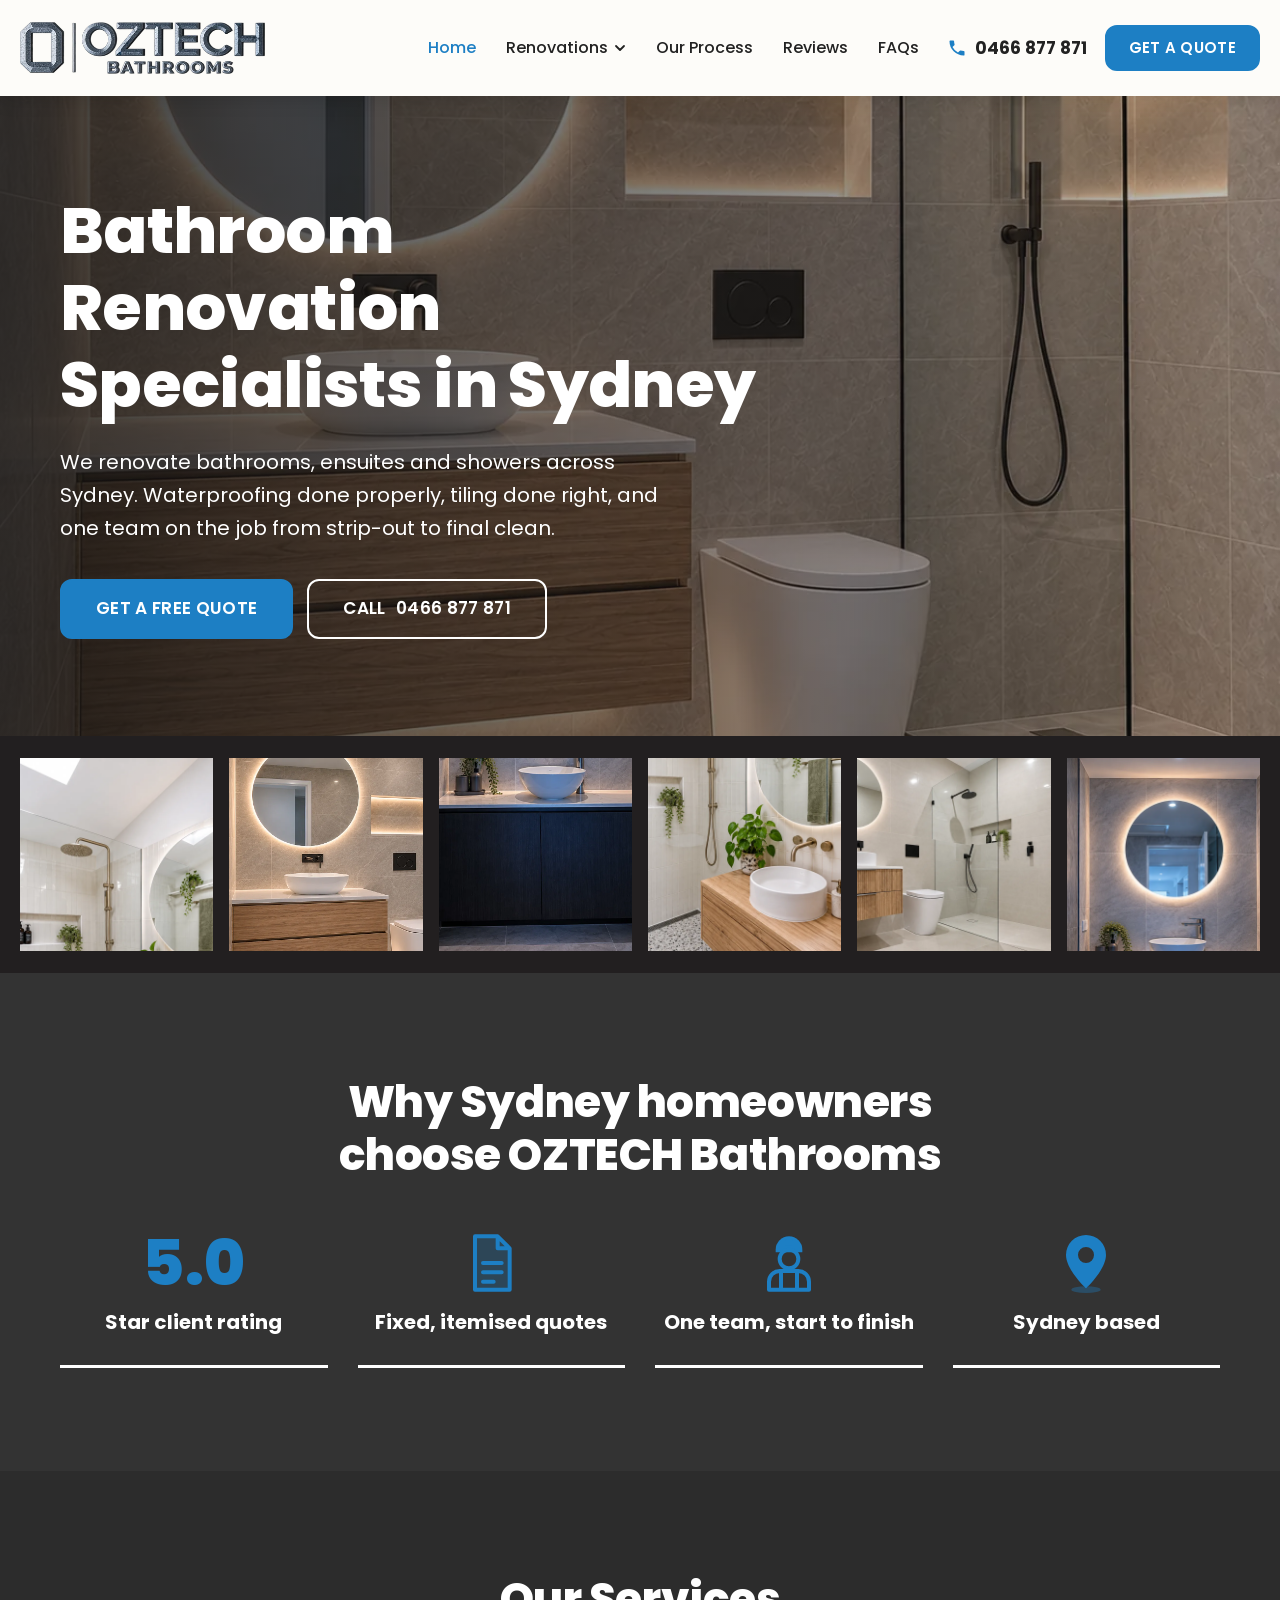
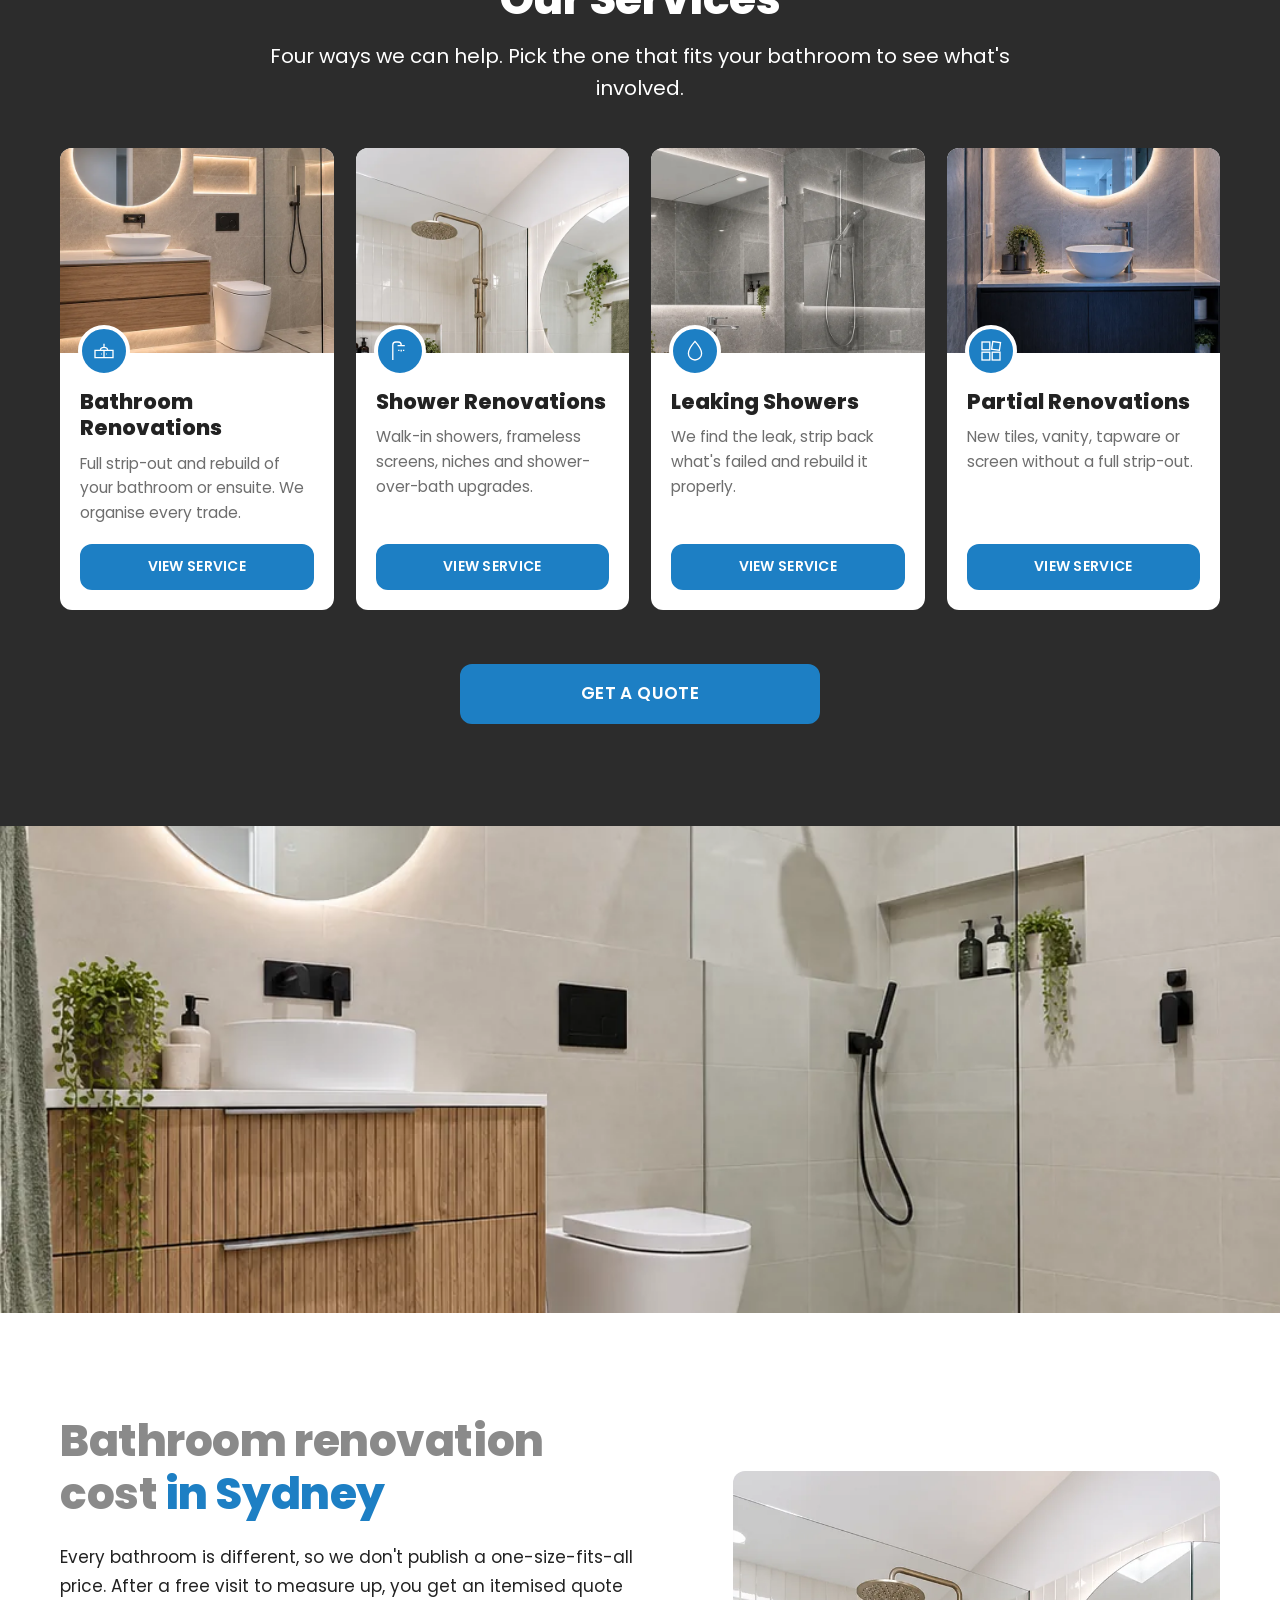
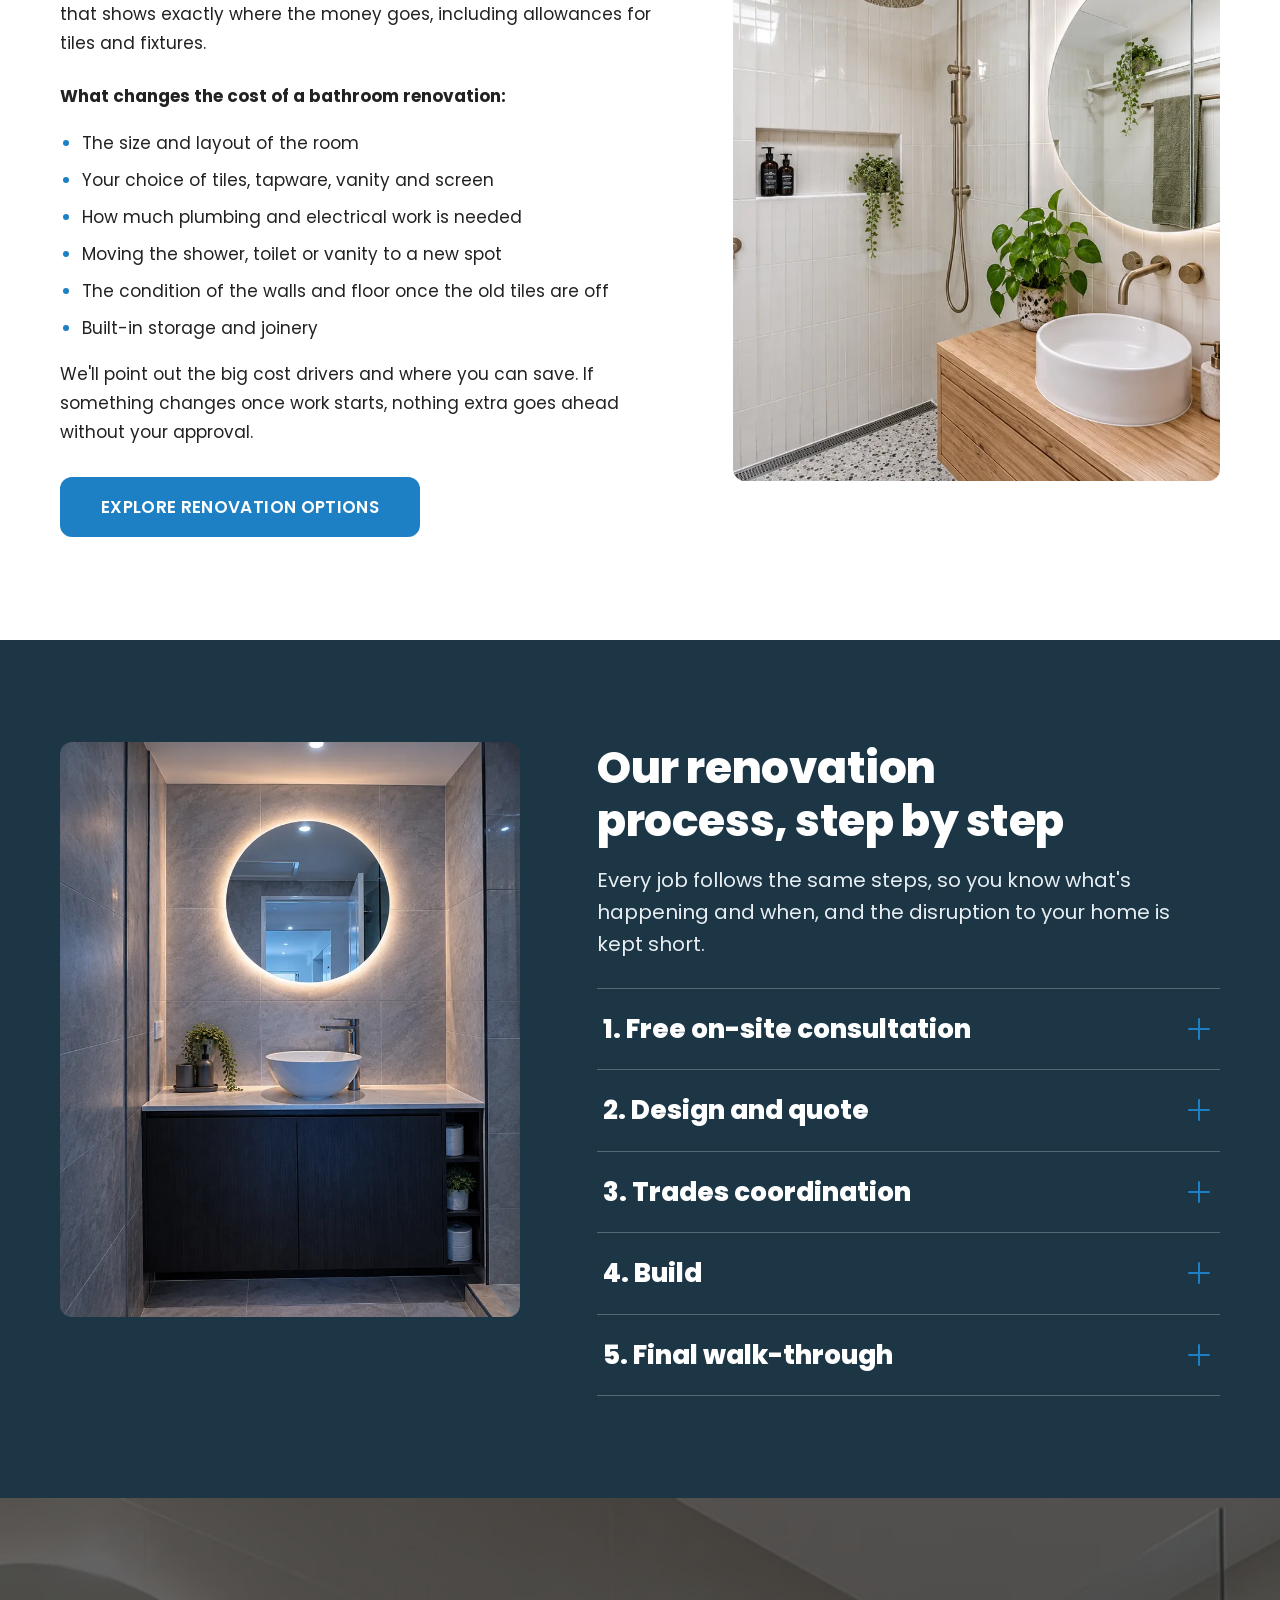
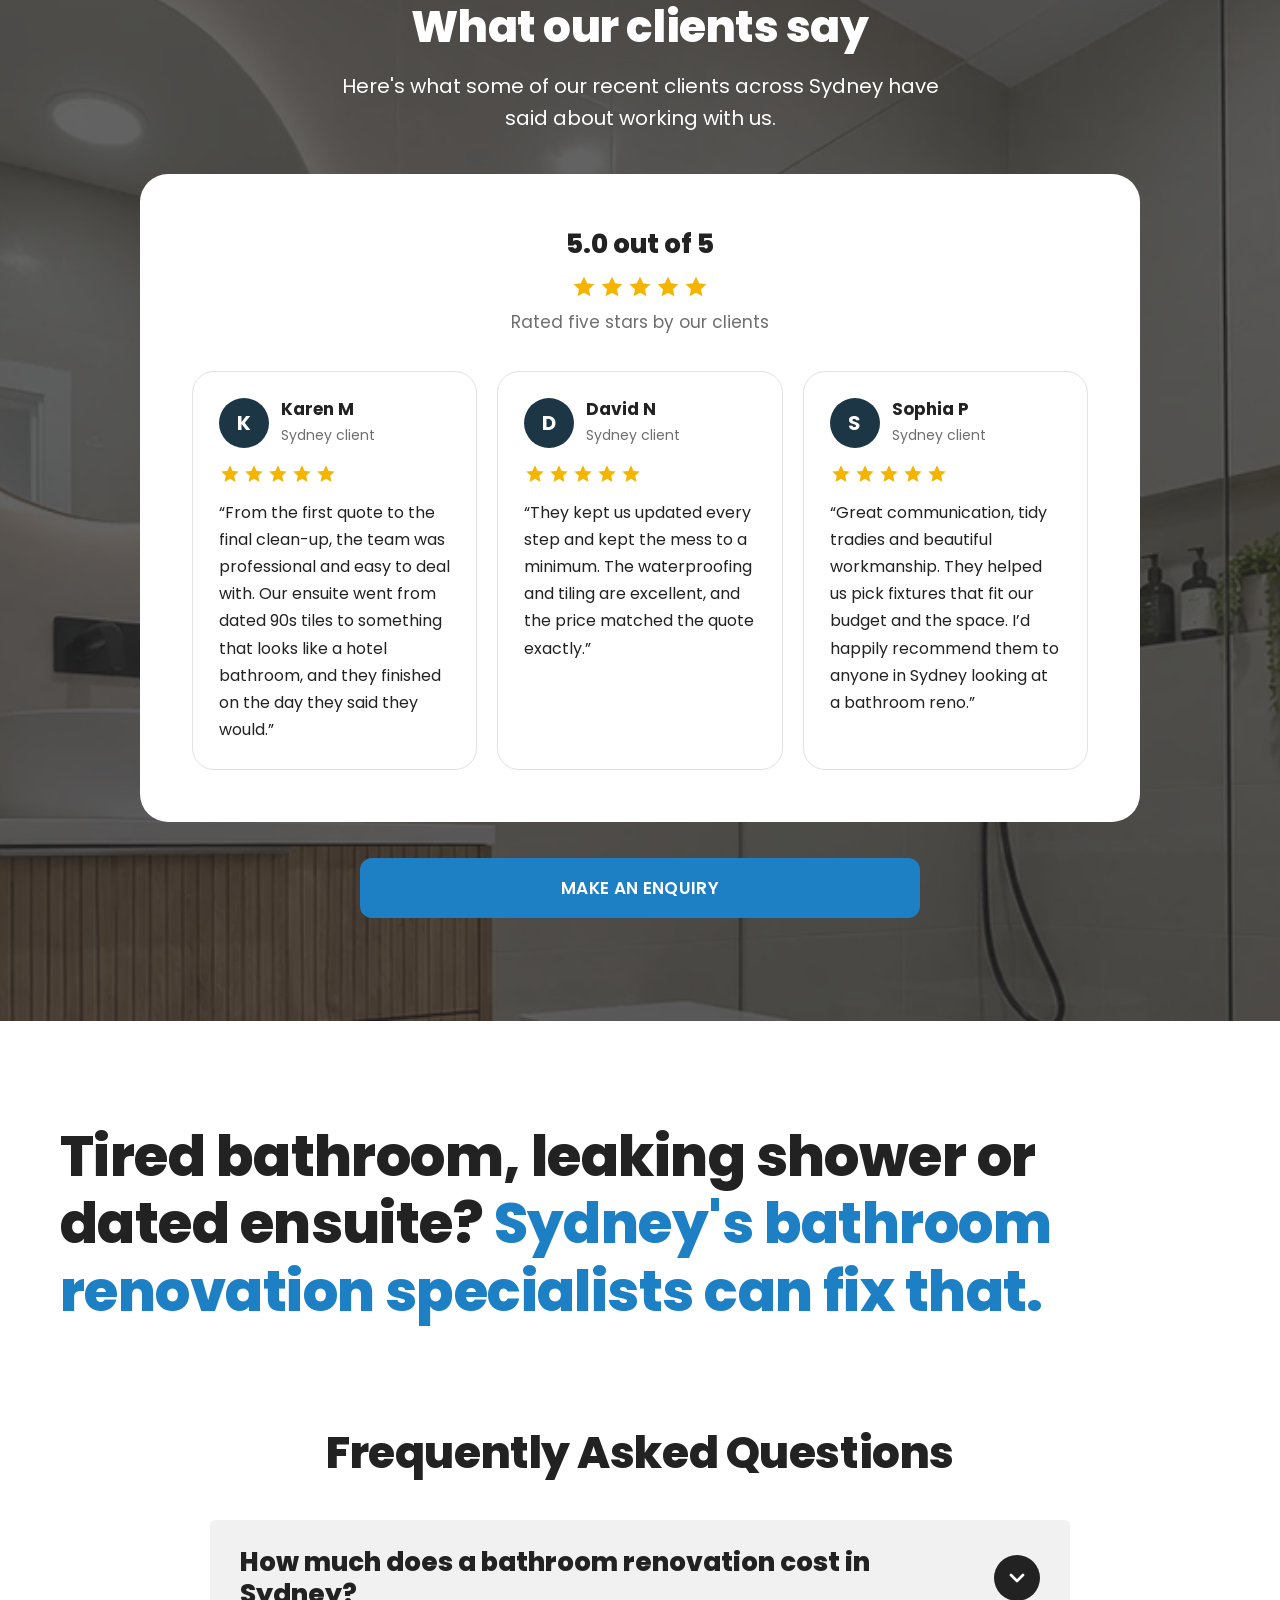
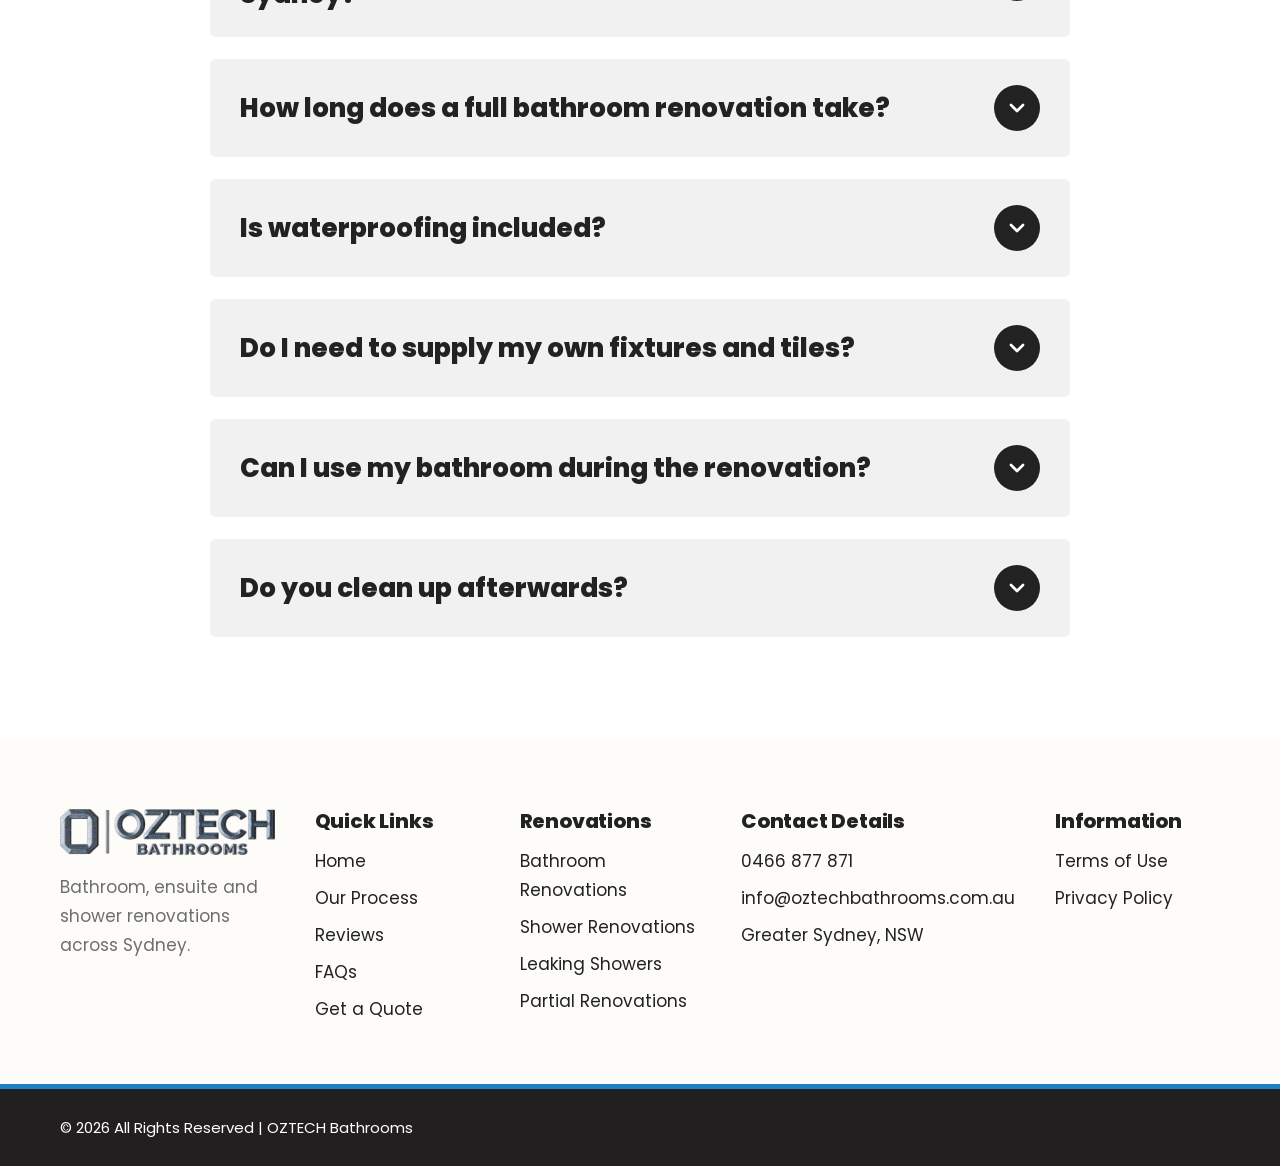
<file: index.html>
<!doctype html>
<html lang="en-AU" class="no-js">
<head>
<meta charset="utf-8">
<meta name="viewport" content="width=device-width, initial-scale=1, viewport-fit=cover">
<title>OZTECH Bathrooms | Bathroom Renovations Sydney</title>
<meta name="description" content="OZTECH Bathrooms: bathroom, ensuite and shower renovations in Sydney. Leaking shower repairs, waterproofing and partial renovations. Fixed, itemised quotes.">
<meta name="theme-color" content="#fdfcf9">
<meta property="og:type" content="website">
<meta property="og:site_name" content="OZTECH Bathrooms">
<meta property="og:title" content="OZTECH Bathrooms | Bathroom Renovations Sydney">
<meta property="og:description" content="OZTECH Bathrooms: bathroom, ensuite and shower renovations in Sydney. Leaking shower repairs, waterproofing and partial renovations. Fixed, itemised quotes.">
<meta property="og:image" content="assets/img/og-image.jpg">
<meta property="og:locale" content="en_AU">
<meta name="twitter:card" content="summary_large_image">
<link rel="icon" href="favicon.ico" sizes="32x32">
<link rel="apple-touch-icon" href="assets/img/apple-touch-icon.png">
<link rel="preconnect" href="https://fonts.googleapis.com">
<link rel="preconnect" href="https://fonts.gstatic.com" crossorigin>
<link rel="stylesheet" href="https://fonts.googleapis.com/css2?family=Poppins:wght@400;500;600;700;800&display=swap">
<link rel="stylesheet" href="assets/css/styles.css">
<script type="application/ld+json">{"@context": "https://schema.org", "@type": "HomeAndConstructionBusiness", "name": "OZTECH Bathrooms", "description": "Sydney bathroom renovation specialists: complete bathroom and ensuite renovations, shower renovations, leaking shower repairs and partial renovations.", "image": "assets/img/og-image.jpg", "logo": "assets/img/oztech-logo-960.png", "telephone": "+61466877871", "email": "info@oztechbathrooms.com.au", "address": {"@type": "PostalAddress", "addressLocality": "Sydney", "addressRegion": "NSW", "addressCountry": "AU"}, "areaServed": {"@type": "City", "name": "Sydney"}, "makesOffer": [{"@type": "Offer", "itemOffered": {"@type": "Service", "name": "Bathroom Renovations"}}, {"@type": "Offer", "itemOffered": {"@type": "Service", "name": "Shower Renovations"}}, {"@type": "Offer", "itemOffered": {"@type": "Service", "name": "Leaking Showers"}}, {"@type": "Offer", "itemOffered": {"@type": "Service", "name": "Partial Renovations"}}]}</script>
</head>
<body>
<a class="skip-link" href="#main">Skip to content</a>
<header class="site-header">
  <div class="header-inner">
    <a class="header-call" href="tel:+61466877871" data-biz-href="tel" aria-label="Call OZTECH Bathrooms"><svg viewBox="0 0 24 24" aria-hidden="true"><path fill="currentColor" d="M6.6 10.8a15.1 15.1 0 006.6 6.6l2.2-2.2a1 1 0 011-.25 11.4 11.4 0 003.6.57 1 1 0 011 1V20a1 1 0 01-1 1A17 17 0 013 4a1 1 0 011-1h3.5a1 1 0 011 1c0 1.25.2 2.45.57 3.57a1 1 0 01-.25 1z"/></svg></a>
    <a class="brand" href="index.html" aria-label="OZTECH Bathrooms home">
      <picture>
        <source srcset="assets/img/oztech-logo-480.webp 480w, assets/img/oztech-logo-960.webp 960w" sizes="220px" type="image/webp">
        <img src="assets/img/oztech-logo-480.png" alt="OZTECH Bathrooms" width="480" height="102" data-biz-img="logo">
      </picture>
    </a>
    <nav class="nav" aria-label="Primary">
      <ul>
        <li><a href="index.html" aria-current="page">Home</a></li>
        <li class="has-menu">
          <button class="nav-link" type="button" aria-expanded="false" aria-haspopup="true">Renovations <svg class="chev" viewBox="0 0 12 12" aria-hidden="true"><path d="M2 4l4 4 4-4" fill="none" stroke="currentColor" stroke-width="1.8" stroke-linecap="round" stroke-linejoin="round"/></svg></button>
          <ul class="menu"><li><a href="bathroom-renovations.html">Bathroom Renovations</a></li><li><a href="shower-renovations.html">Shower Renovations</a></li><li><a href="leaking-showers.html">Leaking Showers</a></li><li><a href="partial-renovations.html">Partial Renovations</a></li></ul>
        </li>
        <li><a href="#process">Our Process</a></li>
        <li><a href="#reviews">Reviews</a></li>
        <li><a href="#faq">FAQs</a></li>
      </ul>
    </nav>
    <div class="header-actions">
      <a class="header-phone" href="tel:+61466877871" data-biz-href="tel"><svg viewBox="0 0 24 24" aria-hidden="true"><path fill="currentColor" d="M6.6 10.8a15.1 15.1 0 006.6 6.6l2.2-2.2a1 1 0 011-.25 11.4 11.4 0 003.6.57 1 1 0 011 1V20a1 1 0 01-1 1A17 17 0 013 4a1 1 0 011-1h3.5a1 1 0 011 1c0 1.25.2 2.45.57 3.57a1 1 0 01-.25 1z"/></svg><span data-biz="phone">0466 877 871</span></a>
      <a class="btn btn--sm" href="get-a-quote.html">Get a Quote</a>
    </div>
    <button class="nav-toggle" type="button" aria-expanded="false" aria-controls="drawer" aria-label="Open menu"><svg viewBox="0 0 24 24" aria-hidden="true"><path d="M3 6h18M3 12h18M3 18h18" stroke="currentColor" stroke-width="2" stroke-linecap="round"/></svg></button>
  </div>
</header>

<div class="drawer" id="drawer" aria-hidden="true">
  <div class="drawer-top"><span>Menu</span><button class="drawer-close" type="button" aria-label="Close menu"><svg viewBox="0 0 24 24" aria-hidden="true"><path d="M5 5l14 14M19 5L5 19" stroke="currentColor" stroke-width="2" stroke-linecap="round"/></svg></button></div>
  <p class="drawer-label">Our Services</p>
  <ul class="drawer-list drawer-list--svc">
    <li><a href="bathroom-renovations.html"><span class="svc-bar__icon"><svg viewBox="0 0 20 20" fill="none" stroke="currentColor" stroke-width="1.1" aria-hidden="true"><path d="M2.5 9.5h15v6h-15zM10 9.5v6M7.5 12.5h.5M12 12.5h.5M7 9.5c0-1.5 1.3-2.5 3-2.5s3 1 3 2.5M10 4v3"/></svg></span>Bathroom Renovations</a></li><li><a href="shower-renovations.html"><span class="svc-bar__icon"><svg viewBox="0 0 20 20" fill="none" stroke="currentColor" stroke-width="1.1" aria-hidden="true"><path d="M4 17.5V5a2.5 2.5 0 012.5-2.5h2A2.5 2.5 0 0111 5v.5"/><path d="M8 5.5h6M9 9v1M11 9v1.5M13 9v1"/></svg></span>Shower Renovations</a></li><li><a href="leaking-showers.html"><span class="svc-bar__icon"><svg viewBox="0 0 20 20" fill="none" stroke="currentColor" stroke-width="1.1" aria-hidden="true"><path d="M10 2s5.5 6.2 5.5 10a5.5 5.5 0 01-11 0C4.5 8.2 10 2 10 2z"/></svg></span>Leaking Showers</a></li><li><a href="partial-renovations.html"><span class="svc-bar__icon"><svg viewBox="0 0 20 20" fill="none" stroke="currentColor" stroke-width="1.1" aria-hidden="true"><rect x="2.5" y="2.5" width="6.5" height="6.5"/><rect x="11" y="2.5" width="6.5" height="6.5" transform="rotate(8 14.25 5.75)"/><rect x="2.5" y="11" width="6.5" height="6.5"/><rect x="11" y="11" width="6.5" height="6.5"/></svg></span>Partial Renovations</a></li>
  </ul>
  <p class="drawer-label">More</p>
  <ul class="drawer-list">
    <li><a href="index.html">Home</a></li>
    <li><a href="#process">Our Process</a></li>
    <li><a href="#reviews">Reviews</a></li>
    <li><a href="#faq">FAQs</a></li>
  </ul>
  <div class="drawer-foot">
    <a class="btn btn--block" href="get-a-quote.html">Get a Free Quote</a>
    <a class="btn btn--outline btn--block" href="tel:+61466877871" data-biz-href="tel">Call <span data-biz="phone">0466 877 871</span></a>
  </div>
</div>

<main id="main">

<section class="hero" aria-labelledby="hero-title">
  <img class="hero-bg" src="assets/img/slots/home-hero-1600.webp" srcset="assets/img/slots/home-hero-800.webp 800w, assets/img/slots/home-hero-1600.webp 1600w" sizes="100vw" alt="Modern bathroom with a walk-in shower and large-format wall tiles" width="1600" height="900" fetchpriority="high" decoding="async">
  <div class="wrap hero-inner">
    <h1 id="hero-title">Bathroom Renovation Specialists in Sydney</h1>
    <p>We renovate bathrooms, ensuites and showers across Sydney. Waterproofing done properly, tiling done right, and one team on the job from strip-out to final clean.</p>
    <div class="actions">
      <a class="btn" href="get-a-quote.html">Get a Free Quote</a>
      <a class="btn btn--outline-light" href="tel:+61466877871" data-biz-href="tel">Call <span data-biz="phone">0466 877 871</span></a>
    </div>
  </div>
</section>

<div class="strip" aria-hidden="true"><ul><li><img src="assets/img/slots/strip-1-1600.webp" srcset="assets/img/slots/strip-1-800.webp 800w, assets/img/slots/strip-1-1600.webp 1600w" sizes="(max-width: 720px) 40vw, 17vw" alt="" width="1600" height="1600" loading="lazy" decoding="async"></li><li><img src="assets/img/slots/strip-2-1600.webp" srcset="assets/img/slots/strip-2-800.webp 800w, assets/img/slots/strip-2-1600.webp 1600w" sizes="(max-width: 720px) 40vw, 17vw" alt="" width="1600" height="1600" loading="lazy" decoding="async"></li><li><img src="assets/img/slots/strip-3-1600.webp" srcset="assets/img/slots/strip-3-800.webp 800w, assets/img/slots/strip-3-1600.webp 1600w" sizes="(max-width: 720px) 40vw, 17vw" alt="" width="1600" height="1600" loading="lazy" decoding="async"></li><li><img src="assets/img/slots/strip-4-1600.webp" srcset="assets/img/slots/strip-4-800.webp 800w, assets/img/slots/strip-4-1600.webp 1600w" sizes="(max-width: 720px) 40vw, 17vw" alt="" width="1600" height="1600" loading="lazy" decoding="async"></li><li><img src="assets/img/slots/strip-5-1600.webp" srcset="assets/img/slots/strip-5-800.webp 800w, assets/img/slots/strip-5-1600.webp 1600w" sizes="(max-width: 720px) 40vw, 17vw" alt="" width="1600" height="1600" loading="lazy" decoding="async"></li><li><img src="assets/img/slots/strip-6-1600.webp" srcset="assets/img/slots/strip-6-800.webp 800w, assets/img/slots/strip-6-1600.webp 1600w" sizes="(max-width: 720px) 40vw, 17vw" alt="" width="1600" height="1600" loading="lazy" decoding="async"></li></ul></div>

<section class="band band--charcoal why" aria-labelledby="why-title">
  <div class="wrap">
    <h2 id="why-title" class="center">Why Sydney homeowners choose OZTECH Bathrooms</h2>
    <ul class="why-grid">
      <li><span class="why-num">5.0</span><strong>Star client rating</strong></li>
      <li><span class="why-icon"><svg viewBox="0 0 48 48" aria-hidden="true"><path fill="currentColor" d="M12 4h17l9 9v31H12z" opacity=".25"/><path fill="none" stroke="currentColor" stroke-width="3" stroke-linejoin="round" d="M12 4h17l9 9v31H12zM29 4v9h9"/><path stroke="currentColor" stroke-width="3" stroke-linecap="round" d="M18 24h14M18 31h14M18 38h8"/></svg></span><strong>Fixed, itemised quotes</strong></li>
      <li><span class="why-icon"><svg viewBox="0 0 48 48" aria-hidden="true"><path fill="currentColor" d="M14 14a10 10 0 0120 0v2H14z"/><rect x="21" y="6" width="6" height="5" rx="1" fill="currentColor"/><circle cx="24" cy="21" r="7" fill="none" stroke="currentColor" stroke-width="3"/><path fill="none" stroke="currentColor" stroke-width="3" stroke-linejoin="round" d="M9 44v-6a8 8 0 018-8h14a8 8 0 018 8v6zM18 30v14M30 30v14"/></svg></span><strong>One team, start to finish</strong></li>
      <li><span class="why-icon"><svg viewBox="0 0 48 48" aria-hidden="true"><path fill="currentColor" d="M24 3a15 15 0 00-15 15c0 11 15 25 15 25s15-14 15-25A15 15 0 0024 3zm0 21a6 6 0 110-12 6 6 0 010 12z"/><ellipse cx="24" cy="44" rx="11" ry="2.5" fill="currentColor" opacity=".35"/></svg></span><strong>Sydney based</strong></li>
    </ul>
  </div>
</section>

<section class="band band--charcoal-2" id="services" aria-labelledby="services-title">
  <div class="wrap">
    <div class="intro intro--center">
      <h2 id="services-title">Our Services</h2>
      <p class="lead">Four ways we can help. Pick the one that fits your bathroom to see what's involved.</p>
    </div>
    <div class="svc-cards"><a class="svc-card" href="bathroom-renovations.html">
          <span class="svc-card__img"><img src="assets/img/slots/svc-bathroom-1600.webp" srcset="assets/img/slots/svc-bathroom-800.webp 800w, assets/img/slots/svc-bathroom-1600.webp 1600w" sizes="(max-width: 640px) 100vw, (max-width: 1100px) 50vw, 25vw" alt="" width="1600" height="1000" loading="lazy" decoding="async"><span class="svc-card__icon"><svg viewBox="0 0 20 20" fill="none" stroke="currentColor" stroke-width="1.1" aria-hidden="true"><path d="M2.5 9.5h15v6h-15zM10 9.5v6M7.5 12.5h.5M12 12.5h.5M7 9.5c0-1.5 1.3-2.5 3-2.5s3 1 3 2.5M10 4v3"/></svg></span></span>
          <span class="svc-card__body">
            <strong>Bathroom Renovations</strong>
            <span>Full strip-out and rebuild of your bathroom or ensuite. We organise every trade.</span>
            <span class="btn btn--sm btn--block">View service</span>
          </span>
        </a><a class="svc-card" href="shower-renovations.html">
          <span class="svc-card__img"><img src="assets/img/slots/svc-shower-1600.webp" srcset="assets/img/slots/svc-shower-800.webp 800w, assets/img/slots/svc-shower-1600.webp 1600w" sizes="(max-width: 640px) 100vw, (max-width: 1100px) 50vw, 25vw" alt="" width="1600" height="1000" loading="lazy" decoding="async"><span class="svc-card__icon"><svg viewBox="0 0 20 20" fill="none" stroke="currentColor" stroke-width="1.1" aria-hidden="true"><path d="M4 17.5V5a2.5 2.5 0 012.5-2.5h2A2.5 2.5 0 0111 5v.5"/><path d="M8 5.5h6M9 9v1M11 9v1.5M13 9v1"/></svg></span></span>
          <span class="svc-card__body">
            <strong>Shower Renovations</strong>
            <span>Walk-in showers, frameless screens, niches and shower-over-bath upgrades.</span>
            <span class="btn btn--sm btn--block">View service</span>
          </span>
        </a><a class="svc-card" href="leaking-showers.html">
          <span class="svc-card__img"><img src="assets/img/slots/svc-leaking-1600.webp" srcset="assets/img/slots/svc-leaking-800.webp 800w, assets/img/slots/svc-leaking-1600.webp 1600w" sizes="(max-width: 640px) 100vw, (max-width: 1100px) 50vw, 25vw" alt="" width="1600" height="1000" loading="lazy" decoding="async"><span class="svc-card__icon"><svg viewBox="0 0 20 20" fill="none" stroke="currentColor" stroke-width="1.1" aria-hidden="true"><path d="M10 2s5.5 6.2 5.5 10a5.5 5.5 0 01-11 0C4.5 8.2 10 2 10 2z"/></svg></span></span>
          <span class="svc-card__body">
            <strong>Leaking Showers</strong>
            <span>We find the leak, strip back what's failed and rebuild it properly.</span>
            <span class="btn btn--sm btn--block">View service</span>
          </span>
        </a><a class="svc-card" href="partial-renovations.html">
          <span class="svc-card__img"><img src="assets/img/slots/svc-partial-1600.webp" srcset="assets/img/slots/svc-partial-800.webp 800w, assets/img/slots/svc-partial-1600.webp 1600w" sizes="(max-width: 640px) 100vw, (max-width: 1100px) 50vw, 25vw" alt="" width="1600" height="1000" loading="lazy" decoding="async"><span class="svc-card__icon"><svg viewBox="0 0 20 20" fill="none" stroke="currentColor" stroke-width="1.1" aria-hidden="true"><rect x="2.5" y="2.5" width="6.5" height="6.5"/><rect x="11" y="2.5" width="6.5" height="6.5" transform="rotate(8 14.25 5.75)"/><rect x="2.5" y="11" width="6.5" height="6.5"/><rect x="11" y="11" width="6.5" height="6.5"/></svg></span></span>
          <span class="svc-card__body">
            <strong>Partial Renovations</strong>
            <span>New tiles, vanity, tapware or screen without a full strip-out.</span>
            <span class="btn btn--sm btn--block">View service</span>
          </span>
        </a></div>
    <div class="actions"><a class="btn btn--wide" href="get-a-quote.html">Get a Quote</a></div>
  </div>
</section>

<div class="photo-band"><img src="assets/img/slots/band-1600.webp" srcset="assets/img/slots/band-800.webp 800w, assets/img/slots/band-1600.webp 1600w" sizes="100vw" alt="Bright modern bathroom with a freestanding bath and walk-in shower" width="1600" height="686" loading="lazy" decoding="async"></div>

<section class="band band--white" aria-labelledby="cost-title">
  <div class="wrap split">
    <div class="prose-block">
      <h2 id="cost-title" class="h-muted">Bathroom renovation cost <span class="accent">in Sydney</span></h2>
      <p>Every bathroom is different, so we don't publish a one-size-fits-all price. After a free visit to measure up, you get an itemised quote that shows exactly where the money goes, including allowances for tiles and fixtures.</p>
      <p class="sub">What changes the cost of a bathroom renovation:</p>
      <ul class="bullets">
        <li>The size and layout of the room</li>
        <li>Your choice of tiles, tapware, vanity and screen</li>
        <li>How much plumbing and electrical work is needed</li>
        <li>Moving the shower, toilet or vanity to a new spot</li>
        <li>The condition of the walls and floor once the old tiles are off</li>
        <li>Built-in storage and joinery</li>
      </ul>
      <p>We'll point out the big cost drivers and where you can save. If something changes once work starts, nothing extra goes ahead without your approval.</p>
      <a class="btn btn--wide" href="#services">Explore Renovation Options</a>
    </div>
    <div class="split-img"><img src="assets/img/slots/cost-1600.webp" srcset="assets/img/slots/cost-800.webp 800w, assets/img/slots/cost-1600.webp 1600w" sizes="(max-width: 900px) 100vw, 40vw" alt="Wall-hung timber vanity with a round mirror and matte black tapware" width="1600" height="2000" loading="lazy" decoding="async"></div>
  </div>
</section>

<section class="band band--navy" id="process" aria-labelledby="process-title">
  <div class="wrap split split--top">
    <div class="split-img"><img src="assets/img/slots/process-1600.webp" srcset="assets/img/slots/process-800.webp 800w, assets/img/slots/process-1600.webp 1600w" sizes="(max-width: 900px) 100vw, 40vw" alt="Modern vanity with a vessel basin and wall mixer" width="1600" height="2000" loading="lazy" decoding="async"></div>
    <div>
      <h2 id="process-title">Our renovation process, step by step</h2>
      <p class="lead">Every job follows the same steps, so you know what's happening and when, and the disruption to your home is kept short.</p>
      <div class="steps"><details><summary><span>1. Free on-site consultation</span><svg class="plus" viewBox="0 0 24 24" aria-hidden="true"><path d="M12 4v16M4 12h16" stroke="currentColor" stroke-width="1.6" stroke-linecap="round"/></svg></summary><p>We come to you, measure up and talk through what you want, what's possible in the space and roughly what it will involve.</p></details><details><summary><span>2. Design and quote</span><svg class="plus" viewBox="0 0 24 24" aria-hidden="true"><path d="M12 4v16M4 12h16" stroke="currentColor" stroke-width="1.6" stroke-linecap="round"/></svg></summary><p>You get an itemised quote with allowances for tiles and fixtures, plus help choosing finishes that suit your budget.</p></details><details><summary><span>3. Trades coordination</span><svg class="plus" viewBox="0 0 24 24" aria-hidden="true"><path d="M12 4v16M4 12h16" stroke="currentColor" stroke-width="1.6" stroke-linecap="round"/></svg></summary><p>We book the plumber, electrician, waterproofer and tiler in the right order, so you're not chasing anyone.</p></details><details><summary><span>4. Build</span><svg class="plus" viewBox="0 0 24 24" aria-hidden="true"><path d="M12 4v16M4 12h16" stroke="currentColor" stroke-width="1.6" stroke-linecap="round"/></svg></summary><p>Strip-out, rough-in, waterproofing, tiling and fit-off, with updates from us as each stage is finished.</p></details><details><summary><span>5. Final walk-through</span><svg class="plus" viewBox="0 0 24 24" aria-hidden="true"><path d="M12 4v16M4 12h16" stroke="currentColor" stroke-width="1.6" stroke-linecap="round"/></svg></summary><p>We go over the finished bathroom with you, sort out anything that isn't right and leave the place clean.</p></details></div>
    </div>
  </div>
</section>

<section class="reviews" id="reviews" aria-labelledby="reviews-title">
  <img class="reviews-bg" src="assets/img/slots/reviews-bg-1600.webp" srcset="assets/img/slots/reviews-bg-800.webp 800w, assets/img/slots/reviews-bg-1600.webp 1600w" sizes="100vw" alt="" width="1600" height="900" loading="lazy" decoding="async">
  <div class="wrap reviews-inner">
    <h2 id="reviews-title" class="center">What our clients say</h2>
    <p class="lead center">Here's what some of our recent clients across Sydney have said about working with us.</p>
    <div class="review-box">
      <div class="rating">
        <strong>5.0 out of 5</strong>
        <span class="stars" role="img" aria-label="5 out of 5 stars"><svg viewBox="0 0 24 24" aria-hidden="true"><path fill="currentColor" d="M12 2.5l2.9 6.1 6.6.8-4.9 4.6 1.3 6.6L12 17.3l-5.9 3.3 1.3-6.6-4.9-4.6 6.6-.8z"/></svg><svg viewBox="0 0 24 24" aria-hidden="true"><path fill="currentColor" d="M12 2.5l2.9 6.1 6.6.8-4.9 4.6 1.3 6.6L12 17.3l-5.9 3.3 1.3-6.6-4.9-4.6 6.6-.8z"/></svg><svg viewBox="0 0 24 24" aria-hidden="true"><path fill="currentColor" d="M12 2.5l2.9 6.1 6.6.8-4.9 4.6 1.3 6.6L12 17.3l-5.9 3.3 1.3-6.6-4.9-4.6 6.6-.8z"/></svg><svg viewBox="0 0 24 24" aria-hidden="true"><path fill="currentColor" d="M12 2.5l2.9 6.1 6.6.8-4.9 4.6 1.3 6.6L12 17.3l-5.9 3.3 1.3-6.6-4.9-4.6 6.6-.8z"/></svg><svg viewBox="0 0 24 24" aria-hidden="true"><path fill="currentColor" d="M12 2.5l2.9 6.1 6.6.8-4.9 4.6 1.3 6.6L12 17.3l-5.9 3.3 1.3-6.6-4.9-4.6 6.6-.8z"/></svg></span>
        <span>Rated five stars by our clients</span>
      </div>
      <div class="carousel" data-carousel>
        <div class="carousel-track"><figure class="review-card">
        <figcaption><span class="avatar" aria-hidden="true">K</span><span><strong>Karen M</strong><small>Sydney client</small></span></figcaption>
        <span class="stars" role="img" aria-label="5 out of 5 stars"><svg viewBox="0 0 24 24" aria-hidden="true"><path fill="currentColor" d="M12 2.5l2.9 6.1 6.6.8-4.9 4.6 1.3 6.6L12 17.3l-5.9 3.3 1.3-6.6-4.9-4.6 6.6-.8z"/></svg><svg viewBox="0 0 24 24" aria-hidden="true"><path fill="currentColor" d="M12 2.5l2.9 6.1 6.6.8-4.9 4.6 1.3 6.6L12 17.3l-5.9 3.3 1.3-6.6-4.9-4.6 6.6-.8z"/></svg><svg viewBox="0 0 24 24" aria-hidden="true"><path fill="currentColor" d="M12 2.5l2.9 6.1 6.6.8-4.9 4.6 1.3 6.6L12 17.3l-5.9 3.3 1.3-6.6-4.9-4.6 6.6-.8z"/></svg><svg viewBox="0 0 24 24" aria-hidden="true"><path fill="currentColor" d="M12 2.5l2.9 6.1 6.6.8-4.9 4.6 1.3 6.6L12 17.3l-5.9 3.3 1.3-6.6-4.9-4.6 6.6-.8z"/></svg><svg viewBox="0 0 24 24" aria-hidden="true"><path fill="currentColor" d="M12 2.5l2.9 6.1 6.6.8-4.9 4.6 1.3 6.6L12 17.3l-5.9 3.3 1.3-6.6-4.9-4.6 6.6-.8z"/></svg></span>
        <blockquote>&ldquo;From the first quote to the final clean-up, the team was professional and easy to deal with. Our ensuite went from dated 90s tiles to something that looks like a hotel bathroom, and they finished on the day they said they would.&rdquo;</blockquote>
      </figure><figure class="review-card">
        <figcaption><span class="avatar" aria-hidden="true">D</span><span><strong>David N</strong><small>Sydney client</small></span></figcaption>
        <span class="stars" role="img" aria-label="5 out of 5 stars"><svg viewBox="0 0 24 24" aria-hidden="true"><path fill="currentColor" d="M12 2.5l2.9 6.1 6.6.8-4.9 4.6 1.3 6.6L12 17.3l-5.9 3.3 1.3-6.6-4.9-4.6 6.6-.8z"/></svg><svg viewBox="0 0 24 24" aria-hidden="true"><path fill="currentColor" d="M12 2.5l2.9 6.1 6.6.8-4.9 4.6 1.3 6.6L12 17.3l-5.9 3.3 1.3-6.6-4.9-4.6 6.6-.8z"/></svg><svg viewBox="0 0 24 24" aria-hidden="true"><path fill="currentColor" d="M12 2.5l2.9 6.1 6.6.8-4.9 4.6 1.3 6.6L12 17.3l-5.9 3.3 1.3-6.6-4.9-4.6 6.6-.8z"/></svg><svg viewBox="0 0 24 24" aria-hidden="true"><path fill="currentColor" d="M12 2.5l2.9 6.1 6.6.8-4.9 4.6 1.3 6.6L12 17.3l-5.9 3.3 1.3-6.6-4.9-4.6 6.6-.8z"/></svg><svg viewBox="0 0 24 24" aria-hidden="true"><path fill="currentColor" d="M12 2.5l2.9 6.1 6.6.8-4.9 4.6 1.3 6.6L12 17.3l-5.9 3.3 1.3-6.6-4.9-4.6 6.6-.8z"/></svg></span>
        <blockquote>&ldquo;They kept us updated every step and kept the mess to a minimum. The waterproofing and tiling are excellent, and the price matched the quote exactly.&rdquo;</blockquote>
      </figure><figure class="review-card">
        <figcaption><span class="avatar" aria-hidden="true">S</span><span><strong>Sophia P</strong><small>Sydney client</small></span></figcaption>
        <span class="stars" role="img" aria-label="5 out of 5 stars"><svg viewBox="0 0 24 24" aria-hidden="true"><path fill="currentColor" d="M12 2.5l2.9 6.1 6.6.8-4.9 4.6 1.3 6.6L12 17.3l-5.9 3.3 1.3-6.6-4.9-4.6 6.6-.8z"/></svg><svg viewBox="0 0 24 24" aria-hidden="true"><path fill="currentColor" d="M12 2.5l2.9 6.1 6.6.8-4.9 4.6 1.3 6.6L12 17.3l-5.9 3.3 1.3-6.6-4.9-4.6 6.6-.8z"/></svg><svg viewBox="0 0 24 24" aria-hidden="true"><path fill="currentColor" d="M12 2.5l2.9 6.1 6.6.8-4.9 4.6 1.3 6.6L12 17.3l-5.9 3.3 1.3-6.6-4.9-4.6 6.6-.8z"/></svg><svg viewBox="0 0 24 24" aria-hidden="true"><path fill="currentColor" d="M12 2.5l2.9 6.1 6.6.8-4.9 4.6 1.3 6.6L12 17.3l-5.9 3.3 1.3-6.6-4.9-4.6 6.6-.8z"/></svg><svg viewBox="0 0 24 24" aria-hidden="true"><path fill="currentColor" d="M12 2.5l2.9 6.1 6.6.8-4.9 4.6 1.3 6.6L12 17.3l-5.9 3.3 1.3-6.6-4.9-4.6 6.6-.8z"/></svg></span>
        <blockquote>&ldquo;Great communication, tidy tradies and beautiful workmanship. They helped us pick fixtures that fit our budget and the space. I’d happily recommend them to anyone in Sydney looking at a bathroom reno.&rdquo;</blockquote>
      </figure></div>
        <button class="carousel-btn prev" type="button" aria-label="Previous review"><svg viewBox="0 0 24 24" aria-hidden="true"><path d="M15 5l-7 7 7 7" fill="none" stroke="currentColor" stroke-width="2.4" stroke-linecap="round" stroke-linejoin="round"/></svg></button>
        <button class="carousel-btn next" type="button" aria-label="Next review"><svg viewBox="0 0 24 24" aria-hidden="true"><path d="M9 5l7 7-7 7" fill="none" stroke="currentColor" stroke-width="2.4" stroke-linecap="round" stroke-linejoin="round"/></svg></button>
      </div>
    </div>
    <div class="actions actions--stack">
      <a class="btn btn--block" href="get-a-quote.html">Make an Enquiry</a>
    </div>
  </div>
</section>

<section class="band band--white statement" aria-labelledby="statement-title">
  <div class="wrap">
    <h2 id="statement-title">Tired bathroom, leaking shower or dated ensuite? <span class="accent">Sydney's bathroom renovation specialists can fix that.</span></h2>
  </div>
</section>

<section class="band band--white band--tight-top" id="faq" aria-labelledby="faq-title">
  <div class="wrap wrap--narrow">
    <h2 id="faq-title" class="center">Frequently Asked Questions</h2>
    <div class="faq"><details><summary><span>How much does a bathroom renovation cost in Sydney?</span><i aria-hidden="true"><svg class="chev" viewBox="0 0 12 12" aria-hidden="true"><path d="M2 4l4 4 4-4" fill="none" stroke="currentColor" stroke-width="1.8" stroke-linecap="round" stroke-linejoin="round"/></svg></i></summary><div class="faq-a"><p>Every bathroom is different. The size of the room, the condition behind the tiles, plumbing changes and the fixtures you choose all affect the price. That's why we quote after seeing the space in person.</p><p>After an on-site visit you'll receive a fixed, itemised quote so you know exactly what's included before any work begins.</p></div></details><details><summary><span>How long does a full bathroom renovation take?</span><i aria-hidden="true"><svg class="chev" viewBox="0 0 12 12" aria-hidden="true"><path d="M2 4l4 4 4-4" fill="none" stroke="currentColor" stroke-width="1.8" stroke-linecap="round" stroke-linejoin="round"/></svg></i></summary><div class="faq-a"><p>Timeframes depend on scope, but we give you a realistic schedule up front and keep you updated at every stage. Waterproofing needs proper curing time, and we never rush it. It's the part of a bathroom you can't see but rely on most.</p></div></details><details><summary><span>Is waterproofing included?</span><i aria-hidden="true"><svg class="chev" viewBox="0 0 12 12" aria-hidden="true"><path d="M2 4l4 4 4-4" fill="none" stroke="currentColor" stroke-width="1.8" stroke-linecap="round" stroke-linejoin="round"/></svg></i></summary><div class="faq-a"><p>Yes. Waterproofing is included in every renovation that involves wet areas, and it's done before any tiling starts. We never skip it or cut corners on it.</p></div></details><details><summary><span>Do I need to supply my own fixtures and tiles?</span><i aria-hidden="true"><svg class="chev" viewBox="0 0 12 12" aria-hidden="true"><path d="M2 4l4 4 4-4" fill="none" stroke="currentColor" stroke-width="1.8" stroke-linecap="round" stroke-linejoin="round"/></svg></i></summary><div class="faq-a"><p>You can, but you don't have to. We're happy to help you choose tiles, tapware, vanities and screens that suit your space, style and budget, or work with selections you've already made.</p></div></details><details><summary><span>Can I use my bathroom during the renovation?</span><i aria-hidden="true"><svg class="chev" viewBox="0 0 12 12" aria-hidden="true"><path d="M2 4l4 4 4-4" fill="none" stroke="currentColor" stroke-width="1.8" stroke-linecap="round" stroke-linejoin="round"/></svg></i></summary><div class="faq-a"><p>For a full renovation the room will be out of action while we work. If it's your only bathroom, talk to us during the quote and we'll plan the schedule to keep the disruption as short as possible.</p></div></details><details><summary><span>Do you clean up afterwards?</span><i aria-hidden="true"><svg class="chev" viewBox="0 0 12 12" aria-hidden="true"><path d="M2 4l4 4 4-4" fill="none" stroke="currentColor" stroke-width="1.8" stroke-linecap="round" stroke-linejoin="round"/></svg></i></summary><div class="faq-a"><p>Always. We protect floors and access paths during the job, keep the site tidy as we go and finish with a thorough clean, so your new bathroom is ready to use.</p></div></details></div>
  </div>
</section>

</main>

<footer class="site-footer">
  <div class="wrap footer-grid">
    <div class="footer-brand">
      <img src="assets/img/oztech-logo-480.png" alt="OZTECH Bathrooms" width="480" height="102" loading="lazy" data-biz-img="logo">
      <p>Bathroom, ensuite and shower renovations across Sydney.</p>
      <div class="footer-social" data-biz-social hidden>
        <a href="#" data-biz-link="facebook" data-biz-wrap hidden aria-label="Facebook" target="_blank" rel="noopener"><svg viewBox="0 0 24 24" aria-hidden="true"><path fill="currentColor" d="M14 8.5V6.8c0-.8.2-1.3 1.4-1.3H17V2.6c-.3 0-1.2-.1-2.4-.1-2.4 0-4 1.4-4 4.1v1.9H8V12h2.6v9.5H14V12h2.7l.4-3.5z"/></svg></a>
        <a href="#" data-biz-link="instagram" data-biz-wrap hidden aria-label="Instagram" target="_blank" rel="noopener"><svg viewBox="0 0 24 24" aria-hidden="true"><rect x="3" y="3" width="18" height="18" rx="5" fill="none" stroke="currentColor" stroke-width="2"/><circle cx="12" cy="12" r="4.2" fill="none" stroke="currentColor" stroke-width="2"/><circle cx="17.4" cy="6.6" r="1.2" fill="currentColor"/></svg></a>
      </div>
    </div>
    <div>
      <h3>Quick Links</h3>
      <ul class="footer-links">
        <li><a href="index.html">Home</a></li>
        <li><a href="index.html#process">Our Process</a></li>
        <li><a href="index.html#reviews">Reviews</a></li>
        <li><a href="index.html#faq">FAQs</a></li>
        <li><a href="get-a-quote.html">Get a Quote</a></li>
      </ul>
    </div>
    <div>
      <h3>Renovations</h3>
      <ul class="footer-links"><li><a href="bathroom-renovations.html">Bathroom Renovations</a></li><li><a href="shower-renovations.html">Shower Renovations</a></li><li><a href="leaking-showers.html">Leaking Showers</a></li><li><a href="partial-renovations.html">Partial Renovations</a></li></ul>
    </div>
    <div>
      <h3>Contact Details</h3>
      <ul class="footer-links">
        <li><a href="tel:+61466877871" data-biz-href="tel"><span data-biz="phone">0466 877 871</span></a></li>
        <li><a href="mailto:info@oztechbathrooms.com.au" data-biz-href="mailto"><span data-biz="email">info@oztechbathrooms.com.au</span></a></li>
        <li><span data-biz="service_area">Greater Sydney, NSW</span></li>
      </ul>
      <div class="footer-hours" data-biz-wrap hidden>
        <h3>Business Hours</h3>
        <p data-biz="hours" data-biz-optional></p>
      </div>
    </div>
    <div>
      <h3>Information</h3>
      <ul class="footer-links">
        <li><a href="terms.html">Terms of Use</a></li>
        <li><a href="privacy-policy.html">Privacy Policy</a></li>
      </ul>
      <ul class="footer-legal">
        <li data-biz-wrap hidden><span data-biz="abn" data-biz-optional data-biz-format="ABN {}"></span></li>
        <li data-biz-wrap hidden><span data-biz="licence" data-biz-optional data-biz-format="Builders Lic no. {}"></span></li>
      </ul>
    </div>
  </div>
  <div class="footer-bar">
    <div class="wrap">&copy; <span data-year>2026</span> All Rights Reserved | <span data-biz="business_name">OZTECH Bathrooms</span></div>
  </div>
</footer>

<a class="to-top" href="#main" aria-label="Back to top"><svg viewBox="0 0 24 24" aria-hidden="true"><path d="M5 15l7-7 7 7" fill="none" stroke="currentColor" stroke-width="3" stroke-linecap="round" stroke-linejoin="round"/></svg></a>

<script src="assets/js/config.js" defer></script>
<script src="assets/js/cms.js" defer></script>
<script src="assets/js/main.js" defer></script>
</body>
</html>
</file>
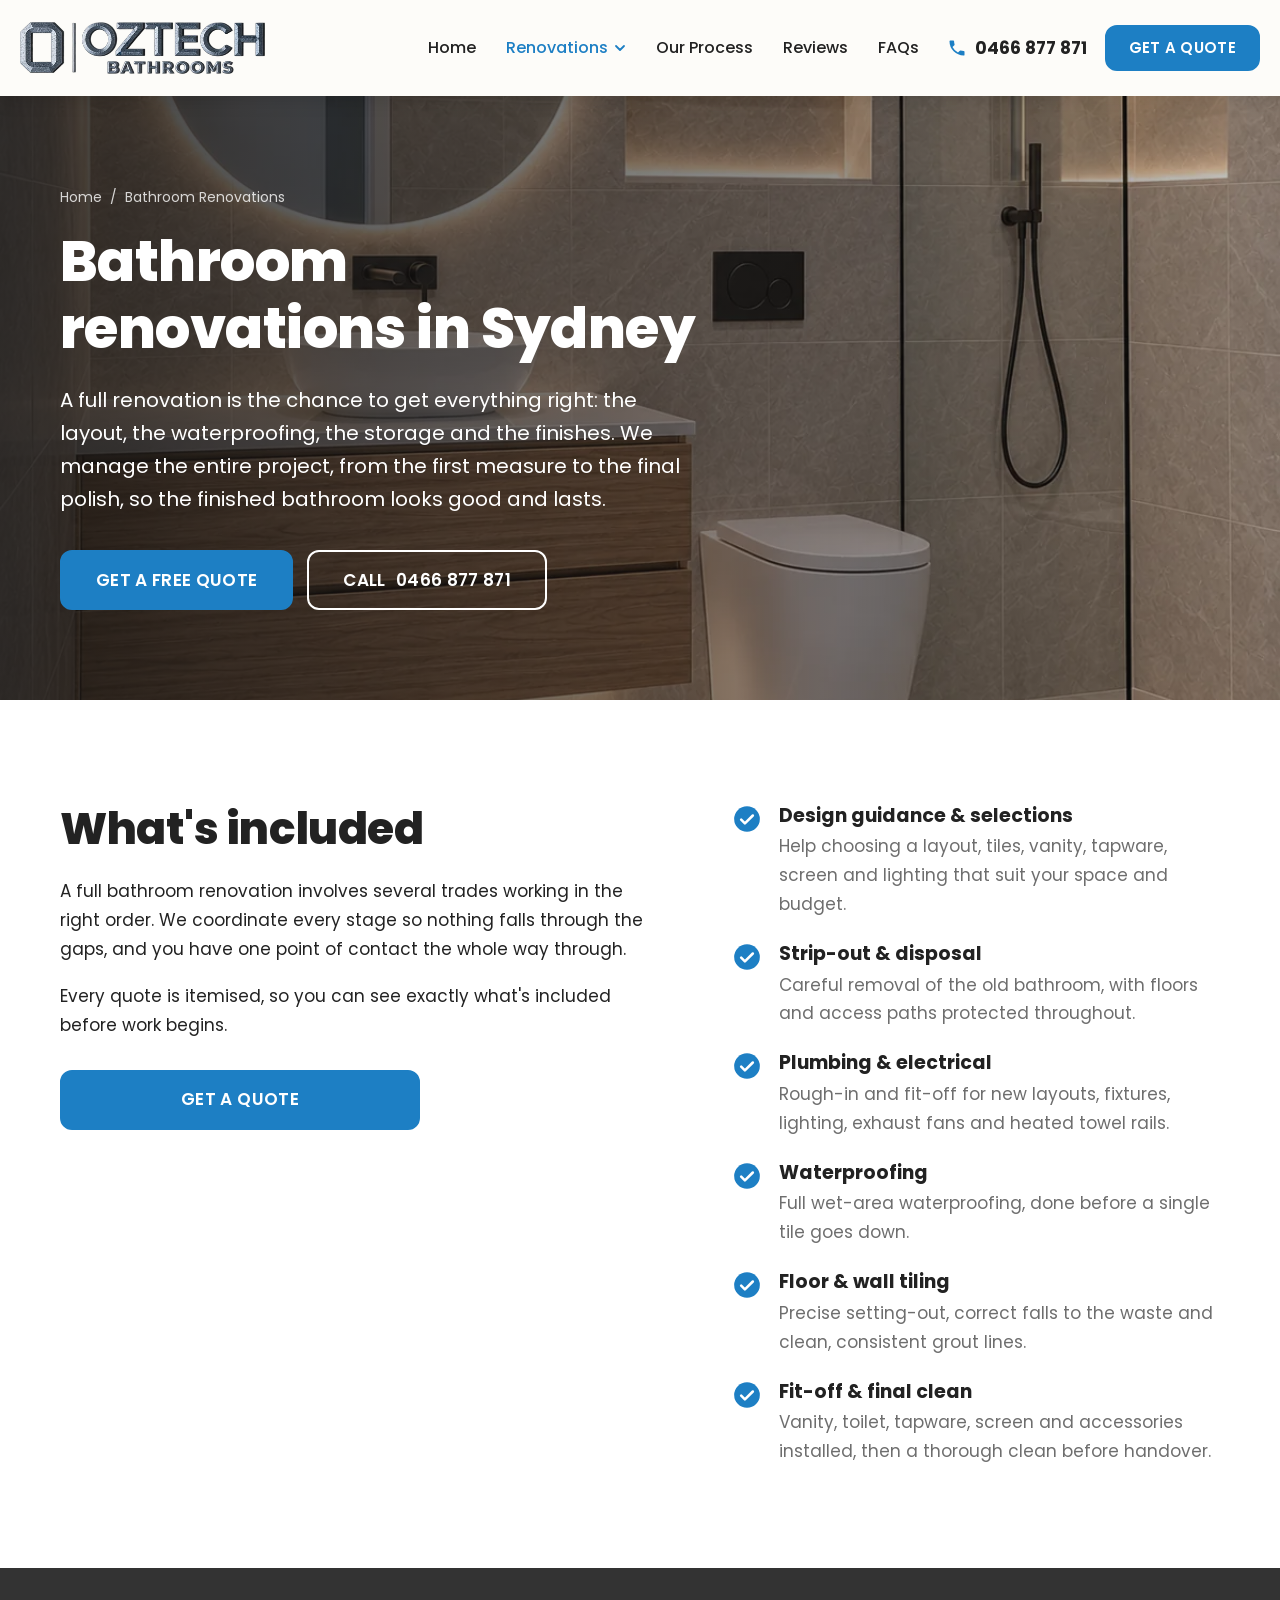
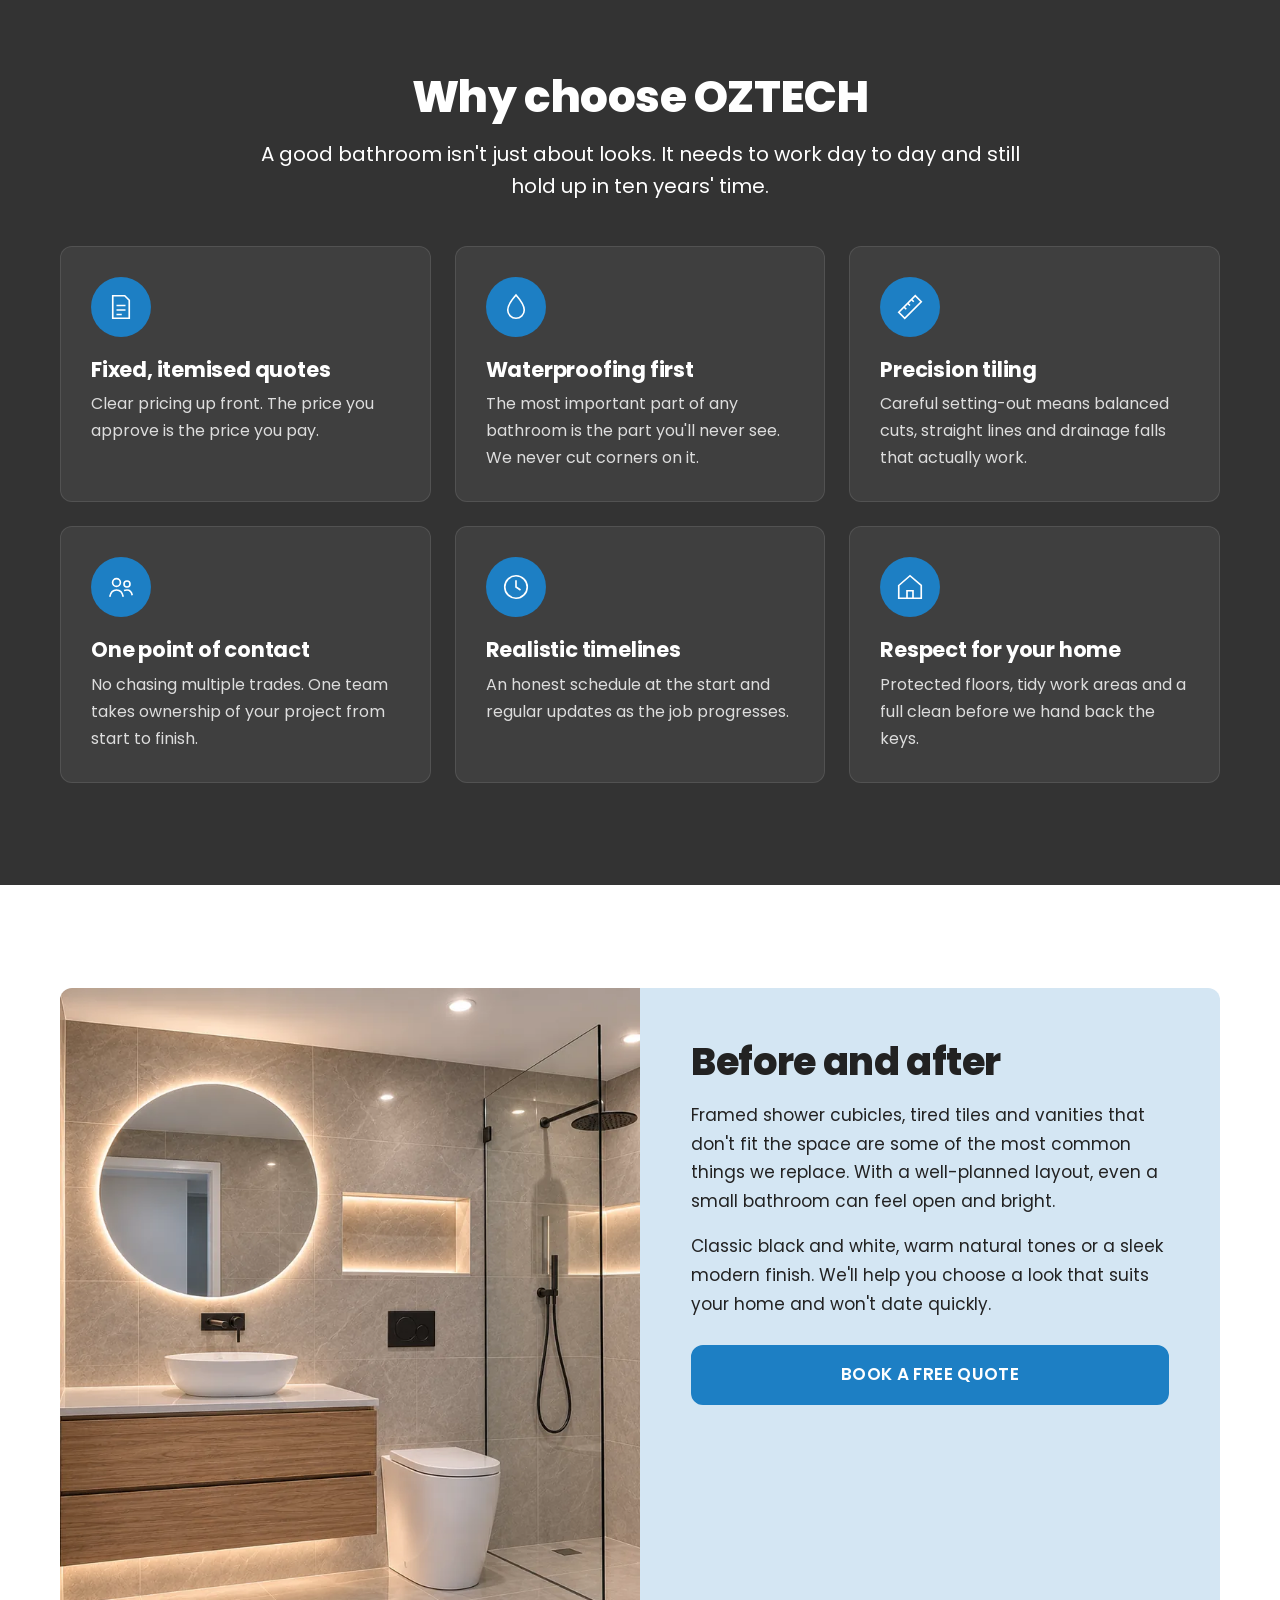
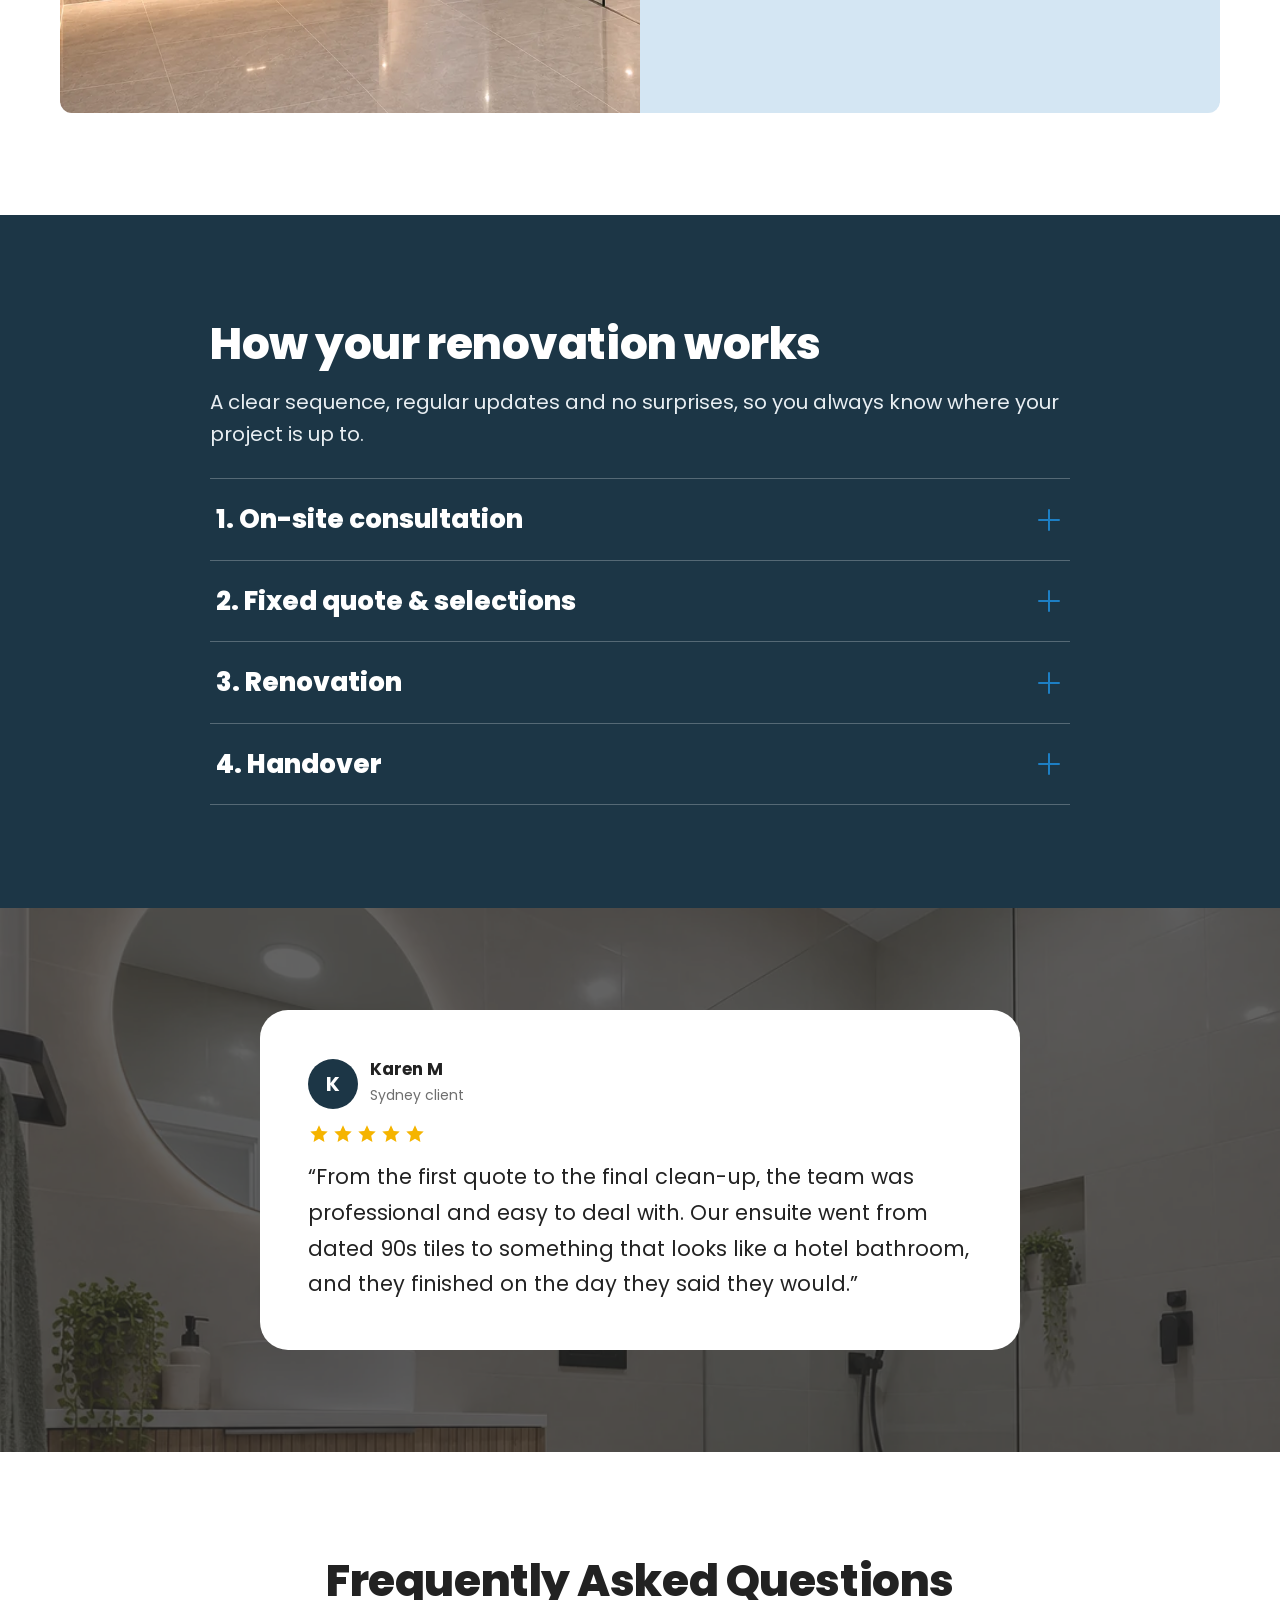
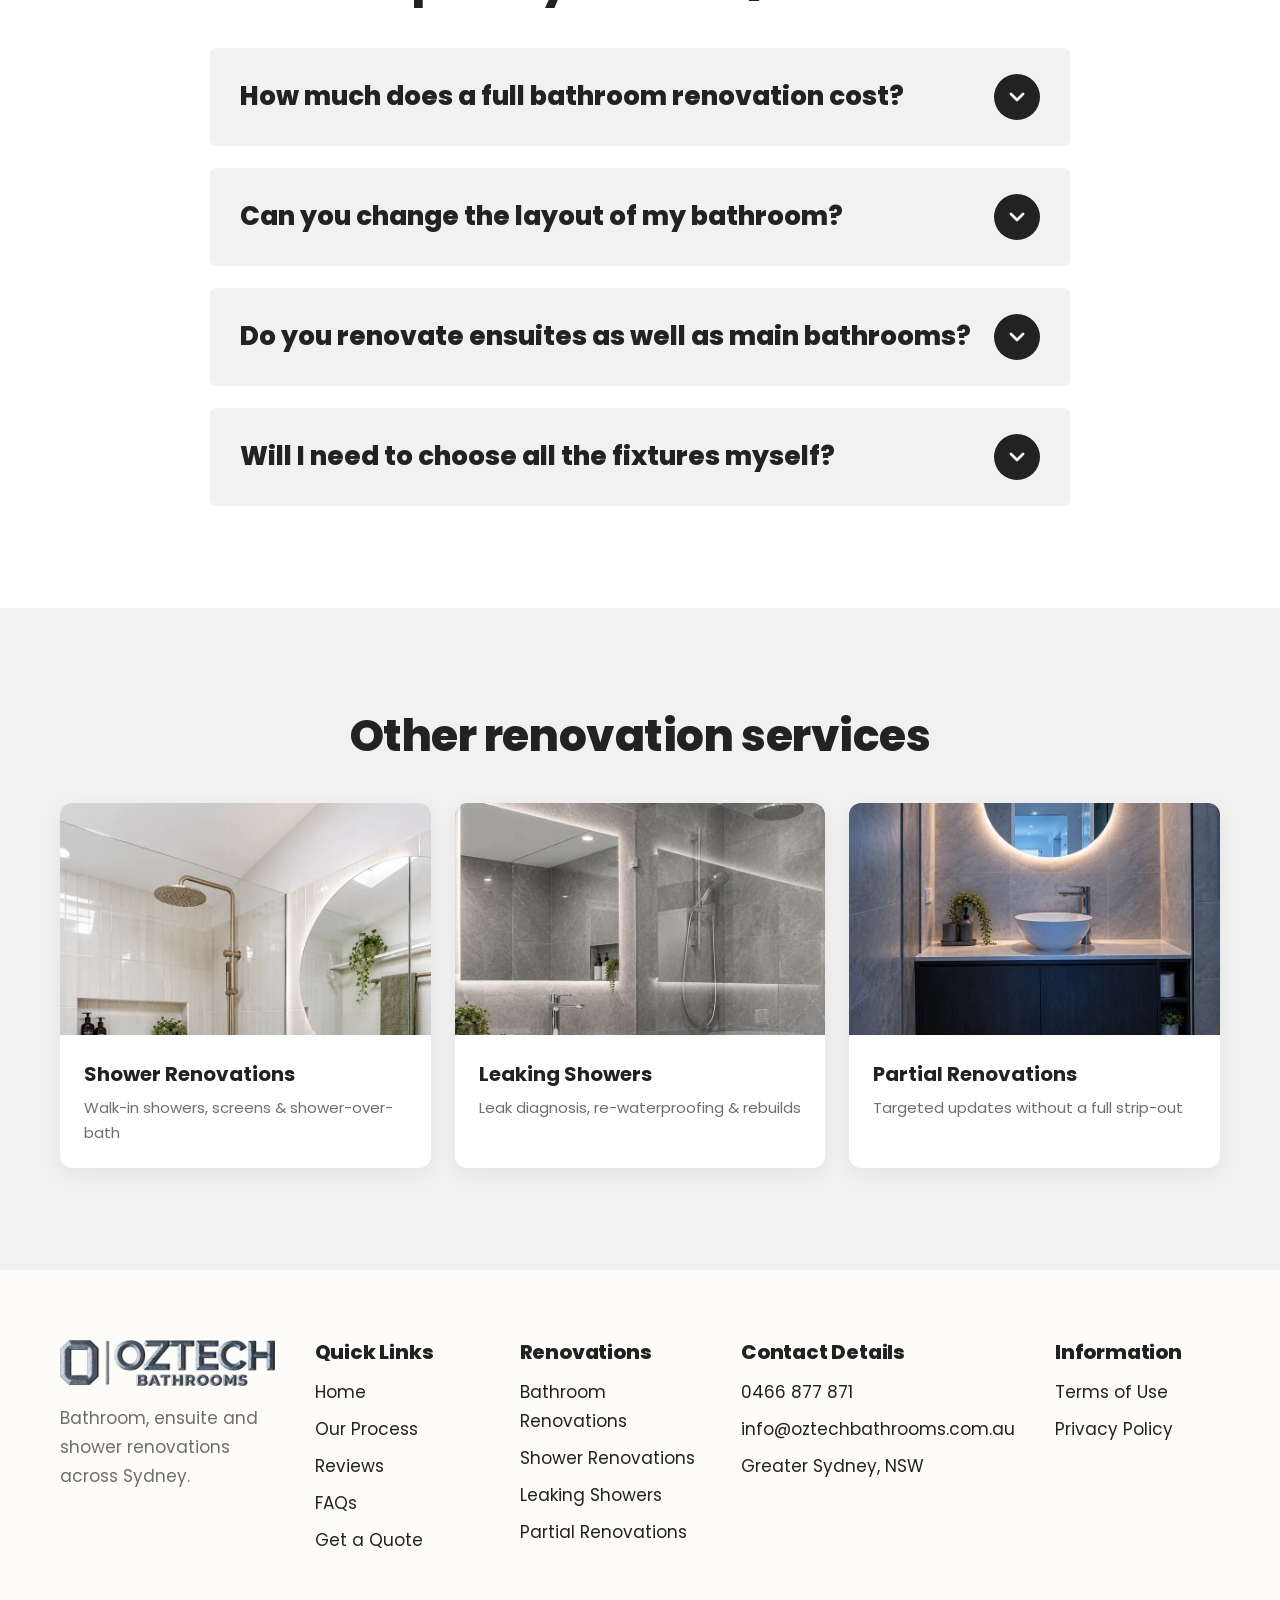
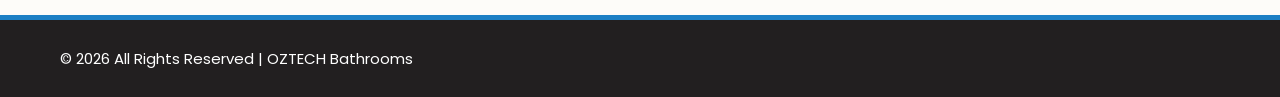
<file: bathroom-renovations.html>
<!doctype html>
<html lang="en-AU" class="no-js">
<head>
<meta charset="utf-8">
<meta name="viewport" content="width=device-width, initial-scale=1, viewport-fit=cover">
<title>Bathroom Renovations Sydney | Complete Bathroom & Ensuite Renovations | OZTECH</title>
<meta name="description" content="Complete bathroom and ensuite renovations across Sydney. Strip-out, waterproofing, tiling, plumbing and fit-off managed by one team with a fixed, itemised quote.">
<meta name="theme-color" content="#fdfcf9">
<meta property="og:type" content="website">
<meta property="og:site_name" content="OZTECH Bathrooms">
<meta property="og:title" content="Bathroom Renovations Sydney | Complete Bathroom & Ensuite Renovations | OZTECH">
<meta property="og:description" content="Complete bathroom and ensuite renovations across Sydney. Strip-out, waterproofing, tiling, plumbing and fit-off managed by one team with a fixed, itemised quote.">
<meta property="og:image" content="assets/img/og-image.jpg">
<meta property="og:locale" content="en_AU">
<meta name="twitter:card" content="summary_large_image">
<link rel="icon" href="favicon.ico" sizes="32x32">
<link rel="apple-touch-icon" href="assets/img/apple-touch-icon.png">
<link rel="preconnect" href="https://fonts.googleapis.com">
<link rel="preconnect" href="https://fonts.gstatic.com" crossorigin>
<link rel="stylesheet" href="https://fonts.googleapis.com/css2?family=Poppins:wght@400;500;600;700;800&display=swap">
<link rel="stylesheet" href="assets/css/styles.css">
<script type="application/ld+json">{"@context": "https://schema.org", "@type": "HomeAndConstructionBusiness", "name": "OZTECH Bathrooms", "description": "Sydney bathroom renovation specialists: complete bathroom and ensuite renovations, shower renovations, leaking shower repairs and partial renovations.", "image": "assets/img/og-image.jpg", "logo": "assets/img/oztech-logo-960.png", "telephone": "+61466877871", "email": "info@oztechbathrooms.com.au", "address": {"@type": "PostalAddress", "addressLocality": "Sydney", "addressRegion": "NSW", "addressCountry": "AU"}, "areaServed": {"@type": "City", "name": "Sydney"}, "makesOffer": [{"@type": "Offer", "itemOffered": {"@type": "Service", "name": "Bathroom Renovations"}}, {"@type": "Offer", "itemOffered": {"@type": "Service", "name": "Shower Renovations"}}, {"@type": "Offer", "itemOffered": {"@type": "Service", "name": "Leaking Showers"}}, {"@type": "Offer", "itemOffered": {"@type": "Service", "name": "Partial Renovations"}}]}</script>
<script type="application/ld+json">{"@context": "https://schema.org", "@type": "BreadcrumbList", "itemListElement": [{"@type": "ListItem", "position": 1, "name": "Home", "item": "index.html"}, {"@type": "ListItem", "position": 2, "name": "Bathroom Renovations", "item": "bathroom-renovations.html"}]}</script>
<script type="application/ld+json">{"@context": "https://schema.org", "@type": "FAQPage", "mainEntity": [{"@type": "Question", "name": "How much does a full bathroom renovation cost?", "acceptedAnswer": {"@type": "Answer", "text": "The cost depends on the size of the room, any layout or plumbing changes, the condition behind the existing finishes and the fixtures you choose. We provide a fixed, itemised quote after an on-site visit so you know exactly what's included."}}, {"@type": "Question", "name": "Can you change the layout of my bathroom?", "acceptedAnswer": {"@type": "Answer", "text": "Often, yes. Moving a shower, toilet or vanity can make a big difference to how a room works. We'll look at the existing plumbing and structure on site and talk you through what's practical."}}, {"@type": "Question", "name": "Do you renovate ensuites as well as main bathrooms?", "acceptedAnswer": {"@type": "Answer", "text": "Yes. We renovate ensuites, main bathrooms and powder rooms. Smaller spaces benefit most from careful planning, and we'll help you make the most of every centimetre."}}, {"@type": "Question", "name": "Will I need to choose all the fixtures myself?", "acceptedAnswer": {"@type": "Answer", "text": "Only if you want to. We're happy to recommend tiles, tapware, vanities and screens that suit your space and budget, or work with selections you've already made."}}]}</script>
</head>
<body>
<a class="skip-link" href="#main">Skip to content</a>
<header class="site-header">
  <div class="header-inner">
    <a class="header-call" href="tel:+61466877871" data-biz-href="tel" aria-label="Call OZTECH Bathrooms"><svg viewBox="0 0 24 24" aria-hidden="true"><path fill="currentColor" d="M6.6 10.8a15.1 15.1 0 006.6 6.6l2.2-2.2a1 1 0 011-.25 11.4 11.4 0 003.6.57 1 1 0 011 1V20a1 1 0 01-1 1A17 17 0 013 4a1 1 0 011-1h3.5a1 1 0 011 1c0 1.25.2 2.45.57 3.57a1 1 0 01-.25 1z"/></svg></a>
    <a class="brand" href="index.html" aria-label="OZTECH Bathrooms home">
      <picture>
        <source srcset="assets/img/oztech-logo-480.webp 480w, assets/img/oztech-logo-960.webp 960w" sizes="220px" type="image/webp">
        <img src="assets/img/oztech-logo-480.png" alt="OZTECH Bathrooms" width="480" height="102" data-biz-img="logo">
      </picture>
    </a>
    <nav class="nav" aria-label="Primary">
      <ul>
        <li><a href="index.html">Home</a></li>
        <li class="has-menu">
          <button class="nav-link" type="button" aria-expanded="false" aria-haspopup="true" aria-current="page">Renovations <svg class="chev" viewBox="0 0 12 12" aria-hidden="true"><path d="M2 4l4 4 4-4" fill="none" stroke="currentColor" stroke-width="1.8" stroke-linecap="round" stroke-linejoin="round"/></svg></button>
          <ul class="menu"><li><a href="bathroom-renovations.html" aria-current="page">Bathroom Renovations</a></li><li><a href="shower-renovations.html">Shower Renovations</a></li><li><a href="leaking-showers.html">Leaking Showers</a></li><li><a href="partial-renovations.html">Partial Renovations</a></li></ul>
        </li>
        <li><a href="index.html#process">Our Process</a></li>
        <li><a href="index.html#reviews">Reviews</a></li>
        <li><a href="index.html#faq">FAQs</a></li>
      </ul>
    </nav>
    <div class="header-actions">
      <a class="header-phone" href="tel:+61466877871" data-biz-href="tel"><svg viewBox="0 0 24 24" aria-hidden="true"><path fill="currentColor" d="M6.6 10.8a15.1 15.1 0 006.6 6.6l2.2-2.2a1 1 0 011-.25 11.4 11.4 0 003.6.57 1 1 0 011 1V20a1 1 0 01-1 1A17 17 0 013 4a1 1 0 011-1h3.5a1 1 0 011 1c0 1.25.2 2.45.57 3.57a1 1 0 01-.25 1z"/></svg><span data-biz="phone">0466 877 871</span></a>
      <a class="btn btn--sm" href="get-a-quote.html">Get a Quote</a>
    </div>
    <button class="nav-toggle" type="button" aria-expanded="false" aria-controls="drawer" aria-label="Open menu"><svg viewBox="0 0 24 24" aria-hidden="true"><path d="M3 6h18M3 12h18M3 18h18" stroke="currentColor" stroke-width="2" stroke-linecap="round"/></svg></button>
  </div>
</header>

<div class="drawer" id="drawer" aria-hidden="true">
  <div class="drawer-top"><span>Menu</span><button class="drawer-close" type="button" aria-label="Close menu"><svg viewBox="0 0 24 24" aria-hidden="true"><path d="M5 5l14 14M19 5L5 19" stroke="currentColor" stroke-width="2" stroke-linecap="round"/></svg></button></div>
  <p class="drawer-label">Our Services</p>
  <ul class="drawer-list drawer-list--svc">
    <li><a href="bathroom-renovations.html"><span class="svc-bar__icon"><svg viewBox="0 0 20 20" fill="none" stroke="currentColor" stroke-width="1.1" aria-hidden="true"><path d="M2.5 9.5h15v6h-15zM10 9.5v6M7.5 12.5h.5M12 12.5h.5M7 9.5c0-1.5 1.3-2.5 3-2.5s3 1 3 2.5M10 4v3"/></svg></span>Bathroom Renovations</a></li><li><a href="shower-renovations.html"><span class="svc-bar__icon"><svg viewBox="0 0 20 20" fill="none" stroke="currentColor" stroke-width="1.1" aria-hidden="true"><path d="M4 17.5V5a2.5 2.5 0 012.5-2.5h2A2.5 2.5 0 0111 5v.5"/><path d="M8 5.5h6M9 9v1M11 9v1.5M13 9v1"/></svg></span>Shower Renovations</a></li><li><a href="leaking-showers.html"><span class="svc-bar__icon"><svg viewBox="0 0 20 20" fill="none" stroke="currentColor" stroke-width="1.1" aria-hidden="true"><path d="M10 2s5.5 6.2 5.5 10a5.5 5.5 0 01-11 0C4.5 8.2 10 2 10 2z"/></svg></span>Leaking Showers</a></li><li><a href="partial-renovations.html"><span class="svc-bar__icon"><svg viewBox="0 0 20 20" fill="none" stroke="currentColor" stroke-width="1.1" aria-hidden="true"><rect x="2.5" y="2.5" width="6.5" height="6.5"/><rect x="11" y="2.5" width="6.5" height="6.5" transform="rotate(8 14.25 5.75)"/><rect x="2.5" y="11" width="6.5" height="6.5"/><rect x="11" y="11" width="6.5" height="6.5"/></svg></span>Partial Renovations</a></li>
  </ul>
  <p class="drawer-label">More</p>
  <ul class="drawer-list">
    <li><a href="index.html">Home</a></li>
    <li><a href="index.html#process">Our Process</a></li>
    <li><a href="index.html#reviews">Reviews</a></li>
    <li><a href="index.html#faq">FAQs</a></li>
  </ul>
  <div class="drawer-foot">
    <a class="btn btn--block" href="get-a-quote.html">Get a Free Quote</a>
    <a class="btn btn--outline btn--block" href="tel:+61466877871" data-biz-href="tel">Call <span data-biz="phone">0466 877 871</span></a>
  </div>
</div>

<main id="main">

<section class="hero hero--page" aria-labelledby="page-title">
  <img class="hero-bg" src="assets/img/slots/svc-bathroom-1600.webp" srcset="assets/img/slots/svc-bathroom-800.webp 800w, assets/img/slots/svc-bathroom-1600.webp 1600w" sizes="100vw" alt="" width="1600" height="1000" fetchpriority="high" decoding="async">
  <div class="wrap hero-inner">
    <ol class="crumbs" aria-label="Breadcrumb"><li><a href="index.html">Home</a></li><li aria-current="page">Bathroom Renovations</li></ol>
    <h1 id="page-title">Bathroom renovations in Sydney</h1>
    <p>A full renovation is the chance to get everything right: the layout, the waterproofing, the storage and the finishes. We manage the entire project, from the first measure to the final polish, so the finished bathroom looks good and lasts.</p>
    <div class="actions">
      <a class="btn" href="get-a-quote.html?service=bathroom">Get a Free Quote</a>
      <a class="btn btn--outline-light" href="tel:+61466877871" data-biz-href="tel">Call <span data-biz="phone">0466 877 871</span></a>
    </div>
  </div>
</section>

<section class="band band--white" aria-labelledby="included-title">
  <div class="wrap split split--top">
    <div class="prose-block">
      <h2 id="included-title">What's included</h2>
      <p>A full bathroom renovation involves several trades working in the right order. We coordinate every stage so nothing falls through the gaps, and you have one point of contact the whole way through.</p><p>Every quote is itemised, so you can see exactly what's included before work begins.</p>
      <a class="btn btn--wide" href="get-a-quote.html?service=bathroom">Get a Quote</a>
    </div>
    <ul class="checklist"><li><svg viewBox="0 0 24 24" aria-hidden="true"><circle cx="12" cy="12" r="11" fill="currentColor"/><path d="M7 12.5l3.2 3.2L17 9" fill="none" stroke="#fff" stroke-width="2.2" stroke-linecap="round" stroke-linejoin="round"/></svg><div><strong>Design guidance &amp; selections</strong><span>Help choosing a layout, tiles, vanity, tapware, screen and lighting that suit your space and budget.</span></div></li><li><svg viewBox="0 0 24 24" aria-hidden="true"><circle cx="12" cy="12" r="11" fill="currentColor"/><path d="M7 12.5l3.2 3.2L17 9" fill="none" stroke="#fff" stroke-width="2.2" stroke-linecap="round" stroke-linejoin="round"/></svg><div><strong>Strip-out &amp; disposal</strong><span>Careful removal of the old bathroom, with floors and access paths protected throughout.</span></div></li><li><svg viewBox="0 0 24 24" aria-hidden="true"><circle cx="12" cy="12" r="11" fill="currentColor"/><path d="M7 12.5l3.2 3.2L17 9" fill="none" stroke="#fff" stroke-width="2.2" stroke-linecap="round" stroke-linejoin="round"/></svg><div><strong>Plumbing &amp; electrical</strong><span>Rough-in and fit-off for new layouts, fixtures, lighting, exhaust fans and heated towel rails.</span></div></li><li><svg viewBox="0 0 24 24" aria-hidden="true"><circle cx="12" cy="12" r="11" fill="currentColor"/><path d="M7 12.5l3.2 3.2L17 9" fill="none" stroke="#fff" stroke-width="2.2" stroke-linecap="round" stroke-linejoin="round"/></svg><div><strong>Waterproofing</strong><span>Full wet-area waterproofing, done before a single tile goes down.</span></div></li><li><svg viewBox="0 0 24 24" aria-hidden="true"><circle cx="12" cy="12" r="11" fill="currentColor"/><path d="M7 12.5l3.2 3.2L17 9" fill="none" stroke="#fff" stroke-width="2.2" stroke-linecap="round" stroke-linejoin="round"/></svg><div><strong>Floor &amp; wall tiling</strong><span>Precise setting-out, correct falls to the waste and clean, consistent grout lines.</span></div></li><li><svg viewBox="0 0 24 24" aria-hidden="true"><circle cx="12" cy="12" r="11" fill="currentColor"/><path d="M7 12.5l3.2 3.2L17 9" fill="none" stroke="#fff" stroke-width="2.2" stroke-linecap="round" stroke-linejoin="round"/></svg><div><strong>Fit-off &amp; final clean</strong><span>Vanity, toilet, tapware, screen and accessories installed, then a thorough clean before handover.</span></div></li></ul>
  </div>
</section>

<section class="band band--charcoal" aria-labelledby="cards-title">
  <div class="wrap">
    <div class="intro intro--center">
      <h2 id="cards-title">Why choose OZTECH</h2>
      <p class="lead">A good bathroom isn't just about looks. It needs to work day to day and still hold up in ten years' time.</p>
    </div>
    <ul class="card-grid"><li><span class="card-icon"><svg viewBox="0 0 20 20" fill="none" stroke="currentColor" stroke-width="1.1" aria-hidden="true"><path d="M4.5 2.5h8l3 3v12h-11z"/><path d="M7 9h6M7 12h6M7 15h3.5"/></svg></span><h3>Fixed, itemised quotes</h3><p>Clear pricing up front. The price you approve is the price you pay.</p></li><li><span class="card-icon"><svg viewBox="0 0 20 20" fill="none" stroke="currentColor" stroke-width="1.1" aria-hidden="true"><path d="M10 2s5.5 6.2 5.5 10a5.5 5.5 0 01-11 0C4.5 8.2 10 2 10 2z"/></svg></span><h3>Waterproofing first</h3><p>The most important part of any bathroom is the part you'll never see. We never cut corners on it.</p></li><li><span class="card-icon"><svg viewBox="0 0 20 20" fill="none" stroke="currentColor" stroke-width="1.1" aria-hidden="true"><path d="M2.5 13.5l11-11 4 4-11 11z"/><path d="M6 10l1.5 1.5M8.5 7.5L10 9M11 5l1.5 1.5"/></svg></span><h3>Precision tiling</h3><p>Careful setting-out means balanced cuts, straight lines and drainage falls that actually work.</p></li><li><span class="card-icon"><svg viewBox="0 0 20 20" fill="none" stroke="currentColor" stroke-width="1.1" aria-hidden="true"><circle cx="7" cy="7" r="2.6"/><circle cx="14" cy="8" r="2"/><path d="M2.5 16.5c.6-3 2.4-4.5 4.5-4.5s3.9 1.5 4.5 4.5M12 12.3c.6-.2 1.3-.3 2-.3 1.8 0 3 1.2 3.5 3.5"/></svg></span><h3>One point of contact</h3><p>No chasing multiple trades. One team takes ownership of your project from start to finish.</p></li><li><span class="card-icon"><svg viewBox="0 0 20 20" fill="none" stroke="currentColor" stroke-width="1.1" aria-hidden="true"><circle cx="10" cy="10" r="7.5"/><path d="M10 5.5V10l3 2"/></svg></span><h3>Realistic timelines</h3><p>An honest schedule at the start and regular updates as the job progresses.</p></li><li><span class="card-icon"><svg viewBox="0 0 20 20" fill="none" stroke="currentColor" stroke-width="1.1" aria-hidden="true"><path d="M2.5 9L10 2.5 17.5 9v8.5h-15z"/><path d="M8 17.5v-5h4v5"/></svg></span><h3>Respect for your home</h3><p>Protected floors, tidy work areas and a full clean before we hand back the keys.</p></li></ul>
  </div>
</section>

<section class="band band--white tips" aria-labelledby="media-title">
  <div class="wrap tips-grid">
    <div class="tips-img"><img src="assets/img/slots/svc-bathroom-2-1600.webp" srcset="assets/img/slots/svc-bathroom-2-800.webp 800w, assets/img/slots/svc-bathroom-2-1600.webp 1600w" sizes="(max-width: 900px) 100vw, 50vw" alt="" width="1600" height="2000" loading="lazy" decoding="async"></div>
    <div class="tips-panel">
      <h2 id="media-title">Before and after</h2>
      <p>Framed shower cubicles, tired tiles and vanities that don't fit the space are some of the most common things we replace. With a well-planned layout, even a small bathroom can feel open and bright.</p><p>Classic black and white, warm natural tones or a sleek modern finish. We'll help you choose a look that suits your home and won't date quickly.</p>
      <a class="btn btn--block" href="get-a-quote.html?service=bathroom">Book a Free Quote</a>
    </div>
  </div>
</section>

<section class="band band--navy" aria-labelledby="process-title">
  <div class="wrap wrap--narrow">
    <h2 id="process-title">How your renovation works</h2>
    <p class="lead">A clear sequence, regular updates and no surprises, so you always know where your project is up to.</p>
    <div class="steps"><details><summary><span>1. On-site consultation</span><svg class="plus" viewBox="0 0 24 24" aria-hidden="true"><path d="M12 4v16M4 12h16" stroke="currentColor" stroke-width="1.6" stroke-linecap="round"/></svg></summary><p>We measure the space, discuss how you use it and talk through ideas, layout options and budget.</p></details><details><summary><span>2. Fixed quote &amp; selections</span><svg class="plus" viewBox="0 0 24 24" aria-hidden="true"><path d="M12 4v16M4 12h16" stroke="currentColor" stroke-width="1.6" stroke-linecap="round"/></svg></summary><p>You receive an itemised quote, then we help finalise tiles, fixtures and finishes.</p></details><details><summary><span>3. Renovation</span><svg class="plus" viewBox="0 0 24 24" aria-hidden="true"><path d="M12 4v16M4 12h16" stroke="currentColor" stroke-width="1.6" stroke-linecap="round"/></svg></summary><p>Strip-out, rough-in, waterproofing, tiling and fit-off, completed in the right order and to standard.</p></details><details><summary><span>4. Handover</span><svg class="plus" viewBox="0 0 24 24" aria-hidden="true"><path d="M12 4v16M4 12h16" stroke="currentColor" stroke-width="1.6" stroke-linecap="round"/></svg></summary><p>We walk through the finished bathroom with you, then clean up so it's ready to enjoy.</p></details></div>
  </div>
</section>

<section class="reviews reviews--single" aria-label="Client review">
  <img class="reviews-bg" src="assets/img/slots/reviews-bg-1600.webp" srcset="assets/img/slots/reviews-bg-800.webp 800w, assets/img/slots/reviews-bg-1600.webp 1600w" sizes="100vw" alt="" width="1600" height="900" loading="lazy" decoding="async">
  <div class="wrap reviews-inner">
    <div class="review-box review-box--single">
      <figure class="review-card">
        <figcaption><span class="avatar" aria-hidden="true">K</span><span><strong>Karen M</strong><small>Sydney client</small></span></figcaption>
        <span class="stars" role="img" aria-label="5 out of 5 stars"><svg viewBox="0 0 24 24" aria-hidden="true"><path fill="currentColor" d="M12 2.5l2.9 6.1 6.6.8-4.9 4.6 1.3 6.6L12 17.3l-5.9 3.3 1.3-6.6-4.9-4.6 6.6-.8z"/></svg><svg viewBox="0 0 24 24" aria-hidden="true"><path fill="currentColor" d="M12 2.5l2.9 6.1 6.6.8-4.9 4.6 1.3 6.6L12 17.3l-5.9 3.3 1.3-6.6-4.9-4.6 6.6-.8z"/></svg><svg viewBox="0 0 24 24" aria-hidden="true"><path fill="currentColor" d="M12 2.5l2.9 6.1 6.6.8-4.9 4.6 1.3 6.6L12 17.3l-5.9 3.3 1.3-6.6-4.9-4.6 6.6-.8z"/></svg><svg viewBox="0 0 24 24" aria-hidden="true"><path fill="currentColor" d="M12 2.5l2.9 6.1 6.6.8-4.9 4.6 1.3 6.6L12 17.3l-5.9 3.3 1.3-6.6-4.9-4.6 6.6-.8z"/></svg><svg viewBox="0 0 24 24" aria-hidden="true"><path fill="currentColor" d="M12 2.5l2.9 6.1 6.6.8-4.9 4.6 1.3 6.6L12 17.3l-5.9 3.3 1.3-6.6-4.9-4.6 6.6-.8z"/></svg></span>
        <blockquote>&ldquo;From the first quote to the final clean-up, the team was professional and easy to deal with. Our ensuite went from dated 90s tiles to something that looks like a hotel bathroom, and they finished on the day they said they would.&rdquo;</blockquote>
      </figure>
    </div>
  </div>
</section>

<section class="band band--white" aria-labelledby="faq-title">
  <div class="wrap wrap--narrow">
    <h2 id="faq-title" class="center">Frequently Asked Questions</h2>
    <div class="faq"><details><summary><span>How much does a full bathroom renovation cost?</span><i aria-hidden="true"><svg class="chev" viewBox="0 0 12 12" aria-hidden="true"><path d="M2 4l4 4 4-4" fill="none" stroke="currentColor" stroke-width="1.8" stroke-linecap="round" stroke-linejoin="round"/></svg></i></summary><div class="faq-a"><p>The cost depends on the size of the room, any layout or plumbing changes, the condition behind the existing finishes and the fixtures you choose.</p><p>We provide a fixed, itemised quote after an on-site visit so you know exactly what's included.</p></div></details><details><summary><span>Can you change the layout of my bathroom?</span><i aria-hidden="true"><svg class="chev" viewBox="0 0 12 12" aria-hidden="true"><path d="M2 4l4 4 4-4" fill="none" stroke="currentColor" stroke-width="1.8" stroke-linecap="round" stroke-linejoin="round"/></svg></i></summary><div class="faq-a"><p>Often, yes. Moving a shower, toilet or vanity can make a big difference to how a room works. We'll look at the existing plumbing and structure on site and talk you through what's practical.</p></div></details><details><summary><span>Do you renovate ensuites as well as main bathrooms?</span><i aria-hidden="true"><svg class="chev" viewBox="0 0 12 12" aria-hidden="true"><path d="M2 4l4 4 4-4" fill="none" stroke="currentColor" stroke-width="1.8" stroke-linecap="round" stroke-linejoin="round"/></svg></i></summary><div class="faq-a"><p>Yes. We renovate ensuites, main bathrooms and powder rooms. Smaller spaces benefit most from careful planning, and we'll help you make the most of every centimetre.</p></div></details><details><summary><span>Will I need to choose all the fixtures myself?</span><i aria-hidden="true"><svg class="chev" viewBox="0 0 12 12" aria-hidden="true"><path d="M2 4l4 4 4-4" fill="none" stroke="currentColor" stroke-width="1.8" stroke-linecap="round" stroke-linejoin="round"/></svg></i></summary><div class="faq-a"><p>Only if you want to. We're happy to recommend tiles, tapware, vanities and screens that suit your space and budget, or work with selections you've already made.</p></div></details></div>
  </div>
</section>

<section class="band band--grey" aria-labelledby="related-title">
  <div class="wrap">
    <h2 id="related-title" class="center">Other renovation services</h2>
    <div class="related-grid"><a class="related-card" href="shower-renovations.html"><img src="assets/img/slots/svc-shower-1600.webp" srcset="assets/img/slots/svc-shower-800.webp 800w, assets/img/slots/svc-shower-1600.webp 1600w" sizes="(max-width: 900px) 100vw, 30vw" alt="" width="1600" height="1000" loading="lazy" decoding="async"><span><strong>Shower Renovations</strong><small>Walk-in showers, screens & shower-over-bath</small></span></a><a class="related-card" href="leaking-showers.html"><img src="assets/img/slots/svc-leaking-1600.webp" srcset="assets/img/slots/svc-leaking-800.webp 800w, assets/img/slots/svc-leaking-1600.webp 1600w" sizes="(max-width: 900px) 100vw, 30vw" alt="" width="1600" height="1000" loading="lazy" decoding="async"><span><strong>Leaking Showers</strong><small>Leak diagnosis, re-waterproofing & rebuilds</small></span></a><a class="related-card" href="partial-renovations.html"><img src="assets/img/slots/svc-partial-1600.webp" srcset="assets/img/slots/svc-partial-800.webp 800w, assets/img/slots/svc-partial-1600.webp 1600w" sizes="(max-width: 900px) 100vw, 30vw" alt="" width="1600" height="1000" loading="lazy" decoding="async"><span><strong>Partial Renovations</strong><small>Targeted updates without a full strip-out</small></span></a></div>
  </div>
</section>

</main>

<footer class="site-footer">
  <div class="wrap footer-grid">
    <div class="footer-brand">
      <img src="assets/img/oztech-logo-480.png" alt="OZTECH Bathrooms" width="480" height="102" loading="lazy" data-biz-img="logo">
      <p>Bathroom, ensuite and shower renovations across Sydney.</p>
      <div class="footer-social" data-biz-social hidden>
        <a href="#" data-biz-link="facebook" data-biz-wrap hidden aria-label="Facebook" target="_blank" rel="noopener"><svg viewBox="0 0 24 24" aria-hidden="true"><path fill="currentColor" d="M14 8.5V6.8c0-.8.2-1.3 1.4-1.3H17V2.6c-.3 0-1.2-.1-2.4-.1-2.4 0-4 1.4-4 4.1v1.9H8V12h2.6v9.5H14V12h2.7l.4-3.5z"/></svg></a>
        <a href="#" data-biz-link="instagram" data-biz-wrap hidden aria-label="Instagram" target="_blank" rel="noopener"><svg viewBox="0 0 24 24" aria-hidden="true"><rect x="3" y="3" width="18" height="18" rx="5" fill="none" stroke="currentColor" stroke-width="2"/><circle cx="12" cy="12" r="4.2" fill="none" stroke="currentColor" stroke-width="2"/><circle cx="17.4" cy="6.6" r="1.2" fill="currentColor"/></svg></a>
      </div>
    </div>
    <div>
      <h3>Quick Links</h3>
      <ul class="footer-links">
        <li><a href="index.html">Home</a></li>
        <li><a href="index.html#process">Our Process</a></li>
        <li><a href="index.html#reviews">Reviews</a></li>
        <li><a href="index.html#faq">FAQs</a></li>
        <li><a href="get-a-quote.html">Get a Quote</a></li>
      </ul>
    </div>
    <div>
      <h3>Renovations</h3>
      <ul class="footer-links"><li><a href="bathroom-renovations.html">Bathroom Renovations</a></li><li><a href="shower-renovations.html">Shower Renovations</a></li><li><a href="leaking-showers.html">Leaking Showers</a></li><li><a href="partial-renovations.html">Partial Renovations</a></li></ul>
    </div>
    <div>
      <h3>Contact Details</h3>
      <ul class="footer-links">
        <li><a href="tel:+61466877871" data-biz-href="tel"><span data-biz="phone">0466 877 871</span></a></li>
        <li><a href="mailto:info@oztechbathrooms.com.au" data-biz-href="mailto"><span data-biz="email">info@oztechbathrooms.com.au</span></a></li>
        <li><span data-biz="service_area">Greater Sydney, NSW</span></li>
      </ul>
      <div class="footer-hours" data-biz-wrap hidden>
        <h3>Business Hours</h3>
        <p data-biz="hours" data-biz-optional></p>
      </div>
    </div>
    <div>
      <h3>Information</h3>
      <ul class="footer-links">
        <li><a href="terms.html">Terms of Use</a></li>
        <li><a href="privacy-policy.html">Privacy Policy</a></li>
      </ul>
      <ul class="footer-legal">
        <li data-biz-wrap hidden><span data-biz="abn" data-biz-optional data-biz-format="ABN {}"></span></li>
        <li data-biz-wrap hidden><span data-biz="licence" data-biz-optional data-biz-format="Builders Lic no. {}"></span></li>
      </ul>
    </div>
  </div>
  <div class="footer-bar">
    <div class="wrap">&copy; <span data-year>2026</span> All Rights Reserved | <span data-biz="business_name">OZTECH Bathrooms</span></div>
  </div>
</footer>

<a class="to-top" href="#main" aria-label="Back to top"><svg viewBox="0 0 24 24" aria-hidden="true"><path d="M5 15l7-7 7 7" fill="none" stroke="currentColor" stroke-width="3" stroke-linecap="round" stroke-linejoin="round"/></svg></a>

<script src="assets/js/config.js" defer></script>
<script src="assets/js/cms.js" defer></script>
<script src="assets/js/main.js" defer></script>
</body>
</html>
</file>
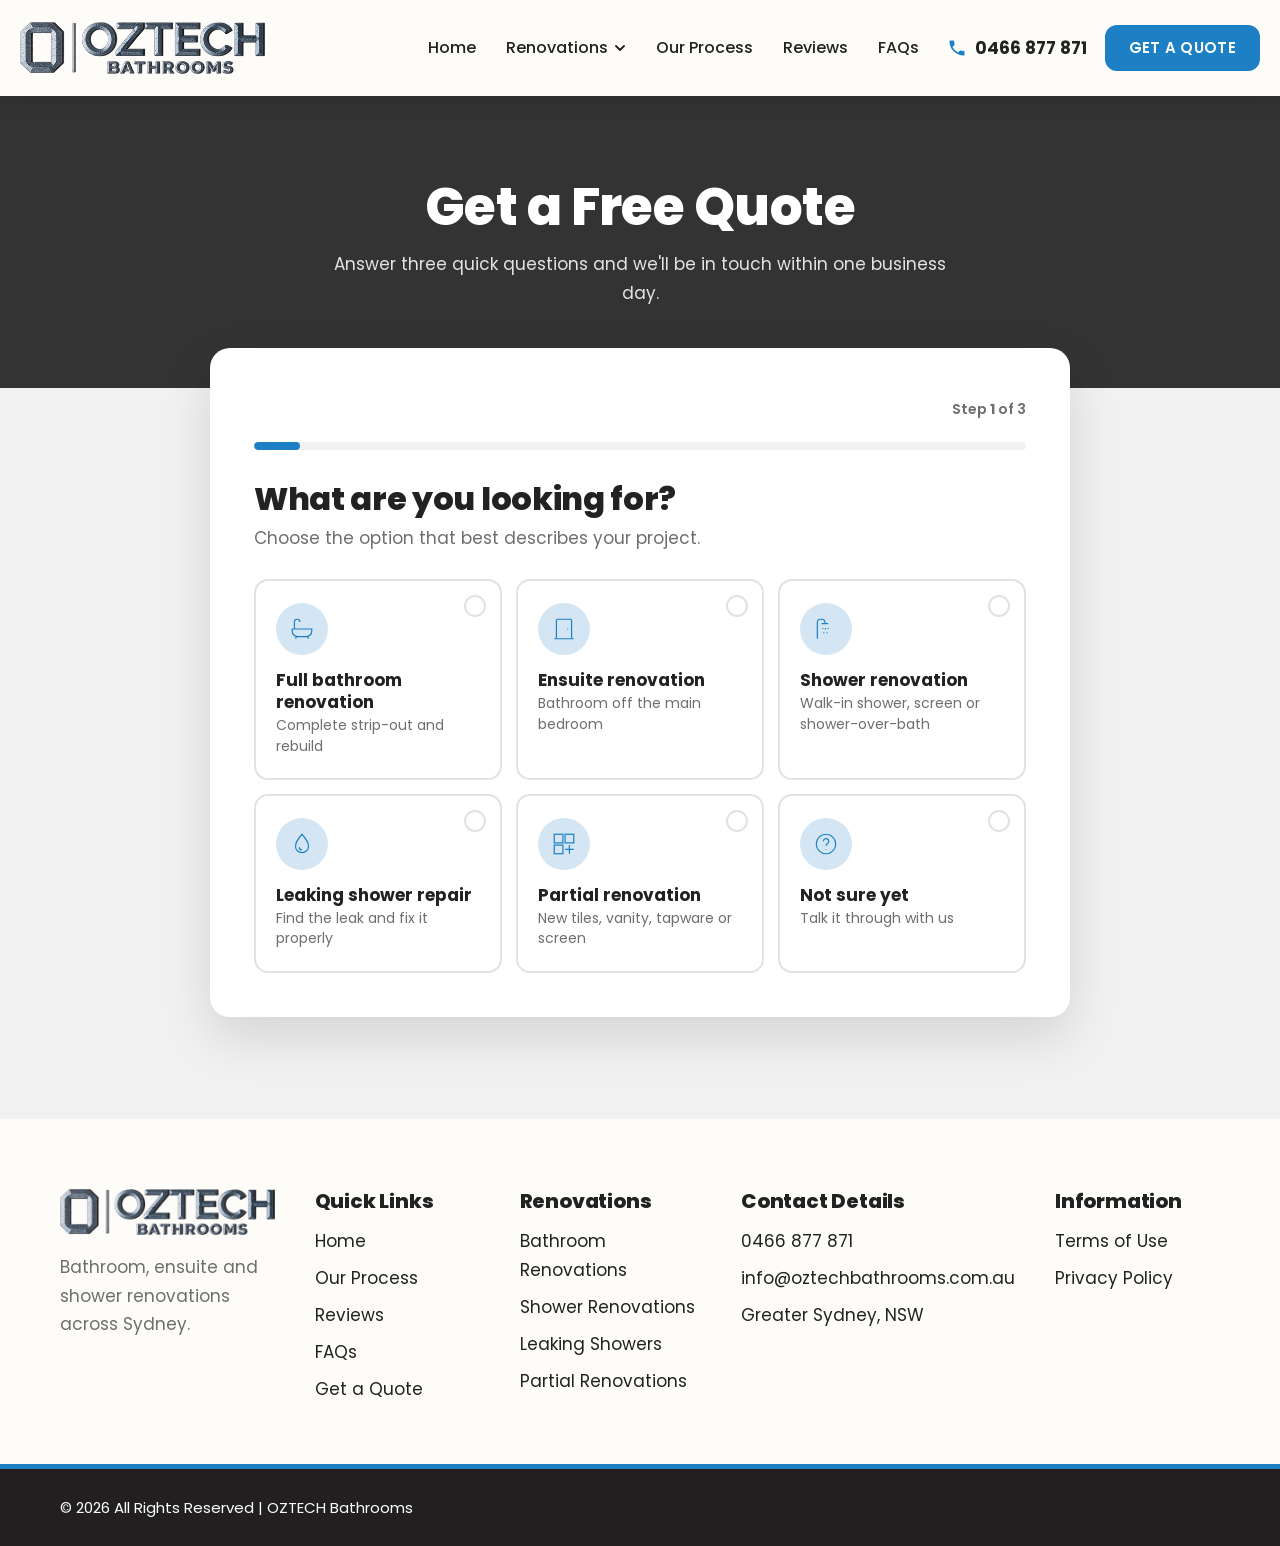
<file: get-a-quote.html>
<!doctype html>
<html lang="en-AU" class="no-js">
<head>
<meta charset="utf-8">
<meta name="viewport" content="width=device-width, initial-scale=1, viewport-fit=cover">
<title>Get a Free Quote | OZTECH Bathrooms Sydney</title>
<meta name="description" content="Get a free, no-obligation quote for your bathroom renovation, shower renovation or leaking shower repair in Sydney. Takes less than a minute.">
<meta name="theme-color" content="#fdfcf9">
<meta property="og:type" content="website">
<meta property="og:site_name" content="OZTECH Bathrooms">
<meta property="og:title" content="Get a Free Quote | OZTECH Bathrooms Sydney">
<meta property="og:description" content="Get a free, no-obligation quote for your bathroom renovation, shower renovation or leaking shower repair in Sydney. Takes less than a minute.">
<meta property="og:image" content="assets/img/og-image.jpg">
<meta property="og:locale" content="en_AU">
<meta name="twitter:card" content="summary_large_image">
<link rel="icon" href="favicon.ico" sizes="32x32">
<link rel="apple-touch-icon" href="assets/img/apple-touch-icon.png">
<link rel="preconnect" href="https://fonts.googleapis.com">
<link rel="preconnect" href="https://fonts.gstatic.com" crossorigin>
<link rel="stylesheet" href="https://fonts.googleapis.com/css2?family=Poppins:wght@400;500;600;700;800&display=swap">
<link rel="stylesheet" href="assets/css/styles.css">
</head>
<body>
<a class="skip-link" href="#main">Skip to content</a>
<header class="site-header">
  <div class="header-inner">
    <a class="header-call" href="tel:+61466877871" data-biz-href="tel" aria-label="Call OZTECH Bathrooms"><svg viewBox="0 0 24 24" aria-hidden="true"><path fill="currentColor" d="M6.6 10.8a15.1 15.1 0 006.6 6.6l2.2-2.2a1 1 0 011-.25 11.4 11.4 0 003.6.57 1 1 0 011 1V20a1 1 0 01-1 1A17 17 0 013 4a1 1 0 011-1h3.5a1 1 0 011 1c0 1.25.2 2.45.57 3.57a1 1 0 01-.25 1z"/></svg></a>
    <a class="brand" href="index.html" aria-label="OZTECH Bathrooms home">
      <picture>
        <source srcset="assets/img/oztech-logo-480.webp 480w, assets/img/oztech-logo-960.webp 960w" sizes="220px" type="image/webp">
        <img src="assets/img/oztech-logo-480.png" alt="OZTECH Bathrooms" width="480" height="102" data-biz-img="logo">
      </picture>
    </a>
    <nav class="nav" aria-label="Primary">
      <ul>
        <li><a href="index.html">Home</a></li>
        <li class="has-menu">
          <button class="nav-link" type="button" aria-expanded="false" aria-haspopup="true">Renovations <svg class="chev" viewBox="0 0 12 12" aria-hidden="true"><path d="M2 4l4 4 4-4" fill="none" stroke="currentColor" stroke-width="1.8" stroke-linecap="round" stroke-linejoin="round"/></svg></button>
          <ul class="menu"><li><a href="bathroom-renovations.html">Bathroom Renovations</a></li><li><a href="shower-renovations.html">Shower Renovations</a></li><li><a href="leaking-showers.html">Leaking Showers</a></li><li><a href="partial-renovations.html">Partial Renovations</a></li></ul>
        </li>
        <li><a href="index.html#process">Our Process</a></li>
        <li><a href="index.html#reviews">Reviews</a></li>
        <li><a href="index.html#faq">FAQs</a></li>
      </ul>
    </nav>
    <div class="header-actions">
      <a class="header-phone" href="tel:+61466877871" data-biz-href="tel"><svg viewBox="0 0 24 24" aria-hidden="true"><path fill="currentColor" d="M6.6 10.8a15.1 15.1 0 006.6 6.6l2.2-2.2a1 1 0 011-.25 11.4 11.4 0 003.6.57 1 1 0 011 1V20a1 1 0 01-1 1A17 17 0 013 4a1 1 0 011-1h3.5a1 1 0 011 1c0 1.25.2 2.45.57 3.57a1 1 0 01-.25 1z"/></svg><span data-biz="phone">0466 877 871</span></a>
      <a class="btn btn--sm" href="get-a-quote.html">Get a Quote</a>
    </div>
    <button class="nav-toggle" type="button" aria-expanded="false" aria-controls="drawer" aria-label="Open menu"><svg viewBox="0 0 24 24" aria-hidden="true"><path d="M3 6h18M3 12h18M3 18h18" stroke="currentColor" stroke-width="2" stroke-linecap="round"/></svg></button>
  </div>
</header>

<div class="drawer" id="drawer" aria-hidden="true">
  <div class="drawer-top"><span>Menu</span><button class="drawer-close" type="button" aria-label="Close menu"><svg viewBox="0 0 24 24" aria-hidden="true"><path d="M5 5l14 14M19 5L5 19" stroke="currentColor" stroke-width="2" stroke-linecap="round"/></svg></button></div>
  <p class="drawer-label">Our Services</p>
  <ul class="drawer-list drawer-list--svc">
    <li><a href="bathroom-renovations.html"><span class="svc-bar__icon"><svg viewBox="0 0 20 20" fill="none" stroke="currentColor" stroke-width="1.1" aria-hidden="true"><path d="M2.5 9.5h15v6h-15zM10 9.5v6M7.5 12.5h.5M12 12.5h.5M7 9.5c0-1.5 1.3-2.5 3-2.5s3 1 3 2.5M10 4v3"/></svg></span>Bathroom Renovations</a></li><li><a href="shower-renovations.html"><span class="svc-bar__icon"><svg viewBox="0 0 20 20" fill="none" stroke="currentColor" stroke-width="1.1" aria-hidden="true"><path d="M4 17.5V5a2.5 2.5 0 012.5-2.5h2A2.5 2.5 0 0111 5v.5"/><path d="M8 5.5h6M9 9v1M11 9v1.5M13 9v1"/></svg></span>Shower Renovations</a></li><li><a href="leaking-showers.html"><span class="svc-bar__icon"><svg viewBox="0 0 20 20" fill="none" stroke="currentColor" stroke-width="1.1" aria-hidden="true"><path d="M10 2s5.5 6.2 5.5 10a5.5 5.5 0 01-11 0C4.5 8.2 10 2 10 2z"/></svg></span>Leaking Showers</a></li><li><a href="partial-renovations.html"><span class="svc-bar__icon"><svg viewBox="0 0 20 20" fill="none" stroke="currentColor" stroke-width="1.1" aria-hidden="true"><rect x="2.5" y="2.5" width="6.5" height="6.5"/><rect x="11" y="2.5" width="6.5" height="6.5" transform="rotate(8 14.25 5.75)"/><rect x="2.5" y="11" width="6.5" height="6.5"/><rect x="11" y="11" width="6.5" height="6.5"/></svg></span>Partial Renovations</a></li>
  </ul>
  <p class="drawer-label">More</p>
  <ul class="drawer-list">
    <li><a href="index.html">Home</a></li>
    <li><a href="index.html#process">Our Process</a></li>
    <li><a href="index.html#reviews">Reviews</a></li>
    <li><a href="index.html#faq">FAQs</a></li>
  </ul>
  <div class="drawer-foot">
    <a class="btn btn--block" href="get-a-quote.html">Get a Free Quote</a>
    <a class="btn btn--outline btn--block" href="tel:+61466877871" data-biz-href="tel">Call <span data-biz="phone">0466 877 871</span></a>
  </div>
</div>

<main id="main">
<section class="page-title" aria-labelledby="quote-title">
  <div class="wrap">
    <h1 id="quote-title">Get a Free Quote</h1>
    <p>Answer three quick questions and we'll be in touch within one business day.</p>
  </div>
</section>
<section class="band band--grey quote-band">
  <div class="wrap wrap--narrow">
    <div class="survey" id="survey">
      <div class="survey__top">
        <button class="survey__back" type="button" hidden><svg viewBox="0 0 16 10" fill="none" stroke="currentColor" stroke-width="1.2" aria-hidden="true"><path d="M16 5H1M5 1L1 5l4 4"/></svg> Back</button>
        <span class="survey__count" data-cms-skip aria-live="polite">Step <b>1</b> of 3</span>
      </div>
      <div class="survey__progress" aria-hidden="true"><span class="survey__bar"></span></div>

      <div class="survey__step is-active" data-field="service" role="group" aria-labelledby="q1">
        <h2 class="survey__q" id="q1" tabindex="-1">What are you looking for?</h2>
        <p class="survey__hint">Choose the option that best describes your project.</p>
        <div class="options"><button type="button" class="option" data-key="bathroom"><span class="option__icon"><svg viewBox="0 0 24 24" fill="none" stroke="currentColor" stroke-width="1.1" aria-hidden="true"><path d="M3 12h18v2a5 5 0 01-5 5H8a5 5 0 01-5-5z"/><path d="M5 12V5.5A2.5 2.5 0 017.5 3 2.5 2.5 0 0110 5.5M7 19l-1 2M17 19l1 2"/></svg></span><span class="option__text"><span class="option__label">Full bathroom renovation</span><span class="option__sub">Complete strip-out and rebuild</span></span><span class="option__check"><svg viewBox="0 0 12 12" fill="none" stroke="currentColor" stroke-width="1.5" aria-hidden="true"><path d="M2.5 6.2l2.3 2.3 4.7-4.9"/></svg></span></button><button type="button" class="option" data-key="ensuite"><span class="option__icon"><svg viewBox="0 0 24 24" fill="none" stroke="currentColor" stroke-width="1.1" aria-hidden="true"><path d="M5 21V4a1 1 0 011-1h12a1 1 0 011 1v17"/><path d="M3 21h18M15 12h1"/></svg></span><span class="option__text"><span class="option__label">Ensuite renovation</span><span class="option__sub">Bathroom off the main bedroom</span></span><span class="option__check"><svg viewBox="0 0 12 12" fill="none" stroke="currentColor" stroke-width="1.5" aria-hidden="true"><path d="M2.5 6.2l2.3 2.3 4.7-4.9"/></svg></span></button><button type="button" class="option" data-key="shower"><span class="option__icon"><svg viewBox="0 0 24 24" fill="none" stroke="currentColor" stroke-width="1.1" aria-hidden="true"><path d="M4 21V6a3 3 0 013-3h1a3 3 0 013 3v1"/><path d="M8 7h6M9 11v1M11.5 11v1.5M14 11v1M10 15v1M13 15v1"/></svg></span><span class="option__text"><span class="option__label">Shower renovation</span><span class="option__sub">Walk-in shower, screen or shower-over-bath</span></span><span class="option__check"><svg viewBox="0 0 12 12" fill="none" stroke="currentColor" stroke-width="1.5" aria-hidden="true"><path d="M2.5 6.2l2.3 2.3 4.7-4.9"/></svg></span></button><button type="button" class="option" data-key="leaking"><span class="option__icon"><svg viewBox="0 0 24 24" fill="none" stroke="currentColor" stroke-width="1.1" aria-hidden="true"><path d="M12 3s6 6.8 6 11a6 6 0 01-12 0c0-4.2 6-11 6-11z"/><path d="M9.5 15a2.5 2.5 0 002.5 2.5"/></svg></span><span class="option__text"><span class="option__label">Leaking shower repair</span><span class="option__sub">Find the leak and fix it properly</span></span><span class="option__check"><svg viewBox="0 0 12 12" fill="none" stroke="currentColor" stroke-width="1.5" aria-hidden="true"><path d="M2.5 6.2l2.3 2.3 4.7-4.9"/></svg></span></button><button type="button" class="option" data-key="partial"><span class="option__icon"><svg viewBox="0 0 24 24" fill="none" stroke="currentColor" stroke-width="1.1" aria-hidden="true"><rect x="3" y="3" width="8" height="8"/><rect x="13" y="3" width="8" height="8"/><rect x="3" y="13" width="8" height="8"/><path d="M13 17h8M17 13v8"/></svg></span><span class="option__text"><span class="option__label">Partial renovation</span><span class="option__sub">New tiles, vanity, tapware or screen</span></span><span class="option__check"><svg viewBox="0 0 12 12" fill="none" stroke="currentColor" stroke-width="1.5" aria-hidden="true"><path d="M2.5 6.2l2.3 2.3 4.7-4.9"/></svg></span></button><button type="button" class="option" data-key="other"><span class="option__icon"><svg viewBox="0 0 24 24" fill="none" stroke="currentColor" stroke-width="1.1" aria-hidden="true"><circle cx="12" cy="12" r="9"/><path d="M9.5 9.5a2.5 2.5 0 114 2c-.9.6-1.5 1.1-1.5 2.2M12 16.5v.5"/></svg></span><span class="option__text"><span class="option__label">Not sure yet</span><span class="option__sub">Talk it through with us</span></span><span class="option__check"><svg viewBox="0 0 12 12" fill="none" stroke="currentColor" stroke-width="1.5" aria-hidden="true"><path d="M2.5 6.2l2.3 2.3 4.7-4.9"/></svg></span></button></div>
      </div>

      <div class="survey__step" data-field="timeframe" role="group" aria-labelledby="q2">
        <h2 class="survey__q" id="q2" tabindex="-1">How soon are you looking to get started?</h2>
        <p class="survey__hint">This helps us plan our schedule around you.</p>
        <div class="options options--list"><button type="button" class="option" data-key="asap"><span class="option__icon"><svg viewBox="0 0 24 24" fill="none" stroke="currentColor" stroke-width="1.1" aria-hidden="true"><path d="M13 2L5 13.5h6L10 22l8-11.5h-6z"/></svg></span><span class="option__text"><span class="option__label">As soon as possible</span><span class="option__sub">Ready to go now</span></span><span class="option__check"><svg viewBox="0 0 12 12" fill="none" stroke="currentColor" stroke-width="1.5" aria-hidden="true"><path d="M2.5 6.2l2.3 2.3 4.7-4.9"/></svg></span></button><button type="button" class="option" data-key="month"><span class="option__icon"><svg viewBox="0 0 24 24" fill="none" stroke="currentColor" stroke-width="1.1" aria-hidden="true"><rect x="3.5" y="5" width="17" height="15.5"/><path d="M3.5 9.5h17M8 3v4M16 3v4M8 13.5h2"/></svg></span><span class="option__text"><span class="option__label">Within the next month</span></span><span class="option__check"><svg viewBox="0 0 12 12" fill="none" stroke="currentColor" stroke-width="1.5" aria-hidden="true"><path d="M2.5 6.2l2.3 2.3 4.7-4.9"/></svg></span></button><button type="button" class="option" data-key="quarter"><span class="option__icon"><svg viewBox="0 0 24 24" fill="none" stroke="currentColor" stroke-width="1.1" aria-hidden="true"><rect x="3.5" y="5" width="17" height="15.5"/><path d="M3.5 9.5h17M8 3v4M16 3v4M8 13.5h2M12 13.5h2M16 13.5h.5M8 17h2"/></svg></span><span class="option__text"><span class="option__label">In 1 to 3 months</span></span><span class="option__check"><svg viewBox="0 0 12 12" fill="none" stroke="currentColor" stroke-width="1.5" aria-hidden="true"><path d="M2.5 6.2l2.3 2.3 4.7-4.9"/></svg></span></button><button type="button" class="option" data-key="half"><span class="option__icon"><svg viewBox="0 0 24 24" fill="none" stroke="currentColor" stroke-width="1.1" aria-hidden="true"><circle cx="12" cy="12" r="9"/><path d="M12 7v5l3.5 2"/></svg></span><span class="option__text"><span class="option__label">In 3 to 6 months</span></span><span class="option__check"><svg viewBox="0 0 12 12" fill="none" stroke="currentColor" stroke-width="1.5" aria-hidden="true"><path d="M2.5 6.2l2.3 2.3 4.7-4.9"/></svg></span></button><button type="button" class="option" data-key="research"><span class="option__icon"><svg viewBox="0 0 24 24" fill="none" stroke="currentColor" stroke-width="1.1" aria-hidden="true"><circle cx="10.5" cy="10.5" r="6.5"/><path d="M15.5 15.5L21 21"/></svg></span><span class="option__text"><span class="option__label">Just researching for now</span><span class="option__sub">Planning ahead</span></span><span class="option__check"><svg viewBox="0 0 12 12" fill="none" stroke="currentColor" stroke-width="1.5" aria-hidden="true"><path d="M2.5 6.2l2.3 2.3 4.7-4.9"/></svg></span></button></div>
      </div>

      <div class="survey__step" aria-labelledby="q3">
        <h2 class="survey__q" id="q3" tabindex="-1">How can we reach you?</h2>
        <p class="survey__hint">We'll be in touch within one business day to arrange a free on-site visit.</p>
        <form class="form" id="survey-form" novalidate>
          <div class="field"><label for="s-name">Full name</label><input id="s-name" name="name" type="text" autocomplete="name" placeholder="Your name" required minlength="2"></div>
          <div class="field"><label for="s-email">Email</label><input id="s-email" name="email" type="email" autocomplete="email" placeholder="you@email.com" required></div>
          <div class="field"><label for="s-phone">Phone</label><input id="s-phone" name="phone" type="tel" autocomplete="tel" placeholder="04xx xxx xxx" required minlength="8"></div>
          <div class="field"><label for="s-postcode">Postcode</label><input id="s-postcode" name="postcode" type="text" inputmode="numeric" autocomplete="postal-code" placeholder="e.g. 2000" required pattern="[0-9]{4}" maxlength="4"></div>
          <div class="hp-field" aria-hidden="true"><label for="s-hp">Leave this field empty</label><input id="s-hp" name="oz_hp" type="text" tabindex="-1" autocomplete="off" data-1p-ignore data-lpignore="true" data-form-type="other"></div>
          <button class="btn btn--block" type="submit">Get My Free Quote</button>
          <p class="form__status" role="status" aria-live="polite"></p>
          <p class="form__note">Your details are only used to respond to your enquiry. See our <a href="privacy-policy.html">Privacy Policy</a>.</p>
        </form>
      </div>

      <div class="survey__step survey__done" aria-labelledby="q4">
        <div class="survey__done-icon"><svg viewBox="0 0 24 24" fill="none" stroke="currentColor" stroke-width="1.1" aria-hidden="true"><path d="M5 12.5l4.5 4.5L19 7.5"/></svg></div>
        <h2 class="survey__q" id="q4" tabindex="-1">Thanks, we&rsquo;ve got your details.</h2>
        <p>We'll review your details and be in touch within one business day to arrange your free on-site quote.</p>
        <div class="actions actions--center">
          <a class="btn" href="tel:+61466877871" data-biz-href="tel">Call <span data-biz="phone">0466 877 871</span></a>
          <a class="btn btn--outline" href="index.html">Back to Home</a>
        </div>
      </div>
    </div>
  </div>
</section>
</main>

<footer class="site-footer">
  <div class="wrap footer-grid">
    <div class="footer-brand">
      <img src="assets/img/oztech-logo-480.png" alt="OZTECH Bathrooms" width="480" height="102" loading="lazy" data-biz-img="logo">
      <p>Bathroom, ensuite and shower renovations across Sydney.</p>
      <div class="footer-social" data-biz-social hidden>
        <a href="#" data-biz-link="facebook" data-biz-wrap hidden aria-label="Facebook" target="_blank" rel="noopener"><svg viewBox="0 0 24 24" aria-hidden="true"><path fill="currentColor" d="M14 8.5V6.8c0-.8.2-1.3 1.4-1.3H17V2.6c-.3 0-1.2-.1-2.4-.1-2.4 0-4 1.4-4 4.1v1.9H8V12h2.6v9.5H14V12h2.7l.4-3.5z"/></svg></a>
        <a href="#" data-biz-link="instagram" data-biz-wrap hidden aria-label="Instagram" target="_blank" rel="noopener"><svg viewBox="0 0 24 24" aria-hidden="true"><rect x="3" y="3" width="18" height="18" rx="5" fill="none" stroke="currentColor" stroke-width="2"/><circle cx="12" cy="12" r="4.2" fill="none" stroke="currentColor" stroke-width="2"/><circle cx="17.4" cy="6.6" r="1.2" fill="currentColor"/></svg></a>
      </div>
    </div>
    <div>
      <h3>Quick Links</h3>
      <ul class="footer-links">
        <li><a href="index.html">Home</a></li>
        <li><a href="index.html#process">Our Process</a></li>
        <li><a href="index.html#reviews">Reviews</a></li>
        <li><a href="index.html#faq">FAQs</a></li>
        <li><a href="get-a-quote.html">Get a Quote</a></li>
      </ul>
    </div>
    <div>
      <h3>Renovations</h3>
      <ul class="footer-links"><li><a href="bathroom-renovations.html">Bathroom Renovations</a></li><li><a href="shower-renovations.html">Shower Renovations</a></li><li><a href="leaking-showers.html">Leaking Showers</a></li><li><a href="partial-renovations.html">Partial Renovations</a></li></ul>
    </div>
    <div>
      <h3>Contact Details</h3>
      <ul class="footer-links">
        <li><a href="tel:+61466877871" data-biz-href="tel"><span data-biz="phone">0466 877 871</span></a></li>
        <li><a href="mailto:info@oztechbathrooms.com.au" data-biz-href="mailto"><span data-biz="email">info@oztechbathrooms.com.au</span></a></li>
        <li><span data-biz="service_area">Greater Sydney, NSW</span></li>
      </ul>
      <div class="footer-hours" data-biz-wrap hidden>
        <h3>Business Hours</h3>
        <p data-biz="hours" data-biz-optional></p>
      </div>
    </div>
    <div>
      <h3>Information</h3>
      <ul class="footer-links">
        <li><a href="terms.html">Terms of Use</a></li>
        <li><a href="privacy-policy.html">Privacy Policy</a></li>
      </ul>
      <ul class="footer-legal">
        <li data-biz-wrap hidden><span data-biz="abn" data-biz-optional data-biz-format="ABN {}"></span></li>
        <li data-biz-wrap hidden><span data-biz="licence" data-biz-optional data-biz-format="Builders Lic no. {}"></span></li>
      </ul>
    </div>
  </div>
  <div class="footer-bar">
    <div class="wrap">&copy; <span data-year>2026</span> All Rights Reserved | <span data-biz="business_name">OZTECH Bathrooms</span></div>
  </div>
</footer>

<a class="to-top" href="#main" aria-label="Back to top"><svg viewBox="0 0 24 24" aria-hidden="true"><path d="M5 15l7-7 7 7" fill="none" stroke="currentColor" stroke-width="3" stroke-linecap="round" stroke-linejoin="round"/></svg></a>

<script src="assets/js/config.js" defer></script>
<script src="assets/js/cms.js" defer></script>
<script src="assets/js/main.js" defer></script>
<script src="assets/js/quote.js" defer></script>
</body>
</html>
</file>
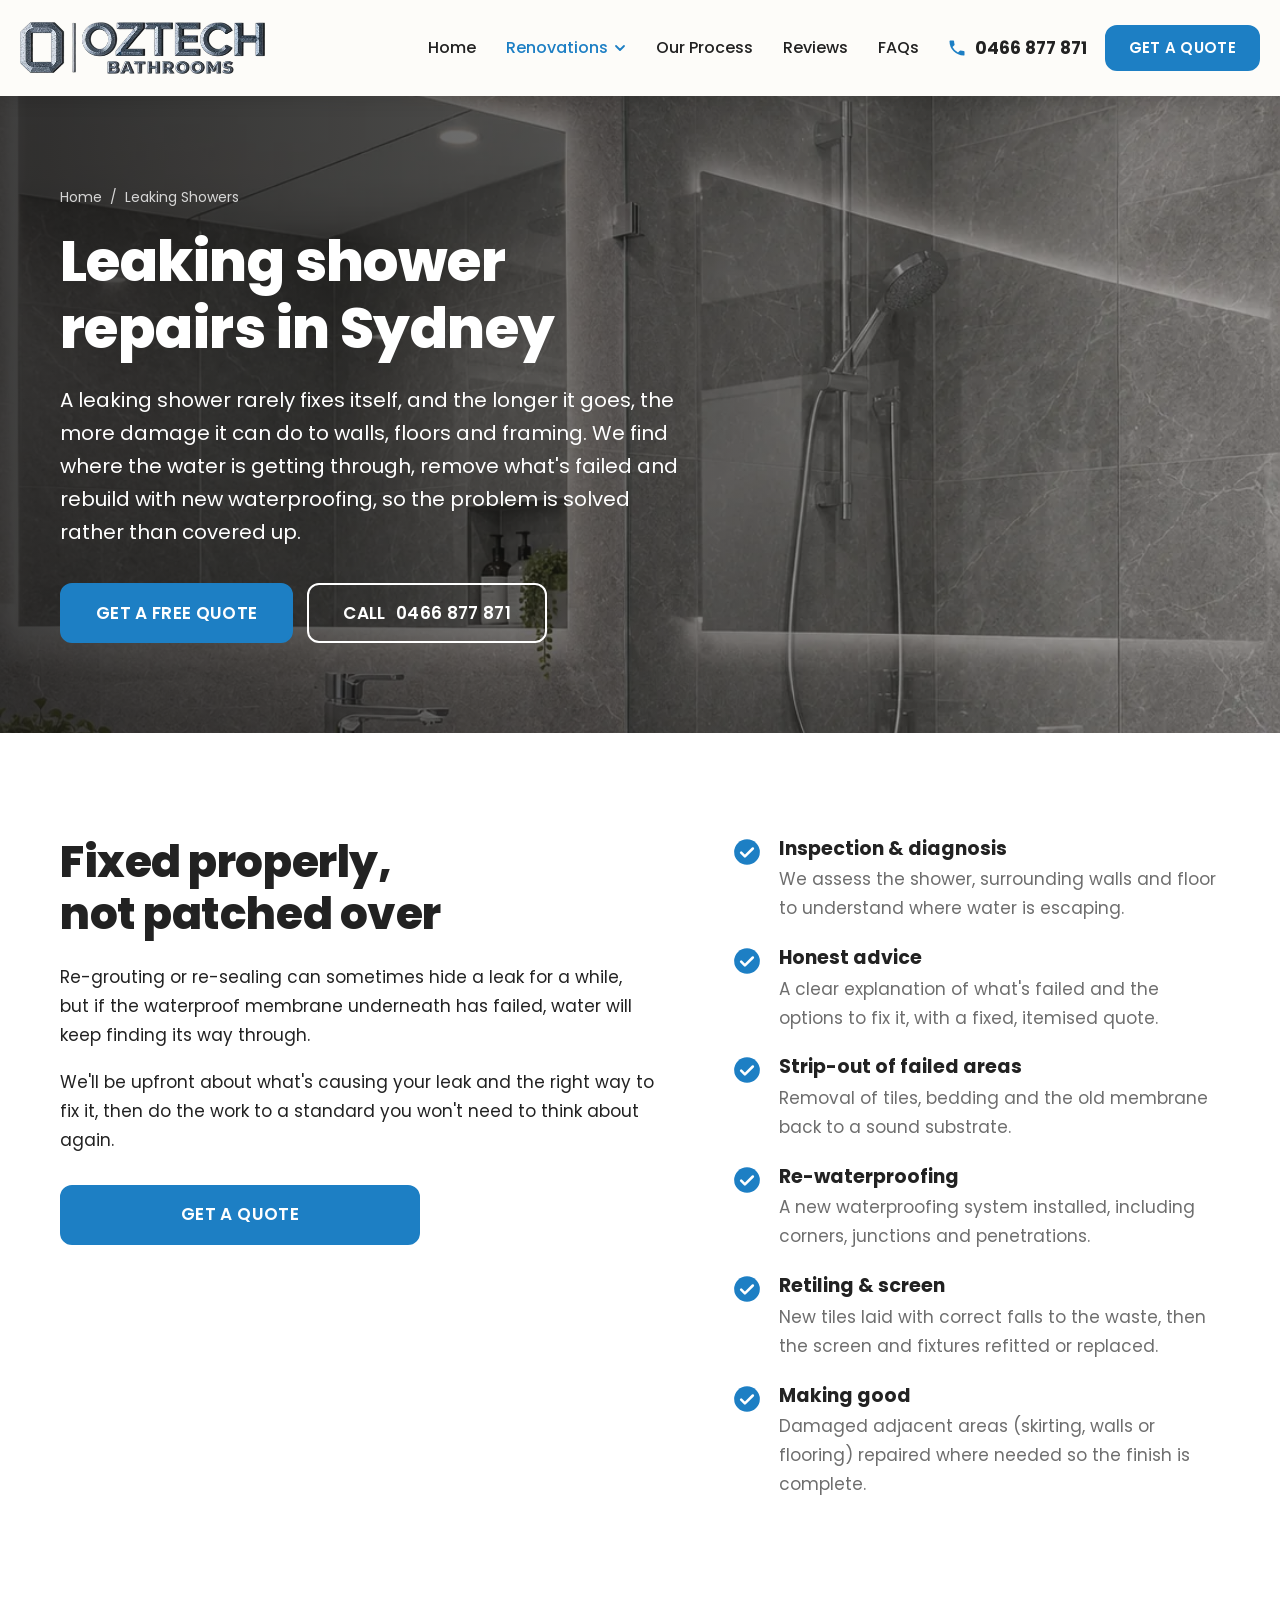
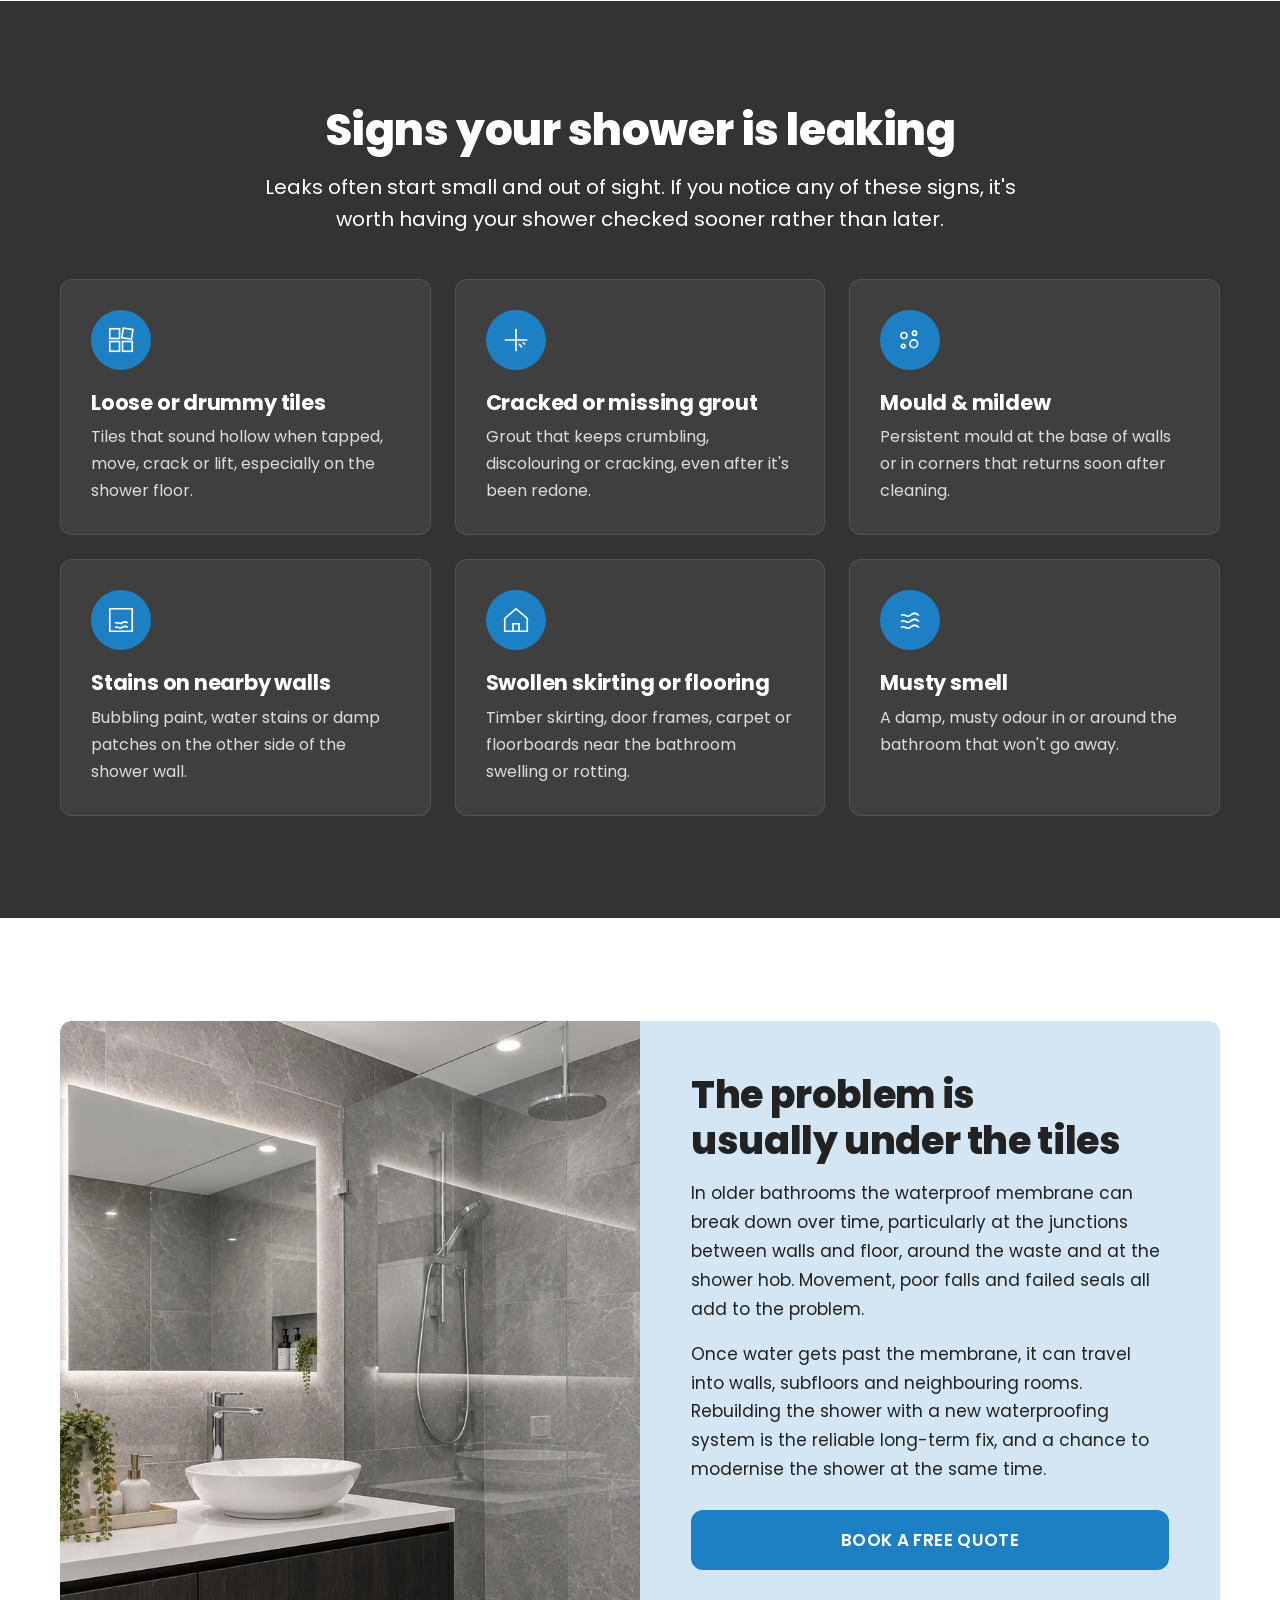
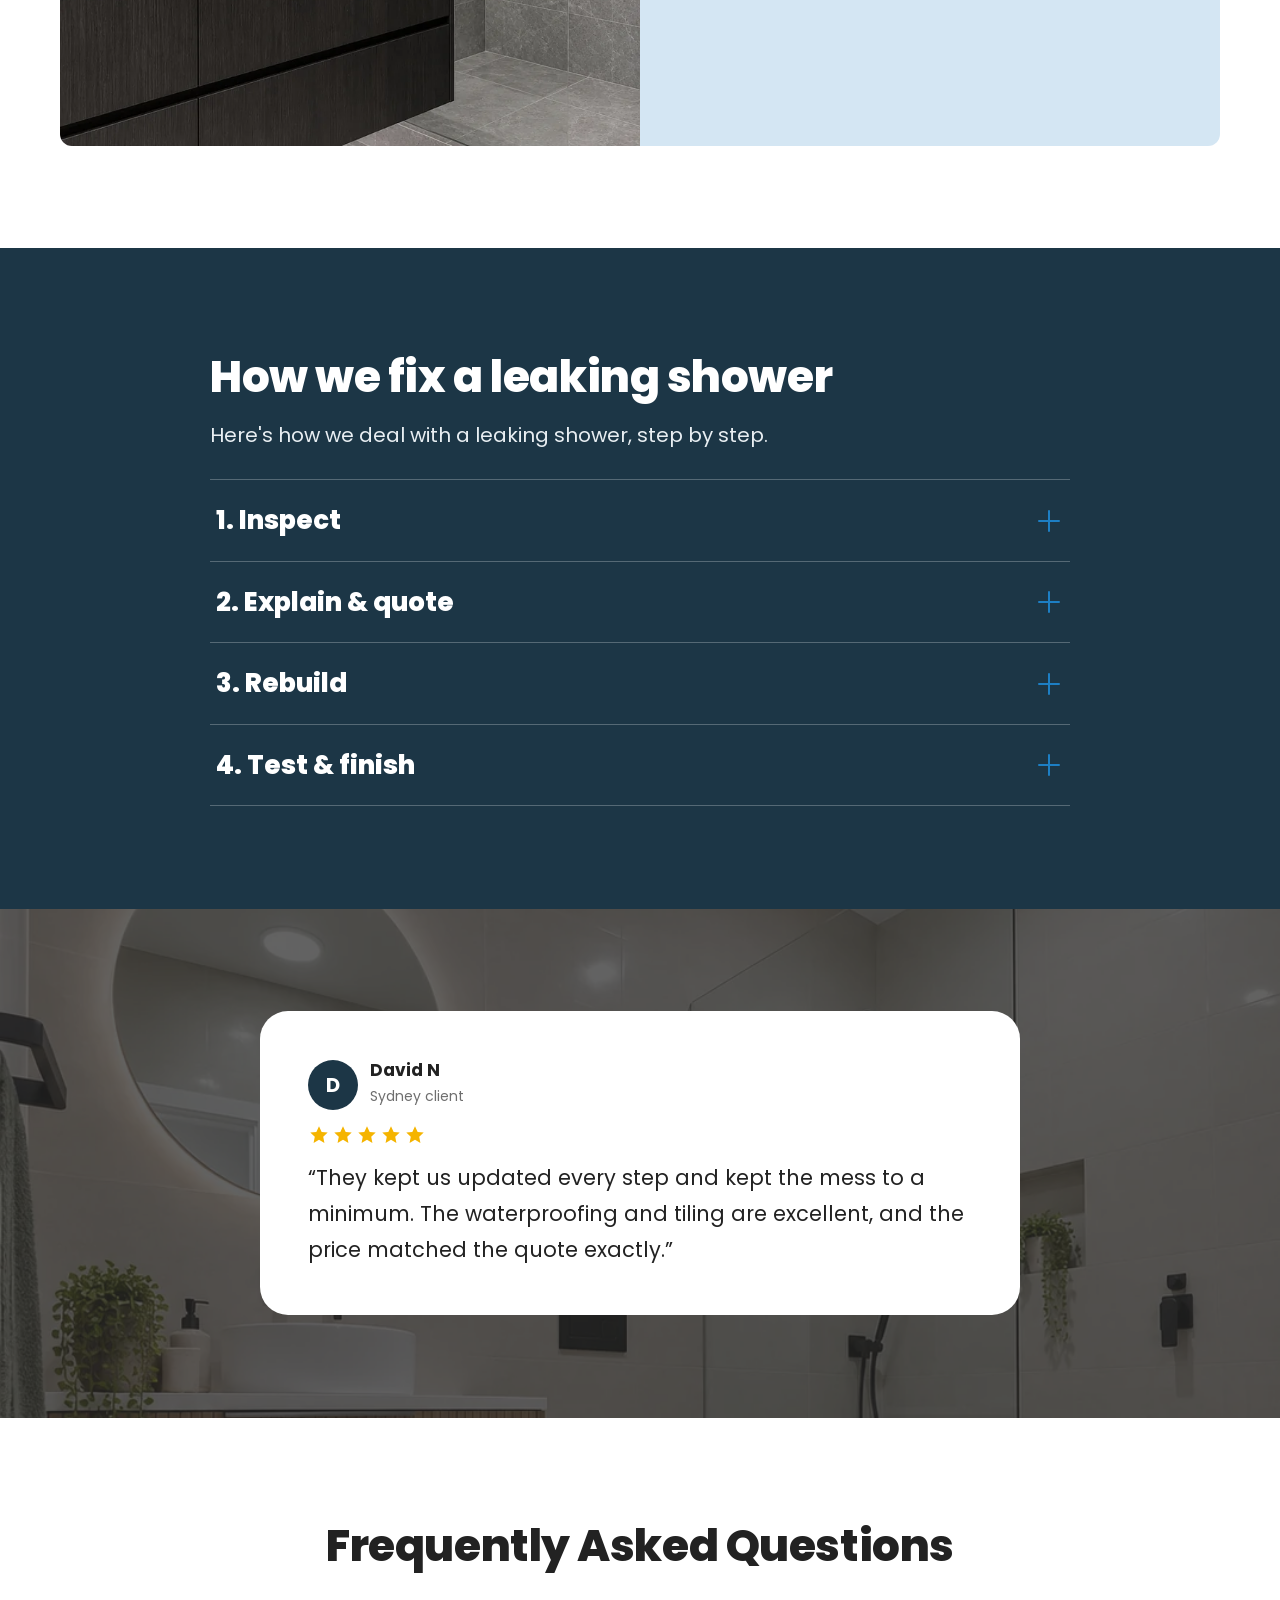
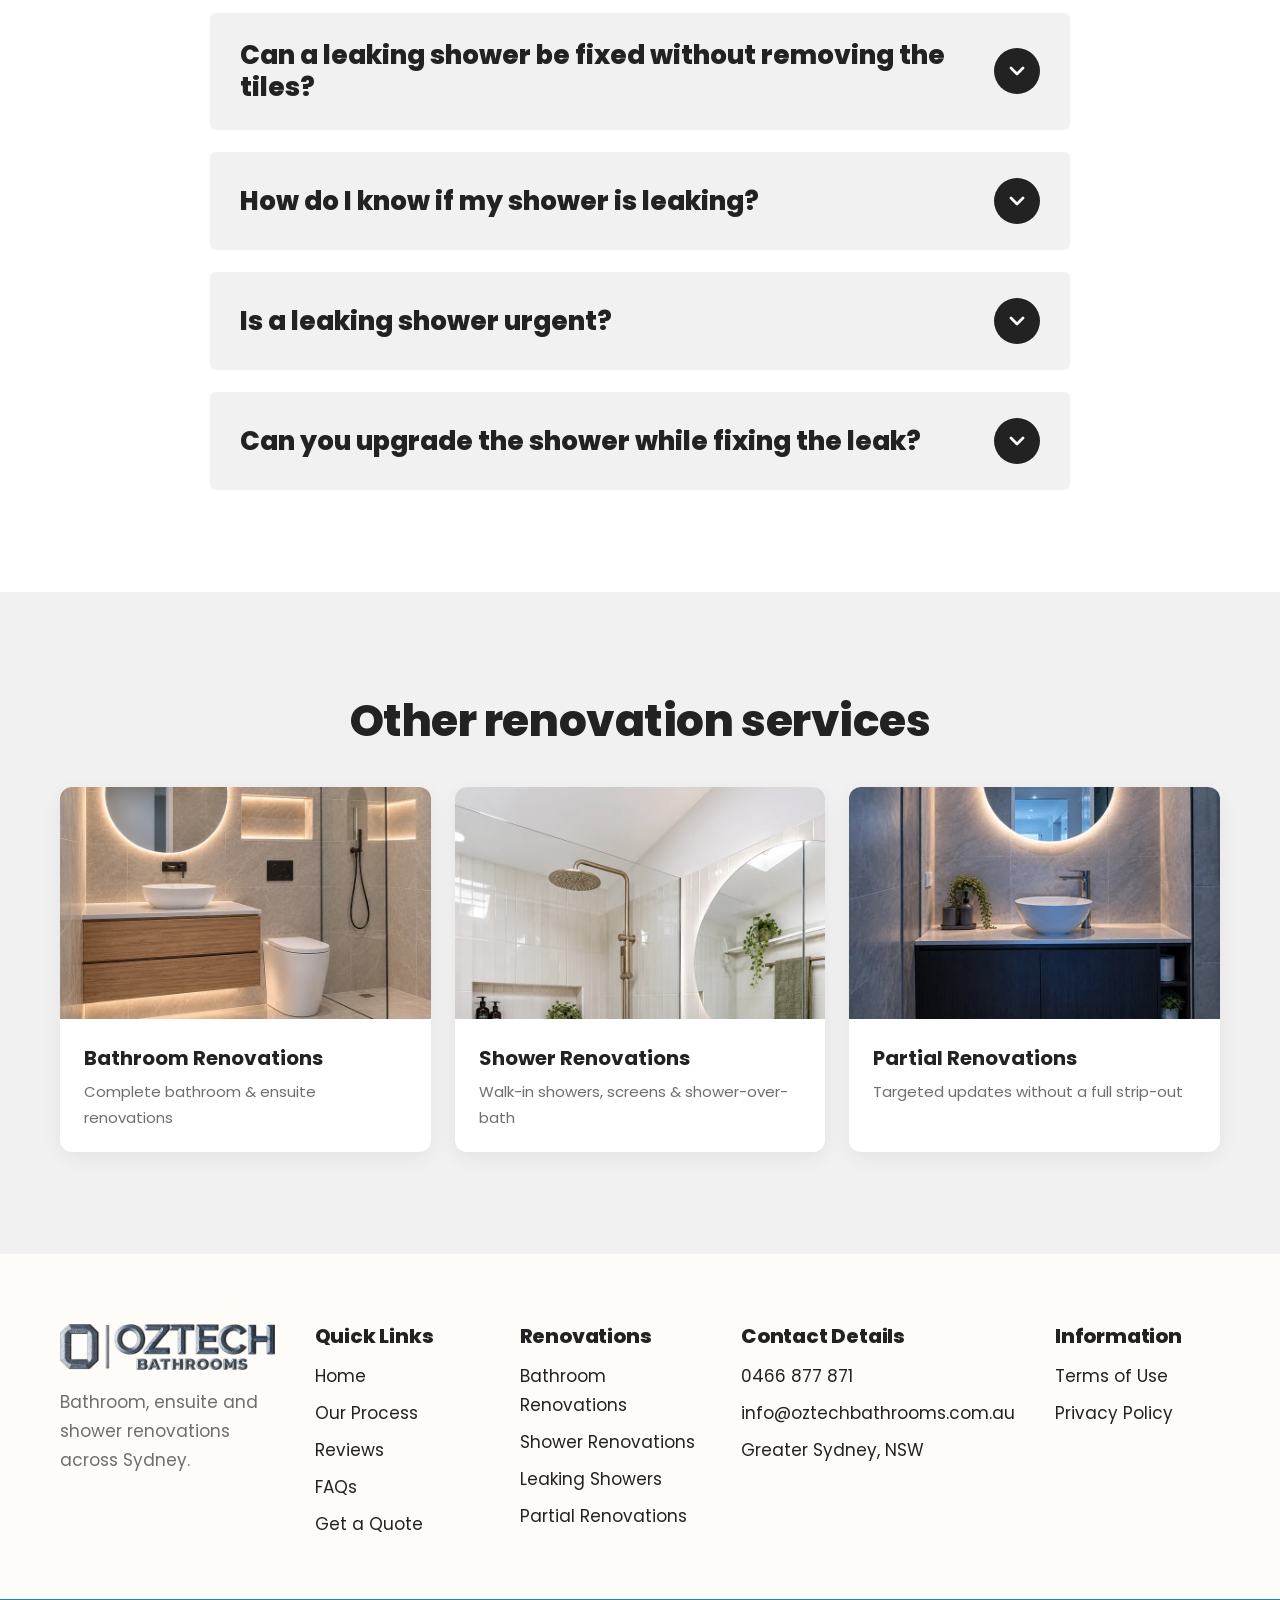
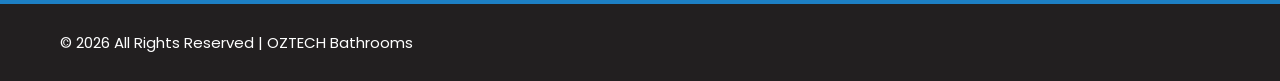
<file: leaking-showers.html>
<!doctype html>
<html lang="en-AU" class="no-js">
<head>
<meta charset="utf-8">
<meta name="viewport" content="width=device-width, initial-scale=1, viewport-fit=cover">
<title>Leaking Shower Repairs Sydney | Re-Waterproofing & Shower Rebuilds | OZTECH</title>
<meta name="description" content="Leaking shower repairs across Sydney. We find the source of the leak, remove failed waterproofing and rebuild your shower properly.">
<meta name="theme-color" content="#fdfcf9">
<meta property="og:type" content="website">
<meta property="og:site_name" content="OZTECH Bathrooms">
<meta property="og:title" content="Leaking Shower Repairs Sydney | Re-Waterproofing & Shower Rebuilds | OZTECH">
<meta property="og:description" content="Leaking shower repairs across Sydney. We find the source of the leak, remove failed waterproofing and rebuild your shower properly.">
<meta property="og:image" content="assets/img/og-image.jpg">
<meta property="og:locale" content="en_AU">
<meta name="twitter:card" content="summary_large_image">
<link rel="icon" href="favicon.ico" sizes="32x32">
<link rel="apple-touch-icon" href="assets/img/apple-touch-icon.png">
<link rel="preconnect" href="https://fonts.googleapis.com">
<link rel="preconnect" href="https://fonts.gstatic.com" crossorigin>
<link rel="stylesheet" href="https://fonts.googleapis.com/css2?family=Poppins:wght@400;500;600;700;800&display=swap">
<link rel="stylesheet" href="assets/css/styles.css">
<script type="application/ld+json">{"@context": "https://schema.org", "@type": "HomeAndConstructionBusiness", "name": "OZTECH Bathrooms", "description": "Sydney bathroom renovation specialists: complete bathroom and ensuite renovations, shower renovations, leaking shower repairs and partial renovations.", "image": "assets/img/og-image.jpg", "logo": "assets/img/oztech-logo-960.png", "telephone": "+61466877871", "email": "info@oztechbathrooms.com.au", "address": {"@type": "PostalAddress", "addressLocality": "Sydney", "addressRegion": "NSW", "addressCountry": "AU"}, "areaServed": {"@type": "City", "name": "Sydney"}, "makesOffer": [{"@type": "Offer", "itemOffered": {"@type": "Service", "name": "Bathroom Renovations"}}, {"@type": "Offer", "itemOffered": {"@type": "Service", "name": "Shower Renovations"}}, {"@type": "Offer", "itemOffered": {"@type": "Service", "name": "Leaking Showers"}}, {"@type": "Offer", "itemOffered": {"@type": "Service", "name": "Partial Renovations"}}]}</script>
<script type="application/ld+json">{"@context": "https://schema.org", "@type": "BreadcrumbList", "itemListElement": [{"@type": "ListItem", "position": 1, "name": "Home", "item": "index.html"}, {"@type": "ListItem", "position": 2, "name": "Leaking Showers", "item": "leaking-showers.html"}]}</script>
<script type="application/ld+json">{"@context": "https://schema.org", "@type": "FAQPage", "mainEntity": [{"@type": "Question", "name": "Can a leaking shower be fixed without removing the tiles?", "acceptedAnswer": {"@type": "Answer", "text": "Sometimes a failed silicone joint or a damaged grout line is the culprit, and that can be repaired without retiling. But if the waterproof membrane underneath has failed, re-grouting or sealing over the top usually only delays the problem. We'll tell you honestly what's going on and what will actually fix it."}}, {"@type": "Question", "name": "How do I know if my shower is leaking?", "acceptedAnswer": {"@type": "Answer", "text": "Common signs include loose or drummy tiles, cracked grout, recurring mould, stains or bubbling paint on nearby walls, swollen skirting boards and a musty smell. If you notice any of these, it's worth getting it checked."}}, {"@type": "Question", "name": "Is a leaking shower urgent?", "acceptedAnswer": {"@type": "Answer", "text": "It's best not to wait. Ongoing leaks can damage wall framing, subfloors and neighbouring rooms, and the cost of repair generally grows the longer water is getting through."}}, {"@type": "Question", "name": "Can you upgrade the shower while fixing the leak?", "acceptedAnswer": {"@type": "Answer", "text": "Absolutely. Because the shower is being rebuilt anyway, it's a great time to switch to a frameless screen, add a niche, change tiles or upgrade tapware."}}]}</script>
</head>
<body>
<a class="skip-link" href="#main">Skip to content</a>
<header class="site-header">
  <div class="header-inner">
    <a class="header-call" href="tel:+61466877871" data-biz-href="tel" aria-label="Call OZTECH Bathrooms"><svg viewBox="0 0 24 24" aria-hidden="true"><path fill="currentColor" d="M6.6 10.8a15.1 15.1 0 006.6 6.6l2.2-2.2a1 1 0 011-.25 11.4 11.4 0 003.6.57 1 1 0 011 1V20a1 1 0 01-1 1A17 17 0 013 4a1 1 0 011-1h3.5a1 1 0 011 1c0 1.25.2 2.45.57 3.57a1 1 0 01-.25 1z"/></svg></a>
    <a class="brand" href="index.html" aria-label="OZTECH Bathrooms home">
      <picture>
        <source srcset="assets/img/oztech-logo-480.webp 480w, assets/img/oztech-logo-960.webp 960w" sizes="220px" type="image/webp">
        <img src="assets/img/oztech-logo-480.png" alt="OZTECH Bathrooms" width="480" height="102" data-biz-img="logo">
      </picture>
    </a>
    <nav class="nav" aria-label="Primary">
      <ul>
        <li><a href="index.html">Home</a></li>
        <li class="has-menu">
          <button class="nav-link" type="button" aria-expanded="false" aria-haspopup="true" aria-current="page">Renovations <svg class="chev" viewBox="0 0 12 12" aria-hidden="true"><path d="M2 4l4 4 4-4" fill="none" stroke="currentColor" stroke-width="1.8" stroke-linecap="round" stroke-linejoin="round"/></svg></button>
          <ul class="menu"><li><a href="bathroom-renovations.html">Bathroom Renovations</a></li><li><a href="shower-renovations.html">Shower Renovations</a></li><li><a href="leaking-showers.html" aria-current="page">Leaking Showers</a></li><li><a href="partial-renovations.html">Partial Renovations</a></li></ul>
        </li>
        <li><a href="index.html#process">Our Process</a></li>
        <li><a href="index.html#reviews">Reviews</a></li>
        <li><a href="index.html#faq">FAQs</a></li>
      </ul>
    </nav>
    <div class="header-actions">
      <a class="header-phone" href="tel:+61466877871" data-biz-href="tel"><svg viewBox="0 0 24 24" aria-hidden="true"><path fill="currentColor" d="M6.6 10.8a15.1 15.1 0 006.6 6.6l2.2-2.2a1 1 0 011-.25 11.4 11.4 0 003.6.57 1 1 0 011 1V20a1 1 0 01-1 1A17 17 0 013 4a1 1 0 011-1h3.5a1 1 0 011 1c0 1.25.2 2.45.57 3.57a1 1 0 01-.25 1z"/></svg><span data-biz="phone">0466 877 871</span></a>
      <a class="btn btn--sm" href="get-a-quote.html">Get a Quote</a>
    </div>
    <button class="nav-toggle" type="button" aria-expanded="false" aria-controls="drawer" aria-label="Open menu"><svg viewBox="0 0 24 24" aria-hidden="true"><path d="M3 6h18M3 12h18M3 18h18" stroke="currentColor" stroke-width="2" stroke-linecap="round"/></svg></button>
  </div>
</header>

<div class="drawer" id="drawer" aria-hidden="true">
  <div class="drawer-top"><span>Menu</span><button class="drawer-close" type="button" aria-label="Close menu"><svg viewBox="0 0 24 24" aria-hidden="true"><path d="M5 5l14 14M19 5L5 19" stroke="currentColor" stroke-width="2" stroke-linecap="round"/></svg></button></div>
  <p class="drawer-label">Our Services</p>
  <ul class="drawer-list drawer-list--svc">
    <li><a href="bathroom-renovations.html"><span class="svc-bar__icon"><svg viewBox="0 0 20 20" fill="none" stroke="currentColor" stroke-width="1.1" aria-hidden="true"><path d="M2.5 9.5h15v6h-15zM10 9.5v6M7.5 12.5h.5M12 12.5h.5M7 9.5c0-1.5 1.3-2.5 3-2.5s3 1 3 2.5M10 4v3"/></svg></span>Bathroom Renovations</a></li><li><a href="shower-renovations.html"><span class="svc-bar__icon"><svg viewBox="0 0 20 20" fill="none" stroke="currentColor" stroke-width="1.1" aria-hidden="true"><path d="M4 17.5V5a2.5 2.5 0 012.5-2.5h2A2.5 2.5 0 0111 5v.5"/><path d="M8 5.5h6M9 9v1M11 9v1.5M13 9v1"/></svg></span>Shower Renovations</a></li><li><a href="leaking-showers.html"><span class="svc-bar__icon"><svg viewBox="0 0 20 20" fill="none" stroke="currentColor" stroke-width="1.1" aria-hidden="true"><path d="M10 2s5.5 6.2 5.5 10a5.5 5.5 0 01-11 0C4.5 8.2 10 2 10 2z"/></svg></span>Leaking Showers</a></li><li><a href="partial-renovations.html"><span class="svc-bar__icon"><svg viewBox="0 0 20 20" fill="none" stroke="currentColor" stroke-width="1.1" aria-hidden="true"><rect x="2.5" y="2.5" width="6.5" height="6.5"/><rect x="11" y="2.5" width="6.5" height="6.5" transform="rotate(8 14.25 5.75)"/><rect x="2.5" y="11" width="6.5" height="6.5"/><rect x="11" y="11" width="6.5" height="6.5"/></svg></span>Partial Renovations</a></li>
  </ul>
  <p class="drawer-label">More</p>
  <ul class="drawer-list">
    <li><a href="index.html">Home</a></li>
    <li><a href="index.html#process">Our Process</a></li>
    <li><a href="index.html#reviews">Reviews</a></li>
    <li><a href="index.html#faq">FAQs</a></li>
  </ul>
  <div class="drawer-foot">
    <a class="btn btn--block" href="get-a-quote.html">Get a Free Quote</a>
    <a class="btn btn--outline btn--block" href="tel:+61466877871" data-biz-href="tel">Call <span data-biz="phone">0466 877 871</span></a>
  </div>
</div>

<main id="main">

<section class="hero hero--page" aria-labelledby="page-title">
  <img class="hero-bg" src="assets/img/slots/svc-leaking-1600.webp" srcset="assets/img/slots/svc-leaking-800.webp 800w, assets/img/slots/svc-leaking-1600.webp 1600w" sizes="100vw" alt="" width="1600" height="1000" fetchpriority="high" decoding="async">
  <div class="wrap hero-inner">
    <ol class="crumbs" aria-label="Breadcrumb"><li><a href="index.html">Home</a></li><li aria-current="page">Leaking Showers</li></ol>
    <h1 id="page-title">Leaking shower repairs in Sydney</h1>
    <p>A leaking shower rarely fixes itself, and the longer it goes, the more damage it can do to walls, floors and framing. We find where the water is getting through, remove what's failed and rebuild with new waterproofing, so the problem is solved rather than covered up.</p>
    <div class="actions">
      <a class="btn" href="get-a-quote.html?service=leaking">Get a Free Quote</a>
      <a class="btn btn--outline-light" href="tel:+61466877871" data-biz-href="tel">Call <span data-biz="phone">0466 877 871</span></a>
    </div>
  </div>
</section>

<section class="band band--white" aria-labelledby="included-title">
  <div class="wrap split split--top">
    <div class="prose-block">
      <h2 id="included-title">Fixed properly, not patched over</h2>
      <p>Re-grouting or re-sealing can sometimes hide a leak for a while, but if the waterproof membrane underneath has failed, water will keep finding its way through.</p><p>We'll be upfront about what's causing your leak and the right way to fix it, then do the work to a standard you won't need to think about again.</p>
      <a class="btn btn--wide" href="get-a-quote.html?service=leaking">Get a Quote</a>
    </div>
    <ul class="checklist"><li><svg viewBox="0 0 24 24" aria-hidden="true"><circle cx="12" cy="12" r="11" fill="currentColor"/><path d="M7 12.5l3.2 3.2L17 9" fill="none" stroke="#fff" stroke-width="2.2" stroke-linecap="round" stroke-linejoin="round"/></svg><div><strong>Inspection &amp; diagnosis</strong><span>We assess the shower, surrounding walls and floor to understand where water is escaping.</span></div></li><li><svg viewBox="0 0 24 24" aria-hidden="true"><circle cx="12" cy="12" r="11" fill="currentColor"/><path d="M7 12.5l3.2 3.2L17 9" fill="none" stroke="#fff" stroke-width="2.2" stroke-linecap="round" stroke-linejoin="round"/></svg><div><strong>Honest advice</strong><span>A clear explanation of what's failed and the options to fix it, with a fixed, itemised quote.</span></div></li><li><svg viewBox="0 0 24 24" aria-hidden="true"><circle cx="12" cy="12" r="11" fill="currentColor"/><path d="M7 12.5l3.2 3.2L17 9" fill="none" stroke="#fff" stroke-width="2.2" stroke-linecap="round" stroke-linejoin="round"/></svg><div><strong>Strip-out of failed areas</strong><span>Removal of tiles, bedding and the old membrane back to a sound substrate.</span></div></li><li><svg viewBox="0 0 24 24" aria-hidden="true"><circle cx="12" cy="12" r="11" fill="currentColor"/><path d="M7 12.5l3.2 3.2L17 9" fill="none" stroke="#fff" stroke-width="2.2" stroke-linecap="round" stroke-linejoin="round"/></svg><div><strong>Re-waterproofing</strong><span>A new waterproofing system installed, including corners, junctions and penetrations.</span></div></li><li><svg viewBox="0 0 24 24" aria-hidden="true"><circle cx="12" cy="12" r="11" fill="currentColor"/><path d="M7 12.5l3.2 3.2L17 9" fill="none" stroke="#fff" stroke-width="2.2" stroke-linecap="round" stroke-linejoin="round"/></svg><div><strong>Retiling &amp; screen</strong><span>New tiles laid with correct falls to the waste, then the screen and fixtures refitted or replaced.</span></div></li><li><svg viewBox="0 0 24 24" aria-hidden="true"><circle cx="12" cy="12" r="11" fill="currentColor"/><path d="M7 12.5l3.2 3.2L17 9" fill="none" stroke="#fff" stroke-width="2.2" stroke-linecap="round" stroke-linejoin="round"/></svg><div><strong>Making good</strong><span>Damaged adjacent areas (skirting, walls or flooring) repaired where needed so the finish is complete.</span></div></li></ul>
  </div>
</section>

<section class="band band--charcoal" aria-labelledby="cards-title">
  <div class="wrap">
    <div class="intro intro--center">
      <h2 id="cards-title">Signs your shower is leaking</h2>
      <p class="lead">Leaks often start small and out of sight. If you notice any of these signs, it's worth having your shower checked sooner rather than later.</p>
    </div>
    <ul class="card-grid"><li><span class="card-icon"><svg viewBox="0 0 20 20" fill="none" stroke="currentColor" stroke-width="1.1" aria-hidden="true"><rect x="2.5" y="2.5" width="6.5" height="6.5"/><rect x="11" y="2.5" width="6.5" height="6.5" transform="rotate(8 14.25 5.75)"/><rect x="2.5" y="11" width="6.5" height="6.5"/><rect x="11" y="11" width="6.5" height="6.5"/></svg></span><h3>Loose or drummy tiles</h3><p>Tiles that sound hollow when tapped, move, crack or lift, especially on the shower floor.</p></li><li><span class="card-icon"><svg viewBox="0 0 20 20" fill="none" stroke="currentColor" stroke-width="1.1" aria-hidden="true"><path d="M2.5 10h15M10 2.5v15"/><path d="M12 12.5l2 2.5M14.5 11.5l1.5 1.5" /></svg></span><h3>Cracked or missing grout</h3><p>Grout that keeps crumbling, discolouring or cracking, even after it's been redone.</p></li><li><span class="card-icon"><svg viewBox="0 0 20 20" fill="none" stroke="currentColor" stroke-width="1.1" aria-hidden="true"><circle cx="6" cy="7" r="2"/><circle cx="13" cy="5.5" r="1.4"/><circle cx="12.5" cy="12.5" r="2.6"/><circle cx="5.5" cy="14" r="1.2"/></svg></span><h3>Mould &amp; mildew</h3><p>Persistent mould at the base of walls or in corners that returns soon after cleaning.</p></li><li><span class="card-icon"><svg viewBox="0 0 20 20" fill="none" stroke="currentColor" stroke-width="1.1" aria-hidden="true"><path d="M2.5 2.5h15v15h-15z"/><path d="M6 12c1.5-1 3 1 4.5 0s3-1 4 0M6 15c1.5-1 3 1 4.5 0s3-1 4 0"/></svg></span><h3>Stains on nearby walls</h3><p>Bubbling paint, water stains or damp patches on the other side of the shower wall.</p></li><li><span class="card-icon"><svg viewBox="0 0 20 20" fill="none" stroke="currentColor" stroke-width="1.1" aria-hidden="true"><path d="M2.5 9L10 2.5 17.5 9v8.5h-15z"/><path d="M8 17.5v-5h4v5"/></svg></span><h3>Swollen skirting or flooring</h3><p>Timber skirting, door frames, carpet or floorboards near the bathroom swelling or rotting.</p></li><li><span class="card-icon"><svg viewBox="0 0 20 20" fill="none" stroke="currentColor" stroke-width="1.1" aria-hidden="true"><path d="M4 7c2-2 4 2 6 0s4-2 6 0M4 11c2-2 4 2 6 0s4-2 6 0M4 15c2-2 4 2 6 0s4-2 6 0"/></svg></span><h3>Musty smell</h3><p>A damp, musty odour in or around the bathroom that won't go away.</p></li></ul>
  </div>
</section>

<section class="band band--white tips" aria-labelledby="media-title">
  <div class="wrap tips-grid">
    <div class="tips-img"><img src="assets/img/slots/svc-leaking-2-1600.webp" srcset="assets/img/slots/svc-leaking-2-800.webp 800w, assets/img/slots/svc-leaking-2-1600.webp 1600w" sizes="(max-width: 900px) 100vw, 50vw" alt="" width="1600" height="2000" loading="lazy" decoding="async"></div>
    <div class="tips-panel">
      <h2 id="media-title">The problem is usually under the tiles</h2>
      <p>In older bathrooms the waterproof membrane can break down over time, particularly at the junctions between walls and floor, around the waste and at the shower hob. Movement, poor falls and failed seals all add to the problem.</p><p>Once water gets past the membrane, it can travel into walls, subfloors and neighbouring rooms. Rebuilding the shower with a new waterproofing system is the reliable long-term fix, and a chance to modernise the shower at the same time.</p>
      <a class="btn btn--block" href="get-a-quote.html?service=leaking">Book a Free Quote</a>
    </div>
  </div>
</section>

<section class="band band--navy" aria-labelledby="process-title">
  <div class="wrap wrap--narrow">
    <h2 id="process-title">How we fix a leaking shower</h2>
    <p class="lead">Here's how we deal with a leaking shower, step by step.</p>
    <div class="steps"><details><summary><span>1. Inspect</span><svg class="plus" viewBox="0 0 24 24" aria-hidden="true"><path d="M12 4v16M4 12h16" stroke="currentColor" stroke-width="1.6" stroke-linecap="round"/></svg></summary><p>We check the shower, waste, junctions and surrounding areas for signs of water escaping.</p></details><details><summary><span>2. Explain &amp; quote</span><svg class="plus" viewBox="0 0 24 24" aria-hidden="true"><path d="M12 4v16M4 12h16" stroke="currentColor" stroke-width="1.6" stroke-linecap="round"/></svg></summary><p>You'll get a clear explanation of the cause and a fixed, itemised quote to fix it properly.</p></details><details><summary><span>3. Rebuild</span><svg class="plus" viewBox="0 0 24 24" aria-hidden="true"><path d="M12 4v16M4 12h16" stroke="currentColor" stroke-width="1.6" stroke-linecap="round"/></svg></summary><p>Failed areas removed, new waterproofing applied, then retiled with correct falls.</p></details><details><summary><span>4. Test &amp; finish</span><svg class="plus" viewBox="0 0 24 24" aria-hidden="true"><path d="M12 4v16M4 12h16" stroke="currentColor" stroke-width="1.6" stroke-linecap="round"/></svg></summary><p>Water-tested, sealed, cleaned and back in use, with nearby damage made good.</p></details></div>
  </div>
</section>

<section class="reviews reviews--single" aria-label="Client review">
  <img class="reviews-bg" src="assets/img/slots/reviews-bg-1600.webp" srcset="assets/img/slots/reviews-bg-800.webp 800w, assets/img/slots/reviews-bg-1600.webp 1600w" sizes="100vw" alt="" width="1600" height="900" loading="lazy" decoding="async">
  <div class="wrap reviews-inner">
    <div class="review-box review-box--single">
      <figure class="review-card">
        <figcaption><span class="avatar" aria-hidden="true">D</span><span><strong>David N</strong><small>Sydney client</small></span></figcaption>
        <span class="stars" role="img" aria-label="5 out of 5 stars"><svg viewBox="0 0 24 24" aria-hidden="true"><path fill="currentColor" d="M12 2.5l2.9 6.1 6.6.8-4.9 4.6 1.3 6.6L12 17.3l-5.9 3.3 1.3-6.6-4.9-4.6 6.6-.8z"/></svg><svg viewBox="0 0 24 24" aria-hidden="true"><path fill="currentColor" d="M12 2.5l2.9 6.1 6.6.8-4.9 4.6 1.3 6.6L12 17.3l-5.9 3.3 1.3-6.6-4.9-4.6 6.6-.8z"/></svg><svg viewBox="0 0 24 24" aria-hidden="true"><path fill="currentColor" d="M12 2.5l2.9 6.1 6.6.8-4.9 4.6 1.3 6.6L12 17.3l-5.9 3.3 1.3-6.6-4.9-4.6 6.6-.8z"/></svg><svg viewBox="0 0 24 24" aria-hidden="true"><path fill="currentColor" d="M12 2.5l2.9 6.1 6.6.8-4.9 4.6 1.3 6.6L12 17.3l-5.9 3.3 1.3-6.6-4.9-4.6 6.6-.8z"/></svg><svg viewBox="0 0 24 24" aria-hidden="true"><path fill="currentColor" d="M12 2.5l2.9 6.1 6.6.8-4.9 4.6 1.3 6.6L12 17.3l-5.9 3.3 1.3-6.6-4.9-4.6 6.6-.8z"/></svg></span>
        <blockquote>&ldquo;They kept us updated every step and kept the mess to a minimum. The waterproofing and tiling are excellent, and the price matched the quote exactly.&rdquo;</blockquote>
      </figure>
    </div>
  </div>
</section>

<section class="band band--white" aria-labelledby="faq-title">
  <div class="wrap wrap--narrow">
    <h2 id="faq-title" class="center">Frequently Asked Questions</h2>
    <div class="faq"><details><summary><span>Can a leaking shower be fixed without removing the tiles?</span><i aria-hidden="true"><svg class="chev" viewBox="0 0 12 12" aria-hidden="true"><path d="M2 4l4 4 4-4" fill="none" stroke="currentColor" stroke-width="1.8" stroke-linecap="round" stroke-linejoin="round"/></svg></i></summary><div class="faq-a"><p>Sometimes a failed silicone joint or a damaged grout line is the culprit, and that can be repaired without retiling. But if the waterproof membrane underneath has failed, re-grouting or sealing over the top usually only delays the problem.</p><p>We'll tell you honestly what's going on and what will actually fix it.</p></div></details><details><summary><span>How do I know if my shower is leaking?</span><i aria-hidden="true"><svg class="chev" viewBox="0 0 12 12" aria-hidden="true"><path d="M2 4l4 4 4-4" fill="none" stroke="currentColor" stroke-width="1.8" stroke-linecap="round" stroke-linejoin="round"/></svg></i></summary><div class="faq-a"><p>Common signs include loose or drummy tiles, cracked grout, recurring mould, stains or bubbling paint on nearby walls, swollen skirting boards and a musty smell. If you notice any of these, it's worth getting it checked.</p></div></details><details><summary><span>Is a leaking shower urgent?</span><i aria-hidden="true"><svg class="chev" viewBox="0 0 12 12" aria-hidden="true"><path d="M2 4l4 4 4-4" fill="none" stroke="currentColor" stroke-width="1.8" stroke-linecap="round" stroke-linejoin="round"/></svg></i></summary><div class="faq-a"><p>It's best not to wait. Ongoing leaks can damage wall framing, subfloors and neighbouring rooms, and the cost of repair generally grows the longer water is getting through.</p></div></details><details><summary><span>Can you upgrade the shower while fixing the leak?</span><i aria-hidden="true"><svg class="chev" viewBox="0 0 12 12" aria-hidden="true"><path d="M2 4l4 4 4-4" fill="none" stroke="currentColor" stroke-width="1.8" stroke-linecap="round" stroke-linejoin="round"/></svg></i></summary><div class="faq-a"><p>Absolutely. Because the shower is being rebuilt anyway, it's a great time to switch to a frameless screen, add a niche, change tiles or upgrade tapware.</p></div></details></div>
  </div>
</section>

<section class="band band--grey" aria-labelledby="related-title">
  <div class="wrap">
    <h2 id="related-title" class="center">Other renovation services</h2>
    <div class="related-grid"><a class="related-card" href="bathroom-renovations.html"><img src="assets/img/slots/svc-bathroom-1600.webp" srcset="assets/img/slots/svc-bathroom-800.webp 800w, assets/img/slots/svc-bathroom-1600.webp 1600w" sizes="(max-width: 900px) 100vw, 30vw" alt="" width="1600" height="1000" loading="lazy" decoding="async"><span><strong>Bathroom Renovations</strong><small>Complete bathroom & ensuite renovations</small></span></a><a class="related-card" href="shower-renovations.html"><img src="assets/img/slots/svc-shower-1600.webp" srcset="assets/img/slots/svc-shower-800.webp 800w, assets/img/slots/svc-shower-1600.webp 1600w" sizes="(max-width: 900px) 100vw, 30vw" alt="" width="1600" height="1000" loading="lazy" decoding="async"><span><strong>Shower Renovations</strong><small>Walk-in showers, screens & shower-over-bath</small></span></a><a class="related-card" href="partial-renovations.html"><img src="assets/img/slots/svc-partial-1600.webp" srcset="assets/img/slots/svc-partial-800.webp 800w, assets/img/slots/svc-partial-1600.webp 1600w" sizes="(max-width: 900px) 100vw, 30vw" alt="" width="1600" height="1000" loading="lazy" decoding="async"><span><strong>Partial Renovations</strong><small>Targeted updates without a full strip-out</small></span></a></div>
  </div>
</section>

</main>

<footer class="site-footer">
  <div class="wrap footer-grid">
    <div class="footer-brand">
      <img src="assets/img/oztech-logo-480.png" alt="OZTECH Bathrooms" width="480" height="102" loading="lazy" data-biz-img="logo">
      <p>Bathroom, ensuite and shower renovations across Sydney.</p>
      <div class="footer-social" data-biz-social hidden>
        <a href="#" data-biz-link="facebook" data-biz-wrap hidden aria-label="Facebook" target="_blank" rel="noopener"><svg viewBox="0 0 24 24" aria-hidden="true"><path fill="currentColor" d="M14 8.5V6.8c0-.8.2-1.3 1.4-1.3H17V2.6c-.3 0-1.2-.1-2.4-.1-2.4 0-4 1.4-4 4.1v1.9H8V12h2.6v9.5H14V12h2.7l.4-3.5z"/></svg></a>
        <a href="#" data-biz-link="instagram" data-biz-wrap hidden aria-label="Instagram" target="_blank" rel="noopener"><svg viewBox="0 0 24 24" aria-hidden="true"><rect x="3" y="3" width="18" height="18" rx="5" fill="none" stroke="currentColor" stroke-width="2"/><circle cx="12" cy="12" r="4.2" fill="none" stroke="currentColor" stroke-width="2"/><circle cx="17.4" cy="6.6" r="1.2" fill="currentColor"/></svg></a>
      </div>
    </div>
    <div>
      <h3>Quick Links</h3>
      <ul class="footer-links">
        <li><a href="index.html">Home</a></li>
        <li><a href="index.html#process">Our Process</a></li>
        <li><a href="index.html#reviews">Reviews</a></li>
        <li><a href="index.html#faq">FAQs</a></li>
        <li><a href="get-a-quote.html">Get a Quote</a></li>
      </ul>
    </div>
    <div>
      <h3>Renovations</h3>
      <ul class="footer-links"><li><a href="bathroom-renovations.html">Bathroom Renovations</a></li><li><a href="shower-renovations.html">Shower Renovations</a></li><li><a href="leaking-showers.html">Leaking Showers</a></li><li><a href="partial-renovations.html">Partial Renovations</a></li></ul>
    </div>
    <div>
      <h3>Contact Details</h3>
      <ul class="footer-links">
        <li><a href="tel:+61466877871" data-biz-href="tel"><span data-biz="phone">0466 877 871</span></a></li>
        <li><a href="mailto:info@oztechbathrooms.com.au" data-biz-href="mailto"><span data-biz="email">info@oztechbathrooms.com.au</span></a></li>
        <li><span data-biz="service_area">Greater Sydney, NSW</span></li>
      </ul>
      <div class="footer-hours" data-biz-wrap hidden>
        <h3>Business Hours</h3>
        <p data-biz="hours" data-biz-optional></p>
      </div>
    </div>
    <div>
      <h3>Information</h3>
      <ul class="footer-links">
        <li><a href="terms.html">Terms of Use</a></li>
        <li><a href="privacy-policy.html">Privacy Policy</a></li>
      </ul>
      <ul class="footer-legal">
        <li data-biz-wrap hidden><span data-biz="abn" data-biz-optional data-biz-format="ABN {}"></span></li>
        <li data-biz-wrap hidden><span data-biz="licence" data-biz-optional data-biz-format="Builders Lic no. {}"></span></li>
      </ul>
    </div>
  </div>
  <div class="footer-bar">
    <div class="wrap">&copy; <span data-year>2026</span> All Rights Reserved | <span data-biz="business_name">OZTECH Bathrooms</span></div>
  </div>
</footer>

<a class="to-top" href="#main" aria-label="Back to top"><svg viewBox="0 0 24 24" aria-hidden="true"><path d="M5 15l7-7 7 7" fill="none" stroke="currentColor" stroke-width="3" stroke-linecap="round" stroke-linejoin="round"/></svg></a>

<script src="assets/js/config.js" defer></script>
<script src="assets/js/cms.js" defer></script>
<script src="assets/js/main.js" defer></script>
</body>
</html>
</file>
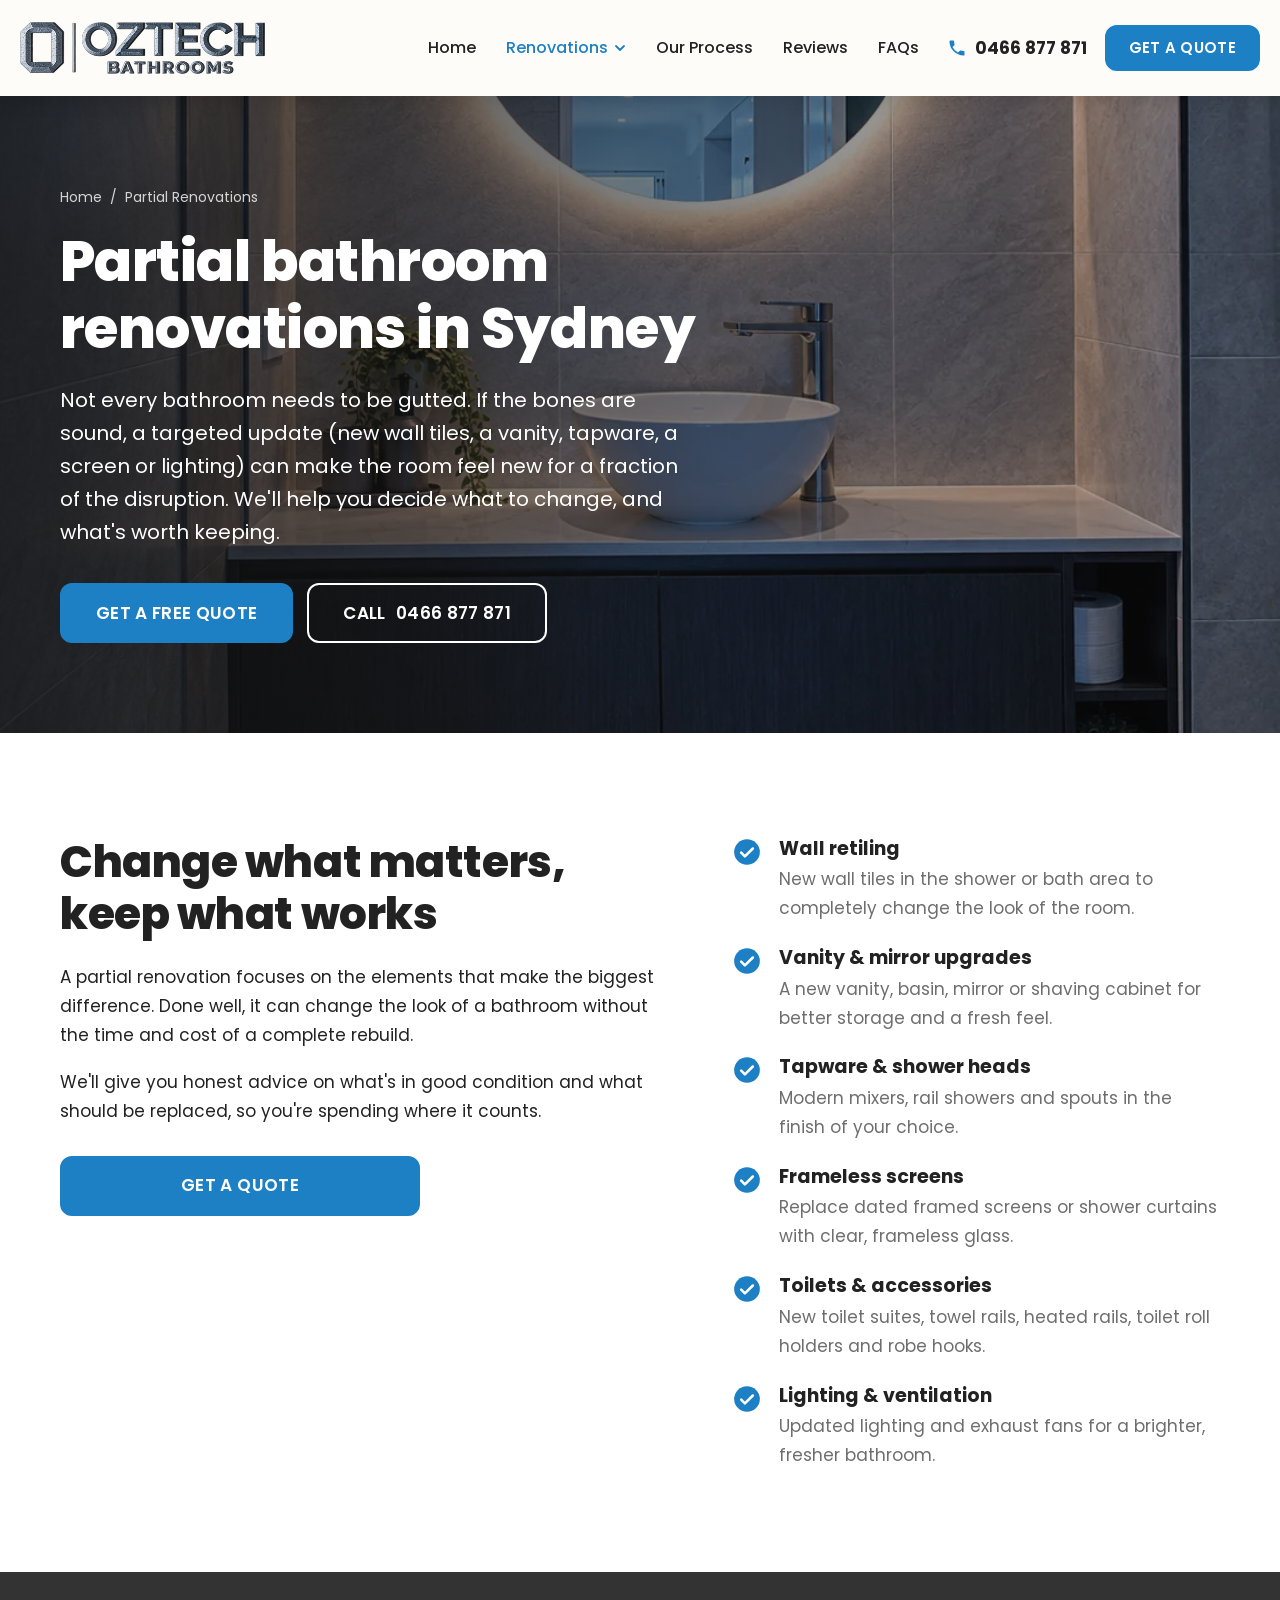
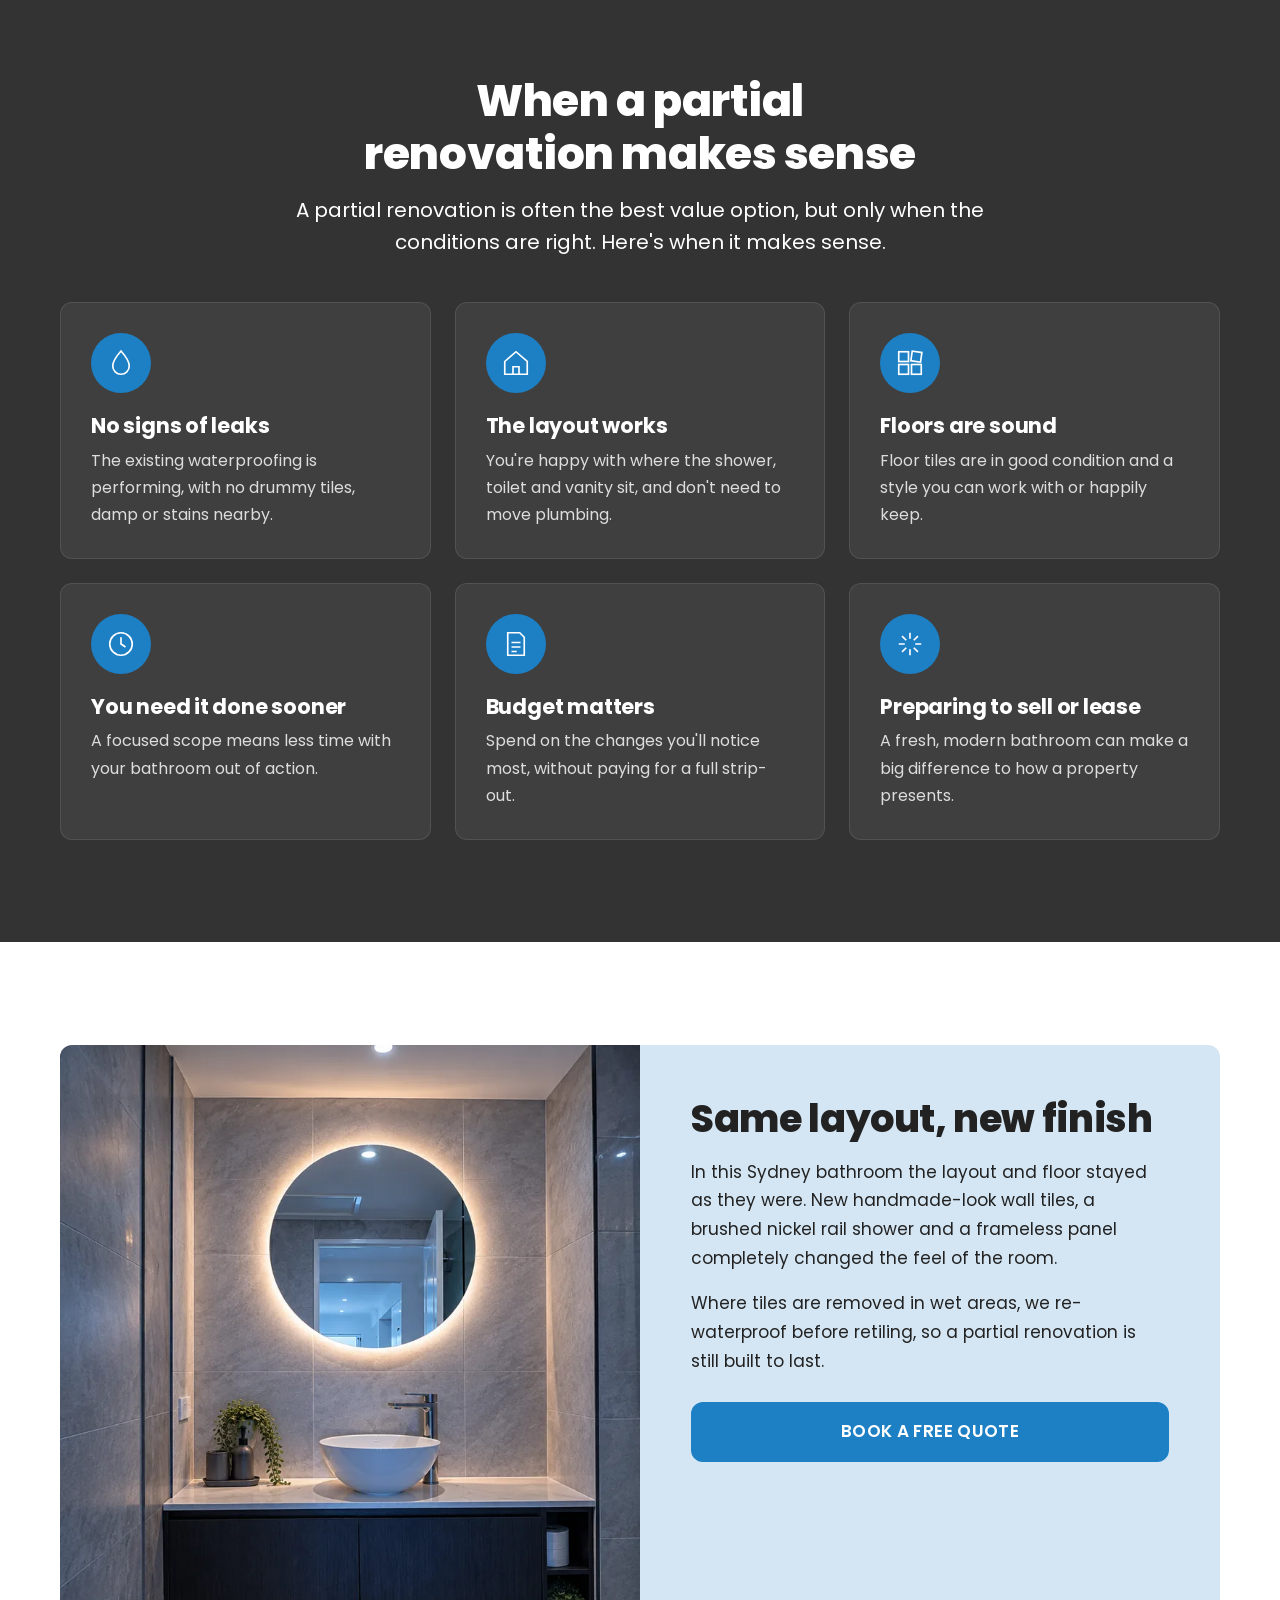
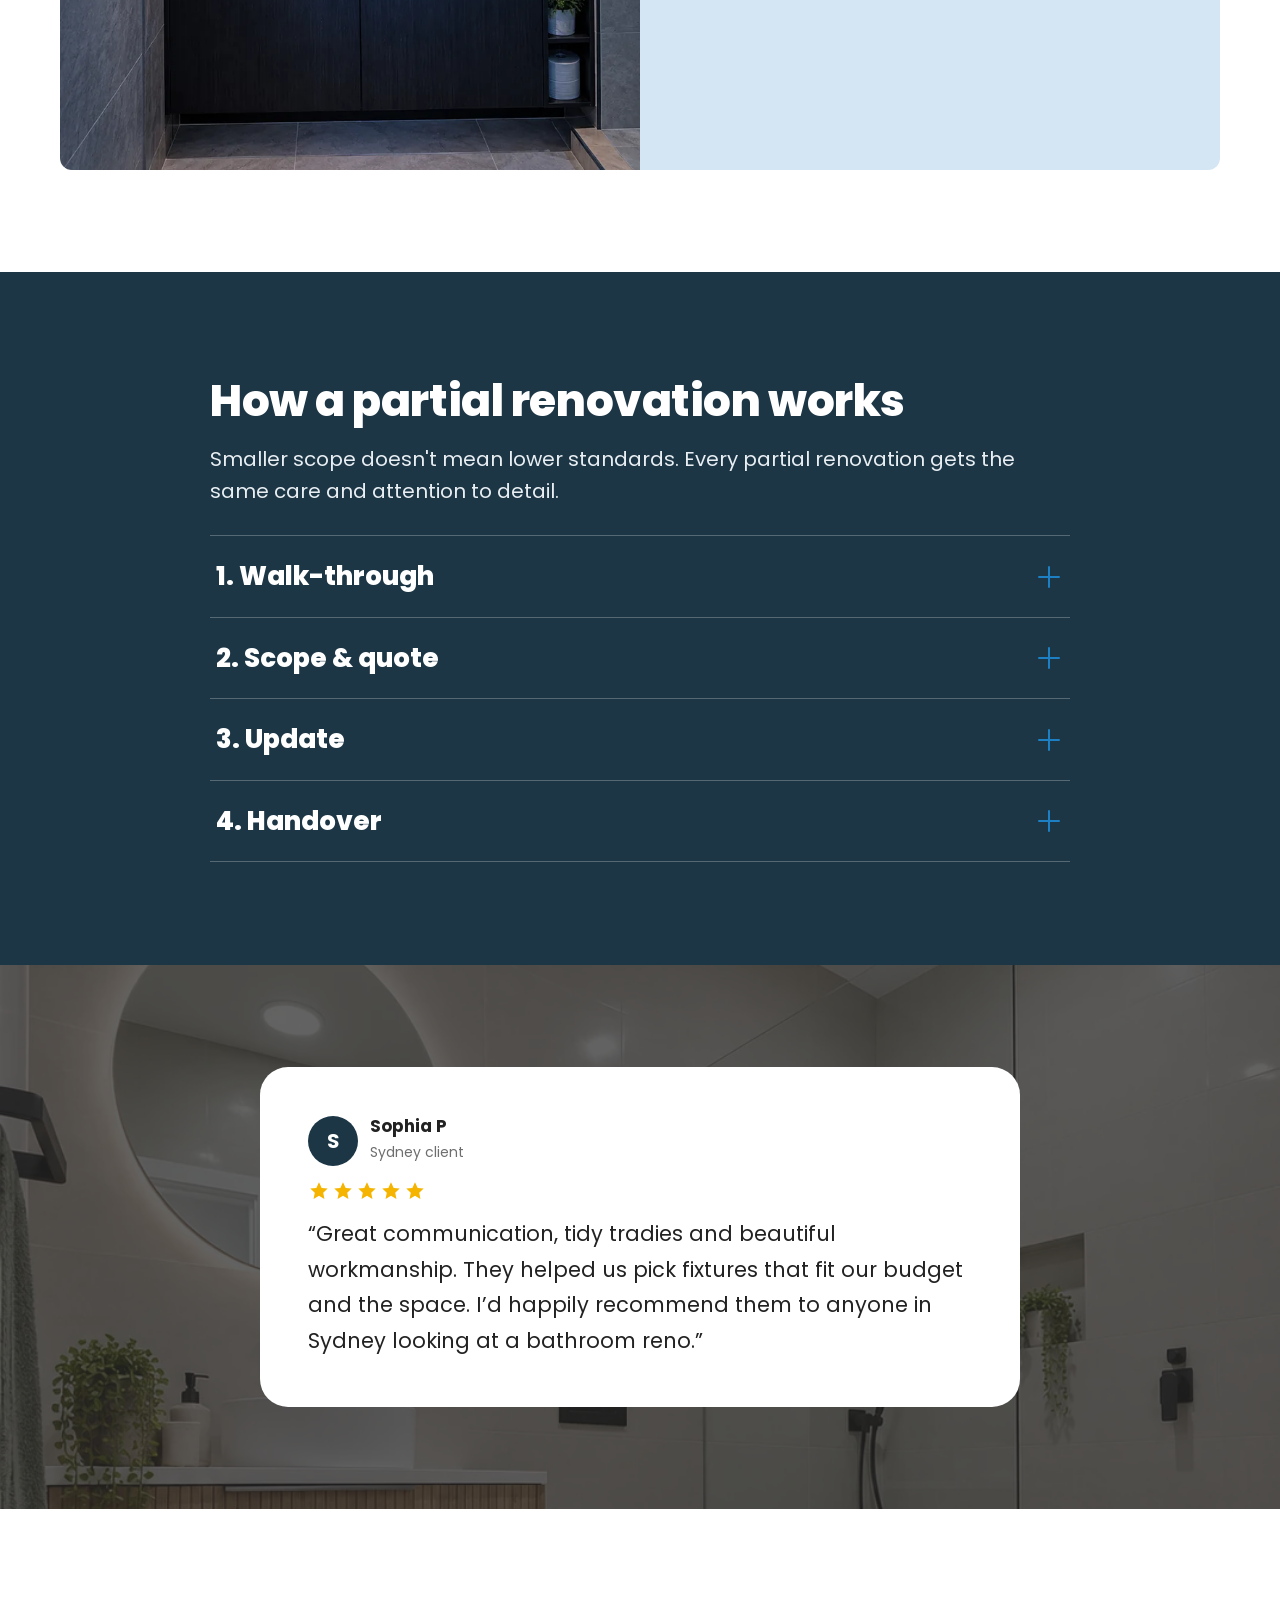
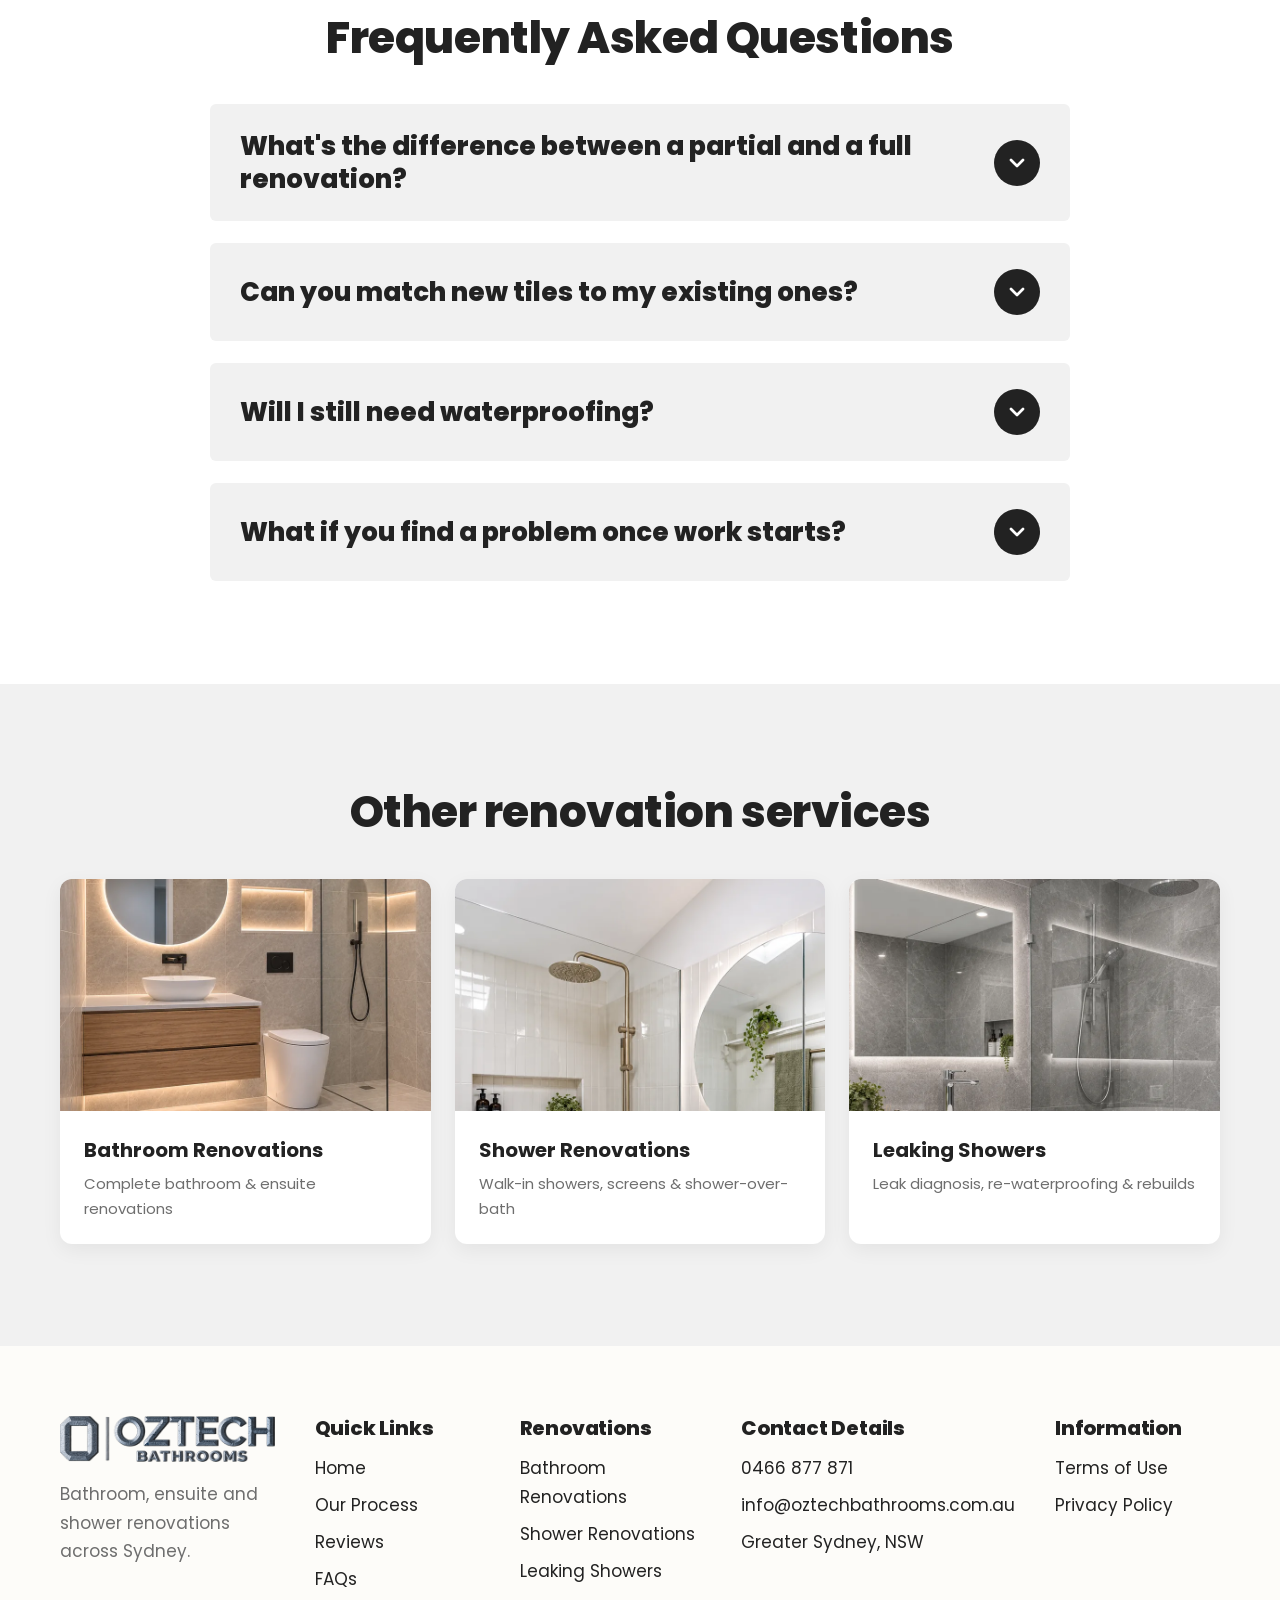
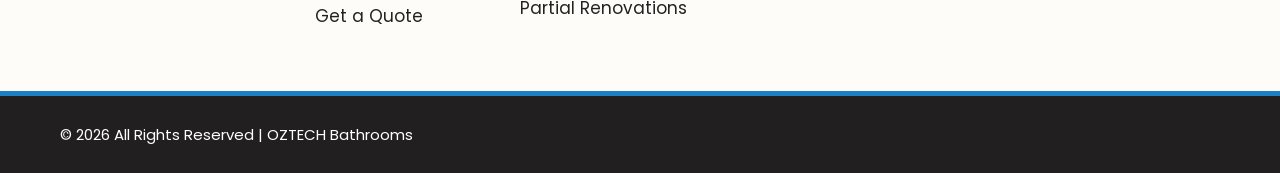
<file: partial-renovations.html>
<!doctype html>
<html lang="en-AU" class="no-js">
<head>
<meta charset="utf-8">
<meta name="viewport" content="width=device-width, initial-scale=1, viewport-fit=cover">
<title>Partial Bathroom Renovations Sydney | Bathroom Updates & Refreshes | OZTECH</title>
<meta name="description" content="Partial bathroom renovations in Sydney. Update tiles, vanities, tapware, screens and lighting without a full strip-out. A practical option when the budget or timeframe is tighter.">
<meta name="theme-color" content="#fdfcf9">
<meta property="og:type" content="website">
<meta property="og:site_name" content="OZTECH Bathrooms">
<meta property="og:title" content="Partial Bathroom Renovations Sydney | Bathroom Updates & Refreshes | OZTECH">
<meta property="og:description" content="Partial bathroom renovations in Sydney. Update tiles, vanities, tapware, screens and lighting without a full strip-out. A practical option when the budget or timeframe is tighter.">
<meta property="og:image" content="assets/img/og-image.jpg">
<meta property="og:locale" content="en_AU">
<meta name="twitter:card" content="summary_large_image">
<link rel="icon" href="favicon.ico" sizes="32x32">
<link rel="apple-touch-icon" href="assets/img/apple-touch-icon.png">
<link rel="preconnect" href="https://fonts.googleapis.com">
<link rel="preconnect" href="https://fonts.gstatic.com" crossorigin>
<link rel="stylesheet" href="https://fonts.googleapis.com/css2?family=Poppins:wght@400;500;600;700;800&display=swap">
<link rel="stylesheet" href="assets/css/styles.css">
<script type="application/ld+json">{"@context": "https://schema.org", "@type": "HomeAndConstructionBusiness", "name": "OZTECH Bathrooms", "description": "Sydney bathroom renovation specialists: complete bathroom and ensuite renovations, shower renovations, leaking shower repairs and partial renovations.", "image": "assets/img/og-image.jpg", "logo": "assets/img/oztech-logo-960.png", "telephone": "+61466877871", "email": "info@oztechbathrooms.com.au", "address": {"@type": "PostalAddress", "addressLocality": "Sydney", "addressRegion": "NSW", "addressCountry": "AU"}, "areaServed": {"@type": "City", "name": "Sydney"}, "makesOffer": [{"@type": "Offer", "itemOffered": {"@type": "Service", "name": "Bathroom Renovations"}}, {"@type": "Offer", "itemOffered": {"@type": "Service", "name": "Shower Renovations"}}, {"@type": "Offer", "itemOffered": {"@type": "Service", "name": "Leaking Showers"}}, {"@type": "Offer", "itemOffered": {"@type": "Service", "name": "Partial Renovations"}}]}</script>
<script type="application/ld+json">{"@context": "https://schema.org", "@type": "BreadcrumbList", "itemListElement": [{"@type": "ListItem", "position": 1, "name": "Home", "item": "index.html"}, {"@type": "ListItem", "position": 2, "name": "Partial Renovations", "item": "partial-renovations.html"}]}</script>
<script type="application/ld+json">{"@context": "https://schema.org", "@type": "FAQPage", "mainEntity": [{"@type": "Question", "name": "What's the difference between a partial and a full renovation?", "acceptedAnswer": {"@type": "Answer", "text": "A full renovation strips the bathroom back completely and rebuilds everything. A partial renovation updates selected elements (for example wall tiles, vanity, tapware or screen) while keeping things that are in good condition, such as the floor or layout."}}, {"@type": "Question", "name": "Can you match new tiles to my existing ones?", "acceptedAnswer": {"@type": "Answer", "text": "Exact matches can be hard to find, particularly with older tiles. Often a better result comes from choosing a complementary tile that works with what's staying. We'll talk through the options with you."}}, {"@type": "Question", "name": "Will I still need waterproofing?", "acceptedAnswer": {"@type": "Answer", "text": "If we're removing tiles in a wet area such as a shower or over a bath, yes. We re-waterproof those areas before retiling. It's an essential step that we never skip."}}, {"@type": "Question", "name": "What if you find a problem once work starts?", "acceptedAnswer": {"@type": "Answer", "text": "If we uncover something unexpected, like a failed membrane or water damage, we'll stop, show you, and talk through the options before going any further. Nothing extra happens without your approval."}}]}</script>
</head>
<body>
<a class="skip-link" href="#main">Skip to content</a>
<header class="site-header">
  <div class="header-inner">
    <a class="header-call" href="tel:+61466877871" data-biz-href="tel" aria-label="Call OZTECH Bathrooms"><svg viewBox="0 0 24 24" aria-hidden="true"><path fill="currentColor" d="M6.6 10.8a15.1 15.1 0 006.6 6.6l2.2-2.2a1 1 0 011-.25 11.4 11.4 0 003.6.57 1 1 0 011 1V20a1 1 0 01-1 1A17 17 0 013 4a1 1 0 011-1h3.5a1 1 0 011 1c0 1.25.2 2.45.57 3.57a1 1 0 01-.25 1z"/></svg></a>
    <a class="brand" href="index.html" aria-label="OZTECH Bathrooms home">
      <picture>
        <source srcset="assets/img/oztech-logo-480.webp 480w, assets/img/oztech-logo-960.webp 960w" sizes="220px" type="image/webp">
        <img src="assets/img/oztech-logo-480.png" alt="OZTECH Bathrooms" width="480" height="102" data-biz-img="logo">
      </picture>
    </a>
    <nav class="nav" aria-label="Primary">
      <ul>
        <li><a href="index.html">Home</a></li>
        <li class="has-menu">
          <button class="nav-link" type="button" aria-expanded="false" aria-haspopup="true" aria-current="page">Renovations <svg class="chev" viewBox="0 0 12 12" aria-hidden="true"><path d="M2 4l4 4 4-4" fill="none" stroke="currentColor" stroke-width="1.8" stroke-linecap="round" stroke-linejoin="round"/></svg></button>
          <ul class="menu"><li><a href="bathroom-renovations.html">Bathroom Renovations</a></li><li><a href="shower-renovations.html">Shower Renovations</a></li><li><a href="leaking-showers.html">Leaking Showers</a></li><li><a href="partial-renovations.html" aria-current="page">Partial Renovations</a></li></ul>
        </li>
        <li><a href="index.html#process">Our Process</a></li>
        <li><a href="index.html#reviews">Reviews</a></li>
        <li><a href="index.html#faq">FAQs</a></li>
      </ul>
    </nav>
    <div class="header-actions">
      <a class="header-phone" href="tel:+61466877871" data-biz-href="tel"><svg viewBox="0 0 24 24" aria-hidden="true"><path fill="currentColor" d="M6.6 10.8a15.1 15.1 0 006.6 6.6l2.2-2.2a1 1 0 011-.25 11.4 11.4 0 003.6.57 1 1 0 011 1V20a1 1 0 01-1 1A17 17 0 013 4a1 1 0 011-1h3.5a1 1 0 011 1c0 1.25.2 2.45.57 3.57a1 1 0 01-.25 1z"/></svg><span data-biz="phone">0466 877 871</span></a>
      <a class="btn btn--sm" href="get-a-quote.html">Get a Quote</a>
    </div>
    <button class="nav-toggle" type="button" aria-expanded="false" aria-controls="drawer" aria-label="Open menu"><svg viewBox="0 0 24 24" aria-hidden="true"><path d="M3 6h18M3 12h18M3 18h18" stroke="currentColor" stroke-width="2" stroke-linecap="round"/></svg></button>
  </div>
</header>

<div class="drawer" id="drawer" aria-hidden="true">
  <div class="drawer-top"><span>Menu</span><button class="drawer-close" type="button" aria-label="Close menu"><svg viewBox="0 0 24 24" aria-hidden="true"><path d="M5 5l14 14M19 5L5 19" stroke="currentColor" stroke-width="2" stroke-linecap="round"/></svg></button></div>
  <p class="drawer-label">Our Services</p>
  <ul class="drawer-list drawer-list--svc">
    <li><a href="bathroom-renovations.html"><span class="svc-bar__icon"><svg viewBox="0 0 20 20" fill="none" stroke="currentColor" stroke-width="1.1" aria-hidden="true"><path d="M2.5 9.5h15v6h-15zM10 9.5v6M7.5 12.5h.5M12 12.5h.5M7 9.5c0-1.5 1.3-2.5 3-2.5s3 1 3 2.5M10 4v3"/></svg></span>Bathroom Renovations</a></li><li><a href="shower-renovations.html"><span class="svc-bar__icon"><svg viewBox="0 0 20 20" fill="none" stroke="currentColor" stroke-width="1.1" aria-hidden="true"><path d="M4 17.5V5a2.5 2.5 0 012.5-2.5h2A2.5 2.5 0 0111 5v.5"/><path d="M8 5.5h6M9 9v1M11 9v1.5M13 9v1"/></svg></span>Shower Renovations</a></li><li><a href="leaking-showers.html"><span class="svc-bar__icon"><svg viewBox="0 0 20 20" fill="none" stroke="currentColor" stroke-width="1.1" aria-hidden="true"><path d="M10 2s5.5 6.2 5.5 10a5.5 5.5 0 01-11 0C4.5 8.2 10 2 10 2z"/></svg></span>Leaking Showers</a></li><li><a href="partial-renovations.html"><span class="svc-bar__icon"><svg viewBox="0 0 20 20" fill="none" stroke="currentColor" stroke-width="1.1" aria-hidden="true"><rect x="2.5" y="2.5" width="6.5" height="6.5"/><rect x="11" y="2.5" width="6.5" height="6.5" transform="rotate(8 14.25 5.75)"/><rect x="2.5" y="11" width="6.5" height="6.5"/><rect x="11" y="11" width="6.5" height="6.5"/></svg></span>Partial Renovations</a></li>
  </ul>
  <p class="drawer-label">More</p>
  <ul class="drawer-list">
    <li><a href="index.html">Home</a></li>
    <li><a href="index.html#process">Our Process</a></li>
    <li><a href="index.html#reviews">Reviews</a></li>
    <li><a href="index.html#faq">FAQs</a></li>
  </ul>
  <div class="drawer-foot">
    <a class="btn btn--block" href="get-a-quote.html">Get a Free Quote</a>
    <a class="btn btn--outline btn--block" href="tel:+61466877871" data-biz-href="tel">Call <span data-biz="phone">0466 877 871</span></a>
  </div>
</div>

<main id="main">

<section class="hero hero--page" aria-labelledby="page-title">
  <img class="hero-bg" src="assets/img/slots/svc-partial-1600.webp" srcset="assets/img/slots/svc-partial-800.webp 800w, assets/img/slots/svc-partial-1600.webp 1600w" sizes="100vw" alt="" width="1600" height="1000" fetchpriority="high" decoding="async">
  <div class="wrap hero-inner">
    <ol class="crumbs" aria-label="Breadcrumb"><li><a href="index.html">Home</a></li><li aria-current="page">Partial Renovations</li></ol>
    <h1 id="page-title">Partial bathroom renovations in Sydney</h1>
    <p>Not every bathroom needs to be gutted. If the bones are sound, a targeted update (new wall tiles, a vanity, tapware, a screen or lighting) can make the room feel new for a fraction of the disruption. We'll help you decide what to change, and what's worth keeping.</p>
    <div class="actions">
      <a class="btn" href="get-a-quote.html?service=partial">Get a Free Quote</a>
      <a class="btn btn--outline-light" href="tel:+61466877871" data-biz-href="tel">Call <span data-biz="phone">0466 877 871</span></a>
    </div>
  </div>
</section>

<section class="band band--white" aria-labelledby="included-title">
  <div class="wrap split split--top">
    <div class="prose-block">
      <h2 id="included-title">Change what matters, keep what works</h2>
      <p>A partial renovation focuses on the elements that make the biggest difference. Done well, it can change the look of a bathroom without the time and cost of a complete rebuild.</p><p>We'll give you honest advice on what's in good condition and what should be replaced, so you're spending where it counts.</p>
      <a class="btn btn--wide" href="get-a-quote.html?service=partial">Get a Quote</a>
    </div>
    <ul class="checklist"><li><svg viewBox="0 0 24 24" aria-hidden="true"><circle cx="12" cy="12" r="11" fill="currentColor"/><path d="M7 12.5l3.2 3.2L17 9" fill="none" stroke="#fff" stroke-width="2.2" stroke-linecap="round" stroke-linejoin="round"/></svg><div><strong>Wall retiling</strong><span>New wall tiles in the shower or bath area to completely change the look of the room.</span></div></li><li><svg viewBox="0 0 24 24" aria-hidden="true"><circle cx="12" cy="12" r="11" fill="currentColor"/><path d="M7 12.5l3.2 3.2L17 9" fill="none" stroke="#fff" stroke-width="2.2" stroke-linecap="round" stroke-linejoin="round"/></svg><div><strong>Vanity &amp; mirror upgrades</strong><span>A new vanity, basin, mirror or shaving cabinet for better storage and a fresh feel.</span></div></li><li><svg viewBox="0 0 24 24" aria-hidden="true"><circle cx="12" cy="12" r="11" fill="currentColor"/><path d="M7 12.5l3.2 3.2L17 9" fill="none" stroke="#fff" stroke-width="2.2" stroke-linecap="round" stroke-linejoin="round"/></svg><div><strong>Tapware &amp; shower heads</strong><span>Modern mixers, rail showers and spouts in the finish of your choice.</span></div></li><li><svg viewBox="0 0 24 24" aria-hidden="true"><circle cx="12" cy="12" r="11" fill="currentColor"/><path d="M7 12.5l3.2 3.2L17 9" fill="none" stroke="#fff" stroke-width="2.2" stroke-linecap="round" stroke-linejoin="round"/></svg><div><strong>Frameless screens</strong><span>Replace dated framed screens or shower curtains with clear, frameless glass.</span></div></li><li><svg viewBox="0 0 24 24" aria-hidden="true"><circle cx="12" cy="12" r="11" fill="currentColor"/><path d="M7 12.5l3.2 3.2L17 9" fill="none" stroke="#fff" stroke-width="2.2" stroke-linecap="round" stroke-linejoin="round"/></svg><div><strong>Toilets &amp; accessories</strong><span>New toilet suites, towel rails, heated rails, toilet roll holders and robe hooks.</span></div></li><li><svg viewBox="0 0 24 24" aria-hidden="true"><circle cx="12" cy="12" r="11" fill="currentColor"/><path d="M7 12.5l3.2 3.2L17 9" fill="none" stroke="#fff" stroke-width="2.2" stroke-linecap="round" stroke-linejoin="round"/></svg><div><strong>Lighting &amp; ventilation</strong><span>Updated lighting and exhaust fans for a brighter, fresher bathroom.</span></div></li></ul>
  </div>
</section>

<section class="band band--charcoal" aria-labelledby="cards-title">
  <div class="wrap">
    <div class="intro intro--center">
      <h2 id="cards-title">When a partial renovation makes sense</h2>
      <p class="lead">A partial renovation is often the best value option, but only when the conditions are right. Here's when it makes sense.</p>
    </div>
    <ul class="card-grid"><li><span class="card-icon"><svg viewBox="0 0 20 20" fill="none" stroke="currentColor" stroke-width="1.1" aria-hidden="true"><path d="M10 2s5.5 6.2 5.5 10a5.5 5.5 0 01-11 0C4.5 8.2 10 2 10 2z"/></svg></span><h3>No signs of leaks</h3><p>The existing waterproofing is performing, with no drummy tiles, damp or stains nearby.</p></li><li><span class="card-icon"><svg viewBox="0 0 20 20" fill="none" stroke="currentColor" stroke-width="1.1" aria-hidden="true"><path d="M2.5 9L10 2.5 17.5 9v8.5h-15z"/><path d="M8 17.5v-5h4v5"/></svg></span><h3>The layout works</h3><p>You're happy with where the shower, toilet and vanity sit, and don't need to move plumbing.</p></li><li><span class="card-icon"><svg viewBox="0 0 20 20" fill="none" stroke="currentColor" stroke-width="1.1" aria-hidden="true"><rect x="2.5" y="2.5" width="6.5" height="6.5"/><rect x="11" y="2.5" width="6.5" height="6.5" transform="rotate(8 14.25 5.75)"/><rect x="2.5" y="11" width="6.5" height="6.5"/><rect x="11" y="11" width="6.5" height="6.5"/></svg></span><h3>Floors are sound</h3><p>Floor tiles are in good condition and a style you can work with or happily keep.</p></li><li><span class="card-icon"><svg viewBox="0 0 20 20" fill="none" stroke="currentColor" stroke-width="1.1" aria-hidden="true"><circle cx="10" cy="10" r="7.5"/><path d="M10 5.5V10l3 2"/></svg></span><h3>You need it done sooner</h3><p>A focused scope means less time with your bathroom out of action.</p></li><li><span class="card-icon"><svg viewBox="0 0 20 20" fill="none" stroke="currentColor" stroke-width="1.1" aria-hidden="true"><path d="M4.5 2.5h8l3 3v12h-11z"/><path d="M7 9h6M7 12h6M7 15h3.5"/></svg></span><h3>Budget matters</h3><p>Spend on the changes you'll notice most, without paying for a full strip-out.</p></li><li><span class="card-icon"><svg viewBox="0 0 20 20" fill="none" stroke="currentColor" stroke-width="1.1" aria-hidden="true"><path d="M10 2.5v4M10 13.5v4M2.5 10h4M13.5 10h4M4.7 4.7l2.8 2.8M12.5 12.5l2.8 2.8M15.3 4.7l-2.8 2.8M7.5 12.5l-2.8 2.8"/></svg></span><h3>Preparing to sell or lease</h3><p>A fresh, modern bathroom can make a big difference to how a property presents.</p></li></ul>
  </div>
</section>

<section class="band band--white tips" aria-labelledby="media-title">
  <div class="wrap tips-grid">
    <div class="tips-img"><img src="assets/img/slots/svc-partial-2-1600.webp" srcset="assets/img/slots/svc-partial-2-800.webp 800w, assets/img/slots/svc-partial-2-1600.webp 1600w" sizes="(max-width: 900px) 100vw, 50vw" alt="" width="1600" height="2000" loading="lazy" decoding="async"></div>
    <div class="tips-panel">
      <h2 id="media-title">Same layout, new finish</h2>
      <p>In this Sydney bathroom the layout and floor stayed as they were. New handmade-look wall tiles, a brushed nickel rail shower and a frameless panel completely changed the feel of the room.</p><p>Where tiles are removed in wet areas, we re-waterproof before retiling, so a partial renovation is still built to last.</p>
      <a class="btn btn--block" href="get-a-quote.html?service=partial">Book a Free Quote</a>
    </div>
  </div>
</section>

<section class="band band--navy" aria-labelledby="process-title">
  <div class="wrap wrap--narrow">
    <h2 id="process-title">How a partial renovation works</h2>
    <p class="lead">Smaller scope doesn't mean lower standards. Every partial renovation gets the same care and attention to detail.</p>
    <div class="steps"><details><summary><span>1. Walk-through</span><svg class="plus" viewBox="0 0 24 24" aria-hidden="true"><path d="M12 4v16M4 12h16" stroke="currentColor" stroke-width="1.6" stroke-linecap="round"/></svg></summary><p>We look at your bathroom together and talk about what you'd like to change, and what can stay.</p></details><details><summary><span>2. Scope &amp; quote</span><svg class="plus" viewBox="0 0 24 24" aria-hidden="true"><path d="M12 4v16M4 12h16" stroke="currentColor" stroke-width="1.6" stroke-linecap="round"/></svg></summary><p>A clear, fixed quote for exactly the work agreed, with help selecting new fixtures and finishes.</p></details><details><summary><span>3. Update</span><svg class="plus" viewBox="0 0 24 24" aria-hidden="true"><path d="M12 4v16M4 12h16" stroke="currentColor" stroke-width="1.6" stroke-linecap="round"/></svg></summary><p>Careful removal, any required waterproofing, then tiling, installation and fit-off.</p></details><details><summary><span>4. Handover</span><svg class="plus" viewBox="0 0 24 24" aria-hidden="true"><path d="M12 4v16M4 12h16" stroke="currentColor" stroke-width="1.6" stroke-linecap="round"/></svg></summary><p>A final clean and a walk-through of the finished work with you.</p></details></div>
  </div>
</section>

<section class="reviews reviews--single" aria-label="Client review">
  <img class="reviews-bg" src="assets/img/slots/reviews-bg-1600.webp" srcset="assets/img/slots/reviews-bg-800.webp 800w, assets/img/slots/reviews-bg-1600.webp 1600w" sizes="100vw" alt="" width="1600" height="900" loading="lazy" decoding="async">
  <div class="wrap reviews-inner">
    <div class="review-box review-box--single">
      <figure class="review-card">
        <figcaption><span class="avatar" aria-hidden="true">S</span><span><strong>Sophia P</strong><small>Sydney client</small></span></figcaption>
        <span class="stars" role="img" aria-label="5 out of 5 stars"><svg viewBox="0 0 24 24" aria-hidden="true"><path fill="currentColor" d="M12 2.5l2.9 6.1 6.6.8-4.9 4.6 1.3 6.6L12 17.3l-5.9 3.3 1.3-6.6-4.9-4.6 6.6-.8z"/></svg><svg viewBox="0 0 24 24" aria-hidden="true"><path fill="currentColor" d="M12 2.5l2.9 6.1 6.6.8-4.9 4.6 1.3 6.6L12 17.3l-5.9 3.3 1.3-6.6-4.9-4.6 6.6-.8z"/></svg><svg viewBox="0 0 24 24" aria-hidden="true"><path fill="currentColor" d="M12 2.5l2.9 6.1 6.6.8-4.9 4.6 1.3 6.6L12 17.3l-5.9 3.3 1.3-6.6-4.9-4.6 6.6-.8z"/></svg><svg viewBox="0 0 24 24" aria-hidden="true"><path fill="currentColor" d="M12 2.5l2.9 6.1 6.6.8-4.9 4.6 1.3 6.6L12 17.3l-5.9 3.3 1.3-6.6-4.9-4.6 6.6-.8z"/></svg><svg viewBox="0 0 24 24" aria-hidden="true"><path fill="currentColor" d="M12 2.5l2.9 6.1 6.6.8-4.9 4.6 1.3 6.6L12 17.3l-5.9 3.3 1.3-6.6-4.9-4.6 6.6-.8z"/></svg></span>
        <blockquote>&ldquo;Great communication, tidy tradies and beautiful workmanship. They helped us pick fixtures that fit our budget and the space. I’d happily recommend them to anyone in Sydney looking at a bathroom reno.&rdquo;</blockquote>
      </figure>
    </div>
  </div>
</section>

<section class="band band--white" aria-labelledby="faq-title">
  <div class="wrap wrap--narrow">
    <h2 id="faq-title" class="center">Frequently Asked Questions</h2>
    <div class="faq"><details><summary><span>What's the difference between a partial and a full renovation?</span><i aria-hidden="true"><svg class="chev" viewBox="0 0 12 12" aria-hidden="true"><path d="M2 4l4 4 4-4" fill="none" stroke="currentColor" stroke-width="1.8" stroke-linecap="round" stroke-linejoin="round"/></svg></i></summary><div class="faq-a"><p>A full renovation strips the bathroom back completely and rebuilds everything. A partial renovation updates selected elements (for example wall tiles, vanity, tapware or screen) while keeping things that are in good condition, such as the floor or layout.</p></div></details><details><summary><span>Can you match new tiles to my existing ones?</span><i aria-hidden="true"><svg class="chev" viewBox="0 0 12 12" aria-hidden="true"><path d="M2 4l4 4 4-4" fill="none" stroke="currentColor" stroke-width="1.8" stroke-linecap="round" stroke-linejoin="round"/></svg></i></summary><div class="faq-a"><p>Exact matches can be hard to find, particularly with older tiles. Often a better result comes from choosing a complementary tile that works with what's staying. We'll talk through the options with you.</p></div></details><details><summary><span>Will I still need waterproofing?</span><i aria-hidden="true"><svg class="chev" viewBox="0 0 12 12" aria-hidden="true"><path d="M2 4l4 4 4-4" fill="none" stroke="currentColor" stroke-width="1.8" stroke-linecap="round" stroke-linejoin="round"/></svg></i></summary><div class="faq-a"><p>If we're removing tiles in a wet area such as a shower or over a bath, yes. We re-waterproof those areas before retiling. It's an essential step that we never skip.</p></div></details><details><summary><span>What if you find a problem once work starts?</span><i aria-hidden="true"><svg class="chev" viewBox="0 0 12 12" aria-hidden="true"><path d="M2 4l4 4 4-4" fill="none" stroke="currentColor" stroke-width="1.8" stroke-linecap="round" stroke-linejoin="round"/></svg></i></summary><div class="faq-a"><p>If we uncover something unexpected, like a failed membrane or water damage, we'll stop, show you, and talk through the options before going any further. Nothing extra happens without your approval.</p></div></details></div>
  </div>
</section>

<section class="band band--grey" aria-labelledby="related-title">
  <div class="wrap">
    <h2 id="related-title" class="center">Other renovation services</h2>
    <div class="related-grid"><a class="related-card" href="bathroom-renovations.html"><img src="assets/img/slots/svc-bathroom-1600.webp" srcset="assets/img/slots/svc-bathroom-800.webp 800w, assets/img/slots/svc-bathroom-1600.webp 1600w" sizes="(max-width: 900px) 100vw, 30vw" alt="" width="1600" height="1000" loading="lazy" decoding="async"><span><strong>Bathroom Renovations</strong><small>Complete bathroom & ensuite renovations</small></span></a><a class="related-card" href="shower-renovations.html"><img src="assets/img/slots/svc-shower-1600.webp" srcset="assets/img/slots/svc-shower-800.webp 800w, assets/img/slots/svc-shower-1600.webp 1600w" sizes="(max-width: 900px) 100vw, 30vw" alt="" width="1600" height="1000" loading="lazy" decoding="async"><span><strong>Shower Renovations</strong><small>Walk-in showers, screens & shower-over-bath</small></span></a><a class="related-card" href="leaking-showers.html"><img src="assets/img/slots/svc-leaking-1600.webp" srcset="assets/img/slots/svc-leaking-800.webp 800w, assets/img/slots/svc-leaking-1600.webp 1600w" sizes="(max-width: 900px) 100vw, 30vw" alt="" width="1600" height="1000" loading="lazy" decoding="async"><span><strong>Leaking Showers</strong><small>Leak diagnosis, re-waterproofing & rebuilds</small></span></a></div>
  </div>
</section>

</main>

<footer class="site-footer">
  <div class="wrap footer-grid">
    <div class="footer-brand">
      <img src="assets/img/oztech-logo-480.png" alt="OZTECH Bathrooms" width="480" height="102" loading="lazy" data-biz-img="logo">
      <p>Bathroom, ensuite and shower renovations across Sydney.</p>
      <div class="footer-social" data-biz-social hidden>
        <a href="#" data-biz-link="facebook" data-biz-wrap hidden aria-label="Facebook" target="_blank" rel="noopener"><svg viewBox="0 0 24 24" aria-hidden="true"><path fill="currentColor" d="M14 8.5V6.8c0-.8.2-1.3 1.4-1.3H17V2.6c-.3 0-1.2-.1-2.4-.1-2.4 0-4 1.4-4 4.1v1.9H8V12h2.6v9.5H14V12h2.7l.4-3.5z"/></svg></a>
        <a href="#" data-biz-link="instagram" data-biz-wrap hidden aria-label="Instagram" target="_blank" rel="noopener"><svg viewBox="0 0 24 24" aria-hidden="true"><rect x="3" y="3" width="18" height="18" rx="5" fill="none" stroke="currentColor" stroke-width="2"/><circle cx="12" cy="12" r="4.2" fill="none" stroke="currentColor" stroke-width="2"/><circle cx="17.4" cy="6.6" r="1.2" fill="currentColor"/></svg></a>
      </div>
    </div>
    <div>
      <h3>Quick Links</h3>
      <ul class="footer-links">
        <li><a href="index.html">Home</a></li>
        <li><a href="index.html#process">Our Process</a></li>
        <li><a href="index.html#reviews">Reviews</a></li>
        <li><a href="index.html#faq">FAQs</a></li>
        <li><a href="get-a-quote.html">Get a Quote</a></li>
      </ul>
    </div>
    <div>
      <h3>Renovations</h3>
      <ul class="footer-links"><li><a href="bathroom-renovations.html">Bathroom Renovations</a></li><li><a href="shower-renovations.html">Shower Renovations</a></li><li><a href="leaking-showers.html">Leaking Showers</a></li><li><a href="partial-renovations.html">Partial Renovations</a></li></ul>
    </div>
    <div>
      <h3>Contact Details</h3>
      <ul class="footer-links">
        <li><a href="tel:+61466877871" data-biz-href="tel"><span data-biz="phone">0466 877 871</span></a></li>
        <li><a href="mailto:info@oztechbathrooms.com.au" data-biz-href="mailto"><span data-biz="email">info@oztechbathrooms.com.au</span></a></li>
        <li><span data-biz="service_area">Greater Sydney, NSW</span></li>
      </ul>
      <div class="footer-hours" data-biz-wrap hidden>
        <h3>Business Hours</h3>
        <p data-biz="hours" data-biz-optional></p>
      </div>
    </div>
    <div>
      <h3>Information</h3>
      <ul class="footer-links">
        <li><a href="terms.html">Terms of Use</a></li>
        <li><a href="privacy-policy.html">Privacy Policy</a></li>
      </ul>
      <ul class="footer-legal">
        <li data-biz-wrap hidden><span data-biz="abn" data-biz-optional data-biz-format="ABN {}"></span></li>
        <li data-biz-wrap hidden><span data-biz="licence" data-biz-optional data-biz-format="Builders Lic no. {}"></span></li>
      </ul>
    </div>
  </div>
  <div class="footer-bar">
    <div class="wrap">&copy; <span data-year>2026</span> All Rights Reserved | <span data-biz="business_name">OZTECH Bathrooms</span></div>
  </div>
</footer>

<a class="to-top" href="#main" aria-label="Back to top"><svg viewBox="0 0 24 24" aria-hidden="true"><path d="M5 15l7-7 7 7" fill="none" stroke="currentColor" stroke-width="3" stroke-linecap="round" stroke-linejoin="round"/></svg></a>

<script src="assets/js/config.js" defer></script>
<script src="assets/js/cms.js" defer></script>
<script src="assets/js/main.js" defer></script>
</body>
</html>
</file>
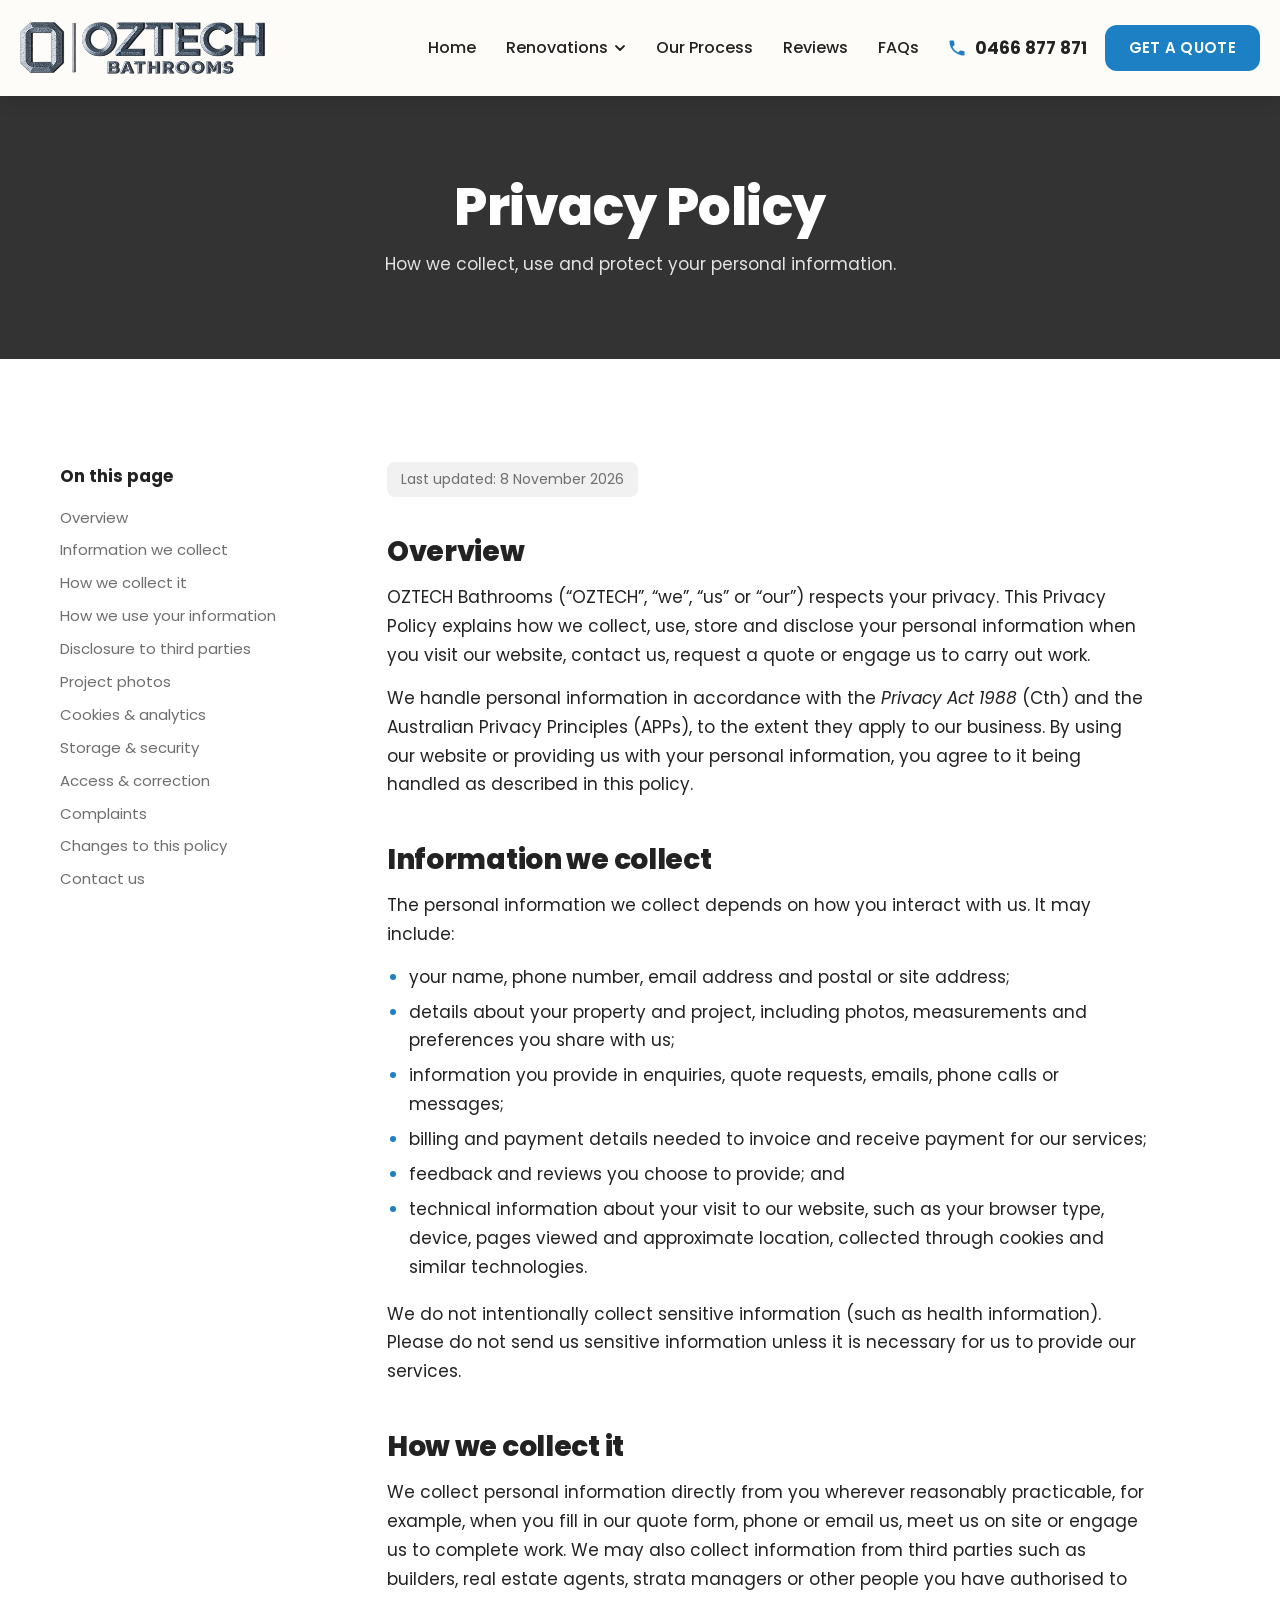
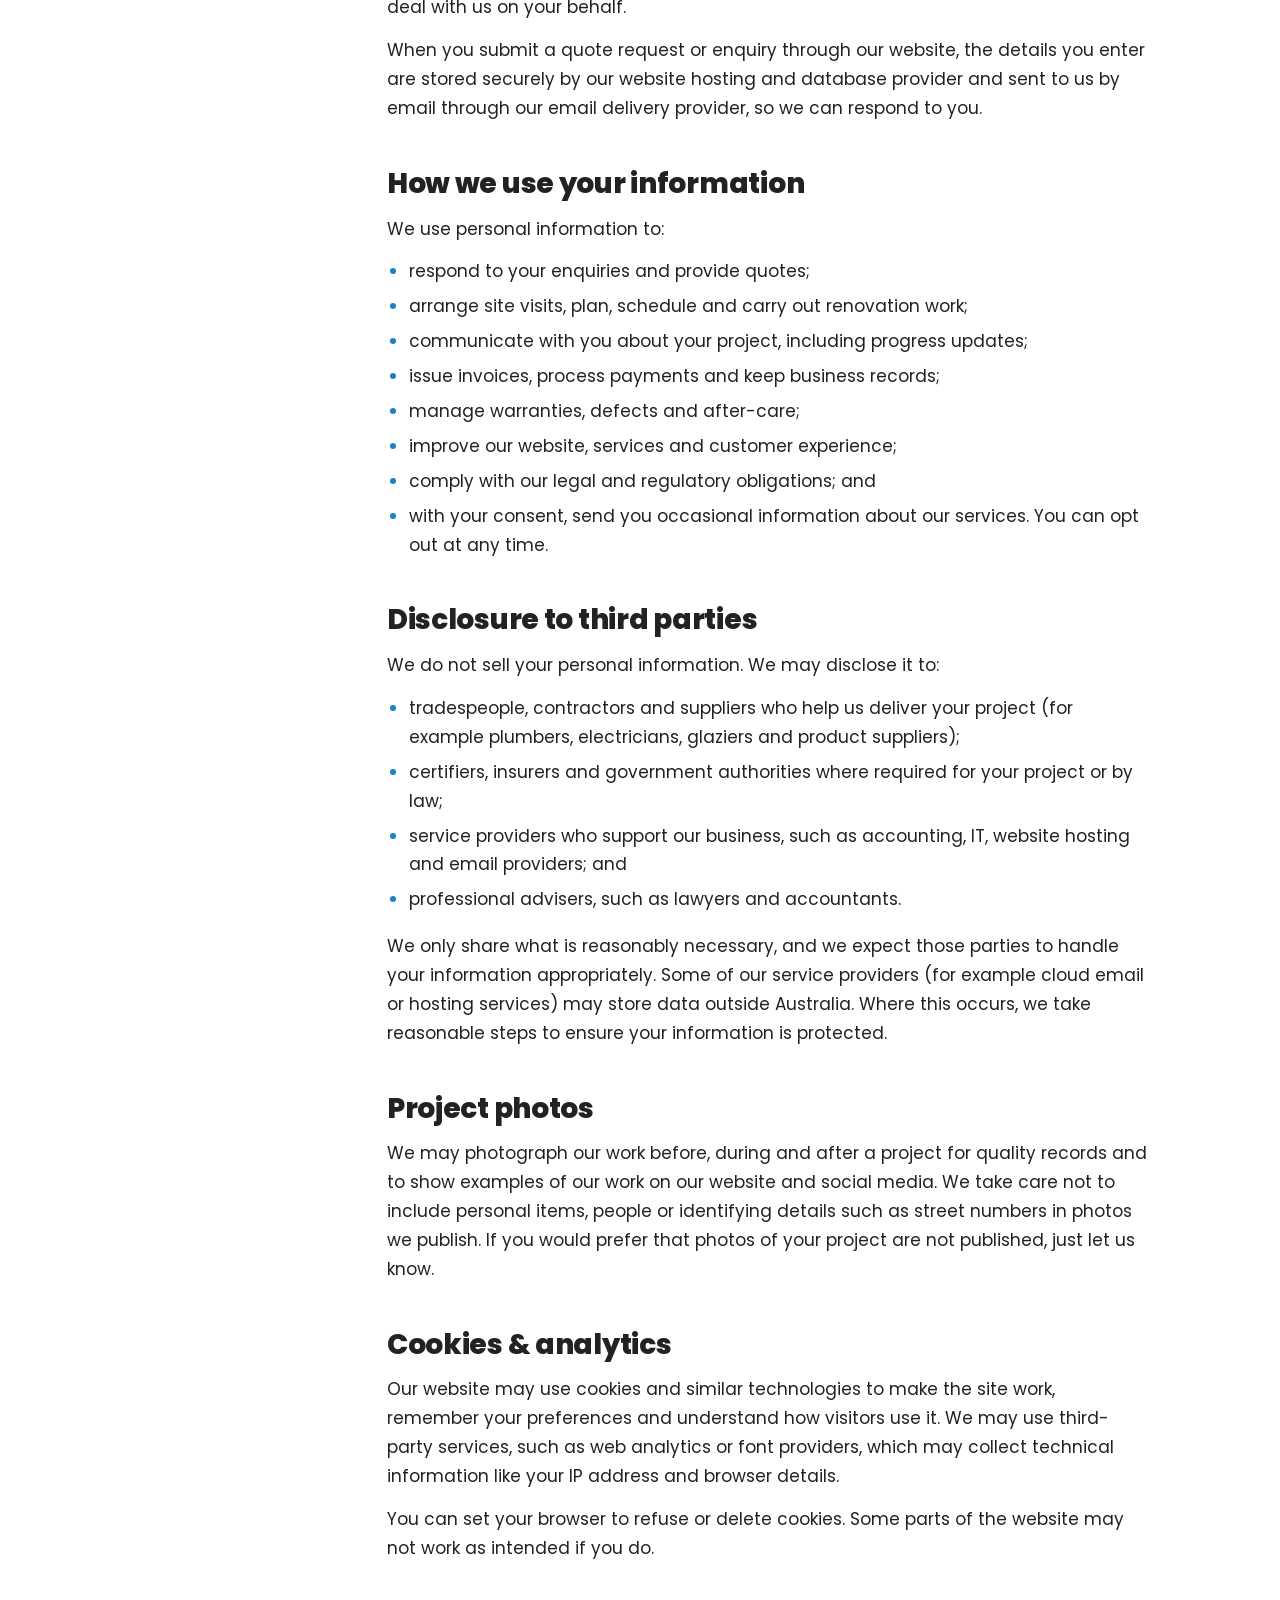
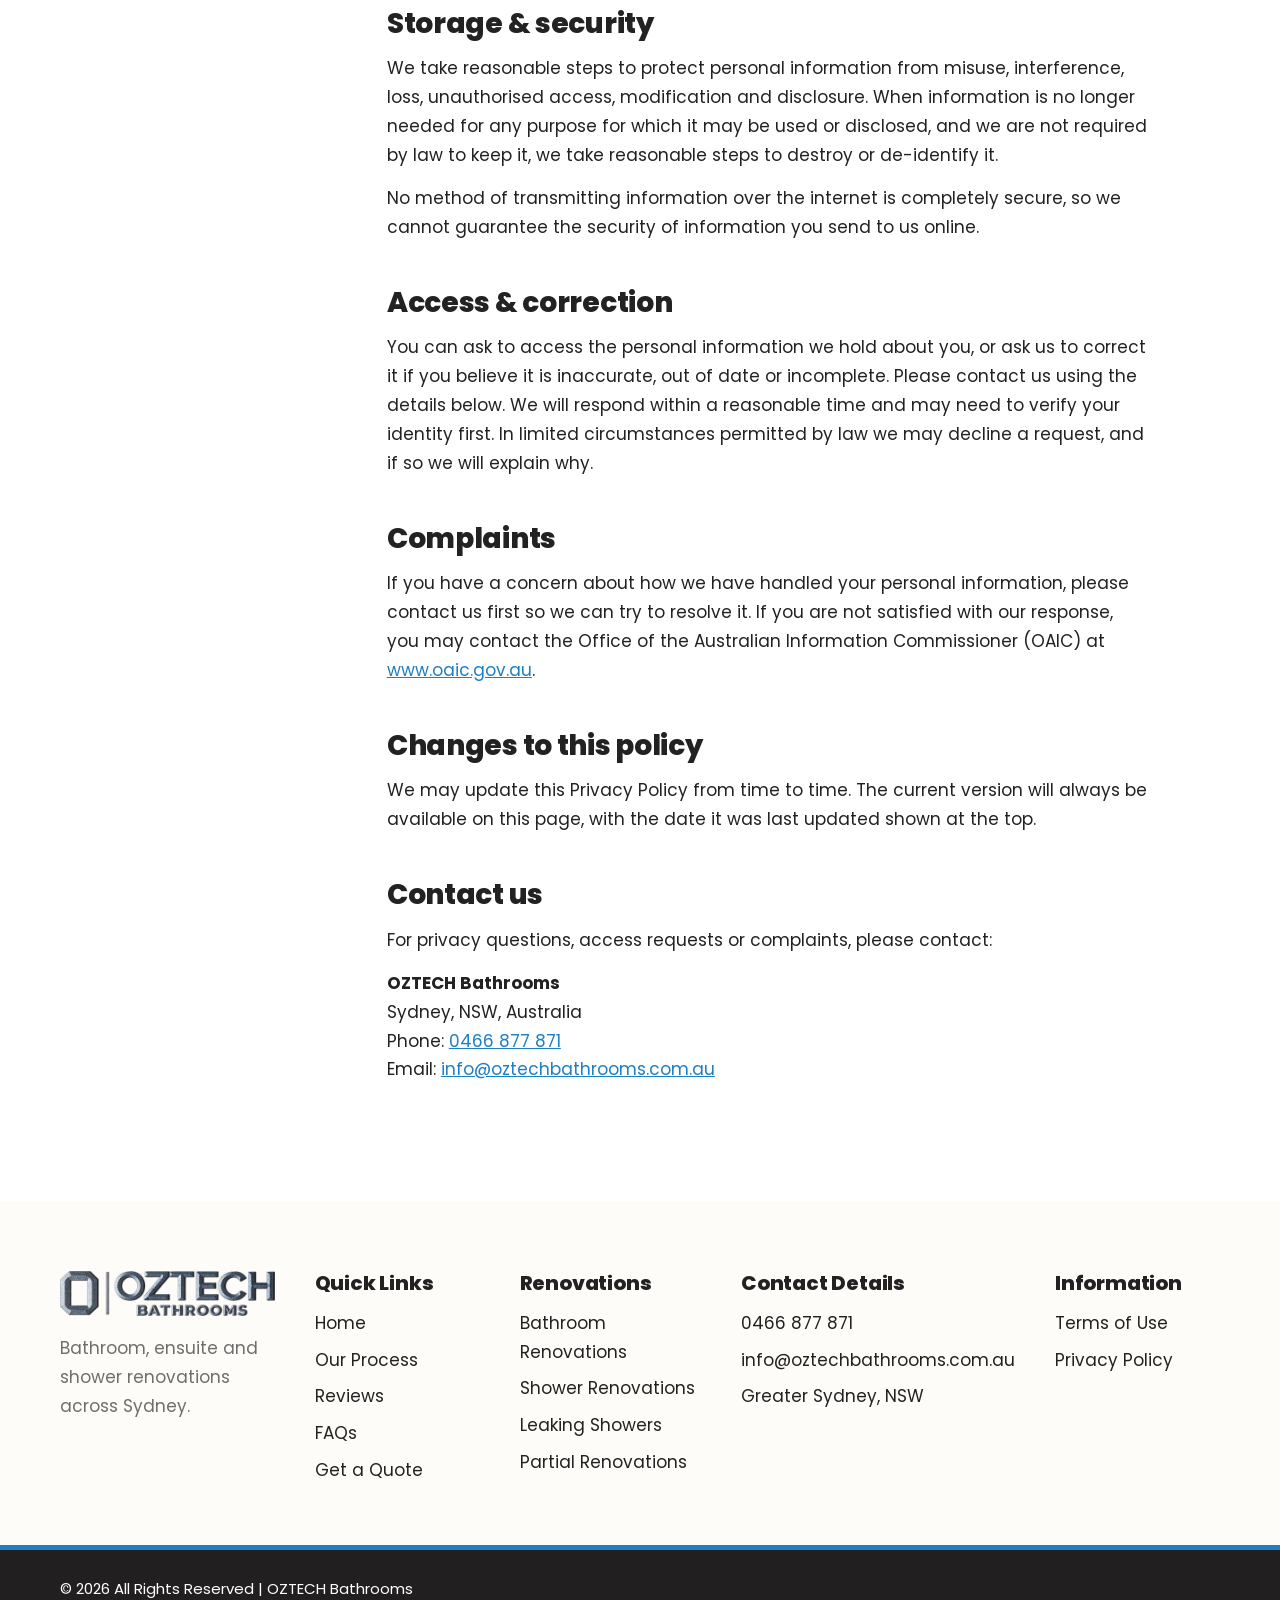
<file: privacy-policy.html>
<!doctype html>
<html lang="en-AU" class="no-js">
<head>
<meta charset="utf-8">
<meta name="viewport" content="width=device-width, initial-scale=1, viewport-fit=cover">
<title>Privacy Policy | OZTECH Bathrooms Sydney</title>
<meta name="description" content="How OZTECH Bathrooms collects, uses and protects your personal information, in line with the Privacy Act 1988 (Cth) and the Australian Privacy Principles.">
<meta name="theme-color" content="#fdfcf9">
<meta property="og:type" content="website">
<meta property="og:site_name" content="OZTECH Bathrooms">
<meta property="og:title" content="Privacy Policy | OZTECH Bathrooms Sydney">
<meta property="og:description" content="How OZTECH Bathrooms collects, uses and protects your personal information, in line with the Privacy Act 1988 (Cth) and the Australian Privacy Principles.">
<meta property="og:image" content="assets/img/og-image.jpg">
<meta property="og:locale" content="en_AU">
<meta name="twitter:card" content="summary_large_image">
<link rel="icon" href="favicon.ico" sizes="32x32">
<link rel="apple-touch-icon" href="assets/img/apple-touch-icon.png">
<link rel="preconnect" href="https://fonts.googleapis.com">
<link rel="preconnect" href="https://fonts.gstatic.com" crossorigin>
<link rel="stylesheet" href="https://fonts.googleapis.com/css2?family=Poppins:wght@400;500;600;700;800&display=swap">
<link rel="stylesheet" href="assets/css/styles.css">
</head>
<body>
<a class="skip-link" href="#main">Skip to content</a>
<header class="site-header">
  <div class="header-inner">
    <a class="header-call" href="tel:+61466877871" data-biz-href="tel" aria-label="Call OZTECH Bathrooms"><svg viewBox="0 0 24 24" aria-hidden="true"><path fill="currentColor" d="M6.6 10.8a15.1 15.1 0 006.6 6.6l2.2-2.2a1 1 0 011-.25 11.4 11.4 0 003.6.57 1 1 0 011 1V20a1 1 0 01-1 1A17 17 0 013 4a1 1 0 011-1h3.5a1 1 0 011 1c0 1.25.2 2.45.57 3.57a1 1 0 01-.25 1z"/></svg></a>
    <a class="brand" href="index.html" aria-label="OZTECH Bathrooms home">
      <picture>
        <source srcset="assets/img/oztech-logo-480.webp 480w, assets/img/oztech-logo-960.webp 960w" sizes="220px" type="image/webp">
        <img src="assets/img/oztech-logo-480.png" alt="OZTECH Bathrooms" width="480" height="102" data-biz-img="logo">
      </picture>
    </a>
    <nav class="nav" aria-label="Primary">
      <ul>
        <li><a href="index.html">Home</a></li>
        <li class="has-menu">
          <button class="nav-link" type="button" aria-expanded="false" aria-haspopup="true">Renovations <svg class="chev" viewBox="0 0 12 12" aria-hidden="true"><path d="M2 4l4 4 4-4" fill="none" stroke="currentColor" stroke-width="1.8" stroke-linecap="round" stroke-linejoin="round"/></svg></button>
          <ul class="menu"><li><a href="bathroom-renovations.html">Bathroom Renovations</a></li><li><a href="shower-renovations.html">Shower Renovations</a></li><li><a href="leaking-showers.html">Leaking Showers</a></li><li><a href="partial-renovations.html">Partial Renovations</a></li></ul>
        </li>
        <li><a href="index.html#process">Our Process</a></li>
        <li><a href="index.html#reviews">Reviews</a></li>
        <li><a href="index.html#faq">FAQs</a></li>
      </ul>
    </nav>
    <div class="header-actions">
      <a class="header-phone" href="tel:+61466877871" data-biz-href="tel"><svg viewBox="0 0 24 24" aria-hidden="true"><path fill="currentColor" d="M6.6 10.8a15.1 15.1 0 006.6 6.6l2.2-2.2a1 1 0 011-.25 11.4 11.4 0 003.6.57 1 1 0 011 1V20a1 1 0 01-1 1A17 17 0 013 4a1 1 0 011-1h3.5a1 1 0 011 1c0 1.25.2 2.45.57 3.57a1 1 0 01-.25 1z"/></svg><span data-biz="phone">0466 877 871</span></a>
      <a class="btn btn--sm" href="get-a-quote.html">Get a Quote</a>
    </div>
    <button class="nav-toggle" type="button" aria-expanded="false" aria-controls="drawer" aria-label="Open menu"><svg viewBox="0 0 24 24" aria-hidden="true"><path d="M3 6h18M3 12h18M3 18h18" stroke="currentColor" stroke-width="2" stroke-linecap="round"/></svg></button>
  </div>
</header>

<div class="drawer" id="drawer" aria-hidden="true">
  <div class="drawer-top"><span>Menu</span><button class="drawer-close" type="button" aria-label="Close menu"><svg viewBox="0 0 24 24" aria-hidden="true"><path d="M5 5l14 14M19 5L5 19" stroke="currentColor" stroke-width="2" stroke-linecap="round"/></svg></button></div>
  <p class="drawer-label">Our Services</p>
  <ul class="drawer-list drawer-list--svc">
    <li><a href="bathroom-renovations.html"><span class="svc-bar__icon"><svg viewBox="0 0 20 20" fill="none" stroke="currentColor" stroke-width="1.1" aria-hidden="true"><path d="M2.5 9.5h15v6h-15zM10 9.5v6M7.5 12.5h.5M12 12.5h.5M7 9.5c0-1.5 1.3-2.5 3-2.5s3 1 3 2.5M10 4v3"/></svg></span>Bathroom Renovations</a></li><li><a href="shower-renovations.html"><span class="svc-bar__icon"><svg viewBox="0 0 20 20" fill="none" stroke="currentColor" stroke-width="1.1" aria-hidden="true"><path d="M4 17.5V5a2.5 2.5 0 012.5-2.5h2A2.5 2.5 0 0111 5v.5"/><path d="M8 5.5h6M9 9v1M11 9v1.5M13 9v1"/></svg></span>Shower Renovations</a></li><li><a href="leaking-showers.html"><span class="svc-bar__icon"><svg viewBox="0 0 20 20" fill="none" stroke="currentColor" stroke-width="1.1" aria-hidden="true"><path d="M10 2s5.5 6.2 5.5 10a5.5 5.5 0 01-11 0C4.5 8.2 10 2 10 2z"/></svg></span>Leaking Showers</a></li><li><a href="partial-renovations.html"><span class="svc-bar__icon"><svg viewBox="0 0 20 20" fill="none" stroke="currentColor" stroke-width="1.1" aria-hidden="true"><rect x="2.5" y="2.5" width="6.5" height="6.5"/><rect x="11" y="2.5" width="6.5" height="6.5" transform="rotate(8 14.25 5.75)"/><rect x="2.5" y="11" width="6.5" height="6.5"/><rect x="11" y="11" width="6.5" height="6.5"/></svg></span>Partial Renovations</a></li>
  </ul>
  <p class="drawer-label">More</p>
  <ul class="drawer-list">
    <li><a href="index.html">Home</a></li>
    <li><a href="index.html#process">Our Process</a></li>
    <li><a href="index.html#reviews">Reviews</a></li>
    <li><a href="index.html#faq">FAQs</a></li>
  </ul>
  <div class="drawer-foot">
    <a class="btn btn--block" href="get-a-quote.html">Get a Free Quote</a>
    <a class="btn btn--outline btn--block" href="tel:+61466877871" data-biz-href="tel">Call <span data-biz="phone">0466 877 871</span></a>
  </div>
</div>

<main id="main">
<section class="page-title" aria-labelledby="page-title">
  <div class="wrap">
    <h1 id="page-title">Privacy Policy</h1>
    <p>How we collect, use and protect your personal information.</p>
  </div>
</section>
<section class="band band--white">
  <div class="wrap legal">
    <aside class="legal__toc" aria-label="On this page"><p>On this page</p><ol><li><a href="#overview">Overview</a></li><li><a href="#collect">Information we collect</a></li><li><a href="#how">How we collect it</a></li><li><a href="#use">How we use your information</a></li><li><a href="#disclose">Disclosure to third parties</a></li><li><a href="#photos">Project photos</a></li><li><a href="#cookies">Cookies &amp; analytics</a></li><li><a href="#security">Storage &amp; security</a></li><li><a href="#access">Access &amp; correction</a></li><li><a href="#complaints">Complaints</a></li><li><a href="#changes">Changes to this policy</a></li><li><a href="#contact">Contact us</a></li></ol></aside>
    <article class="prose">
      <p class="legal__updated">Last updated: 8 November 2026</p>
      <h2 id="overview">Overview</h2><p>OZTECH Bathrooms (&ldquo;OZTECH&rdquo;, &ldquo;we&rdquo;, &ldquo;us&rdquo; or &ldquo;our&rdquo;) respects your privacy. This Privacy Policy explains how we collect, use, store and disclose your personal information when you visit our website, contact us, request a quote or engage us to carry out work.</p>
<p>We handle personal information in accordance with the <em>Privacy Act 1988</em> (Cth) and the Australian Privacy Principles (APPs), to the extent they apply to our business. By using our website or providing us with your personal information, you agree to it being handled as described in this policy.</p><h2 id="collect">Information we collect</h2><p>The personal information we collect depends on how you interact with us. It may include:</p>
<ul>
<li>your name, phone number, email address and postal or site address;</li>
<li>details about your property and project, including photos, measurements and preferences you share with us;</li>
<li>information you provide in enquiries, quote requests, emails, phone calls or messages;</li>
<li>billing and payment details needed to invoice and receive payment for our services;</li>
<li>feedback and reviews you choose to provide; and</li>
<li>technical information about your visit to our website, such as your browser type, device, pages viewed and approximate location, collected through cookies and similar technologies.</li>
</ul>
<p>We do not intentionally collect sensitive information (such as health information). Please do not send us sensitive information unless it is necessary for us to provide our services.</p><h2 id="how">How we collect it</h2><p>We collect personal information directly from you wherever reasonably practicable, for example, when you fill in our quote form, phone or email us, meet us on site or engage us to complete work. We may also collect information from third parties such as builders, real estate agents, strata managers or other people you have authorised to deal with us on your behalf.</p>
<p>When you submit a quote request or enquiry through our website, the details you enter are stored securely by our website hosting and database provider and sent to us by email through our email delivery provider, so we can respond to you.</p><h2 id="use">How we use your information</h2><p>We use personal information to:</p>
<ul>
<li>respond to your enquiries and provide quotes;</li>
<li>arrange site visits, plan, schedule and carry out renovation work;</li>
<li>communicate with you about your project, including progress updates;</li>
<li>issue invoices, process payments and keep business records;</li>
<li>manage warranties, defects and after-care;</li>
<li>improve our website, services and customer experience;</li>
<li>comply with our legal and regulatory obligations; and</li>
<li>with your consent, send you occasional information about our services. You can opt out at any time.</li>
</ul><h2 id="disclose">Disclosure to third parties</h2><p>We do not sell your personal information. We may disclose it to:</p>
<ul>
<li>tradespeople, contractors and suppliers who help us deliver your project (for example plumbers, electricians, glaziers and product suppliers);</li>
<li>certifiers, insurers and government authorities where required for your project or by law;</li>
<li>service providers who support our business, such as accounting, IT, website hosting and email providers; and</li>
<li>professional advisers, such as lawyers and accountants.</li>
</ul>
<p>We only share what is reasonably necessary, and we expect those parties to handle your information appropriately. Some of our service providers (for example cloud email or hosting services) may store data outside Australia. Where this occurs, we take reasonable steps to ensure your information is protected.</p><h2 id="photos">Project photos</h2><p>We may photograph our work before, during and after a project for quality records and to show examples of our work on our website and social media. We take care not to include personal items, people or identifying details such as street numbers in photos we publish. If you would prefer that photos of your project are not published, just let us know.</p><h2 id="cookies">Cookies &amp; analytics</h2><p>Our website may use cookies and similar technologies to make the site work, remember your preferences and understand how visitors use it. We may use third-party services, such as web analytics or font providers, which may collect technical information like your IP address and browser details.</p>
<p>You can set your browser to refuse or delete cookies. Some parts of the website may not work as intended if you do.</p><h2 id="security">Storage &amp; security</h2><p>We take reasonable steps to protect personal information from misuse, interference, loss, unauthorised access, modification and disclosure. When information is no longer needed for any purpose for which it may be used or disclosed, and we are not required by law to keep it, we take reasonable steps to destroy or de-identify it.</p>
<p>No method of transmitting information over the internet is completely secure, so we cannot guarantee the security of information you send to us online.</p><h2 id="access">Access &amp; correction</h2><p>You can ask to access the personal information we hold about you, or ask us to correct it if you believe it is inaccurate, out of date or incomplete. Please contact us using the details below. We will respond within a reasonable time and may need to verify your identity first. In limited circumstances permitted by law we may decline a request, and if so we will explain why.</p><h2 id="complaints">Complaints</h2><p>If you have a concern about how we have handled your personal information, please contact us first so we can try to resolve it. If you are not satisfied with our response, you may contact the Office of the Australian Information Commissioner (OAIC) at <a href="https://www.oaic.gov.au" rel="noopener" target="_blank">www.oaic.gov.au</a>.</p><h2 id="changes">Changes to this policy</h2><p>We may update this Privacy Policy from time to time. The current version will always be available on this page, with the date it was last updated shown at the top.</p><h2 id="contact">Contact us</h2><p>For privacy questions, access requests or complaints, please contact:</p><p><strong data-biz="business_name">OZTECH Bathrooms</strong><br>Sydney, NSW, Australia<br>Phone: <a href="tel:+61466877871" data-biz-href="tel" data-biz="phone">0466 877 871</a><br>Email: <a href="mailto:info@oztechbathrooms.com.au" data-biz-href="mailto" data-biz="email">info@oztechbathrooms.com.au</a></p>
    </article>
  </div>
</section>
</main>

<footer class="site-footer">
  <div class="wrap footer-grid">
    <div class="footer-brand">
      <img src="assets/img/oztech-logo-480.png" alt="OZTECH Bathrooms" width="480" height="102" loading="lazy" data-biz-img="logo">
      <p>Bathroom, ensuite and shower renovations across Sydney.</p>
      <div class="footer-social" data-biz-social hidden>
        <a href="#" data-biz-link="facebook" data-biz-wrap hidden aria-label="Facebook" target="_blank" rel="noopener"><svg viewBox="0 0 24 24" aria-hidden="true"><path fill="currentColor" d="M14 8.5V6.8c0-.8.2-1.3 1.4-1.3H17V2.6c-.3 0-1.2-.1-2.4-.1-2.4 0-4 1.4-4 4.1v1.9H8V12h2.6v9.5H14V12h2.7l.4-3.5z"/></svg></a>
        <a href="#" data-biz-link="instagram" data-biz-wrap hidden aria-label="Instagram" target="_blank" rel="noopener"><svg viewBox="0 0 24 24" aria-hidden="true"><rect x="3" y="3" width="18" height="18" rx="5" fill="none" stroke="currentColor" stroke-width="2"/><circle cx="12" cy="12" r="4.2" fill="none" stroke="currentColor" stroke-width="2"/><circle cx="17.4" cy="6.6" r="1.2" fill="currentColor"/></svg></a>
      </div>
    </div>
    <div>
      <h3>Quick Links</h3>
      <ul class="footer-links">
        <li><a href="index.html">Home</a></li>
        <li><a href="index.html#process">Our Process</a></li>
        <li><a href="index.html#reviews">Reviews</a></li>
        <li><a href="index.html#faq">FAQs</a></li>
        <li><a href="get-a-quote.html">Get a Quote</a></li>
      </ul>
    </div>
    <div>
      <h3>Renovations</h3>
      <ul class="footer-links"><li><a href="bathroom-renovations.html">Bathroom Renovations</a></li><li><a href="shower-renovations.html">Shower Renovations</a></li><li><a href="leaking-showers.html">Leaking Showers</a></li><li><a href="partial-renovations.html">Partial Renovations</a></li></ul>
    </div>
    <div>
      <h3>Contact Details</h3>
      <ul class="footer-links">
        <li><a href="tel:+61466877871" data-biz-href="tel"><span data-biz="phone">0466 877 871</span></a></li>
        <li><a href="mailto:info@oztechbathrooms.com.au" data-biz-href="mailto"><span data-biz="email">info@oztechbathrooms.com.au</span></a></li>
        <li><span data-biz="service_area">Greater Sydney, NSW</span></li>
      </ul>
      <div class="footer-hours" data-biz-wrap hidden>
        <h3>Business Hours</h3>
        <p data-biz="hours" data-biz-optional></p>
      </div>
    </div>
    <div>
      <h3>Information</h3>
      <ul class="footer-links">
        <li><a href="terms.html">Terms of Use</a></li>
        <li><a href="privacy-policy.html">Privacy Policy</a></li>
      </ul>
      <ul class="footer-legal">
        <li data-biz-wrap hidden><span data-biz="abn" data-biz-optional data-biz-format="ABN {}"></span></li>
        <li data-biz-wrap hidden><span data-biz="licence" data-biz-optional data-biz-format="Builders Lic no. {}"></span></li>
      </ul>
    </div>
  </div>
  <div class="footer-bar">
    <div class="wrap">&copy; <span data-year>2026</span> All Rights Reserved | <span data-biz="business_name">OZTECH Bathrooms</span></div>
  </div>
</footer>

<a class="to-top" href="#main" aria-label="Back to top"><svg viewBox="0 0 24 24" aria-hidden="true"><path d="M5 15l7-7 7 7" fill="none" stroke="currentColor" stroke-width="3" stroke-linecap="round" stroke-linejoin="round"/></svg></a>

<script src="assets/js/config.js" defer></script>
<script src="assets/js/cms.js" defer></script>
<script src="assets/js/main.js" defer></script>
</body>
</html>
</file>
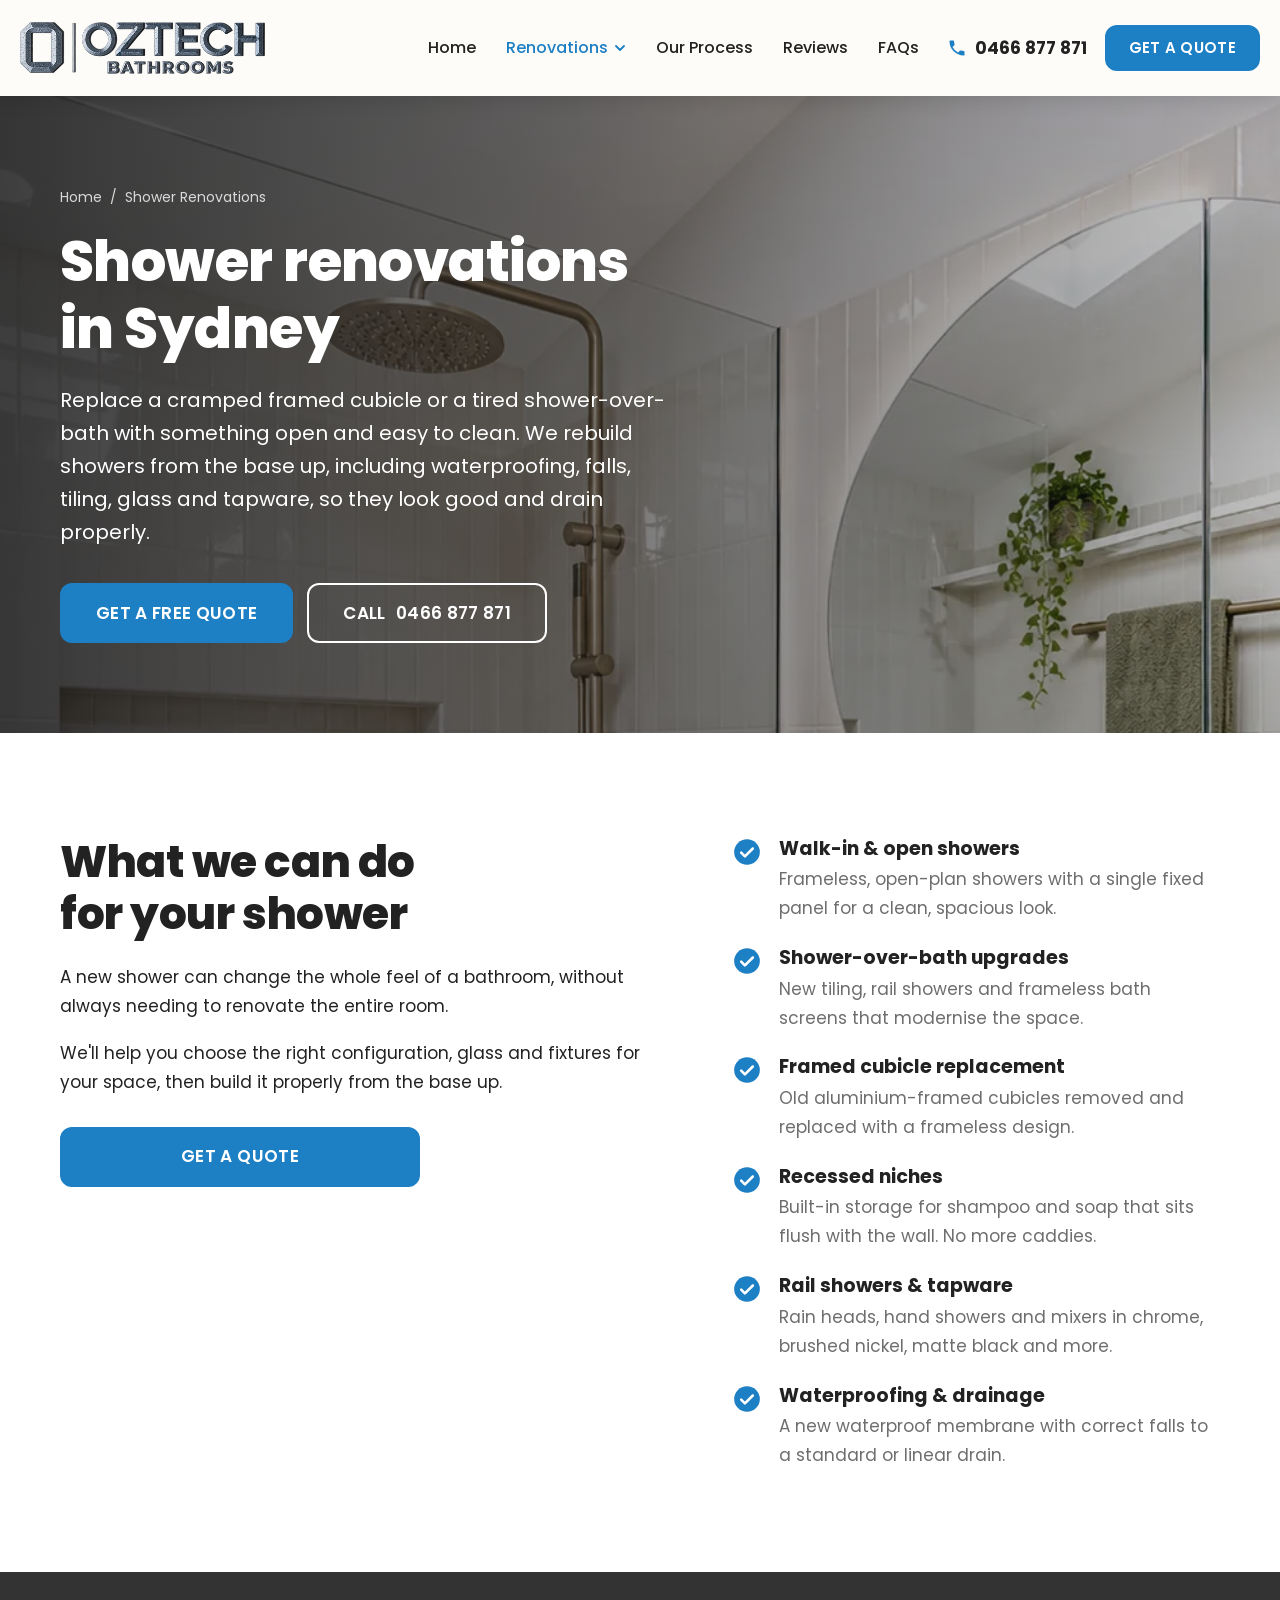
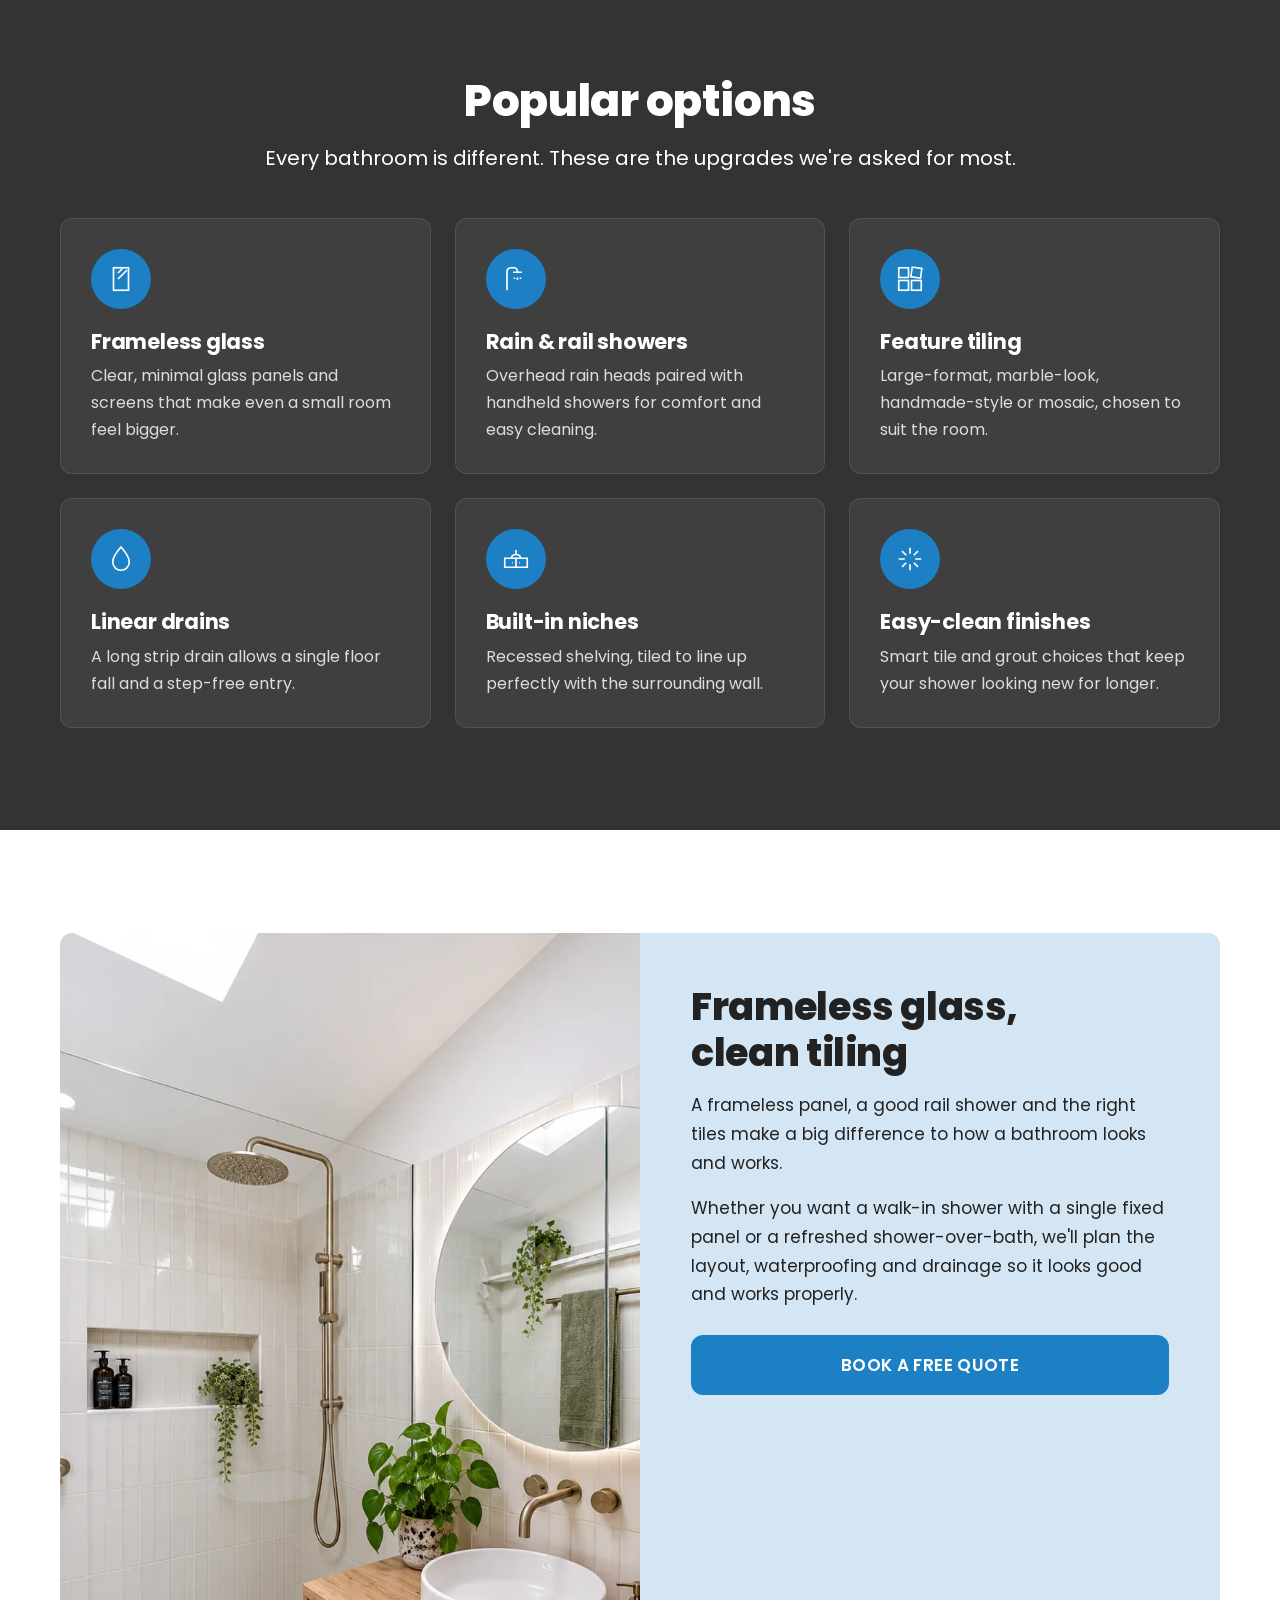
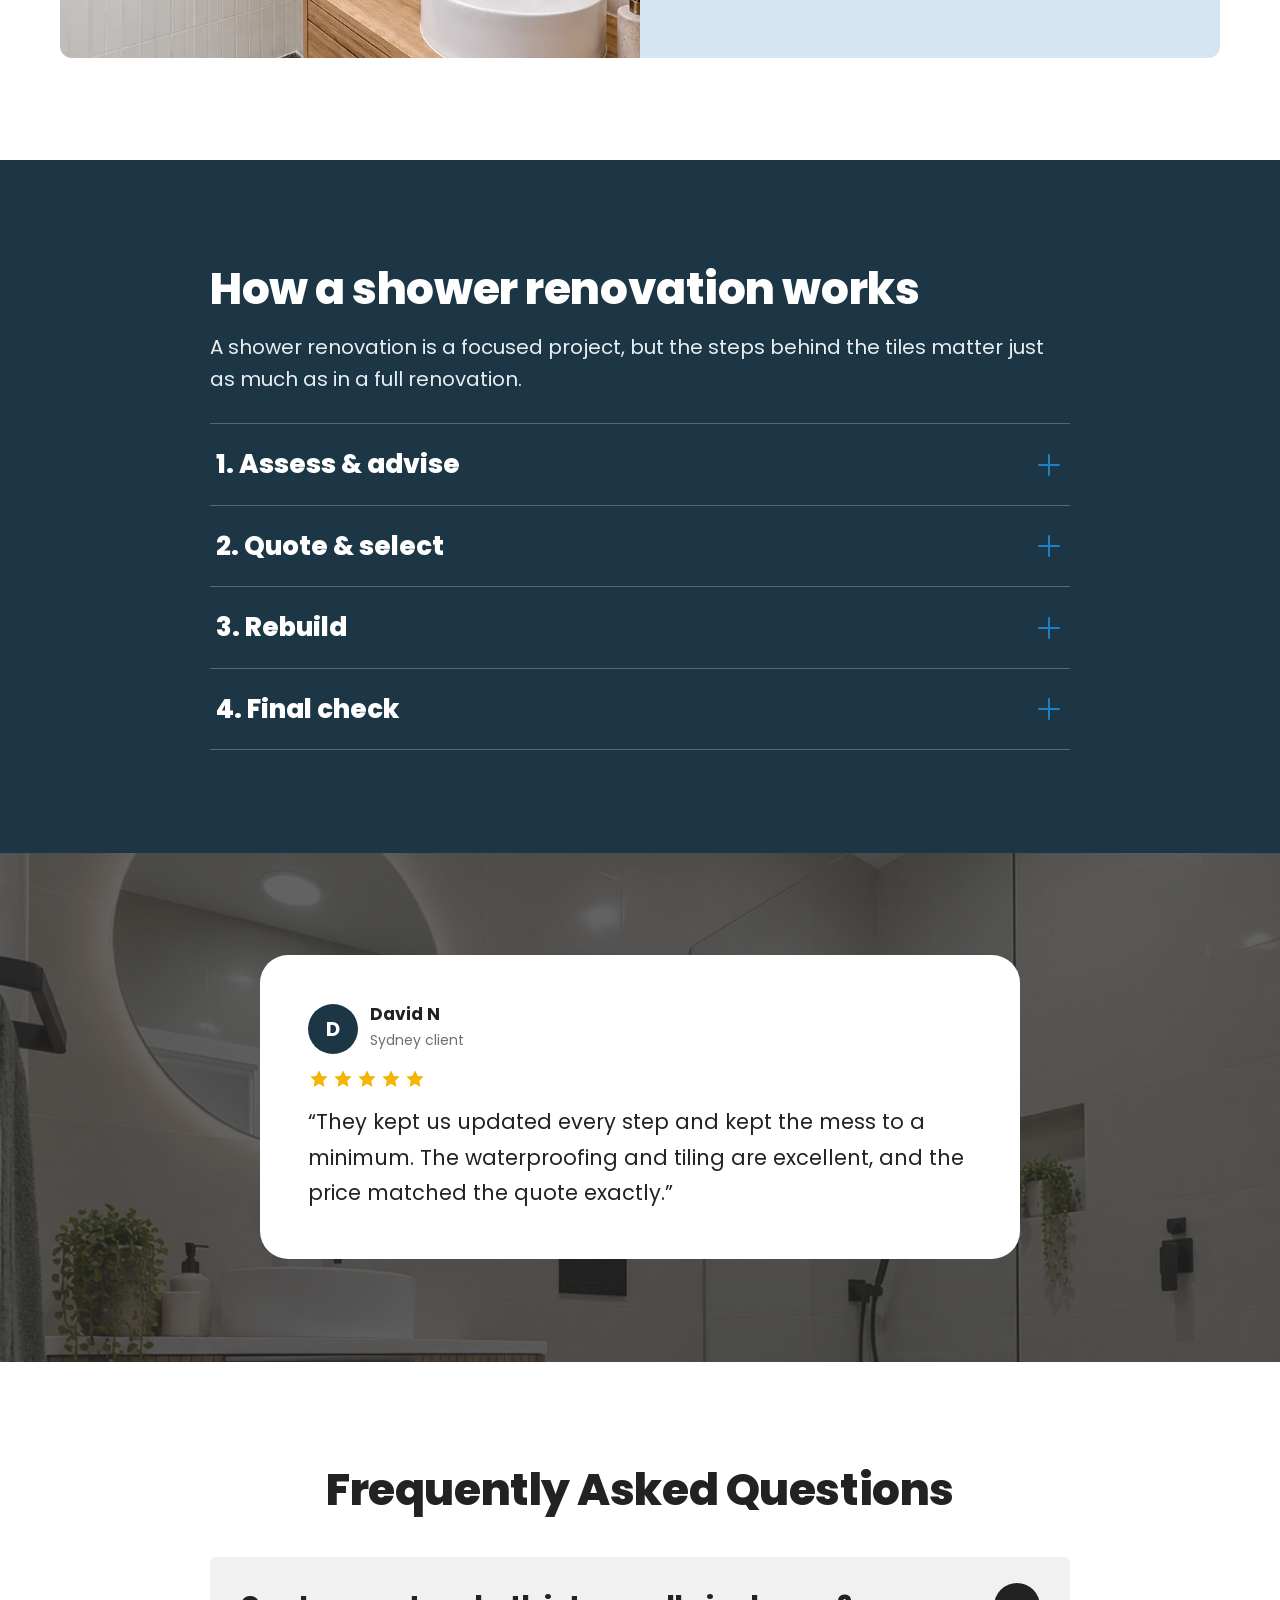
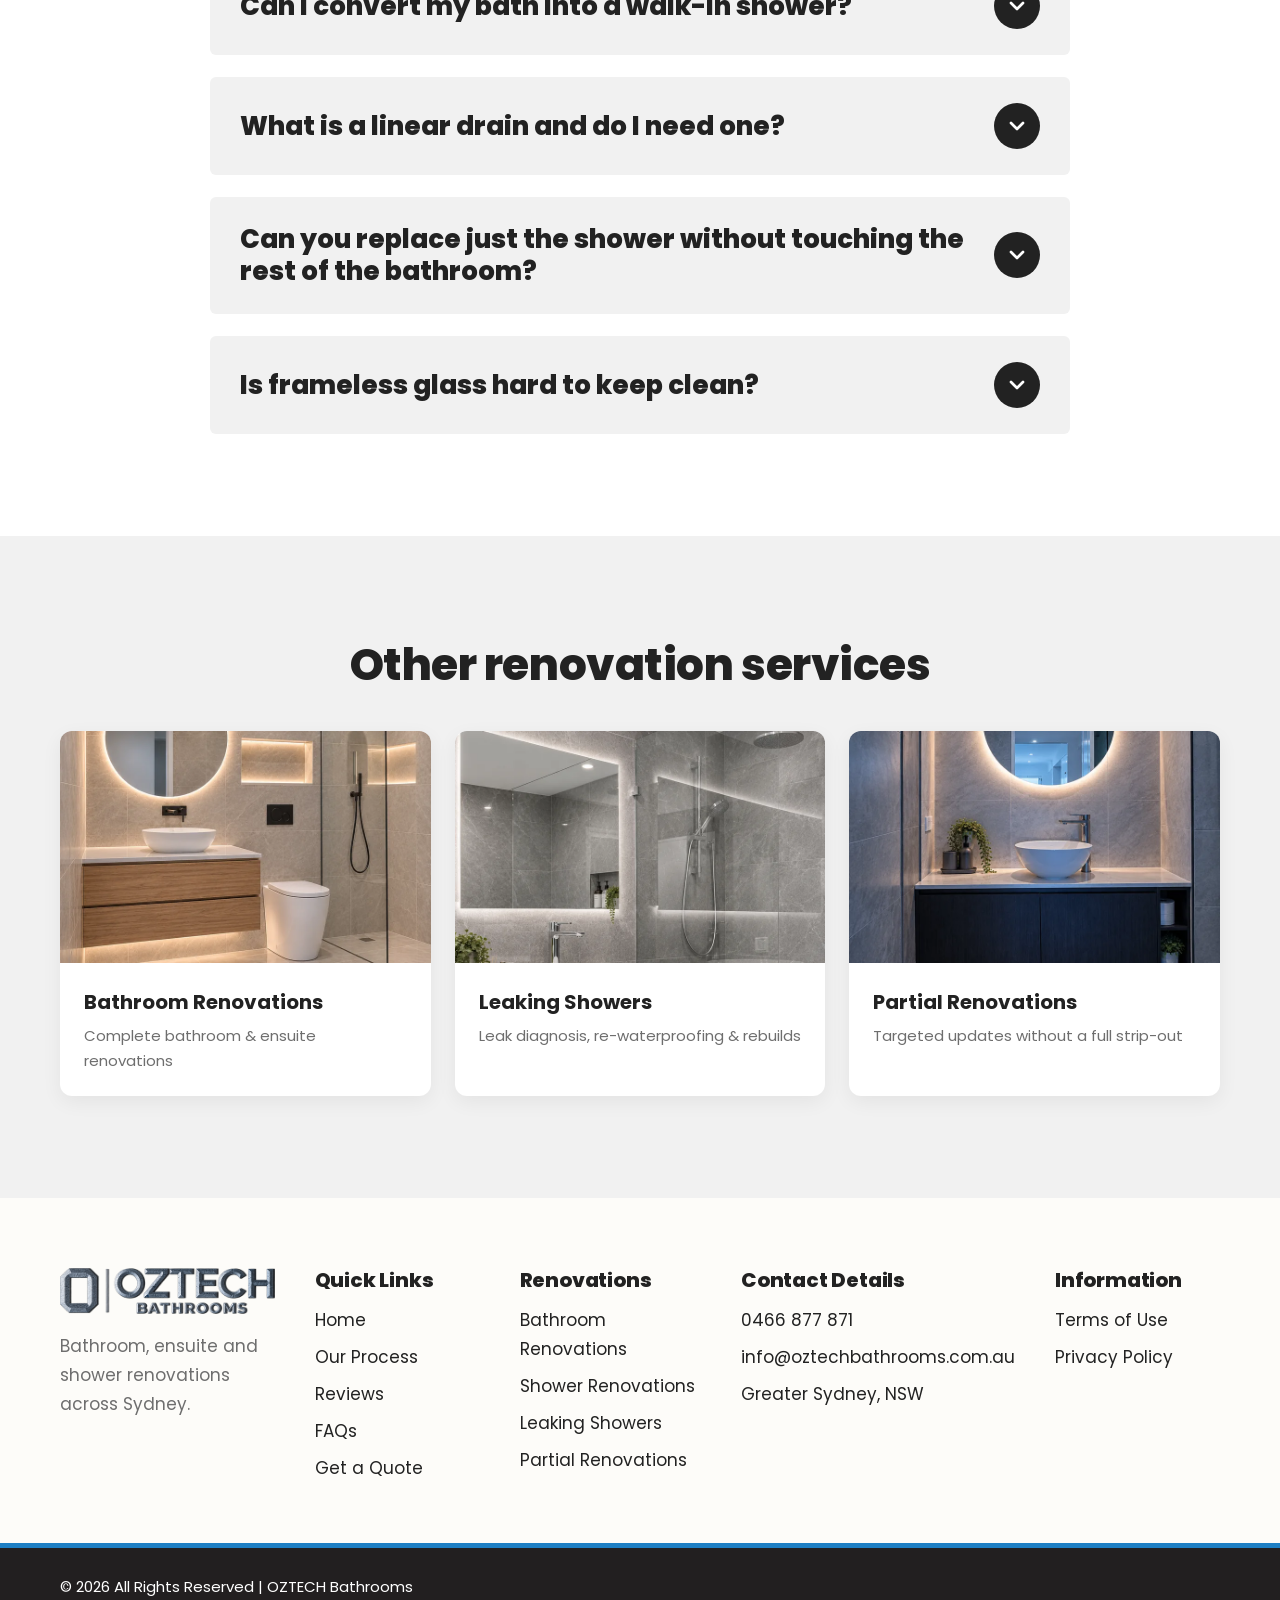
<file: shower-renovations.html>
<!doctype html>
<html lang="en-AU" class="no-js">
<head>
<meta charset="utf-8">
<meta name="viewport" content="width=device-width, initial-scale=1, viewport-fit=cover">
<title>Shower Renovations Sydney | Walk-In Showers & Frameless Screens | OZTECH</title>
<meta name="description" content="Shower renovations in Sydney: walk-in showers, frameless glass screens, shower-over-bath upgrades, niches and rail showers. Properly waterproofed and tiled.">
<meta name="theme-color" content="#fdfcf9">
<meta property="og:type" content="website">
<meta property="og:site_name" content="OZTECH Bathrooms">
<meta property="og:title" content="Shower Renovations Sydney | Walk-In Showers & Frameless Screens | OZTECH">
<meta property="og:description" content="Shower renovations in Sydney: walk-in showers, frameless glass screens, shower-over-bath upgrades, niches and rail showers. Properly waterproofed and tiled.">
<meta property="og:image" content="assets/img/og-image.jpg">
<meta property="og:locale" content="en_AU">
<meta name="twitter:card" content="summary_large_image">
<link rel="icon" href="favicon.ico" sizes="32x32">
<link rel="apple-touch-icon" href="assets/img/apple-touch-icon.png">
<link rel="preconnect" href="https://fonts.googleapis.com">
<link rel="preconnect" href="https://fonts.gstatic.com" crossorigin>
<link rel="stylesheet" href="https://fonts.googleapis.com/css2?family=Poppins:wght@400;500;600;700;800&display=swap">
<link rel="stylesheet" href="assets/css/styles.css">
<script type="application/ld+json">{"@context": "https://schema.org", "@type": "HomeAndConstructionBusiness", "name": "OZTECH Bathrooms", "description": "Sydney bathroom renovation specialists: complete bathroom and ensuite renovations, shower renovations, leaking shower repairs and partial renovations.", "image": "assets/img/og-image.jpg", "logo": "assets/img/oztech-logo-960.png", "telephone": "+61466877871", "email": "info@oztechbathrooms.com.au", "address": {"@type": "PostalAddress", "addressLocality": "Sydney", "addressRegion": "NSW", "addressCountry": "AU"}, "areaServed": {"@type": "City", "name": "Sydney"}, "makesOffer": [{"@type": "Offer", "itemOffered": {"@type": "Service", "name": "Bathroom Renovations"}}, {"@type": "Offer", "itemOffered": {"@type": "Service", "name": "Shower Renovations"}}, {"@type": "Offer", "itemOffered": {"@type": "Service", "name": "Leaking Showers"}}, {"@type": "Offer", "itemOffered": {"@type": "Service", "name": "Partial Renovations"}}]}</script>
<script type="application/ld+json">{"@context": "https://schema.org", "@type": "BreadcrumbList", "itemListElement": [{"@type": "ListItem", "position": 1, "name": "Home", "item": "index.html"}, {"@type": "ListItem", "position": 2, "name": "Shower Renovations", "item": "shower-renovations.html"}]}</script>
<script type="application/ld+json">{"@context": "https://schema.org", "@type": "FAQPage", "mainEntity": [{"@type": "Question", "name": "Can I convert my bath into a walk-in shower?", "acceptedAnswer": {"@type": "Answer", "text": "In many bathrooms, yes. We'll check the space, plumbing and floor on site and let you know what's practical, including any changes needed to drainage."}}, {"@type": "Question", "name": "What is a linear drain and do I need one?", "acceptedAnswer": {"@type": "Answer", "text": "A linear drain is a long, slim drain that sits along one edge of the shower. It allows the floor to fall in one direction, which suits large-format tiles and step-free entries. It isn't essential, but it's a popular choice for a clean, modern look."}}, {"@type": "Question", "name": "Can you replace just the shower without touching the rest of the bathroom?", "acceptedAnswer": {"@type": "Answer", "text": "Often, yes. Depending on the layout, we can rebuild the shower area on its own. We'll take care to blend new work with the existing finishes as closely as possible, and let you know if a wider update would give a better result."}}, {"@type": "Question", "name": "Is frameless glass hard to keep clean?", "acceptedAnswer": {"@type": "Answer", "text": "Not at all. With fewer frames and tracks there are fewer places for grime to build up. A quick squeegee after showering keeps glass looking clear."}}]}</script>
</head>
<body>
<a class="skip-link" href="#main">Skip to content</a>
<header class="site-header">
  <div class="header-inner">
    <a class="header-call" href="tel:+61466877871" data-biz-href="tel" aria-label="Call OZTECH Bathrooms"><svg viewBox="0 0 24 24" aria-hidden="true"><path fill="currentColor" d="M6.6 10.8a15.1 15.1 0 006.6 6.6l2.2-2.2a1 1 0 011-.25 11.4 11.4 0 003.6.57 1 1 0 011 1V20a1 1 0 01-1 1A17 17 0 013 4a1 1 0 011-1h3.5a1 1 0 011 1c0 1.25.2 2.45.57 3.57a1 1 0 01-.25 1z"/></svg></a>
    <a class="brand" href="index.html" aria-label="OZTECH Bathrooms home">
      <picture>
        <source srcset="assets/img/oztech-logo-480.webp 480w, assets/img/oztech-logo-960.webp 960w" sizes="220px" type="image/webp">
        <img src="assets/img/oztech-logo-480.png" alt="OZTECH Bathrooms" width="480" height="102" data-biz-img="logo">
      </picture>
    </a>
    <nav class="nav" aria-label="Primary">
      <ul>
        <li><a href="index.html">Home</a></li>
        <li class="has-menu">
          <button class="nav-link" type="button" aria-expanded="false" aria-haspopup="true" aria-current="page">Renovations <svg class="chev" viewBox="0 0 12 12" aria-hidden="true"><path d="M2 4l4 4 4-4" fill="none" stroke="currentColor" stroke-width="1.8" stroke-linecap="round" stroke-linejoin="round"/></svg></button>
          <ul class="menu"><li><a href="bathroom-renovations.html">Bathroom Renovations</a></li><li><a href="shower-renovations.html" aria-current="page">Shower Renovations</a></li><li><a href="leaking-showers.html">Leaking Showers</a></li><li><a href="partial-renovations.html">Partial Renovations</a></li></ul>
        </li>
        <li><a href="index.html#process">Our Process</a></li>
        <li><a href="index.html#reviews">Reviews</a></li>
        <li><a href="index.html#faq">FAQs</a></li>
      </ul>
    </nav>
    <div class="header-actions">
      <a class="header-phone" href="tel:+61466877871" data-biz-href="tel"><svg viewBox="0 0 24 24" aria-hidden="true"><path fill="currentColor" d="M6.6 10.8a15.1 15.1 0 006.6 6.6l2.2-2.2a1 1 0 011-.25 11.4 11.4 0 003.6.57 1 1 0 011 1V20a1 1 0 01-1 1A17 17 0 013 4a1 1 0 011-1h3.5a1 1 0 011 1c0 1.25.2 2.45.57 3.57a1 1 0 01-.25 1z"/></svg><span data-biz="phone">0466 877 871</span></a>
      <a class="btn btn--sm" href="get-a-quote.html">Get a Quote</a>
    </div>
    <button class="nav-toggle" type="button" aria-expanded="false" aria-controls="drawer" aria-label="Open menu"><svg viewBox="0 0 24 24" aria-hidden="true"><path d="M3 6h18M3 12h18M3 18h18" stroke="currentColor" stroke-width="2" stroke-linecap="round"/></svg></button>
  </div>
</header>

<div class="drawer" id="drawer" aria-hidden="true">
  <div class="drawer-top"><span>Menu</span><button class="drawer-close" type="button" aria-label="Close menu"><svg viewBox="0 0 24 24" aria-hidden="true"><path d="M5 5l14 14M19 5L5 19" stroke="currentColor" stroke-width="2" stroke-linecap="round"/></svg></button></div>
  <p class="drawer-label">Our Services</p>
  <ul class="drawer-list drawer-list--svc">
    <li><a href="bathroom-renovations.html"><span class="svc-bar__icon"><svg viewBox="0 0 20 20" fill="none" stroke="currentColor" stroke-width="1.1" aria-hidden="true"><path d="M2.5 9.5h15v6h-15zM10 9.5v6M7.5 12.5h.5M12 12.5h.5M7 9.5c0-1.5 1.3-2.5 3-2.5s3 1 3 2.5M10 4v3"/></svg></span>Bathroom Renovations</a></li><li><a href="shower-renovations.html"><span class="svc-bar__icon"><svg viewBox="0 0 20 20" fill="none" stroke="currentColor" stroke-width="1.1" aria-hidden="true"><path d="M4 17.5V5a2.5 2.5 0 012.5-2.5h2A2.5 2.5 0 0111 5v.5"/><path d="M8 5.5h6M9 9v1M11 9v1.5M13 9v1"/></svg></span>Shower Renovations</a></li><li><a href="leaking-showers.html"><span class="svc-bar__icon"><svg viewBox="0 0 20 20" fill="none" stroke="currentColor" stroke-width="1.1" aria-hidden="true"><path d="M10 2s5.5 6.2 5.5 10a5.5 5.5 0 01-11 0C4.5 8.2 10 2 10 2z"/></svg></span>Leaking Showers</a></li><li><a href="partial-renovations.html"><span class="svc-bar__icon"><svg viewBox="0 0 20 20" fill="none" stroke="currentColor" stroke-width="1.1" aria-hidden="true"><rect x="2.5" y="2.5" width="6.5" height="6.5"/><rect x="11" y="2.5" width="6.5" height="6.5" transform="rotate(8 14.25 5.75)"/><rect x="2.5" y="11" width="6.5" height="6.5"/><rect x="11" y="11" width="6.5" height="6.5"/></svg></span>Partial Renovations</a></li>
  </ul>
  <p class="drawer-label">More</p>
  <ul class="drawer-list">
    <li><a href="index.html">Home</a></li>
    <li><a href="index.html#process">Our Process</a></li>
    <li><a href="index.html#reviews">Reviews</a></li>
    <li><a href="index.html#faq">FAQs</a></li>
  </ul>
  <div class="drawer-foot">
    <a class="btn btn--block" href="get-a-quote.html">Get a Free Quote</a>
    <a class="btn btn--outline btn--block" href="tel:+61466877871" data-biz-href="tel">Call <span data-biz="phone">0466 877 871</span></a>
  </div>
</div>

<main id="main">

<section class="hero hero--page" aria-labelledby="page-title">
  <img class="hero-bg" src="assets/img/slots/svc-shower-1600.webp" srcset="assets/img/slots/svc-shower-800.webp 800w, assets/img/slots/svc-shower-1600.webp 1600w" sizes="100vw" alt="" width="1600" height="1000" fetchpriority="high" decoding="async">
  <div class="wrap hero-inner">
    <ol class="crumbs" aria-label="Breadcrumb"><li><a href="index.html">Home</a></li><li aria-current="page">Shower Renovations</li></ol>
    <h1 id="page-title">Shower renovations in Sydney</h1>
    <p>Replace a cramped framed cubicle or a tired shower-over-bath with something open and easy to clean. We rebuild showers from the base up, including waterproofing, falls, tiling, glass and tapware, so they look good and drain properly.</p>
    <div class="actions">
      <a class="btn" href="get-a-quote.html?service=shower">Get a Free Quote</a>
      <a class="btn btn--outline-light" href="tel:+61466877871" data-biz-href="tel">Call <span data-biz="phone">0466 877 871</span></a>
    </div>
  </div>
</section>

<section class="band band--white" aria-labelledby="included-title">
  <div class="wrap split split--top">
    <div class="prose-block">
      <h2 id="included-title">What we can do for your shower</h2>
      <p>A new shower can change the whole feel of a bathroom, without always needing to renovate the entire room.</p><p>We'll help you choose the right configuration, glass and fixtures for your space, then build it properly from the base up.</p>
      <a class="btn btn--wide" href="get-a-quote.html?service=shower">Get a Quote</a>
    </div>
    <ul class="checklist"><li><svg viewBox="0 0 24 24" aria-hidden="true"><circle cx="12" cy="12" r="11" fill="currentColor"/><path d="M7 12.5l3.2 3.2L17 9" fill="none" stroke="#fff" stroke-width="2.2" stroke-linecap="round" stroke-linejoin="round"/></svg><div><strong>Walk-in &amp; open showers</strong><span>Frameless, open-plan showers with a single fixed panel for a clean, spacious look.</span></div></li><li><svg viewBox="0 0 24 24" aria-hidden="true"><circle cx="12" cy="12" r="11" fill="currentColor"/><path d="M7 12.5l3.2 3.2L17 9" fill="none" stroke="#fff" stroke-width="2.2" stroke-linecap="round" stroke-linejoin="round"/></svg><div><strong>Shower-over-bath upgrades</strong><span>New tiling, rail showers and frameless bath screens that modernise the space.</span></div></li><li><svg viewBox="0 0 24 24" aria-hidden="true"><circle cx="12" cy="12" r="11" fill="currentColor"/><path d="M7 12.5l3.2 3.2L17 9" fill="none" stroke="#fff" stroke-width="2.2" stroke-linecap="round" stroke-linejoin="round"/></svg><div><strong>Framed cubicle replacement</strong><span>Old aluminium-framed cubicles removed and replaced with a frameless design.</span></div></li><li><svg viewBox="0 0 24 24" aria-hidden="true"><circle cx="12" cy="12" r="11" fill="currentColor"/><path d="M7 12.5l3.2 3.2L17 9" fill="none" stroke="#fff" stroke-width="2.2" stroke-linecap="round" stroke-linejoin="round"/></svg><div><strong>Recessed niches</strong><span>Built-in storage for shampoo and soap that sits flush with the wall. No more caddies.</span></div></li><li><svg viewBox="0 0 24 24" aria-hidden="true"><circle cx="12" cy="12" r="11" fill="currentColor"/><path d="M7 12.5l3.2 3.2L17 9" fill="none" stroke="#fff" stroke-width="2.2" stroke-linecap="round" stroke-linejoin="round"/></svg><div><strong>Rail showers &amp; tapware</strong><span>Rain heads, hand showers and mixers in chrome, brushed nickel, matte black and more.</span></div></li><li><svg viewBox="0 0 24 24" aria-hidden="true"><circle cx="12" cy="12" r="11" fill="currentColor"/><path d="M7 12.5l3.2 3.2L17 9" fill="none" stroke="#fff" stroke-width="2.2" stroke-linecap="round" stroke-linejoin="round"/></svg><div><strong>Waterproofing &amp; drainage</strong><span>A new waterproof membrane with correct falls to a standard or linear drain.</span></div></li></ul>
  </div>
</section>

<section class="band band--charcoal" aria-labelledby="cards-title">
  <div class="wrap">
    <div class="intro intro--center">
      <h2 id="cards-title">Popular options</h2>
      <p class="lead">Every bathroom is different. These are the upgrades we're asked for most.</p>
    </div>
    <ul class="card-grid"><li><span class="card-icon"><svg viewBox="0 0 20 20" fill="none" stroke="currentColor" stroke-width="1.1" aria-hidden="true"><rect x="5" y="2.5" width="10" height="15"/><path d="M8 6l3-3M8 10l6-6"/></svg></span><h3>Frameless glass</h3><p>Clear, minimal glass panels and screens that make even a small room feel bigger.</p></li><li><span class="card-icon"><svg viewBox="0 0 20 20" fill="none" stroke="currentColor" stroke-width="1.1" aria-hidden="true"><path d="M4 17.5V5a2.5 2.5 0 012.5-2.5h2A2.5 2.5 0 0111 5v.5"/><path d="M8 5.5h6M9 9v1M11 9v1.5M13 9v1"/></svg></span><h3>Rain &amp; rail showers</h3><p>Overhead rain heads paired with handheld showers for comfort and easy cleaning.</p></li><li><span class="card-icon"><svg viewBox="0 0 20 20" fill="none" stroke="currentColor" stroke-width="1.1" aria-hidden="true"><rect x="2.5" y="2.5" width="6.5" height="6.5"/><rect x="11" y="2.5" width="6.5" height="6.5" transform="rotate(8 14.25 5.75)"/><rect x="2.5" y="11" width="6.5" height="6.5"/><rect x="11" y="11" width="6.5" height="6.5"/></svg></span><h3>Feature tiling</h3><p>Large-format, marble-look, handmade-style or mosaic, chosen to suit the room.</p></li><li><span class="card-icon"><svg viewBox="0 0 20 20" fill="none" stroke="currentColor" stroke-width="1.1" aria-hidden="true"><path d="M10 2s5.5 6.2 5.5 10a5.5 5.5 0 01-11 0C4.5 8.2 10 2 10 2z"/></svg></span><h3>Linear drains</h3><p>A long strip drain allows a single floor fall and a step-free entry.</p></li><li><span class="card-icon"><svg viewBox="0 0 20 20" fill="none" stroke="currentColor" stroke-width="1.1" aria-hidden="true"><path d="M2.5 9.5h15v6h-15zM10 9.5v6M7.5 12.5h.5M12 12.5h.5M7 9.5c0-1.5 1.3-2.5 3-2.5s3 1 3 2.5M10 4v3"/></svg></span><h3>Built-in niches</h3><p>Recessed shelving, tiled to line up perfectly with the surrounding wall.</p></li><li><span class="card-icon"><svg viewBox="0 0 20 20" fill="none" stroke="currentColor" stroke-width="1.1" aria-hidden="true"><path d="M10 2.5v4M10 13.5v4M2.5 10h4M13.5 10h4M4.7 4.7l2.8 2.8M12.5 12.5l2.8 2.8M15.3 4.7l-2.8 2.8M7.5 12.5l-2.8 2.8"/></svg></span><h3>Easy-clean finishes</h3><p>Smart tile and grout choices that keep your shower looking new for longer.</p></li></ul>
  </div>
</section>

<section class="band band--white tips" aria-labelledby="media-title">
  <div class="wrap tips-grid">
    <div class="tips-img"><img src="assets/img/slots/svc-shower-2-1600.webp" srcset="assets/img/slots/svc-shower-2-800.webp 800w, assets/img/slots/svc-shower-2-1600.webp 1600w" sizes="(max-width: 900px) 100vw, 50vw" alt="" width="1600" height="2000" loading="lazy" decoding="async"></div>
    <div class="tips-panel">
      <h2 id="media-title">Frameless glass, clean tiling</h2>
      <p>A frameless panel, a good rail shower and the right tiles make a big difference to how a bathroom looks and works.</p><p>Whether you want a walk-in shower with a single fixed panel or a refreshed shower-over-bath, we'll plan the layout, waterproofing and drainage so it looks good and works properly.</p>
      <a class="btn btn--block" href="get-a-quote.html?service=shower">Book a Free Quote</a>
    </div>
  </div>
</section>

<section class="band band--navy" aria-labelledby="process-title">
  <div class="wrap wrap--narrow">
    <h2 id="process-title">How a shower renovation works</h2>
    <p class="lead">A shower renovation is a focused project, but the steps behind the tiles matter just as much as in a full renovation.</p>
    <div class="steps"><details><summary><span>1. Assess &amp; advise</span><svg class="plus" viewBox="0 0 24 24" aria-hidden="true"><path d="M12 4v16M4 12h16" stroke="currentColor" stroke-width="1.6" stroke-linecap="round"/></svg></summary><p>We look at your current shower, the space available and what's achievable, then talk through options.</p></details><details><summary><span>2. Quote &amp; select</span><svg class="plus" viewBox="0 0 24 24" aria-hidden="true"><path d="M12 4v16M4 12h16" stroke="currentColor" stroke-width="1.6" stroke-linecap="round"/></svg></summary><p>A fixed, itemised quote, plus help choosing glass, tapware, tiles and drainage.</p></details><details><summary><span>3. Rebuild</span><svg class="plus" viewBox="0 0 24 24" aria-hidden="true"><path d="M12 4v16M4 12h16" stroke="currentColor" stroke-width="1.6" stroke-linecap="round"/></svg></summary><p>Strip-out, base preparation, waterproofing, tiling, glass and tapware installed.</p></details><details><summary><span>4. Final check</span><svg class="plus" viewBox="0 0 24 24" aria-hidden="true"><path d="M12 4v16M4 12h16" stroke="currentColor" stroke-width="1.6" stroke-linecap="round"/></svg></summary><p>Water-tested, sealed, cleaned and ready for your first shower.</p></details></div>
  </div>
</section>

<section class="reviews reviews--single" aria-label="Client review">
  <img class="reviews-bg" src="assets/img/slots/reviews-bg-1600.webp" srcset="assets/img/slots/reviews-bg-800.webp 800w, assets/img/slots/reviews-bg-1600.webp 1600w" sizes="100vw" alt="" width="1600" height="900" loading="lazy" decoding="async">
  <div class="wrap reviews-inner">
    <div class="review-box review-box--single">
      <figure class="review-card">
        <figcaption><span class="avatar" aria-hidden="true">D</span><span><strong>David N</strong><small>Sydney client</small></span></figcaption>
        <span class="stars" role="img" aria-label="5 out of 5 stars"><svg viewBox="0 0 24 24" aria-hidden="true"><path fill="currentColor" d="M12 2.5l2.9 6.1 6.6.8-4.9 4.6 1.3 6.6L12 17.3l-5.9 3.3 1.3-6.6-4.9-4.6 6.6-.8z"/></svg><svg viewBox="0 0 24 24" aria-hidden="true"><path fill="currentColor" d="M12 2.5l2.9 6.1 6.6.8-4.9 4.6 1.3 6.6L12 17.3l-5.9 3.3 1.3-6.6-4.9-4.6 6.6-.8z"/></svg><svg viewBox="0 0 24 24" aria-hidden="true"><path fill="currentColor" d="M12 2.5l2.9 6.1 6.6.8-4.9 4.6 1.3 6.6L12 17.3l-5.9 3.3 1.3-6.6-4.9-4.6 6.6-.8z"/></svg><svg viewBox="0 0 24 24" aria-hidden="true"><path fill="currentColor" d="M12 2.5l2.9 6.1 6.6.8-4.9 4.6 1.3 6.6L12 17.3l-5.9 3.3 1.3-6.6-4.9-4.6 6.6-.8z"/></svg><svg viewBox="0 0 24 24" aria-hidden="true"><path fill="currentColor" d="M12 2.5l2.9 6.1 6.6.8-4.9 4.6 1.3 6.6L12 17.3l-5.9 3.3 1.3-6.6-4.9-4.6 6.6-.8z"/></svg></span>
        <blockquote>&ldquo;They kept us updated every step and kept the mess to a minimum. The waterproofing and tiling are excellent, and the price matched the quote exactly.&rdquo;</blockquote>
      </figure>
    </div>
  </div>
</section>

<section class="band band--white" aria-labelledby="faq-title">
  <div class="wrap wrap--narrow">
    <h2 id="faq-title" class="center">Frequently Asked Questions</h2>
    <div class="faq"><details><summary><span>Can I convert my bath into a walk-in shower?</span><i aria-hidden="true"><svg class="chev" viewBox="0 0 12 12" aria-hidden="true"><path d="M2 4l4 4 4-4" fill="none" stroke="currentColor" stroke-width="1.8" stroke-linecap="round" stroke-linejoin="round"/></svg></i></summary><div class="faq-a"><p>In many bathrooms, yes. We'll check the space, plumbing and floor on site and let you know what's practical, including any changes needed to drainage.</p></div></details><details><summary><span>What is a linear drain and do I need one?</span><i aria-hidden="true"><svg class="chev" viewBox="0 0 12 12" aria-hidden="true"><path d="M2 4l4 4 4-4" fill="none" stroke="currentColor" stroke-width="1.8" stroke-linecap="round" stroke-linejoin="round"/></svg></i></summary><div class="faq-a"><p>A linear drain is a long, slim drain that sits along one edge of the shower. It allows the floor to fall in one direction, which suits large-format tiles and step-free entries. It isn't essential, but it's a popular choice for a clean, modern look.</p></div></details><details><summary><span>Can you replace just the shower without touching the rest of the bathroom?</span><i aria-hidden="true"><svg class="chev" viewBox="0 0 12 12" aria-hidden="true"><path d="M2 4l4 4 4-4" fill="none" stroke="currentColor" stroke-width="1.8" stroke-linecap="round" stroke-linejoin="round"/></svg></i></summary><div class="faq-a"><p>Often, yes. Depending on the layout, we can rebuild the shower area on its own. We'll take care to blend new work with the existing finishes as closely as possible, and let you know if a wider update would give a better result.</p></div></details><details><summary><span>Is frameless glass hard to keep clean?</span><i aria-hidden="true"><svg class="chev" viewBox="0 0 12 12" aria-hidden="true"><path d="M2 4l4 4 4-4" fill="none" stroke="currentColor" stroke-width="1.8" stroke-linecap="round" stroke-linejoin="round"/></svg></i></summary><div class="faq-a"><p>Not at all. With fewer frames and tracks there are fewer places for grime to build up. A quick squeegee after showering keeps glass looking clear.</p></div></details></div>
  </div>
</section>

<section class="band band--grey" aria-labelledby="related-title">
  <div class="wrap">
    <h2 id="related-title" class="center">Other renovation services</h2>
    <div class="related-grid"><a class="related-card" href="bathroom-renovations.html"><img src="assets/img/slots/svc-bathroom-1600.webp" srcset="assets/img/slots/svc-bathroom-800.webp 800w, assets/img/slots/svc-bathroom-1600.webp 1600w" sizes="(max-width: 900px) 100vw, 30vw" alt="" width="1600" height="1000" loading="lazy" decoding="async"><span><strong>Bathroom Renovations</strong><small>Complete bathroom & ensuite renovations</small></span></a><a class="related-card" href="leaking-showers.html"><img src="assets/img/slots/svc-leaking-1600.webp" srcset="assets/img/slots/svc-leaking-800.webp 800w, assets/img/slots/svc-leaking-1600.webp 1600w" sizes="(max-width: 900px) 100vw, 30vw" alt="" width="1600" height="1000" loading="lazy" decoding="async"><span><strong>Leaking Showers</strong><small>Leak diagnosis, re-waterproofing & rebuilds</small></span></a><a class="related-card" href="partial-renovations.html"><img src="assets/img/slots/svc-partial-1600.webp" srcset="assets/img/slots/svc-partial-800.webp 800w, assets/img/slots/svc-partial-1600.webp 1600w" sizes="(max-width: 900px) 100vw, 30vw" alt="" width="1600" height="1000" loading="lazy" decoding="async"><span><strong>Partial Renovations</strong><small>Targeted updates without a full strip-out</small></span></a></div>
  </div>
</section>

</main>

<footer class="site-footer">
  <div class="wrap footer-grid">
    <div class="footer-brand">
      <img src="assets/img/oztech-logo-480.png" alt="OZTECH Bathrooms" width="480" height="102" loading="lazy" data-biz-img="logo">
      <p>Bathroom, ensuite and shower renovations across Sydney.</p>
      <div class="footer-social" data-biz-social hidden>
        <a href="#" data-biz-link="facebook" data-biz-wrap hidden aria-label="Facebook" target="_blank" rel="noopener"><svg viewBox="0 0 24 24" aria-hidden="true"><path fill="currentColor" d="M14 8.5V6.8c0-.8.2-1.3 1.4-1.3H17V2.6c-.3 0-1.2-.1-2.4-.1-2.4 0-4 1.4-4 4.1v1.9H8V12h2.6v9.5H14V12h2.7l.4-3.5z"/></svg></a>
        <a href="#" data-biz-link="instagram" data-biz-wrap hidden aria-label="Instagram" target="_blank" rel="noopener"><svg viewBox="0 0 24 24" aria-hidden="true"><rect x="3" y="3" width="18" height="18" rx="5" fill="none" stroke="currentColor" stroke-width="2"/><circle cx="12" cy="12" r="4.2" fill="none" stroke="currentColor" stroke-width="2"/><circle cx="17.4" cy="6.6" r="1.2" fill="currentColor"/></svg></a>
      </div>
    </div>
    <div>
      <h3>Quick Links</h3>
      <ul class="footer-links">
        <li><a href="index.html">Home</a></li>
        <li><a href="index.html#process">Our Process</a></li>
        <li><a href="index.html#reviews">Reviews</a></li>
        <li><a href="index.html#faq">FAQs</a></li>
        <li><a href="get-a-quote.html">Get a Quote</a></li>
      </ul>
    </div>
    <div>
      <h3>Renovations</h3>
      <ul class="footer-links"><li><a href="bathroom-renovations.html">Bathroom Renovations</a></li><li><a href="shower-renovations.html">Shower Renovations</a></li><li><a href="leaking-showers.html">Leaking Showers</a></li><li><a href="partial-renovations.html">Partial Renovations</a></li></ul>
    </div>
    <div>
      <h3>Contact Details</h3>
      <ul class="footer-links">
        <li><a href="tel:+61466877871" data-biz-href="tel"><span data-biz="phone">0466 877 871</span></a></li>
        <li><a href="mailto:info@oztechbathrooms.com.au" data-biz-href="mailto"><span data-biz="email">info@oztechbathrooms.com.au</span></a></li>
        <li><span data-biz="service_area">Greater Sydney, NSW</span></li>
      </ul>
      <div class="footer-hours" data-biz-wrap hidden>
        <h3>Business Hours</h3>
        <p data-biz="hours" data-biz-optional></p>
      </div>
    </div>
    <div>
      <h3>Information</h3>
      <ul class="footer-links">
        <li><a href="terms.html">Terms of Use</a></li>
        <li><a href="privacy-policy.html">Privacy Policy</a></li>
      </ul>
      <ul class="footer-legal">
        <li data-biz-wrap hidden><span data-biz="abn" data-biz-optional data-biz-format="ABN {}"></span></li>
        <li data-biz-wrap hidden><span data-biz="licence" data-biz-optional data-biz-format="Builders Lic no. {}"></span></li>
      </ul>
    </div>
  </div>
  <div class="footer-bar">
    <div class="wrap">&copy; <span data-year>2026</span> All Rights Reserved | <span data-biz="business_name">OZTECH Bathrooms</span></div>
  </div>
</footer>

<a class="to-top" href="#main" aria-label="Back to top"><svg viewBox="0 0 24 24" aria-hidden="true"><path d="M5 15l7-7 7 7" fill="none" stroke="currentColor" stroke-width="3" stroke-linecap="round" stroke-linejoin="round"/></svg></a>

<script src="assets/js/config.js" defer></script>
<script src="assets/js/cms.js" defer></script>
<script src="assets/js/main.js" defer></script>
</body>
</html>
</file>
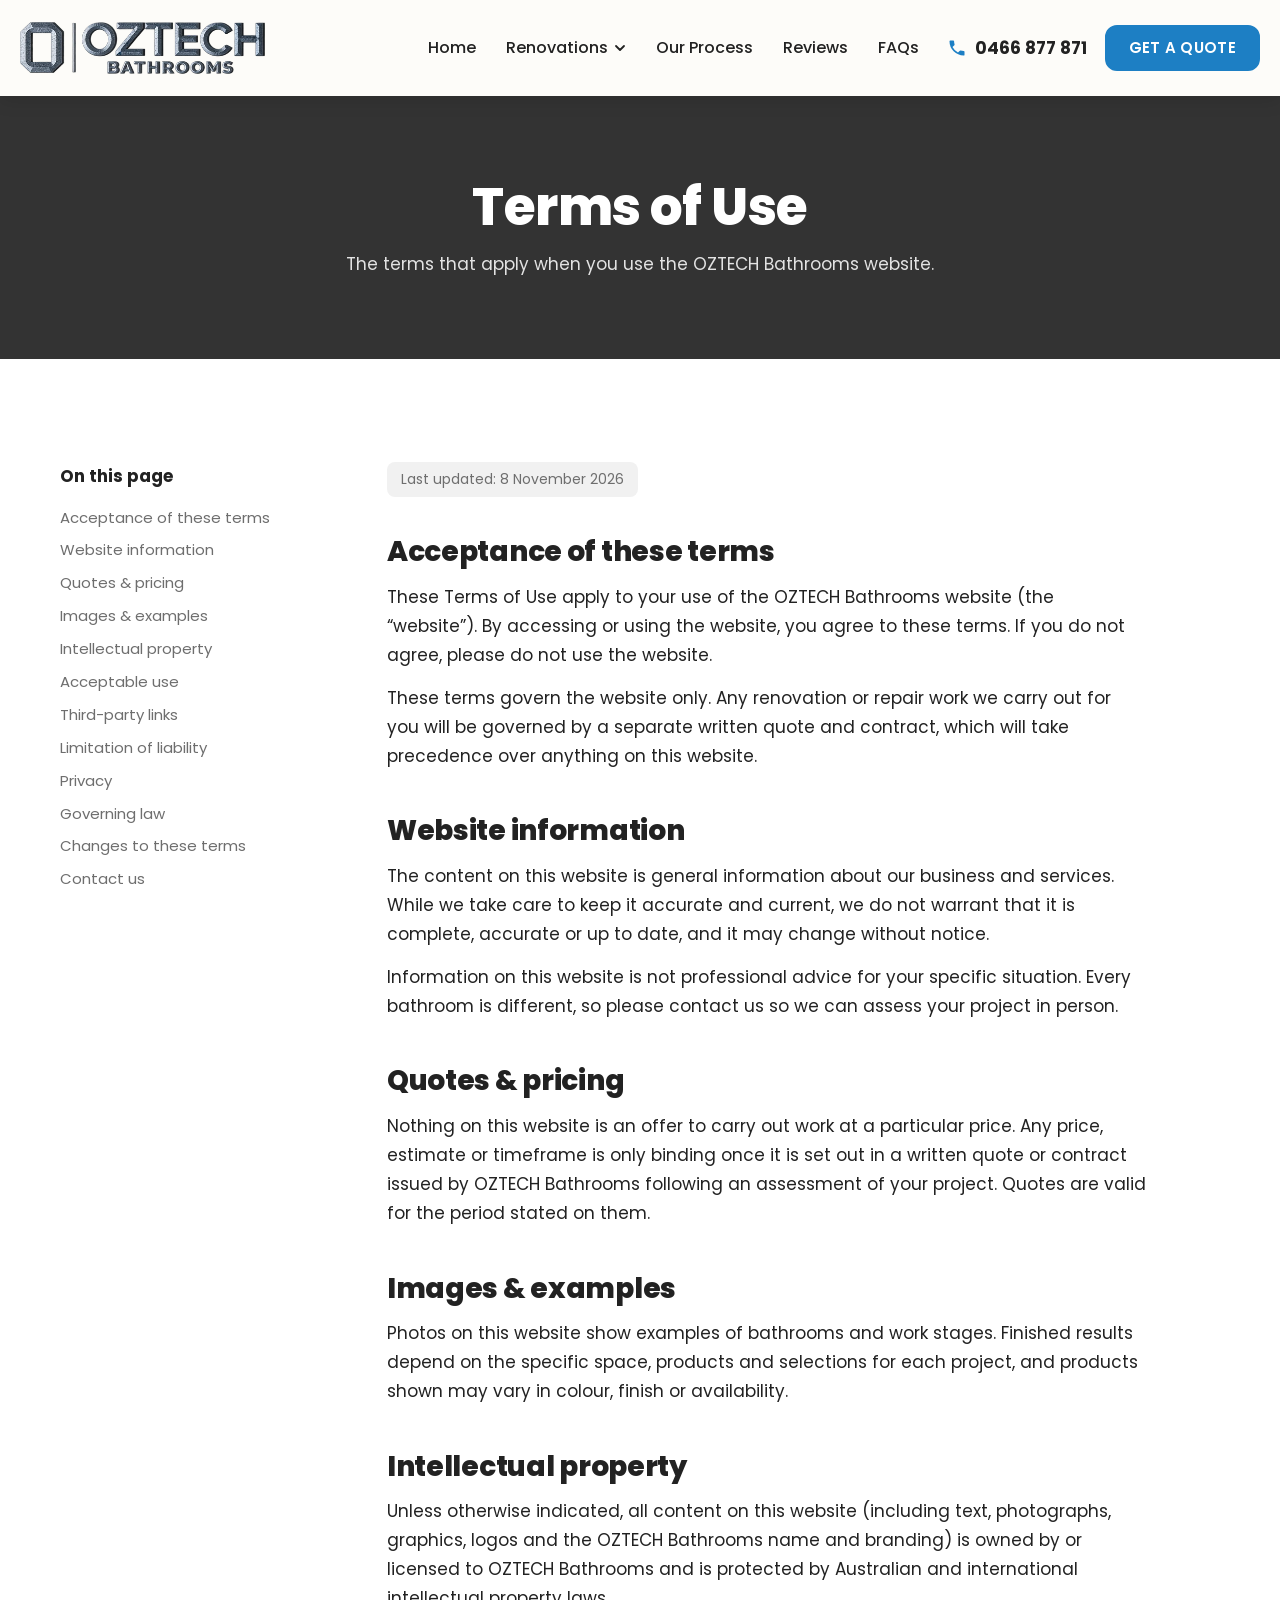
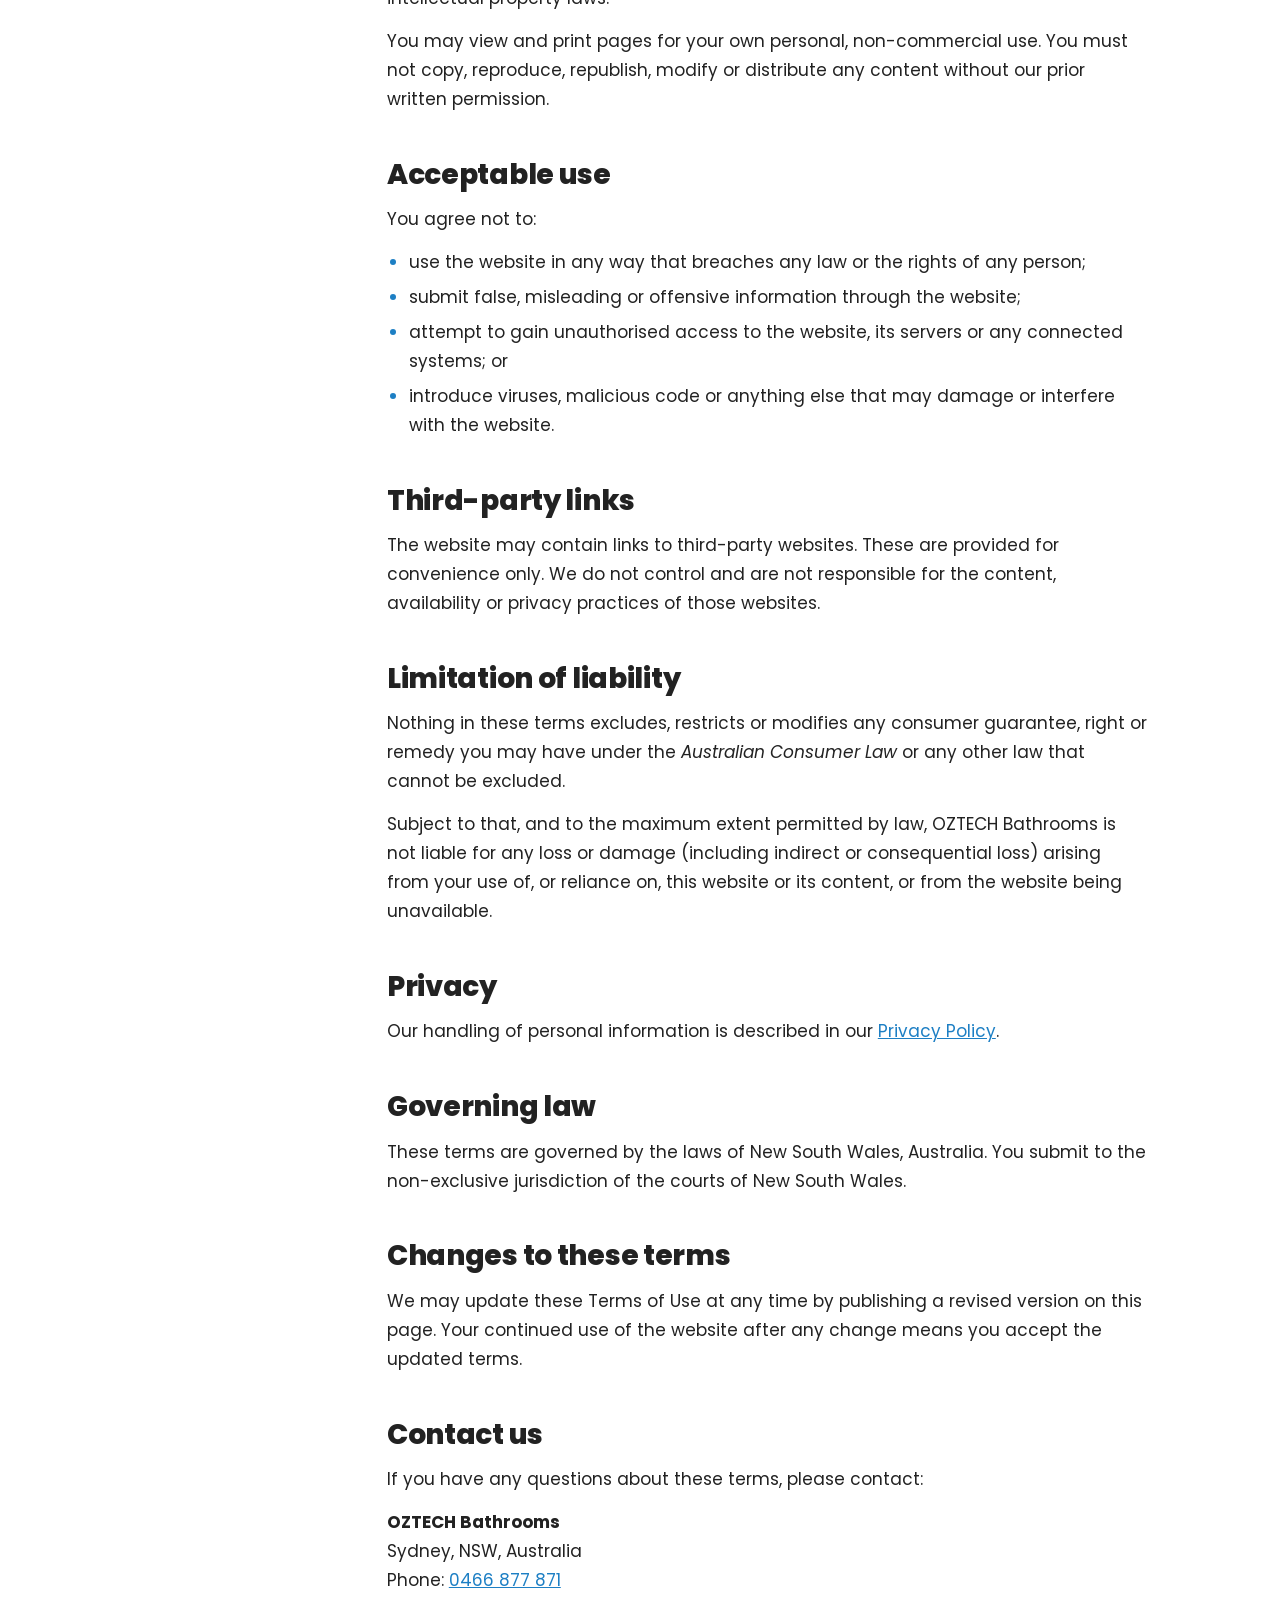
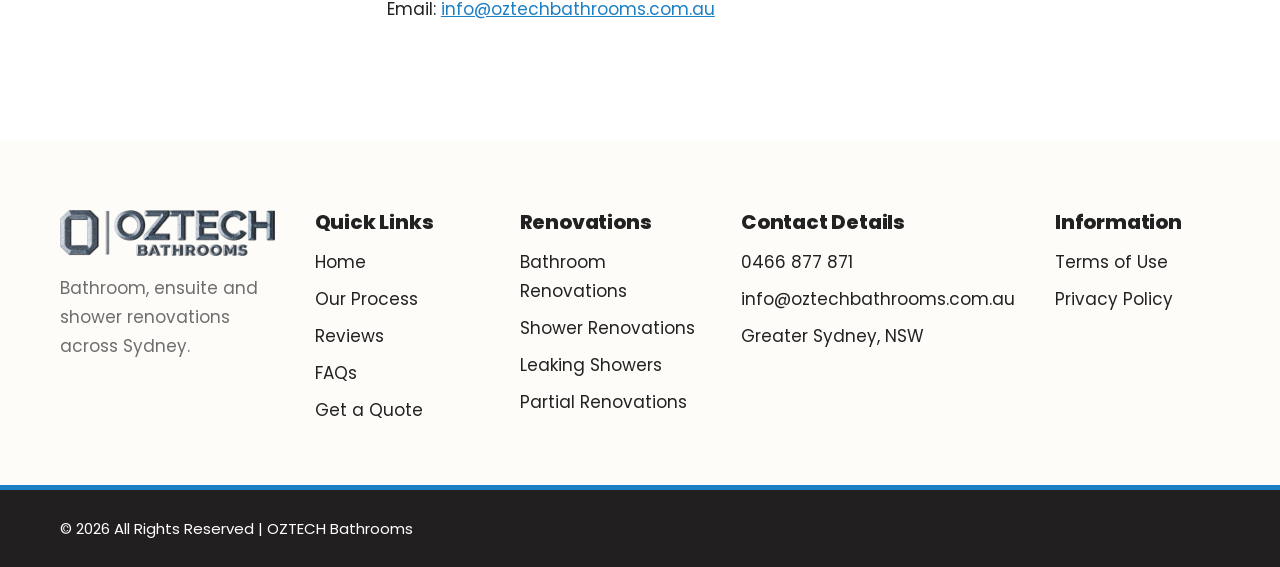
<file: terms.html>
<!doctype html>
<html lang="en-AU" class="no-js">
<head>
<meta charset="utf-8">
<meta name="viewport" content="width=device-width, initial-scale=1, viewport-fit=cover">
<title>Terms of Use | OZTECH Bathrooms Sydney</title>
<meta name="description" content="The terms that apply to your use of the OZTECH Bathrooms website.">
<meta name="theme-color" content="#fdfcf9">
<meta property="og:type" content="website">
<meta property="og:site_name" content="OZTECH Bathrooms">
<meta property="og:title" content="Terms of Use | OZTECH Bathrooms Sydney">
<meta property="og:description" content="The terms that apply to your use of the OZTECH Bathrooms website.">
<meta property="og:image" content="assets/img/og-image.jpg">
<meta property="og:locale" content="en_AU">
<meta name="twitter:card" content="summary_large_image">
<link rel="icon" href="favicon.ico" sizes="32x32">
<link rel="apple-touch-icon" href="assets/img/apple-touch-icon.png">
<link rel="preconnect" href="https://fonts.googleapis.com">
<link rel="preconnect" href="https://fonts.gstatic.com" crossorigin>
<link rel="stylesheet" href="https://fonts.googleapis.com/css2?family=Poppins:wght@400;500;600;700;800&display=swap">
<link rel="stylesheet" href="assets/css/styles.css">
</head>
<body>
<a class="skip-link" href="#main">Skip to content</a>
<header class="site-header">
  <div class="header-inner">
    <a class="header-call" href="tel:+61466877871" data-biz-href="tel" aria-label="Call OZTECH Bathrooms"><svg viewBox="0 0 24 24" aria-hidden="true"><path fill="currentColor" d="M6.6 10.8a15.1 15.1 0 006.6 6.6l2.2-2.2a1 1 0 011-.25 11.4 11.4 0 003.6.57 1 1 0 011 1V20a1 1 0 01-1 1A17 17 0 013 4a1 1 0 011-1h3.5a1 1 0 011 1c0 1.25.2 2.45.57 3.57a1 1 0 01-.25 1z"/></svg></a>
    <a class="brand" href="index.html" aria-label="OZTECH Bathrooms home">
      <picture>
        <source srcset="assets/img/oztech-logo-480.webp 480w, assets/img/oztech-logo-960.webp 960w" sizes="220px" type="image/webp">
        <img src="assets/img/oztech-logo-480.png" alt="OZTECH Bathrooms" width="480" height="102" data-biz-img="logo">
      </picture>
    </a>
    <nav class="nav" aria-label="Primary">
      <ul>
        <li><a href="index.html">Home</a></li>
        <li class="has-menu">
          <button class="nav-link" type="button" aria-expanded="false" aria-haspopup="true">Renovations <svg class="chev" viewBox="0 0 12 12" aria-hidden="true"><path d="M2 4l4 4 4-4" fill="none" stroke="currentColor" stroke-width="1.8" stroke-linecap="round" stroke-linejoin="round"/></svg></button>
          <ul class="menu"><li><a href="bathroom-renovations.html">Bathroom Renovations</a></li><li><a href="shower-renovations.html">Shower Renovations</a></li><li><a href="leaking-showers.html">Leaking Showers</a></li><li><a href="partial-renovations.html">Partial Renovations</a></li></ul>
        </li>
        <li><a href="index.html#process">Our Process</a></li>
        <li><a href="index.html#reviews">Reviews</a></li>
        <li><a href="index.html#faq">FAQs</a></li>
      </ul>
    </nav>
    <div class="header-actions">
      <a class="header-phone" href="tel:+61466877871" data-biz-href="tel"><svg viewBox="0 0 24 24" aria-hidden="true"><path fill="currentColor" d="M6.6 10.8a15.1 15.1 0 006.6 6.6l2.2-2.2a1 1 0 011-.25 11.4 11.4 0 003.6.57 1 1 0 011 1V20a1 1 0 01-1 1A17 17 0 013 4a1 1 0 011-1h3.5a1 1 0 011 1c0 1.25.2 2.45.57 3.57a1 1 0 01-.25 1z"/></svg><span data-biz="phone">0466 877 871</span></a>
      <a class="btn btn--sm" href="get-a-quote.html">Get a Quote</a>
    </div>
    <button class="nav-toggle" type="button" aria-expanded="false" aria-controls="drawer" aria-label="Open menu"><svg viewBox="0 0 24 24" aria-hidden="true"><path d="M3 6h18M3 12h18M3 18h18" stroke="currentColor" stroke-width="2" stroke-linecap="round"/></svg></button>
  </div>
</header>

<div class="drawer" id="drawer" aria-hidden="true">
  <div class="drawer-top"><span>Menu</span><button class="drawer-close" type="button" aria-label="Close menu"><svg viewBox="0 0 24 24" aria-hidden="true"><path d="M5 5l14 14M19 5L5 19" stroke="currentColor" stroke-width="2" stroke-linecap="round"/></svg></button></div>
  <p class="drawer-label">Our Services</p>
  <ul class="drawer-list drawer-list--svc">
    <li><a href="bathroom-renovations.html"><span class="svc-bar__icon"><svg viewBox="0 0 20 20" fill="none" stroke="currentColor" stroke-width="1.1" aria-hidden="true"><path d="M2.5 9.5h15v6h-15zM10 9.5v6M7.5 12.5h.5M12 12.5h.5M7 9.5c0-1.5 1.3-2.5 3-2.5s3 1 3 2.5M10 4v3"/></svg></span>Bathroom Renovations</a></li><li><a href="shower-renovations.html"><span class="svc-bar__icon"><svg viewBox="0 0 20 20" fill="none" stroke="currentColor" stroke-width="1.1" aria-hidden="true"><path d="M4 17.5V5a2.5 2.5 0 012.5-2.5h2A2.5 2.5 0 0111 5v.5"/><path d="M8 5.5h6M9 9v1M11 9v1.5M13 9v1"/></svg></span>Shower Renovations</a></li><li><a href="leaking-showers.html"><span class="svc-bar__icon"><svg viewBox="0 0 20 20" fill="none" stroke="currentColor" stroke-width="1.1" aria-hidden="true"><path d="M10 2s5.5 6.2 5.5 10a5.5 5.5 0 01-11 0C4.5 8.2 10 2 10 2z"/></svg></span>Leaking Showers</a></li><li><a href="partial-renovations.html"><span class="svc-bar__icon"><svg viewBox="0 0 20 20" fill="none" stroke="currentColor" stroke-width="1.1" aria-hidden="true"><rect x="2.5" y="2.5" width="6.5" height="6.5"/><rect x="11" y="2.5" width="6.5" height="6.5" transform="rotate(8 14.25 5.75)"/><rect x="2.5" y="11" width="6.5" height="6.5"/><rect x="11" y="11" width="6.5" height="6.5"/></svg></span>Partial Renovations</a></li>
  </ul>
  <p class="drawer-label">More</p>
  <ul class="drawer-list">
    <li><a href="index.html">Home</a></li>
    <li><a href="index.html#process">Our Process</a></li>
    <li><a href="index.html#reviews">Reviews</a></li>
    <li><a href="index.html#faq">FAQs</a></li>
  </ul>
  <div class="drawer-foot">
    <a class="btn btn--block" href="get-a-quote.html">Get a Free Quote</a>
    <a class="btn btn--outline btn--block" href="tel:+61466877871" data-biz-href="tel">Call <span data-biz="phone">0466 877 871</span></a>
  </div>
</div>

<main id="main">
<section class="page-title" aria-labelledby="page-title">
  <div class="wrap">
    <h1 id="page-title">Terms of Use</h1>
    <p>The terms that apply when you use the OZTECH Bathrooms website.</p>
  </div>
</section>
<section class="band band--white">
  <div class="wrap legal">
    <aside class="legal__toc" aria-label="On this page"><p>On this page</p><ol><li><a href="#acceptance">Acceptance of these terms</a></li><li><a href="#info">Website information</a></li><li><a href="#quotes">Quotes &amp; pricing</a></li><li><a href="#images">Images &amp; examples</a></li><li><a href="#ip">Intellectual property</a></li><li><a href="#use">Acceptable use</a></li><li><a href="#links">Third-party links</a></li><li><a href="#liability">Limitation of liability</a></li><li><a href="#privacy">Privacy</a></li><li><a href="#law">Governing law</a></li><li><a href="#changes">Changes to these terms</a></li><li><a href="#contact">Contact us</a></li></ol></aside>
    <article class="prose">
      <p class="legal__updated">Last updated: 8 November 2026</p>
      <h2 id="acceptance">Acceptance of these terms</h2><p>These Terms of Use apply to your use of the OZTECH Bathrooms website (the &ldquo;website&rdquo;). By accessing or using the website, you agree to these terms. If you do not agree, please do not use the website.</p>
<p>These terms govern the website only. Any renovation or repair work we carry out for you will be governed by a separate written quote and contract, which will take precedence over anything on this website.</p><h2 id="info">Website information</h2><p>The content on this website is general information about our business and services. While we take care to keep it accurate and current, we do not warrant that it is complete, accurate or up to date, and it may change without notice.</p>
<p>Information on this website is not professional advice for your specific situation. Every bathroom is different, so please contact us so we can assess your project in person.</p><h2 id="quotes">Quotes &amp; pricing</h2><p>Nothing on this website is an offer to carry out work at a particular price. Any price, estimate or timeframe is only binding once it is set out in a written quote or contract issued by OZTECH Bathrooms following an assessment of your project. Quotes are valid for the period stated on them.</p><h2 id="images">Images &amp; examples</h2><p>Photos on this website show examples of bathrooms and work stages. Finished results depend on the specific space, products and selections for each project, and products shown may vary in colour, finish or availability.</p><h2 id="ip">Intellectual property</h2><p>Unless otherwise indicated, all content on this website (including text, photographs, graphics, logos and the OZTECH Bathrooms name and branding) is owned by or licensed to OZTECH Bathrooms and is protected by Australian and international intellectual property laws.</p>
<p>You may view and print pages for your own personal, non-commercial use. You must not copy, reproduce, republish, modify or distribute any content without our prior written permission.</p><h2 id="use">Acceptable use</h2><p>You agree not to:</p>
<ul>
<li>use the website in any way that breaches any law or the rights of any person;</li>
<li>submit false, misleading or offensive information through the website;</li>
<li>attempt to gain unauthorised access to the website, its servers or any connected systems; or</li>
<li>introduce viruses, malicious code or anything else that may damage or interfere with the website.</li>
</ul><h2 id="links">Third-party links</h2><p>The website may contain links to third-party websites. These are provided for convenience only. We do not control and are not responsible for the content, availability or privacy practices of those websites.</p><h2 id="liability">Limitation of liability</h2><p>Nothing in these terms excludes, restricts or modifies any consumer guarantee, right or remedy you may have under the <em>Australian Consumer Law</em> or any other law that cannot be excluded.</p>
<p>Subject to that, and to the maximum extent permitted by law, OZTECH Bathrooms is not liable for any loss or damage (including indirect or consequential loss) arising from your use of, or reliance on, this website or its content, or from the website being unavailable.</p><h2 id="privacy">Privacy</h2><p>Our handling of personal information is described in our <a href="privacy-policy.html">Privacy Policy</a>.</p><h2 id="law">Governing law</h2><p>These terms are governed by the laws of New South Wales, Australia. You submit to the non-exclusive jurisdiction of the courts of New South Wales.</p><h2 id="changes">Changes to these terms</h2><p>We may update these Terms of Use at any time by publishing a revised version on this page. Your continued use of the website after any change means you accept the updated terms.</p><h2 id="contact">Contact us</h2><p>If you have any questions about these terms, please contact:</p><p><strong data-biz="business_name">OZTECH Bathrooms</strong><br>Sydney, NSW, Australia<br>Phone: <a href="tel:+61466877871" data-biz-href="tel" data-biz="phone">0466 877 871</a><br>Email: <a href="mailto:info@oztechbathrooms.com.au" data-biz-href="mailto" data-biz="email">info@oztechbathrooms.com.au</a></p>
    </article>
  </div>
</section>
</main>

<footer class="site-footer">
  <div class="wrap footer-grid">
    <div class="footer-brand">
      <img src="assets/img/oztech-logo-480.png" alt="OZTECH Bathrooms" width="480" height="102" loading="lazy" data-biz-img="logo">
      <p>Bathroom, ensuite and shower renovations across Sydney.</p>
      <div class="footer-social" data-biz-social hidden>
        <a href="#" data-biz-link="facebook" data-biz-wrap hidden aria-label="Facebook" target="_blank" rel="noopener"><svg viewBox="0 0 24 24" aria-hidden="true"><path fill="currentColor" d="M14 8.5V6.8c0-.8.2-1.3 1.4-1.3H17V2.6c-.3 0-1.2-.1-2.4-.1-2.4 0-4 1.4-4 4.1v1.9H8V12h2.6v9.5H14V12h2.7l.4-3.5z"/></svg></a>
        <a href="#" data-biz-link="instagram" data-biz-wrap hidden aria-label="Instagram" target="_blank" rel="noopener"><svg viewBox="0 0 24 24" aria-hidden="true"><rect x="3" y="3" width="18" height="18" rx="5" fill="none" stroke="currentColor" stroke-width="2"/><circle cx="12" cy="12" r="4.2" fill="none" stroke="currentColor" stroke-width="2"/><circle cx="17.4" cy="6.6" r="1.2" fill="currentColor"/></svg></a>
      </div>
    </div>
    <div>
      <h3>Quick Links</h3>
      <ul class="footer-links">
        <li><a href="index.html">Home</a></li>
        <li><a href="index.html#process">Our Process</a></li>
        <li><a href="index.html#reviews">Reviews</a></li>
        <li><a href="index.html#faq">FAQs</a></li>
        <li><a href="get-a-quote.html">Get a Quote</a></li>
      </ul>
    </div>
    <div>
      <h3>Renovations</h3>
      <ul class="footer-links"><li><a href="bathroom-renovations.html">Bathroom Renovations</a></li><li><a href="shower-renovations.html">Shower Renovations</a></li><li><a href="leaking-showers.html">Leaking Showers</a></li><li><a href="partial-renovations.html">Partial Renovations</a></li></ul>
    </div>
    <div>
      <h3>Contact Details</h3>
      <ul class="footer-links">
        <li><a href="tel:+61466877871" data-biz-href="tel"><span data-biz="phone">0466 877 871</span></a></li>
        <li><a href="mailto:info@oztechbathrooms.com.au" data-biz-href="mailto"><span data-biz="email">info@oztechbathrooms.com.au</span></a></li>
        <li><span data-biz="service_area">Greater Sydney, NSW</span></li>
      </ul>
      <div class="footer-hours" data-biz-wrap hidden>
        <h3>Business Hours</h3>
        <p data-biz="hours" data-biz-optional></p>
      </div>
    </div>
    <div>
      <h3>Information</h3>
      <ul class="footer-links">
        <li><a href="terms.html">Terms of Use</a></li>
        <li><a href="privacy-policy.html">Privacy Policy</a></li>
      </ul>
      <ul class="footer-legal">
        <li data-biz-wrap hidden><span data-biz="abn" data-biz-optional data-biz-format="ABN {}"></span></li>
        <li data-biz-wrap hidden><span data-biz="licence" data-biz-optional data-biz-format="Builders Lic no. {}"></span></li>
      </ul>
    </div>
  </div>
  <div class="footer-bar">
    <div class="wrap">&copy; <span data-year>2026</span> All Rights Reserved | <span data-biz="business_name">OZTECH Bathrooms</span></div>
  </div>
</footer>

<a class="to-top" href="#main" aria-label="Back to top"><svg viewBox="0 0 24 24" aria-hidden="true"><path d="M5 15l7-7 7 7" fill="none" stroke="currentColor" stroke-width="3" stroke-linecap="round" stroke-linejoin="round"/></svg></a>

<script src="assets/js/config.js" defer></script>
<script src="assets/js/cms.js" defer></script>
<script src="assets/js/main.js" defer></script>
</body>
</html>
</file>
<file: assets/css/styles.css>
/* ==========================================================================
   OZTECH Bathrooms, Sydney
   Light header, photo hero, alternating charcoal / navy / white bands,
   rounded blue buttons. Brand blue is taken from the OZTECH logo.
   ========================================================================== */

:root {
  --blue: #1d7fc4;          /* brand accent: buttons, links, highlights */
  --blue-dark: #14669f;
  --blue-soft: #d4e6f3;     /* tips panel */
  --ink: #222222;           /* body text on light */
  --muted: #6e6e6e;
  --heading-muted: #8a8a8a;
  --cream: #fdfcf9;         /* header and footer */
  --white: #ffffff;
  --grey: #f1f1f1;          /* FAQ cards, light bands */
  --line: #e2e2e2;
  --charcoal: #333333;
  --charcoal-2: #2c2c2c;
  --navy: #1c3646;
  --black: #221f20;         /* thumbnail strip, footer bar */
  --star: #f5b400;

  --font: "Poppins", "Helvetica Neue", Arial, sans-serif;
  --wrap: 1200px;
  --gutter: 20px;
  --radius: 12px;
  --header-h: 96px;
}

*, *::before, *::after { box-sizing: border-box; }
html { overflow-x: clip; -webkit-text-size-adjust: 100%; scroll-behavior: smooth; scroll-padding-top: calc(var(--header-h) + 12px); }
body {
  margin: 0;
  background: var(--white);
  color: var(--ink);
  font-family: var(--font);
  font-size: 17px;
  line-height: 1.7;
  -webkit-font-smoothing: antialiased;
  overflow-x: hidden;
  overflow-x: clip;
}
img { display: block; max-width: 100%; height: auto; }
a { color: inherit; }
button, input, select, textarea { font: inherit; color: inherit; }
h1, h2, h3, h4, p, figure, blockquote { margin: 0; }
ul, ol { margin: 0; padding: 0; }
[hidden] { display: none !important; }
svg { display: block; }

h1, h2, h3 { font-weight: 800; line-height: 1.2; letter-spacing: -0.01em; text-wrap: balance; }
h2 { font-size: clamp(28px, 3.6vw, 44px); }
h3 { font-size: clamp(20px, 2vw, 24px); font-weight: 700; }
.center { text-align: center; }
.accent { color: var(--blue); }
.h-muted { color: var(--heading-muted); }
.lead { font-size: clamp(17px, 1.6vw, 20px); line-height: 1.6; }

.skip-link { position: absolute; left: 12px; top: -60px; z-index: 300; background: var(--blue); color: #fff; padding: 10px 16px; border-radius: 8px; text-decoration: none; }
.skip-link:focus { top: 12px; }
:focus-visible { outline: 3px solid var(--blue); outline-offset: 3px; }

.wrap { width: 100%; max-width: var(--wrap); margin: 0 auto; padding-left: max(var(--gutter), env(safe-area-inset-left, 0px)); padding-right: max(var(--gutter), env(safe-area-inset-right, 0px)); }
.wrap--narrow { max-width: 900px; }

/* ---------- Buttons ---------- */
.btn {
  display: inline-flex; align-items: center; justify-content: center; gap: 10px;
  min-height: 60px; padding: 0 34px;
  background: var(--blue); color: #fff;
  border: 2px solid var(--blue); border-radius: var(--radius);
  font-weight: 600; font-size: 17px; letter-spacing: .02em; text-transform: uppercase; text-decoration: none;
  cursor: pointer; transition: background-color .2s, border-color .2s, color .2s, transform .2s;
}
.btn:hover { background: var(--blue-dark); border-color: var(--blue-dark); }
.btn:active { transform: translateY(1px); }
.btn svg { width: 18px; height: 18px; }
.btn--sm { min-height: 46px; padding: 0 22px; font-size: 15px; }
.btn--outline { background: transparent; color: var(--blue); }
.btn--outline:hover { background: var(--blue); color: #fff; }
.btn--outline-light { background: transparent; color: #fff; border-color: #fff; }
.btn--outline-light:hover { background: #fff; color: var(--ink); border-color: #fff; }
.btn--block { width: 100%; }
.btn--wide { min-width: min(100%, 360px); }
.btn[disabled] { opacity: .6; cursor: progress; }
.actions { display: flex; flex-wrap: wrap; gap: 14px; margin-top: 34px; }
.actions--center { justify-content: center; }
.actions--stack { flex-direction: column; max-width: 560px; margin-left: auto; margin-right: auto; }
.text-link { color: var(--blue); font-weight: 600; text-decoration: underline; text-underline-offset: 4px; }
.text-link:hover { color: #fff; }

/* ---------- Header ---------- */
.site-header {
  position: sticky; top: env(safe-area-inset-top, 0px); z-index: 100;
  background: var(--cream);
  box-shadow: 0 4px 18px rgba(0,0,0,.12);
}
body::before { content: ""; position: fixed; inset: 0 0 auto; height: env(safe-area-inset-top, 0px); z-index: 101; background: var(--cream); }
.header-inner {
  max-width: 1320px; margin: 0 auto; height: var(--header-h);
  display: flex; align-items: center; gap: 28px;
  padding-left: max(var(--gutter), env(safe-area-inset-left, 0px)); padding-right: max(var(--gutter), env(safe-area-inset-right, 0px));
}
.brand { flex-shrink: 0; }
.brand img { height: 52px; width: auto; max-width: none; }
.header-call { display: none; color: var(--blue); }
.header-call svg { width: 40px; height: 40px; }
.nav { margin-left: auto; }
.nav > ul { display: flex; align-items: center; gap: 30px; list-style: none; }
.nav a, .nav-link {
  display: inline-flex; align-items: center; gap: 6px; padding: 10px 0;
  font-size: 16px; font-weight: 500; color: var(--ink); text-decoration: none;
  background: none; border: 0; cursor: pointer;
}
.nav a:hover, .nav-link:hover, .nav [aria-current="page"] { color: var(--blue); }
.nav .chev { width: 12px; height: 12px; transition: transform .2s; }
.has-menu { position: relative; }
.has-menu.is-open .chev, .has-menu:hover .chev { transform: rotate(180deg); }
.menu {
  position: absolute; top: 100%; left: -18px; min-width: 260px; padding: 10px 0;
  background: var(--white); border-radius: 10px; box-shadow: 0 14px 34px rgba(0,0,0,.14);
  list-style: none; opacity: 0; visibility: hidden; transform: translateY(6px); transition: opacity .2s, transform .2s, visibility .2s;
}
.has-menu:hover .menu, .has-menu:focus-within .menu, .has-menu.is-open .menu { opacity: 1; visibility: visible; transform: none; }
.menu a { display: block; padding: 10px 20px; }
.menu a:hover { background: var(--grey); }
.header-actions { display: flex; align-items: center; gap: 18px; }
.header-phone { display: inline-flex; align-items: center; gap: 8px; font-weight: 700; color: var(--ink); text-decoration: none; white-space: nowrap; }
.header-phone svg { width: 20px; height: 20px; color: var(--blue); }
.nav-toggle { display: none; margin-left: auto; width: 48px; height: 48px; padding: 6px; border: 0; background: none; color: var(--blue); cursor: pointer; }
.nav-toggle svg { width: 36px; height: 36px; }

.drawer {
  position: fixed; inset: 0; z-index: 200; background: var(--cream);
  display: flex; flex-direction: column; overflow-y: auto;
  padding: calc(env(safe-area-inset-top, 0px) + 20px) max(var(--gutter), env(safe-area-inset-right, 0px)) calc(env(safe-area-inset-bottom, 0px) + 24px) max(var(--gutter), env(safe-area-inset-left, 0px));
  opacity: 0; visibility: hidden; transition: opacity .25s, visibility .25s;
}
.nav-open .drawer { opacity: 1; visibility: visible; }
.nav-open { overflow: hidden; }
.drawer-top { display: flex; align-items: center; justify-content: space-between; margin-bottom: 18px; font-weight: 700; color: var(--muted); text-transform: uppercase; letter-spacing: .06em; font-size: 14px; }
.drawer-close { width: 48px; height: 48px; border: 0; background: none; color: var(--blue); cursor: pointer; padding: 8px; }
.drawer-close svg { width: 32px; height: 32px; }
.drawer-list { list-style: none; margin-bottom: 20px; }
.drawer-label { font-size: 13px; font-weight: 700; letter-spacing: .06em; text-transform: uppercase; color: var(--blue); margin: 6px 0 2px; }
.svc-bar__icon { display: grid; place-items: center; width: 30px; height: 30px; border-radius: 50%; background: var(--blue); color: #fff; flex-shrink: 0; }
.svc-bar__icon svg { width: 17px; height: 17px; }
.drawer-list.drawer-list--svc a { display: flex; align-items: center; gap: 12px; }
.drawer-list a { display: block; padding: 14px 0; border-bottom: 1px solid var(--line); font-size: 20px; font-weight: 500; text-decoration: none; }
.drawer-foot { display: grid; gap: 12px; margin-top: 28px; }

/* ---------- Hero ---------- */
.hero { position: relative; isolation: isolate; color: #fff; min-height: 640px; display: flex; align-items: center; overflow: hidden; }
.hero-bg { position: absolute; inset: 0; z-index: -2; width: 100%; height: 100%; object-fit: cover; }
.hero::before { content: ""; position: absolute; inset: 0; z-index: -1; background: linear-gradient(90deg, rgba(20,20,20,.82) 0%, rgba(20,20,20,.55) 50%, rgba(20,20,20,.25) 100%); }
.hero-inner { padding-block: 90px; }
.hero h1 { font-size: clamp(36px, 5.4vw, 64px); max-width: 720px; }
.hero p { max-width: 620px; margin-top: 22px; font-size: clamp(17px, 1.7vw, 20px); line-height: 1.65; }
.hero--page { min-height: 520px; }
.hero--page h1 { font-size: clamp(34px, 4.6vw, 56px); }
.crumbs { display: flex; flex-wrap: wrap; gap: 8px; list-style: none; margin-bottom: 18px; font-size: 14px; color: rgba(255,255,255,.8); }
.crumbs li + li::before { content: "/"; margin-right: 8px; }
.crumbs a { text-decoration: none; }
.crumbs a:hover { text-decoration: underline; }

/* ---------- Thumbnail strip ---------- */
.strip { background: var(--black); padding-block: 22px; overflow-x: auto; scrollbar-width: none; }
.strip::-webkit-scrollbar { display: none; }
.strip ul { display: grid; grid-template-columns: repeat(6, minmax(150px, 1fr)); gap: 16px; list-style: none; max-width: 1320px; margin: 0 auto; padding-inline: max(var(--gutter), env(safe-area-inset-left, 0px)); }
.strip img { width: 100%; aspect-ratio: 1; object-fit: cover; }

/* ---------- Bands ---------- */
.band { padding-block: clamp(64px, 8vw, 110px); }
.band--tight-top { padding-top: 0; }
.band--white { background: var(--white); }
.band--grey { background: var(--grey); }
.band--charcoal { background: var(--charcoal); color: #fff; }
.band--charcoal-2 { background: var(--charcoal-2); color: #fff; }
.band--navy { background: var(--navy); color: #fff; }
.intro { max-width: 760px; margin-bottom: 44px; }
.intro .lead { margin-top: 14px; }
.intro--center { margin-left: auto; margin-right: auto; text-align: center; }

/* Why band */
.why h2 { max-width: 760px; margin: 0 auto 50px; }
.why-grid { display: grid; grid-template-columns: repeat(4, 1fr); gap: 30px; list-style: none; text-align: center; }
.why-grid li { display: flex; flex-direction: column; align-items: center; gap: 14px; padding-bottom: 30px; border-bottom: 3px solid #fff; }
.why-num { font-size: 64px; font-weight: 800; line-height: 1; color: var(--blue); }
.why-icon { color: var(--blue); }
.why-icon svg { width: 64px; height: 64px; }
.why-grid strong { font-size: 20px; font-weight: 700; line-height: 1.3; }

/* Service cards (home) */
.svc-cards { display: grid; grid-template-columns: repeat(4, 1fr); gap: 22px; }
.svc-card { display: flex; flex-direction: column; background: var(--white); color: var(--ink); border-radius: var(--radius); overflow: hidden; text-decoration: none; transition: transform .2s, box-shadow .2s; }
.svc-card:hover { transform: translateY(-4px); box-shadow: 0 16px 34px rgba(0,0,0,.35); }
.svc-card__img { position: relative; display: block; }
.svc-card__img img { width: 100%; aspect-ratio: 4 / 3; object-fit: cover; }
.svc-card__icon { position: absolute; left: 18px; bottom: -24px; width: 52px; height: 52px; border-radius: 50%; background: var(--blue); color: #fff; display: grid; place-items: center; border: 4px solid var(--white); }
.svc-card__icon svg { width: 24px; height: 24px; }
.svc-card__body { display: flex; flex-direction: column; gap: 10px; flex: 1; padding: 36px 20px 20px; }
.svc-card__body strong { font-size: 21px; font-weight: 800; line-height: 1.25; }
.svc-card__body > span:not(.btn) { color: var(--muted); font-size: 15.5px; line-height: 1.6; flex: 1; }
.svc-card .btn { margin-top: 8px; font-size: 14px; }

/* Services */
.svc-grid { display: grid; grid-template-columns: repeat(2, 1fr); gap: 44px 40px; }
.svc-block { display: flex; flex-direction: column; gap: 12px; }
.svc-img { display: block; overflow: hidden; border-radius: var(--radius); margin-bottom: 8px; }
.svc-img img { width: 100%; aspect-ratio: 16 / 10; object-fit: cover; transition: transform .5s; }
.svc-img:hover img { transform: scale(1.04); }
.svc-block h3 a { text-decoration: none; }
.svc-block p { color: #e6e6e6; }
#services .actions { justify-content: center; margin-top: 54px; }

.photo-band img { width: 100%; height: clamp(260px, 38vw, 520px); object-fit: cover; }

/* Split layouts */
.split { display: grid; grid-template-columns: 1.1fr .9fr; gap: clamp(36px, 6vw, 80px); align-items: center; }
.split--top { align-items: start; }
.band--navy .split { grid-template-columns: .85fr 1.15fr; }
.split-img img { width: 100%; aspect-ratio: 4 / 5; object-fit: cover; border-radius: var(--radius); }
.prose-block { display: flex; flex-direction: column; gap: 18px; align-items: flex-start; }
.prose-block h2 { margin-bottom: 4px; }
.prose-block .btn { margin-top: 12px; }
.sub { font-weight: 700; margin-top: 6px; }
.bullets { display: grid; gap: 8px; padding-left: 22px; }
.bullets li::marker { color: var(--blue); }

/* Process steps */
.band--navy .lead { margin: 16px 0 28px; color: #e8eef2; }
.steps { border-top: 1px solid rgba(255,255,255,.25); }
.steps details { border-bottom: 1px solid rgba(255,255,255,.25); }
.steps summary {
  display: flex; align-items: center; justify-content: space-between; gap: 18px;
  padding: 24px 6px; cursor: pointer; list-style: none;
  font-size: clamp(20px, 2.2vw, 26px); font-weight: 800; line-height: 1.25;
}
.steps summary::-webkit-details-marker { display: none; }
.steps .plus { width: 30px; height: 30px; flex-shrink: 0; color: var(--blue); transition: transform .25s; }
.steps details[open] .plus { transform: rotate(45deg); }
.steps p { padding: 0 6px 24px; color: #dbe4ea; max-width: 62ch; }

/* Tips panel (image + light blue panel) */
.tips-grid { display: grid; grid-template-columns: 1fr 1fr; align-items: stretch; }
.tips-img img { width: 100%; height: 100%; min-height: 360px; object-fit: cover; border-radius: var(--radius) 0 0 var(--radius); }
.tips-panel { background: var(--blue-soft); padding: clamp(30px, 4vw, 56px); border-radius: 0 var(--radius) var(--radius) 0; display: flex; flex-direction: column; gap: 16px; }
.tips-panel h2 { font-size: clamp(26px, 3vw, 38px); }
.tips-panel .bullets { gap: 12px; }
.tips-panel .btn { margin-top: 10px; }

/* Reviews */
.reviews { position: relative; isolation: isolate; color: #fff; padding-block: clamp(64px, 8vw, 110px); overflow: hidden; }
.reviews-bg { position: absolute; inset: 0; z-index: -2; width: 100%; height: 100%; object-fit: cover; }
.reviews::before { content: ""; position: absolute; inset: 0; z-index: -1; background: rgba(40,40,40,.72); }
.reviews .lead { max-width: 640px; margin: 16px auto 40px; }
.review-box { background: var(--white); color: var(--ink); border-radius: 28px; padding: clamp(28px, 4vw, 48px); max-width: 1000px; margin: 0 auto; }
.rating { display: flex; flex-direction: column; align-items: center; gap: 8px; text-align: center; margin-bottom: 30px; }
.rating strong { font-size: 26px; font-weight: 800; }
.rating > span:not(.stars) { color: var(--muted); }
.stars { display: inline-flex; gap: 2px; color: var(--star); }
.stars svg { width: 26px; height: 26px; }
.carousel { position: relative; }
.carousel-track { display: grid; grid-auto-flow: column; grid-auto-columns: calc((100% - 40px) / 3); gap: 20px; overflow-x: auto; scroll-snap-type: x mandatory; scrollbar-width: none; padding: 4px; }
.carousel-track::-webkit-scrollbar { display: none; }
.review-card { scroll-snap-align: start; display: flex; flex-direction: column; gap: 14px; padding: 26px; border: 1px solid var(--line); border-radius: 22px; background: var(--white); }
.review-card figcaption { display: flex; align-items: center; gap: 12px; }
.review-card .avatar { width: 50px; height: 50px; border-radius: 50%; display: grid; place-items: center; background: var(--navy); color: #fff; font-weight: 700; font-size: 20px; flex-shrink: 0; }
.review-card strong { display: block; font-weight: 700; line-height: 1.3; }
.review-card small { color: var(--muted); font-size: 14px; }
.review-card .stars svg { width: 22px; height: 22px; }
.review-card blockquote { font-size: 16px; line-height: 1.7; }
.carousel-btn { position: absolute; top: 50%; transform: translateY(-50%); width: 50px; height: 50px; border-radius: 50%; border: 0; background: rgba(90,90,90,.85); color: #fff; display: none; place-items: center; cursor: pointer; }
.carousel-btn svg { width: 22px; height: 22px; }
.carousel-btn.prev { left: -14px; }
.carousel-btn.next { right: -14px; }
.reviews .actions--stack { margin-top: 36px; }
.review-box--single { max-width: 760px; }
.review-box--single .review-card { border: 0; padding: 0; }
.review-box--single blockquote { font-size: clamp(18px, 2vw, 21px); }

/* Statement */
.statement h2 { font-size: clamp(30px, 4.4vw, 56px); max-width: 1000px; }

/* FAQ cards */
#faq h2, .band--white .wrap--narrow > h2.center { margin-bottom: 40px; }
.faq { display: grid; gap: 22px; }
.faq details { background: var(--grey); border-radius: 6px; }
.faq summary {
  display: flex; align-items: center; justify-content: space-between; gap: 20px;
  padding: 26px 30px; cursor: pointer; list-style: none;
  font-size: clamp(19px, 2.2vw, 26px); font-weight: 800; line-height: 1.25;
}
.faq summary::-webkit-details-marker { display: none; }
.faq summary i { width: 46px; height: 46px; flex-shrink: 0; border-radius: 50%; background: var(--ink); color: #fff; display: grid; place-items: center; transition: transform .25s; }
.faq summary i svg { width: 18px; height: 18px; }
.faq details[open] summary i { transform: rotate(180deg); }
.faq-a { padding: 0 30px 28px; display: grid; gap: 12px; }

/* Service page parts */
.checklist { list-style: none; display: grid; gap: 22px; }
.checklist li { display: grid; grid-template-columns: 30px 1fr; gap: 16px; }
.checklist svg { width: 28px; height: 28px; color: var(--blue); margin-top: 2px; }
.checklist strong { display: block; font-size: 19px; font-weight: 700; line-height: 1.35; margin-bottom: 4px; }
.checklist span { color: var(--muted); }
.card-grid { list-style: none; display: grid; grid-template-columns: repeat(3, 1fr); gap: 24px; }
.card-grid li { padding: 30px; border-radius: var(--radius); background: rgba(255,255,255,.06); border: 1px solid rgba(255,255,255,.1); }
.card-icon { display: grid; place-items: center; width: 60px; height: 60px; border-radius: 50%; background: var(--blue); color: #fff; margin-bottom: 20px; }
.card-icon svg { width: 30px; height: 30px; }
.card-grid h3 { font-size: 21px; margin-bottom: 8px; }
.card-grid p { color: #dddddd; font-size: 16px; }
.band--navy .wrap--narrow > h2 { margin-bottom: 0; }
.related-grid { display: grid; grid-template-columns: repeat(3, 1fr); gap: 24px; margin-top: 40px; }
.related-card { display: flex; flex-direction: column; background: var(--white); border-radius: var(--radius); overflow: hidden; text-decoration: none; box-shadow: 0 6px 20px rgba(0,0,0,.06); transition: transform .2s, box-shadow .2s; }
.related-card:hover { transform: translateY(-3px); box-shadow: 0 12px 30px rgba(0,0,0,.1); }
.related-card img { width: 100%; aspect-ratio: 16 / 10; object-fit: cover; }
.related-card span { padding: 22px 24px; display: grid; gap: 4px; }
.related-card strong { font-size: 20px; font-weight: 700; }
.related-card small { color: var(--muted); font-size: 15px; }

/* Plain page title band (quote and legal pages) */
.page-title { background: var(--charcoal); color: #fff; padding-block: clamp(48px, 7vw, 80px); text-align: center; }
.page-title h1 { font-size: clamp(32px, 4.4vw, 52px); }
.page-title p { margin: 12px auto 0; max-width: 620px; color: #e3e3e3; }

/* ---------- Forms ---------- */
.form { display: grid; grid-template-columns: 1fr 1fr; gap: 20px; }
.field { display: flex; flex-direction: column; gap: 8px; }
.field--full, .form > .btn, .form__status, .form__note { grid-column: 1 / -1; }
.field label { font-size: 15px; font-weight: 600; }
.field input, .field select, .field textarea {
  width: 100%; padding: 14px 16px; border: 1px solid #cfcfcf; border-radius: 10px; background: var(--white); font-size: 16px;
  transition: border-color .2s, box-shadow .2s;
}
.field input:focus, .field select:focus, .field textarea:focus { outline: none; border-color: var(--blue); box-shadow: 0 0 0 3px rgba(29,127,196,.18); }
.form__note { font-size: 14px; color: var(--muted); }
.form__status { display: none; font-size: 15px; padding: 14px 16px; border-radius: 10px; background: var(--blue-soft); }
.form__status.is-visible { display: block; }
.form__status.is-error { background: #fdecea; color: #8a1c13; }
.hp-field { position: absolute !important; left: -9999px !important; width: 1px; height: 1px; overflow: hidden; }

/* ---------- Quote survey ---------- */
.quote-band { padding-top: 0; }
.survey { position: relative; top: -40px; background: var(--white); border-radius: 20px; box-shadow: 0 20px 50px rgba(0,0,0,.12); padding: clamp(24px, 4vw, 44px); margin-bottom: -40px; }
.survey__top { display: flex; align-items: center; justify-content: space-between; gap: 16px; font-size: 14px; font-weight: 600; color: var(--muted); }
.survey__back { display: inline-flex; align-items: center; gap: 8px; background: none; border: 0; padding: 6px 0; cursor: pointer; color: var(--blue); font-weight: 600; }
.survey__back svg { width: 16px; height: 10px; }
.survey__back[hidden] { display: inline-flex !important; visibility: hidden; }
.survey__progress { height: 8px; margin: 14px 0 30px; border-radius: 8px; background: var(--grey); overflow: hidden; }
.survey__bar { display: block; height: 100%; width: 0; background: var(--blue); border-radius: 8px; transition: width .5s; }
.survey__step { display: none; }
.survey__step.is-active { display: block; animation: stepIn .4s ease; }
@keyframes stepIn { from { opacity: 0; transform: translateX(14px); } to { opacity: 1; transform: none; } }
.survey__q { font-size: clamp(24px, 3vw, 32px); margin-bottom: 6px; }
.survey__hint { color: var(--muted); margin-bottom: 26px; }
.options { display: grid; grid-template-columns: repeat(3, 1fr); gap: 14px; }
.options--list { grid-template-columns: 1fr 1fr; }
.option {
  position: relative; display: flex; flex-direction: column; align-items: flex-start; gap: 14px;
  padding: 22px 20px; min-height: 150px; text-align: left; cursor: pointer;
  background: var(--white); border: 2px solid var(--line); border-radius: 14px;
  transition: border-color .2s, background-color .2s, color .2s, transform .2s;
}
.options--list .option { flex-direction: row; align-items: center; min-height: 0; padding: 18px 20px; }
.option:hover { border-color: var(--blue); transform: translateY(-2px); }
.option.is-selected { background: var(--blue); border-color: var(--blue); color: #fff; }
.option__icon { width: 52px; height: 52px; flex-shrink: 0; border-radius: 50%; display: grid; place-items: center; background: var(--blue-soft); color: var(--blue); }
.option.is-selected .option__icon { background: rgba(255,255,255,.2); color: #fff; }
.option__icon svg { width: 26px; height: 26px; }
.option__label { display: block; font-size: 17px; font-weight: 700; line-height: 1.3; }
.option__sub { display: block; font-size: 14px; color: var(--muted); margin-top: 2px; line-height: 1.45; }
.option.is-selected .option__sub { color: rgba(255,255,255,.85); }
.option__check { position: absolute; top: 14px; right: 14px; width: 22px; height: 22px; border-radius: 50%; border: 2px solid var(--line); display: grid; place-items: center; }
.options--list .option__check { position: static; margin-left: auto; }
.option__check svg { width: 12px; height: 12px; opacity: 0; }
.option.is-selected .option__check { background: #fff; border-color: #fff; color: var(--blue); }
.option.is-selected .option__check svg { opacity: 1; }
.survey__done { text-align: center; padding-block: 20px; }
.survey__done-icon { width: 76px; height: 76px; margin: 0 auto 24px; border-radius: 50%; display: grid; place-items: center; background: var(--blue); color: #fff; }
.survey__done-icon svg { width: 36px; height: 36px; stroke-width: 2; }
.survey__done p { color: var(--muted); max-width: 48ch; margin: 0 auto; }

/* ---------- Legal ---------- */
.legal { display: grid; grid-template-columns: 250px 1fr; gap: clamp(36px, 6vw, 80px); align-items: start; }
.legal__toc { position: sticky; top: calc(var(--header-h) + 30px); }
.legal__toc p { font-weight: 700; margin-bottom: 12px; }
.legal__toc ol { list-style: none; display: grid; gap: 4px; }
.legal__toc a { color: var(--muted); text-decoration: none; font-size: 15px; }
.legal__toc a:hover { color: var(--blue); }
.prose { max-width: 760px; }
.prose h2 { font-size: clamp(22px, 2.4vw, 28px); margin: 44px 0 14px; }
.prose p { margin: 0 0 14px; }
.prose ul { margin: 0 0 18px; padding-left: 22px; }
.prose li { margin-bottom: 6px; }
.prose li::marker { color: var(--blue); }
.prose a { color: var(--blue); }
.legal__updated { display: inline-block; padding: 6px 14px; border-radius: 8px; background: var(--grey); font-size: 14px; color: var(--muted); }
.legal__updated + h2 { margin-top: 24px; }

/* ---------- Footer ---------- */
.site-footer { background: var(--cream); color: var(--ink); }
.footer-grid { display: grid; grid-template-columns: 1.3fr 1fr 1.1fr 1.3fr 1fr; gap: 40px; padding-block: 70px 60px; }
.footer-brand img { width: 100%; max-width: 240px; height: auto; margin-bottom: 18px; }
.footer-brand p { color: var(--muted); max-width: 30ch; }
.site-footer h3 { font-size: 20px; font-weight: 800; margin-bottom: 14px; }
.footer-links { list-style: none; display: grid; gap: 8px; }
.footer-links a { text-decoration: none; }
.footer-links a:hover { color: var(--blue); }
.footer-hours { margin-top: 26px; }
.footer-legal { list-style: none; display: grid; gap: 8px; margin-top: 22px; color: var(--muted); font-size: 15px; }
.footer-social { display: flex; gap: 16px; margin-top: 20px; }
.footer-social a { color: var(--ink); }
.footer-social svg { width: 30px; height: 30px; }
.footer-bar { background: var(--black); color: #fff; border-top: 5px solid var(--blue); padding-block: 26px calc(26px + env(safe-area-inset-bottom, 0px)); font-size: 15px; }

.to-top {
  position: fixed; right: calc(16px + env(safe-area-inset-right, 0px)); bottom: calc(16px + env(safe-area-inset-bottom, 0px)); z-index: 90;
  width: 58px; height: 58px; display: grid; place-items: center;
  background: var(--charcoal); color: #fff; border: 2px solid #fff; border-radius: 4px;
  opacity: 0; visibility: hidden; transition: opacity .25s, visibility .25s;
}
.to-top.is-visible { opacity: 1; visibility: visible; }
.to-top svg { width: 30px; height: 30px; }

/* ---------- Custom sections from the admin ---------- */
.cms-section .cms-head { margin-bottom: 30px; max-width: 820px; }
.cms-head .eyebrow { display: block; font-size: 14px; font-weight: 700; text-transform: uppercase; letter-spacing: .06em; color: var(--blue); margin-bottom: 10px; }
.cms-head--center { text-align: center; margin-left: auto; margin-right: auto; }
.cms-body { max-width: 760px; display: grid; gap: 14px; }
.cms-body--center { margin: 0 auto 40px; text-align: center; }
.cms-text--center { text-align: center; }
.cms-text--center .cms-body { margin: 0 auto; }
.cms-text--center .cms-actions { justify-content: center; }
.cms-actions { display: flex; flex-wrap: wrap; gap: 14px; margin-top: 30px; }
.cms-split { display: grid; grid-template-columns: 1fr 1fr; gap: clamp(36px, 6vw, 80px); align-items: center; }
.cms-split--right .cms-split__media { order: 2; }
.cms-split__media img { width: 100%; aspect-ratio: 4 / 5; object-fit: cover; border-radius: var(--radius); }
.cms-gallery { display: grid; grid-template-columns: repeat(3, 1fr); gap: 16px; }
.cms-gallery figure { position: relative; overflow: hidden; border-radius: var(--radius); }
.cms-gallery img { width: 100%; aspect-ratio: 4 / 3; object-fit: cover; }
.cms-gallery figcaption { position: absolute; left: 0; right: 0; bottom: 0; padding: 30px 16px 12px; color: #fff; font-size: 14px; background: linear-gradient(180deg, transparent, rgba(0,0,0,.7)); }
.cms-features { display: grid; grid-template-columns: repeat(var(--cols, 3), 1fr); gap: 24px; }
.cms-feature { padding: 28px; border-radius: var(--radius); background: var(--grey); }
.band--charcoal .cms-feature, .band--charcoal-2 .cms-feature, .band--navy .cms-feature, .section--dark .cms-feature { background: rgba(255,255,255,.06); }
.cms-feature__num { display: inline-grid; place-items: center; width: 44px; height: 44px; border-radius: 50%; background: var(--blue); color: #fff; font-weight: 700; margin-bottom: 16px; }
.cms-feature h3 { font-size: 20px; margin-bottom: 6px; }
.section { padding-block: clamp(64px, 8vw, 110px); }
.section--light { background: var(--white); }
.section--paper { background: var(--grey); }
.section--dark, .section--ink { background: var(--charcoal); color: #fff; }
.cta-band { position: relative; isolation: isolate; overflow: hidden; color: #fff; text-align: center; padding-block: clamp(70px, 9vw, 120px); background: var(--navy); }
.cta-band__bg { position: absolute; inset: 0; z-index: -2; }
.cta-band__bg img { width: 100%; height: 100%; object-fit: cover; }
.cta-band__bg + .wrap::before { content: ""; position: absolute; inset: 0; z-index: -1; background: rgba(28,54,70,.8); }
.cta-band .lead { margin: 16px auto 0; max-width: 640px; }
.cta-band .cms-actions { justify-content: center; }

/* Before & after sliders (custom sections) */
.ba-grid { display: grid; grid-template-columns: repeat(2, 1fr); gap: 28px; }
.ba-grid--single { grid-template-columns: 1fr; max-width: 760px; margin: 0 auto; }
.ba-item { display: flex; flex-direction: column; gap: 12px; }
.ba-item figcaption { font-weight: 600; text-align: center; }
.compare { --pos: 50%; position: relative; aspect-ratio: 4 / 3; overflow: hidden; border-radius: var(--radius); background: var(--grey); user-select: none; -webkit-user-select: none; touch-action: pan-y; }
.compare img { position: absolute; inset: 0; width: 100%; height: 100%; object-fit: cover; pointer-events: none; }
.compare__after { clip-path: inset(0 0 0 var(--pos)); }
.compare__handle { position: absolute; top: 0; bottom: 0; left: var(--pos); width: 3px; margin-left: -1.5px; background: #fff; pointer-events: none; box-shadow: 0 0 8px rgba(0,0,0,.3); }
.compare__knob { position: absolute; top: 50%; left: 50%; transform: translate(-50%, -50%); width: 54px; height: 54px; border-radius: 50%; background: var(--blue); color: #fff; display: grid; place-items: center; box-shadow: 0 6px 18px rgba(0,0,0,.3); }
.compare__knob svg { width: 24px; height: 12px; }
.compare__tag { position: absolute; top: 14px; z-index: 2; padding: 6px 12px; border-radius: 6px; font-size: 13px; font-weight: 700; text-transform: uppercase; letter-spacing: .04em; pointer-events: none; }
.compare__tag--before { left: 14px; background: rgba(20,20,20,.75); color: #fff; }
.compare__tag--after { right: 14px; background: var(--blue); color: #fff; }
.compare input[type="range"] { position: absolute; inset: 0; z-index: 3; width: 100%; height: 100%; margin: 0; opacity: 0; cursor: ew-resize; -webkit-appearance: none; appearance: none; }
.compare input[type="range"]:focus-visible ~ .compare__handle .compare__knob { outline: 3px solid #fff; outline-offset: 3px; }
.cms-section .cms-actions { justify-content: center; }
@media (max-width: 760px) { .ba-grid { grid-template-columns: 1fr; } }

/* ---------- Responsive ---------- */
@media (max-width: 1100px) {
  .nav, .header-actions { display: none; }
  .header-inner { justify-content: space-between; gap: 12px; }
  .header-call { display: grid; place-items: center; width: 48px; height: 48px; }
  .nav-toggle { display: block; margin-left: 0; }
  .brand img { height: 46px; }
  .footer-grid { grid-template-columns: 1fr 1fr 1fr; }
  .footer-brand { grid-column: 1 / -1; }
  .svc-cards { grid-template-columns: 1fr 1fr; }
}
@media (max-width: 900px) {
  :root { --header-h: 84px; }
  .why-grid { grid-template-columns: 1fr 1fr; }
  .svc-grid, .split, .band--navy .split, .tips-grid, .cms-split, .legal { grid-template-columns: 1fr; }
  .cms-split--right .cms-split__media { order: 0; }
  .tips-img img { min-height: 0; aspect-ratio: 16 / 10; border-radius: var(--radius) var(--radius) 0 0; }
  .tips-panel { border-radius: 0 0 var(--radius) var(--radius); }
  .split-img { max-width: 560px; }
  .card-grid, .related-grid, .cms-gallery { grid-template-columns: 1fr 1fr; }
  .cms-features { grid-template-columns: repeat(min(var(--cols, 3), 2), 1fr); }
  .carousel-track { grid-auto-columns: calc((100% - 20px) / 2); }
  .carousel-btn { display: grid; }
  .legal__toc { display: none; }
  .options { grid-template-columns: 1fr 1fr; }
}
@media (max-width: 640px) {
  :root { --header-h: 76px; }
  body { font-size: 16px; }
  .brand img { height: 40px; }
  .header-call svg { width: 34px; height: 34px; }
  .nav-toggle svg { width: 32px; height: 32px; }
  .hero { min-height: 0; }
  .hero-inner { padding-block: 60px; }
  .hero::before { background: rgba(20,20,20,.62); }
  .actions .btn { width: 100%; }
  .why-grid { grid-template-columns: 1fr; gap: 26px; }
  .why-grid li { max-width: 360px; margin: 0 auto; width: 100%; }
  .card-grid, .related-grid, .cms-gallery, .cms-features, .options, .options--list, .form, .svc-cards { grid-template-columns: 1fr; }
  .carousel-track { grid-auto-columns: 100%; }
  .carousel { padding-bottom: 66px; }
  .carousel-btn { top: auto; bottom: 0; transform: none; }
  .carousel-btn.prev { left: calc(50% - 60px); }
  .carousel-btn.next { right: calc(50% - 60px); }
  .faq summary { padding: 22px 20px; }
  .faq-a { padding: 0 20px 24px; }
  .option { flex-direction: row; align-items: center; min-height: 0; }
  .option__check { position: static; margin-left: auto; }
  .footer-grid { grid-template-columns: 1fr; gap: 30px; }
  .strip ul { grid-template-columns: repeat(6, 42vw); }
}
@media (prefers-reduced-motion: reduce) {
  *, *::before, *::after { animation-duration: .001ms !important; transition-duration: .001ms !important; }
  html { scroll-behavior: auto; }
}
</file>
